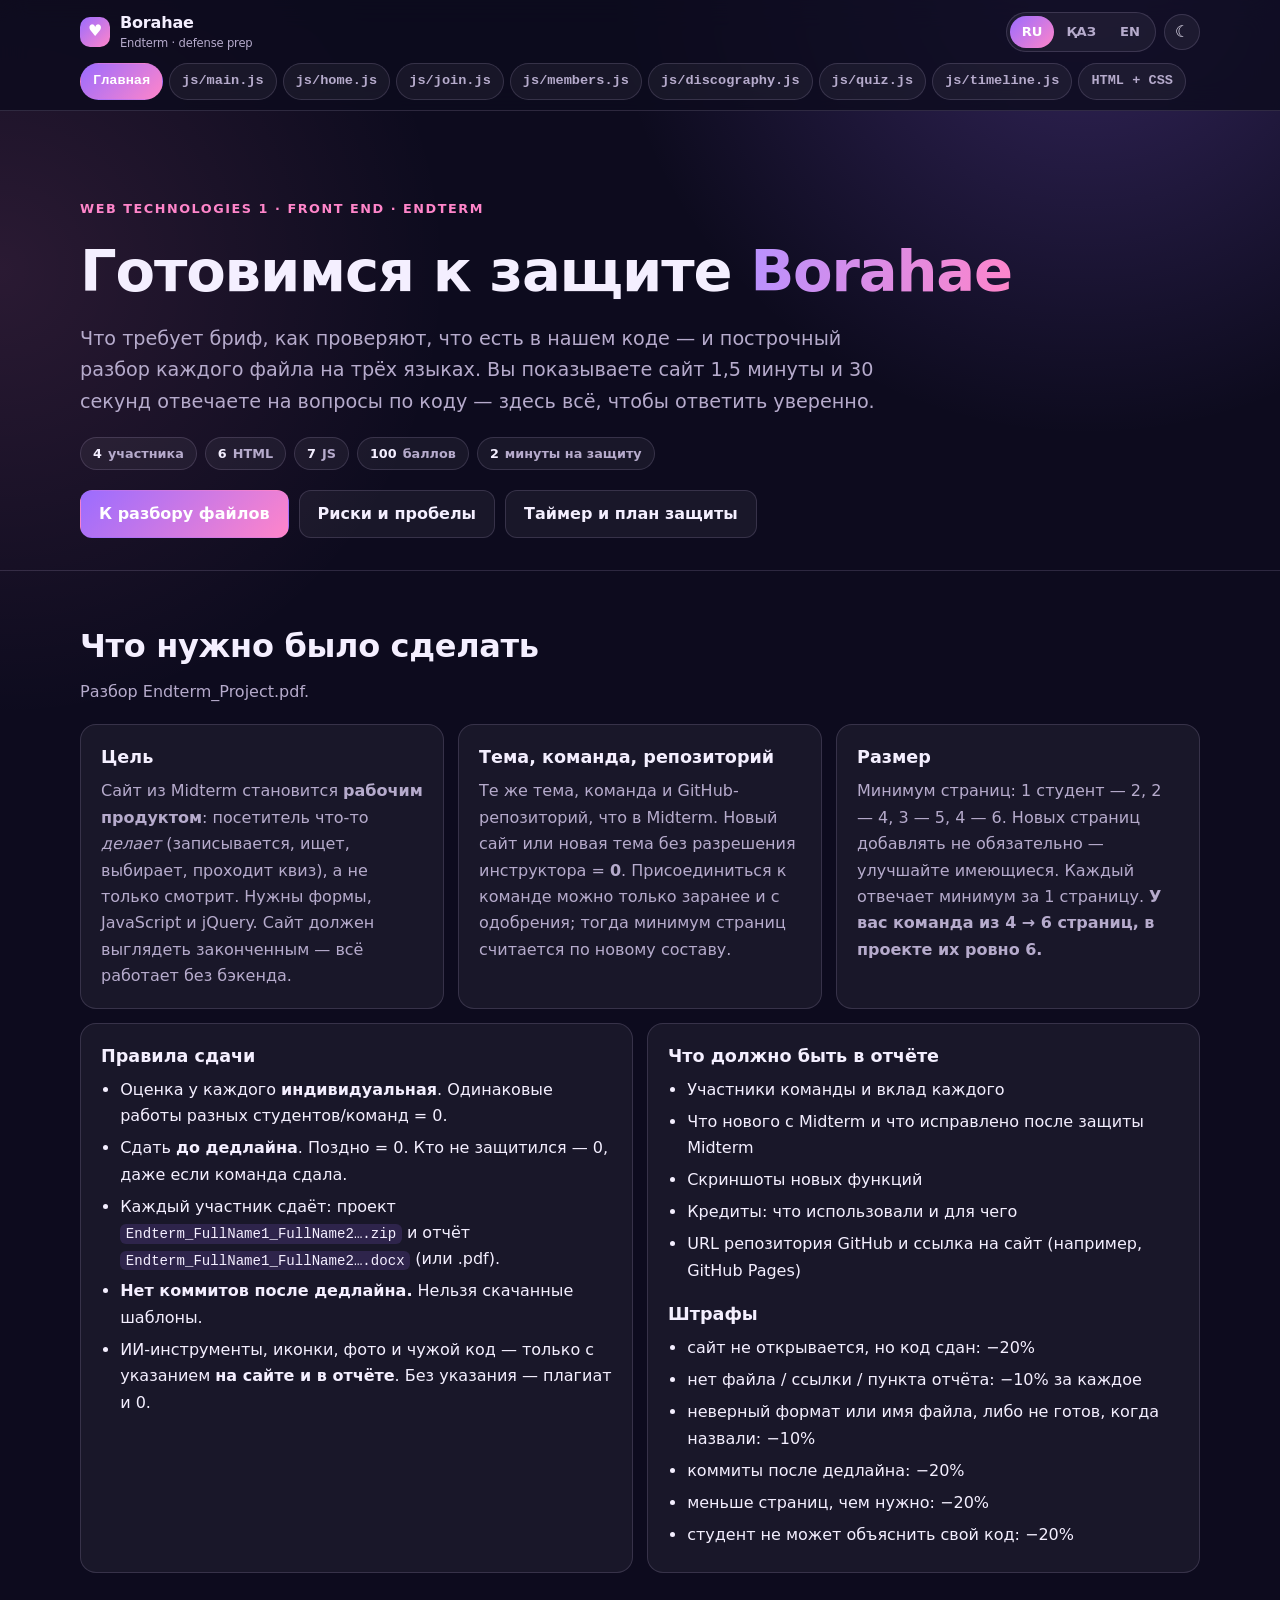
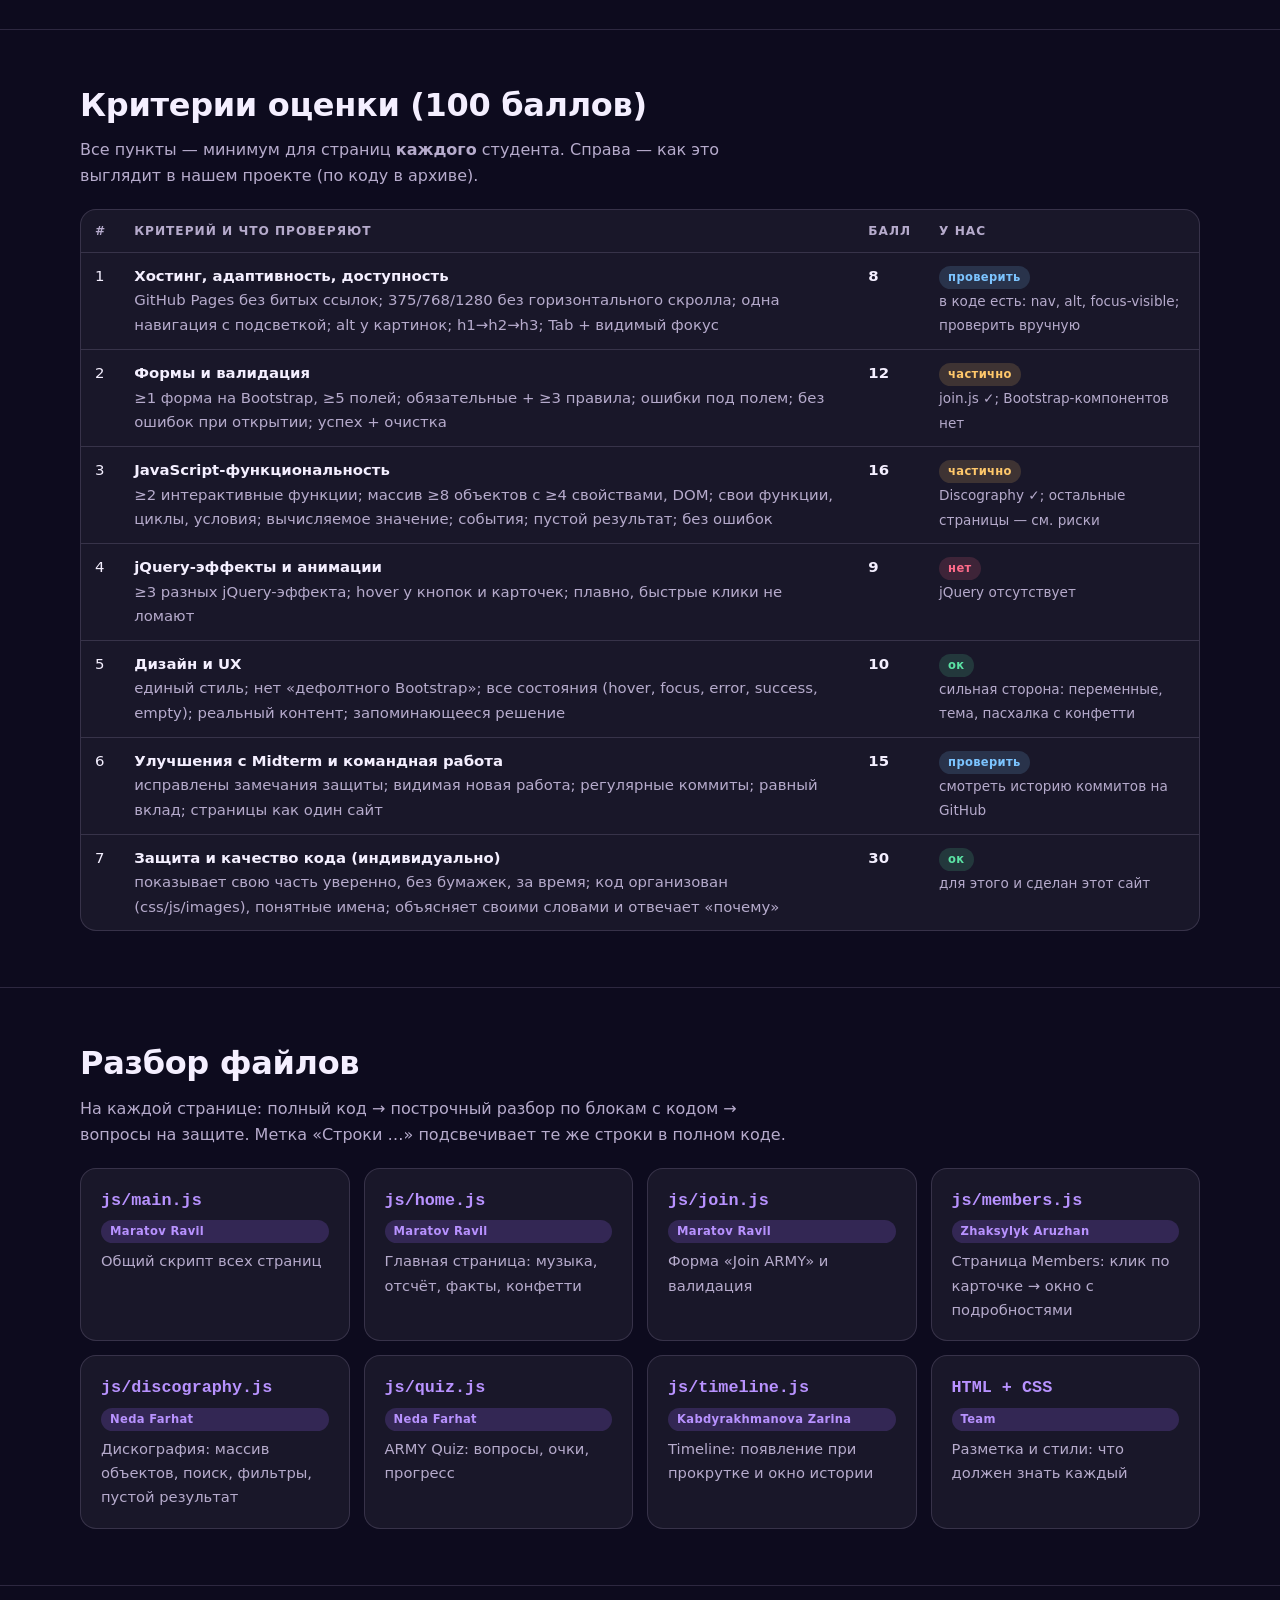
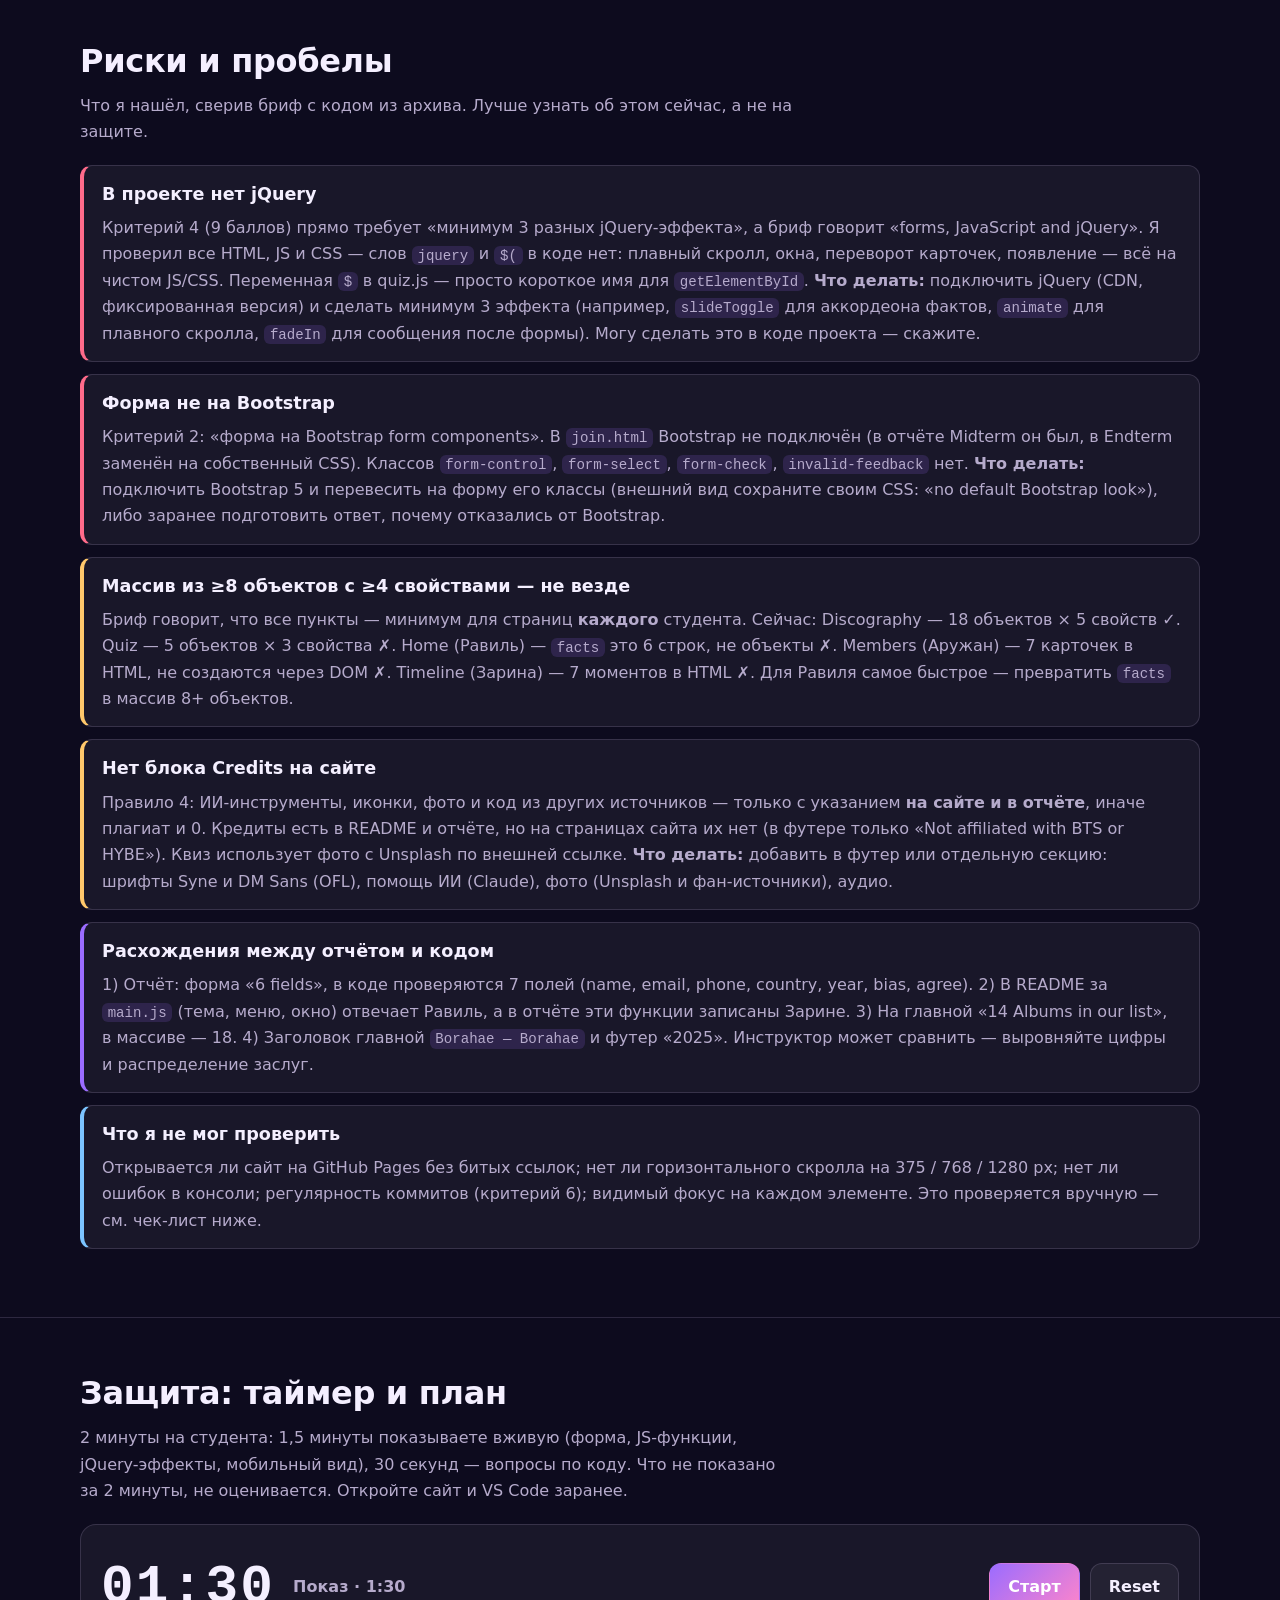
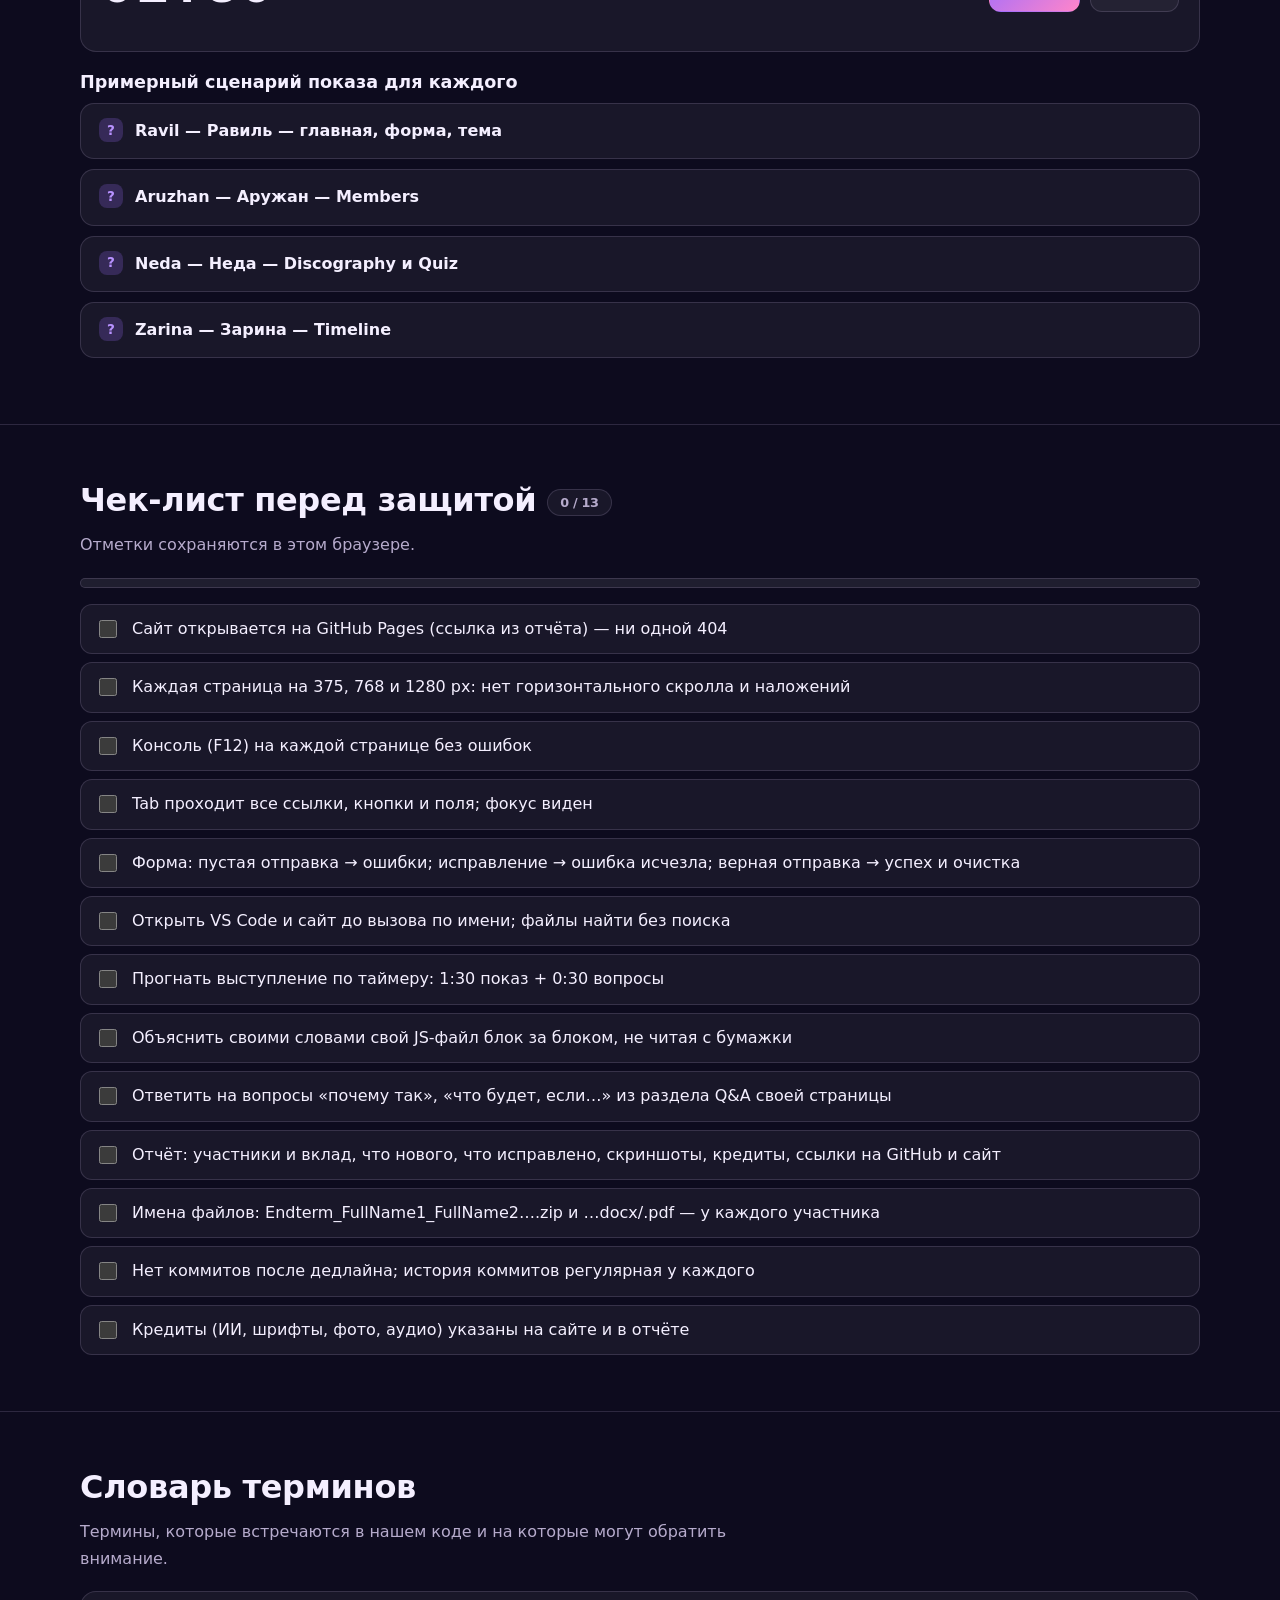
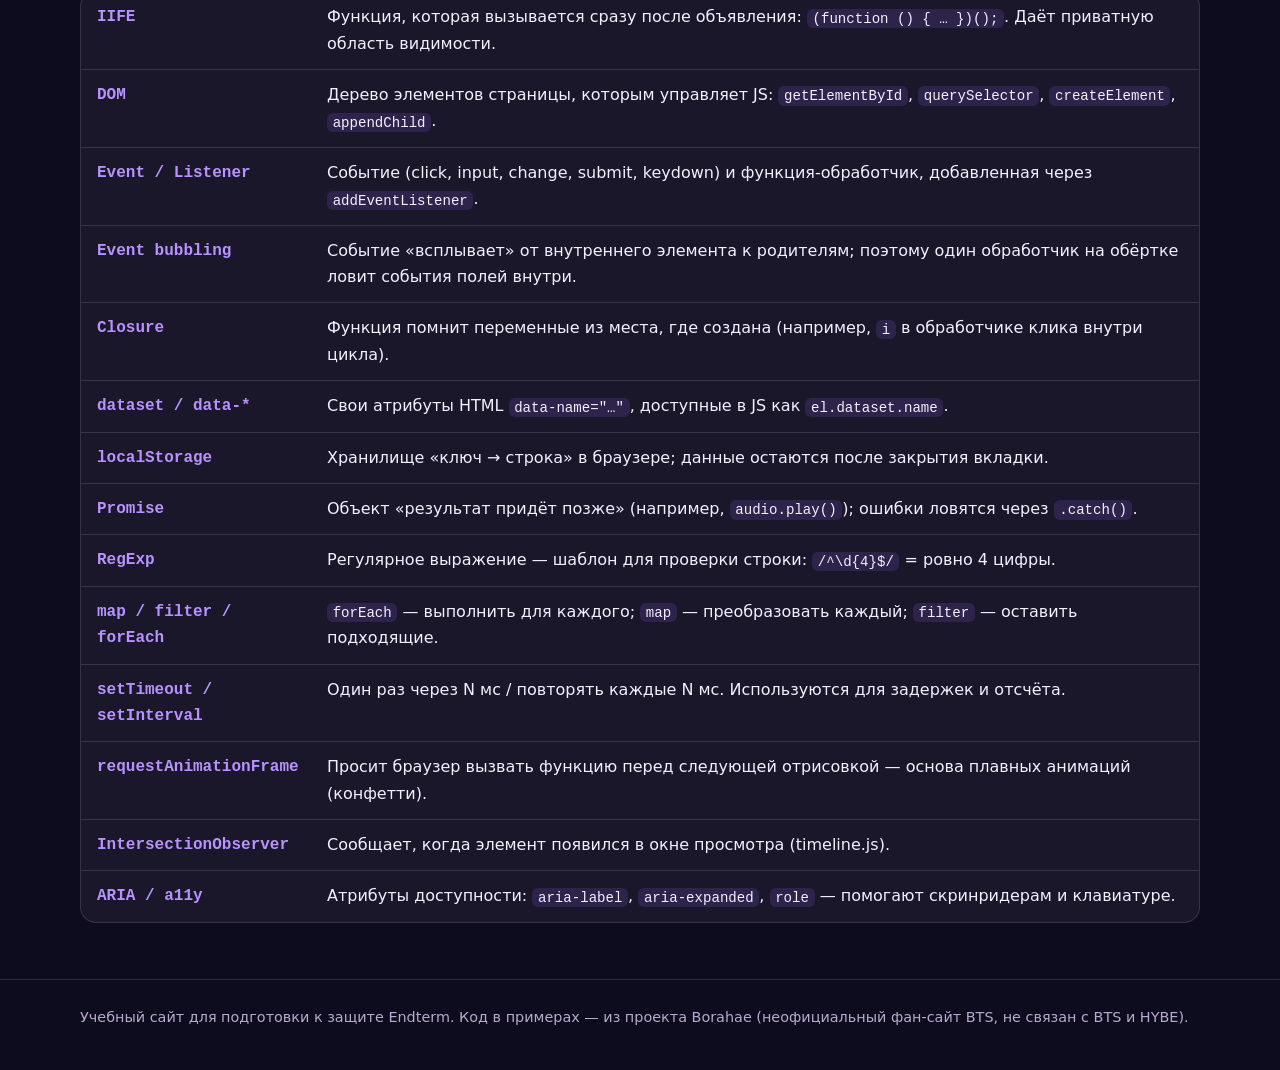
<file: index.html>
<!DOCTYPE html>
<html lang="ru" data-lang="ru" data-theme="dark">
<head>
<meta charset="UTF-8">
<meta name="viewport" content="width=device-width, initial-scale=1">
<title>Главная — Borahae · Endterm prep</title>
<meta name="description" content="Endterm defense prep for the Borahae project">
<link rel="icon" href="data:image/svg+xml,%3Csvg xmlns='http://www.w3.org/2000/svg' viewBox='0 0 32 32'%3E%3Crect width='32' height='32' rx='8' fill='%239b6cff'/%3E%3Ctext x='16' y='22' font-size='18' text-anchor='middle' fill='white'%3E%3C/text%3E%3C/svg%3E">
<script>try{var d=document.documentElement,l=localStorage.getItem('bdp-lang'),t=localStorage.getItem('bdp-theme');if(l){d.setAttribute('data-lang',l);d.setAttribute('lang',l)}if(t)d.setAttribute('data-theme',t)}catch(e){}</script>
<link rel="stylesheet" href="css/site.css">
</head>
<body data-title-ru="Главная — Borahae · Endterm prep" data-title-kk="Басты бет — Borahae · Endterm prep" data-title-en="Home — Borahae · Endterm prep">
<header class="site-header">
<div class="wrap">
<div class="bar">
<a class="brand" href="index.html"><i aria-hidden="true">♥</i><span>Borahae<small>Endterm · defense prep</small></span></a>
<div class="tools">
<div class="seg" role="group" aria-label="Language">
<button type="button" data-set-lang="ru" aria-pressed="true">RU</button><button type="button" data-set-lang="kk" aria-pressed="false">ҚАЗ</button><button type="button" data-set-lang="en" aria-pressed="false">EN</button>
</div>
<button class="icon-btn" id="themeBtn" type="button" aria-label="Theme">☾</button>
</div>
</div>
<nav class="filestrip" aria-label="Pages"><a href="index.html" aria-current="page"><span class="t" lang="ru">Главная</span><span class="t" lang="kk">Басты бет</span><span class="t" lang="en">Home</span></a><a href="main-js.html">js/main.js</a><a href="home-js.html">js/home.js</a><a href="join-js.html">js/join.js</a><a href="members-js.html">js/members.js</a><a href="discography-js.html">js/discography.js</a><a href="quiz-js.html">js/quiz.js</a><a href="timeline-js.html">js/timeline.js</a><a href="html-css.html">HTML + CSS</a></nav>
</div>
</header>
<main>

<section class="hero"><div class="wrap">
<span class="eyebrow">WEB Technologies 1 · Front End · Endterm</span>
<h1><span class="t" lang="ru">Готовимся к защите <em>Borahae</em></span><span class="t" lang="kk">Қорғауға дайындалу: <em>Borahae</em></span><span class="t" lang="en">Preparing the <em>Borahae</em> defense</span></h1>
<p class="lead"><span class="t" lang="ru">Что требует бриф, как проверяют, что есть в нашем коде — и построчный разбор каждого файла на трёх языках. Вы показываете сайт 1,5 минуты и 30 секунд отвечаете на вопросы по коду — здесь всё, чтобы ответить уверенно.</span><span class="t" lang="kk">Бриф не талап етеді, қалай тексереді, біздің кодта не бар — және әр файлдың үш тілдегі жолма-жол талдауы. Сайтты 1,5 минут көрсетіп, 30 секунд код бойынша сұрақтарға жауап бересіз — сенімді жауап беруге қажеттінің бәрі осында.</span><span class="t" lang="en">What the brief demands, how it is graded, what our code has — and a line-by-line breakdown of every file in three languages. You show the site for 1.5 minutes and answer code questions for 30 seconds — everything to answer with confidence is here.</span></p>
<div class="chips"><span class="chip"><b>4</b> <span class="t" lang="ru">участника</span><span class="t" lang="kk">қатысушы</span><span class="t" lang="en">members</span></span><span class="chip"><b>6</b> HTML</span><span class="chip"><b>7</b> JS</span><span class="chip"><b>100</b> <span class="t" lang="ru">баллов</span><span class="t" lang="kk">ұпай</span><span class="t" lang="en">points</span></span><span class="chip"><b>2</b> <span class="t" lang="ru">минуты на защиту</span><span class="t" lang="kk">минут қорғауға</span><span class="t" lang="en">minutes to defend</span></span></div>
<div class="btn-row"><a class="btn primary" href="#files"><span class="t" lang="ru">К разбору файлов</span><span class="t" lang="kk">Файлдар талдауына</span><span class="t" lang="en">To the file walkthroughs</span></a><a class="btn" href="#risks"><span class="t" lang="ru">Риски и пробелы</span><span class="t" lang="kk">Тәуекелдер мен олқылықтар</span><span class="t" lang="en">Risks and gaps</span></a><a class="btn" href="#defense"><span class="t" lang="ru">Таймер и план защиты</span><span class="t" lang="kk">Таймер және қорғау жоспары</span><span class="t" lang="en">Timer and defense plan</span></a></div>
</div></section>

<section class="section" id="task"><div class="wrap">
<h2><span class="t" lang="ru">Что нужно было сделать</span><span class="t" lang="kk">Не істеу керек болды</span><span class="t" lang="en">What had to be done</span></h2>
<p class="sub"><span class="t" lang="ru">Разбор Endterm_Project.pdf.</span><span class="t" lang="kk">Endterm_Project.pdf талдауы.</span><span class="t" lang="en">Breakdown of Endterm_Project.pdf.</span></p>
<div class="grid g3"><div class="card"><h3><span class="t" lang="ru">Цель</span><span class="t" lang="kk">Мақсаты</span><span class="t" lang="en">Goal</span></h3><p style="margin:0;color:var(--muted)"><span class="t" lang="ru">Сайт из Midterm становится <b>рабочим продуктом</b>: посетитель что-то <i>делает</i> (записывается, ищет, выбирает, проходит квиз), а не только смотрит. Нужны формы, JavaScript и jQuery. Сайт должен выглядеть законченным — всё работает без бэкенда.</span><span class="t" lang="kk">Midterm сайты <b>жұмыс істейтін өнімге</b> айналады: келушінің бірдеңені <i>істей</i> алуы (жазылу, іздеу, таңдау, викторина), тек қарап шықпауы керек. Формалар, JavaScript және jQuery қажет. Сайт аяқталған көрінуі тиіс — бәрі бэкендсіз жұмыс істейді.</span><span class="t" lang="en">The Midterm site becomes a <b>working product</b>: a visitor <i>does</i> something (books, searches, chooses, takes a quiz) instead of only looking. You need forms, JavaScript and jQuery. The site must look finished — everything works without a backend.</span></p></div><div class="card"><h3><span class="t" lang="ru">Тема, команда, репозиторий</span><span class="t" lang="kk">Тақырып, команда, репозиторий</span><span class="t" lang="en">Topic, team, repository</span></h3><p style="margin:0;color:var(--muted)"><span class="t" lang="ru">Те же тема, команда и GitHub-репозиторий, что в Midterm. Новый сайт или новая тема без разрешения инструктора = <b>0</b>. Присоединиться к команде можно только заранее и с одобрения; тогда минимум страниц считается по новому составу.</span><span class="t" lang="kk">Midterm-дағыдай тақырып, команда және GitHub-репозиторий. Нұсқаушының рұқсатынсыз жаңа сайт немесе жаңа тақырып = <b>0</b>. Командаға тек алдын ала және рұқсатпен қосылуға болады; сонда беттердің ең аз саны жаңа құрам бойынша есептеледі.</span><span class="t" lang="en">The same topic, team and GitHub repository as in the Midterm. A new website or topic without the instructor’s permission = <b>0</b>. You may join a team only in advance with approval; then the page minimum counts for the new team size.</span></p></div><div class="card"><h3><span class="t" lang="ru">Размер</span><span class="t" lang="kk">Көлемі</span><span class="t" lang="en">Size</span></h3><p style="margin:0;color:var(--muted)"><span class="t" lang="ru">Минимум страниц: 1 студент — 2, 2 — 4, 3 — 5, 4 — 6. Новых страниц добавлять не обязательно — улучшайте имеющиеся. Каждый отвечает минимум за 1 страницу. <b>У вас команда из 4 → 6 страниц, в проекте их ровно 6.</b></span><span class="t" lang="kk">Беттердің ең аз саны: 1 студент — 2, 2 — 4, 3 — 5, 4 — 6. Жаңа бет қосу міндетті емес — барларын жақсартыңыз. Әркім кемінде 1 бет үшін жауап береді. <b>Сіздің команда 4 адам → 6 бет, жобада дәл 6 бар.</b></span><span class="t" lang="en">Minimum pages: 1 student — 2, 2 — 4, 3 — 5, 4 — 6. New pages are not required — improve existing ones. Everyone owns at least 1 page. <b>Your team has 4 → 6 pages, and the project has exactly 6.</b></span></p></div></div>
<div class="grid g2" style="margin-top:14px">
<div class="card"><h3><span class="t" lang="ru">Правила сдачи</span><span class="t" lang="kk">Тапсыру ережелері</span><span class="t" lang="en">Submission rules</span></h3><ul><li><span class="t" lang="ru">Оценка у каждого <b>индивидуальная</b>. Одинаковые работы разных студентов/команд = 0.</span><span class="t" lang="kk">Әр студенттің бағасы <b>жеке</b>. Әртүрлі студенттердің/командалардың бірдей жұмыстары = 0.</span><span class="t" lang="en">Every student gets an <b>individual</b> grade. Identical works of different students/teams = 0.</span></li><li><span class="t" lang="ru">Сдать <b>до дедлайна</b>. Поздно = 0. Кто не защитился — 0, даже если команда сдала.</span><span class="t" lang="kk"><b>Дедлайнға дейін</b> тапсыру. Кеш = 0. Қорғалмаған студент — команда тапсырса да 0.</span><span class="t" lang="en">Submit <b>before the deadline</b>. Late = 0. A student who does not defend gets 0 even if the team submitted.</span></li><li><span class="t" lang="ru">Каждый участник сдаёт: проект <code>Endterm_FullName1_FullName2….zip</code> и отчёт <code>Endterm_FullName1_FullName2….docx</code> (или .pdf).</span><span class="t" lang="kk">Әр қатысушы тапсырады: жоба <code>Endterm_FullName1_FullName2….zip</code> және есеп <code>Endterm_FullName1_FullName2….docx</code> (немесе .pdf).</span><span class="t" lang="en">Every member submits: the project <code>Endterm_FullName1_FullName2….zip</code> and the report <code>Endterm_FullName1_FullName2….docx</code> (or .pdf).</span></li><li><span class="t" lang="ru"><b>Нет коммитов после дедлайна.</b> Нельзя скачанные шаблоны.</span><span class="t" lang="kk">Дедлайннан кейін <b>коммит жоқ.</b> Жүктелген үлгілерге болмайды.</span><span class="t" lang="en"><b>No commits after the deadline.</b> No downloaded templates.</span></li><li><span class="t" lang="ru">ИИ-инструменты, иконки, фото и чужой код — только с указанием <b>на сайте и в отчёте</b>. Без указания — плагиат и 0.</span><span class="t" lang="kk">ЖИ құралдары, белгішелер, фото және бөтен код — тек <b>сайтта және есепте</b> көрсетілсе. Көрсетілмесе — плагиат және 0.</span><span class="t" lang="en">AI tools, icons, photos and code from other sources — only with credit <b>on the website and in the report</b>. Without it: plagiarism and 0.</span></li></ul></div>
<div class="card"><h3><span class="t" lang="ru">Что должно быть в отчёте</span><span class="t" lang="kk">Есепте не болуы керек</span><span class="t" lang="en">What the report must contain</span></h3><ul><li><span class="t" lang="ru">Участники команды и вклад каждого</span><span class="t" lang="kk">Команда мүшелері және әрқайсысының үлесі</span><span class="t" lang="en">Team members and the contribution of each</span></li><li><span class="t" lang="ru">Что нового с Midterm и что исправлено после защиты Midterm</span><span class="t" lang="kk">Midterm-нен кейін не жаңа және Midterm қорғауынан кейін не түзетілді</span><span class="t" lang="en">What is new since the Midterm and what was fixed after the Midterm defense</span></li><li><span class="t" lang="ru">Скриншоты новых функций</span><span class="t" lang="kk">Жаңа функциялардың скриншоттары</span><span class="t" lang="en">Screenshots of the new features</span></li><li><span class="t" lang="ru">Кредиты: что использовали и для чего</span><span class="t" lang="kk">Кредиттер: нені және не үшін қолданғаныңыз</span><span class="t" lang="en">Credits: what you used and for what</span></li><li><span class="t" lang="ru">URL репозитория GitHub и ссылка на сайт (например, GitHub Pages)</span><span class="t" lang="kk">GitHub репозиторийінің URL-ы және сайт сілтемесі (мысалы, GitHub Pages)</span><span class="t" lang="en">The GitHub repository URL and the deployed website link (e.g. GitHub Pages)</span></li></ul><h3 style="margin-top:16px"><span class="t" lang="ru">Штрафы</span><span class="t" lang="kk">Айыппұлдар</span><span class="t" lang="en">Penalties</span></h3><ul><li><span class="t" lang="ru">сайт не открывается, но код сдан: −20%</span><span class="t" lang="kk">сайт ашылмайды, бірақ код тапсырылған: −20%</span><span class="t" lang="en">website does not open but code submitted: −20%</span></li><li><span class="t" lang="ru">нет файла / ссылки / пункта отчёта: −10% за каждое</span><span class="t" lang="kk">файл / сілтеме / есеп тармағы жоқ: әрқайсысына −10%</span><span class="t" lang="en">a missing file / link / report item: −10% each</span></li><li><span class="t" lang="ru">неверный формат или имя файла, либо не готов, когда назвали: −10%</span><span class="t" lang="kk">файл форматы немесе аты қате, не атаған кезде дайын емес: −10%</span><span class="t" lang="en">wrong file format or name, or not ready when your name is called: −10%</span></li><li><span class="t" lang="ru">коммиты после дедлайна: −20%</span><span class="t" lang="kk">дедлайннан кейінгі коммиттер: −20%</span><span class="t" lang="en">commits after the deadline: −20%</span></li><li><span class="t" lang="ru">меньше страниц, чем нужно: −20%</span><span class="t" lang="kk">қажеттіден аз бет: −20%</span><span class="t" lang="en">fewer pages than required: −20%</span></li><li><span class="t" lang="ru">студент не может объяснить свой код: −20%</span><span class="t" lang="kk">студент өз кодын түсіндіре алмайды: −20%</span><span class="t" lang="en">the student cannot explain their own code: −20%</span></li></ul></div>
</div></div></section>

<section class="section" id="grading"><div class="wrap">
<h2><span class="t" lang="ru">Критерии оценки (100 баллов)</span><span class="t" lang="kk">Бағалау критерийлері (100 ұпай)</span><span class="t" lang="en">Grading criteria (100 points)</span></h2>
<p class="sub"><span class="t" lang="ru">Все пункты — минимум для страниц <b>каждого</b> студента. Справа — как это выглядит в нашем проекте (по коду в архиве).</span><span class="t" lang="kk">Барлық тармақ — <b>әр</b> студенттің беттері үшін ең аз талап. Оң жақта — біздің жобада қалай екені (архивтегі код бойынша).</span><span class="t" lang="en">All items are a minimum for <b>each</b> student’s pages. On the right: how it looks in our project (judging by the code in the archive).</span></p>
<div class="tablewrap"><table><thead><tr><th>#</th><th><span class="t" lang="ru">Критерий и что проверяют</span><span class="t" lang="kk">Критерий және не тексеріледі</span><span class="t" lang="en">Criterion and what is checked</span></th><th><span class="t" lang="ru">Балл</span><span class="t" lang="kk">Ұпай</span><span class="t" lang="en">Pts</span></th><th><span class="t" lang="ru">У нас</span><span class="t" lang="kk">Бізде</span><span class="t" lang="en">Ours</span></th></tr></thead><tbody><tr><td>1</td><td><b><span class="t" lang="ru">Хостинг, адаптивность, доступность</span><span class="t" lang="kk">Хостинг, бейімделгіштік, қолжетімділік</span><span class="t" lang="en">Hosting, responsiveness, accessibility</span></b><br><span style="color:var(--muted)"><span class="t" lang="ru">GitHub Pages без битых ссылок; 375/768/1280 без горизонтального скролла; одна навигация с подсветкой; alt у картинок; h1→h2→h3; Tab + видимый фокус</span><span class="t" lang="kk">GitHub Pages сынған сілтемесіз; 375/768/1280 көлденең скроллсыз; белгіленген бір навигация; суреттерде alt; h1→h2→h3; Tab + көрінетін фокус</span><span class="t" lang="en">GitHub Pages with no broken links; 375/768/1280 with no horizontal scroll; one highlighted nav; alt text; h1→h2→h3; Tab + visible focus</span></span></td><td class="pts">8</td><td><span class="badge check"><span class="t" lang="ru">проверить</span><span class="t" lang="kk">тексеру</span><span class="t" lang="en">verify</span></span><br><span style="color:var(--muted);font-size:.85rem"><span class="t" lang="ru">в коде есть: nav, alt, focus-visible; проверить вручную</span><span class="t" lang="kk">кодта бар: nav, alt, focus-visible; қолмен тексеріңіз</span><span class="t" lang="en">in code: nav, alt, focus-visible; verify manually</span></span></td></tr><tr><td>2</td><td><b><span class="t" lang="ru">Формы и валидация</span><span class="t" lang="kk">Формалар және валидация</span><span class="t" lang="en">Forms and validation</span></b><br><span style="color:var(--muted)"><span class="t" lang="ru">≥1 форма на Bootstrap, ≥5 полей; обязательные + ≥3 правила; ошибки под полем; без ошибок при открытии; успех + очистка</span><span class="t" lang="kk">≥1 Bootstrap форма, ≥5 өріс; міндетті + ≥3 ереже; өріс астында қате; ашылғанда қате жоқ; сәттілік + тазалау</span><span class="t" lang="en">≥1 Bootstrap form, ≥5 fields; required + ≥3 rules; errors under fields; none on open; success + clear</span></span></td><td class="pts">12</td><td><span class="badge warn"><span class="t" lang="ru">частично</span><span class="t" lang="kk">ішінара</span><span class="t" lang="en">partial</span></span><br><span style="color:var(--muted);font-size:.85rem"><span class="t" lang="ru">join.js ✓; Bootstrap-компонентов нет</span><span class="t" lang="kk">join.js ✓; Bootstrap компоненттері жоқ</span><span class="t" lang="en">join.js ✓; no Bootstrap components</span></span></td></tr><tr><td>3</td><td><b><span class="t" lang="ru">JavaScript-функциональность</span><span class="t" lang="kk">JavaScript функционалдығы</span><span class="t" lang="en">JavaScript functionality</span></b><br><span style="color:var(--muted)"><span class="t" lang="ru">≥2 интерактивные функции; массив ≥8 объектов с ≥4 свойствами, DOM; свои функции, циклы, условия; вычисляемое значение; события; пустой результат; без ошибок</span><span class="t" lang="kk">≥2 интерактивті функция; ≥4 қасиетті ≥8 нысан массиві, DOM; өз функциялар, циклдар, шарттар; есептелетін мән; оқиғалар; бос нәтиже; қатесіз</span><span class="t" lang="en">≥2 interactive features; array of ≥8 objects with ≥4 properties, DOM; own functions, loops, conditions; calculated value; events; empty result; no errors</span></span></td><td class="pts">16</td><td><span class="badge warn"><span class="t" lang="ru">частично</span><span class="t" lang="kk">ішінара</span><span class="t" lang="en">partial</span></span><br><span style="color:var(--muted);font-size:.85rem"><span class="t" lang="ru">Discography ✓; остальные страницы — см. риски</span><span class="t" lang="kk">Discography ✓; қалған беттер — тәуекелдерді қараңыз</span><span class="t" lang="en">Discography ✓; other pages — see risks</span></span></td></tr><tr><td>4</td><td><b><span class="t" lang="ru">jQuery-эффекты и анимации</span><span class="t" lang="kk">jQuery эффектілері және анимациялар</span><span class="t" lang="en">jQuery effects and animations</span></b><br><span style="color:var(--muted)"><span class="t" lang="ru">≥3 разных jQuery-эффекта; hover у кнопок и карточек; плавно, быстрые клики не ломают</span><span class="t" lang="kk">≥3 түрлі jQuery эффектісі; батырмалар мен карточкаларда hover; тегіс, жылдам шертулер бұзбайды</span><span class="t" lang="en">≥3 different jQuery effects; hover on buttons and cards; smooth, fast clicks do not break</span></span></td><td class="pts">9</td><td><span class="badge bad"><span class="t" lang="ru">нет</span><span class="t" lang="kk">жоқ</span><span class="t" lang="en">missing</span></span><br><span style="color:var(--muted);font-size:.85rem"><span class="t" lang="ru">jQuery отсутствует</span><span class="t" lang="kk">jQuery жоқ</span><span class="t" lang="en">jQuery is missing</span></span></td></tr><tr><td>5</td><td><b><span class="t" lang="ru">Дизайн и UX</span><span class="t" lang="kk">Дизайн және UX</span><span class="t" lang="en">Design and UX</span></b><br><span style="color:var(--muted)"><span class="t" lang="ru">единый стиль; нет «дефолтного Bootstrap»; все состояния (hover, focus, error, success, empty); реальный контент; запоминающееся решение</span><span class="t" lang="kk">бірыңғай стиль; «дефолтты Bootstrap» жоқ; барлық күй (hover, focus, error, success, empty); нақты контент; есте қалатын шешім</span><span class="t" lang="en">one style; no default Bootstrap look; every state (hover, focus, error, success, empty); real content; a memorable feature</span></span></td><td class="pts">10</td><td><span class="badge ok"><span class="t" lang="ru">ок</span><span class="t" lang="kk">жақсы</span><span class="t" lang="en">ok</span></span><br><span style="color:var(--muted);font-size:.85rem"><span class="t" lang="ru">сильная сторона: переменные, тема, пасхалка с конфетти</span><span class="t" lang="kk">күшті жағы: айнымалылар, тақырып, конфетти пасхалкасы</span><span class="t" lang="en">strong side: variables, theme, confetti easter egg</span></span></td></tr><tr><td>6</td><td><b><span class="t" lang="ru">Улучшения с Midterm и командная работа</span><span class="t" lang="kk">Midterm-нен кейінгі жақсартулар және командалық жұмыс</span><span class="t" lang="en">Improvements since the Midterm and teamwork</span></b><br><span style="color:var(--muted)"><span class="t" lang="ru">исправлены замечания защиты; видимая новая работа; регулярные коммиты; равный вклад; страницы как один сайт</span><span class="t" lang="kk">қорғау ескертпелері түзетілген; көрінетін жаңа жұмыс; тұрақты коммиттер; тең үлес; беттер бір сайттай</span><span class="t" lang="en">fixes from the Midterm defense; visible new work; regular commits; equal contribution; pages look like one site</span></span></td><td class="pts">15</td><td><span class="badge check"><span class="t" lang="ru">проверить</span><span class="t" lang="kk">тексеру</span><span class="t" lang="en">verify</span></span><br><span style="color:var(--muted);font-size:.85rem"><span class="t" lang="ru">смотреть историю коммитов на GitHub</span><span class="t" lang="kk">GitHub-тағы коммиттер тарихын қараңыз</span><span class="t" lang="en">check the GitHub commit history</span></span></td></tr><tr><td>7</td><td><b><span class="t" lang="ru">Защита и качество кода (индивидуально)</span><span class="t" lang="kk">Қорғау және код сапасы (жеке)</span><span class="t" lang="en">Defense and code quality (individual)</span></b><br><span style="color:var(--muted)"><span class="t" lang="ru">показывает свою часть уверенно, без бумажек, за время; код организован (css/js/images), понятные имена; объясняет своими словами и отвечает «почему»</span><span class="t" lang="kk">өз бөлігін сенімді көрсетеді, қағазсыз, уақытында; код реттелген (css/js/images), түсінікті аттар; өз сөзімен түсіндіреді және «неге» деп жауап береді</span><span class="t" lang="en">presents own part confidently, no notes, on time; organised code (css/js/images), clear names; explains in own words and answers “why”</span></span></td><td class="pts">30</td><td><span class="badge ok"><span class="t" lang="ru">ок</span><span class="t" lang="kk">жақсы</span><span class="t" lang="en">ok</span></span><br><span style="color:var(--muted);font-size:.85rem"><span class="t" lang="ru">для этого и сделан этот сайт</span><span class="t" lang="kk">осы сайт дәл осы үшін жасалған</span><span class="t" lang="en">this is what this site is for</span></span></td></tr></tbody></table></div>
</div></section>

<section class="section" id="files"><div class="wrap">
<h2><span class="t" lang="ru">Разбор файлов</span><span class="t" lang="kk">Файлдар талдауы</span><span class="t" lang="en">File walkthroughs</span></h2>
<p class="sub"><span class="t" lang="ru">На каждой странице: полный код → построчный разбор по блокам с кодом → вопросы на защите. Метка «Строки …» подсвечивает те же строки в полном коде.</span><span class="t" lang="kk">Әр бетте: толық код → кодты қамтитын блок-блокпен жолма-жол талдау → қорғаудағы сұрақтар. «Жолдар …» белгісі толық кодтағы сол жолдарды түспен көрсетеді.</span><span class="t" lang="en">Each page: full code → line-by-line walkthrough by blocks with code → defense questions. A “Lines …” badge highlights the same lines in the full code.</span></p>
<div class="grid g3"><a class="card filecard" href="main-js.html"><span class="fn">js/main.js</span><span class="badge own">Maratov Ravil</span><p><span class="t" lang="ru">Общий скрипт всех страниц</span><span class="t" lang="kk">Барлық беттің ортақ скрипті</span><span class="t" lang="en">Shared script for every page</span></p></a><a class="card filecard" href="home-js.html"><span class="fn">js/home.js</span><span class="badge own">Maratov Ravil</span><p><span class="t" lang="ru">Главная страница: музыка, отсчёт, факты, конфетти</span><span class="t" lang="kk">Басты бет: музыка, кері санақ, фактілер, конфетти</span><span class="t" lang="en">Home page: music, countdown, facts, confetti</span></p></a><a class="card filecard" href="join-js.html"><span class="fn">js/join.js</span><span class="badge own">Maratov Ravil</span><p><span class="t" lang="ru">Форма «Join ARMY» и валидация</span><span class="t" lang="kk">«Join ARMY» формасы және валидация</span><span class="t" lang="en">“Join ARMY” form and validation</span></p></a><a class="card filecard" href="members-js.html"><span class="fn">js/members.js</span><span class="badge own">Zhaksylyk Aruzhan</span><p><span class="t" lang="ru">Страница Members: клик по карточке → окно с подробностями</span><span class="t" lang="kk">Members беті: карточканы басу → толық мәлімет терезесі</span><span class="t" lang="en">Members page: card click → details modal</span></p></a><a class="card filecard" href="discography-js.html"><span class="fn">js/discography.js</span><span class="badge own">Neda Farhat</span><p><span class="t" lang="ru">Дискография: массив объектов, поиск, фильтры, пустой результат</span><span class="t" lang="kk">Дискография: нысандар массиві, іздеу, сүзгілер, бос нәтиже</span><span class="t" lang="en">Discography: array of objects, search, filters, empty state</span></p></a><a class="card filecard" href="quiz-js.html"><span class="fn">js/quiz.js</span><span class="badge own">Neda Farhat</span><p><span class="t" lang="ru">ARMY Quiz: вопросы, очки, прогресс</span><span class="t" lang="kk">ARMY Quiz: сұрақтар, ұпайлар, прогресс</span><span class="t" lang="en">ARMY Quiz: questions, score, progress</span></p></a><a class="card filecard" href="timeline-js.html"><span class="fn">js/timeline.js</span><span class="badge own">Kabdyrakhmanova Zarina</span><p><span class="t" lang="ru">Timeline: появление при прокрутке и окно истории</span><span class="t" lang="kk">Timeline: айналдырғанда пайда болу және тарих терезесі</span><span class="t" lang="en">Timeline: scroll reveal and story modal</span></p></a><a class="card filecard" href="html-css.html"><span class="fn">HTML + CSS</span><span class="badge own">Team</span><p><span class="t" lang="ru">Разметка и стили: что должен знать каждый</span><span class="t" lang="kk">Белгілеме және стильдер: әрқайсысы білуі тиіс нәрсе</span><span class="t" lang="en">Markup and styles: what everyone should know</span></p></a></div>
</div></section>

<section class="section" id="risks"><div class="wrap">
<h2><span class="t" lang="ru">Риски и пробелы</span><span class="t" lang="kk">Тәуекелдер мен олқылықтар</span><span class="t" lang="en">Risks and gaps</span></h2>
<p class="sub"><span class="t" lang="ru">Что я нашёл, сверив бриф с кодом из архива. Лучше узнать об этом сейчас, а не на защите.</span><span class="t" lang="kk">Брифті архивтегі кодпен салыстырғанда мен тапқан нәрселер. Мұны қорғауда емес, қазір білген жөн.</span><span class="t" lang="en">What I found comparing the brief with the code in the archive. Better to learn it now than at the defense.</span></p>
<div class="risk high"><h3><span class="t" lang="ru">В проекте нет jQuery</span><span class="t" lang="kk">Жобада jQuery жоқ</span><span class="t" lang="en">There is no jQuery in the project</span></h3><p><span class="t" lang="ru">Критерий 4 (9 баллов) прямо требует «минимум 3 разных jQuery-эффекта», а бриф говорит «forms, JavaScript and jQuery». Я проверил все HTML, JS и CSS — слов <code>jquery</code> и <code>$(</code> в коде нет: плавный скролл, окна, переворот карточек, появление — всё на чистом JS/CSS. Переменная <code>$</code> в quiz.js — просто короткое имя для <code>getElementById</code>. <b>Что делать:</b> подключить jQuery (CDN, фиксированная версия) и сделать минимум 3 эффекта (например, <code>slideToggle</code> для аккордеона фактов, <code>animate</code> для плавного скролла, <code>fadeIn</code> для сообщения после формы). Могу сделать это в коде проекта — скажите.</span><span class="t" lang="kk">4-критерий (9 ұпай) «кемінде 3 түрлі jQuery-эффект» дегенді тікелей талап етеді, ал бриф «forms, JavaScript and jQuery» дейді. Мен барлық HTML, JS және CSS тексердім — кодта <code>jquery</code> және <code>$(</code> сөздері жоқ: тегіс скролл, терезелер, карточкаларды аудару, пайда болу — бәрі таза JS/CSS. quiz.js-тегі <code>$</code> айнымалысы — <code>getElementById</code> үшін қысқа ат қана. <b>Не істеу керек:</b> jQuery қосу (CDN, бекітілген нұсқа) және кемінде 3 эффект жасау (мысалы, фактілер аккордеоны үшін <code>slideToggle</code>, тегіс скролл үшін <code>animate</code>, форма кейінгі хабар үшін <code>fadeIn</code>). Мұны жоба кодына өзім қоса аламын — айтыңыз.</span><span class="t" lang="en">Criterion 4 (9 points) explicitly requires “at least 3 different jQuery effects”, and the brief says “forms, JavaScript and jQuery”. I checked every HTML, JS and CSS file — the words <code>jquery</code> and <code>$(</code> do not appear: smooth scroll, modals, card flips, reveal — everything is plain JS/CSS. The <code>$</code> in quiz.js is just a short name for <code>getElementById</code>. <b>What to do:</b> load jQuery (CDN, pinned version) and add at least 3 effects (e.g. <code>slideToggle</code> for a facts accordion, <code>animate</code> for smooth scroll, <code>fadeIn</code> for the post-form message). I can add this to the project code — just say so.</span></p></div><div class="risk high"><h3><span class="t" lang="ru">Форма не на Bootstrap</span><span class="t" lang="kk">Форма Bootstrap-та емес</span><span class="t" lang="en">The form is not built with Bootstrap</span></h3><p><span class="t" lang="ru">Критерий 2: «форма на Bootstrap form components». В <code>join.html</code> Bootstrap не подключён (в отчёте Midterm он был, в Endterm заменён на собственный CSS). Классов <code>form-control</code>, <code>form-select</code>, <code>form-check</code>, <code>invalid-feedback</code> нет. <b>Что делать:</b> подключить Bootstrap 5 и перевесить на форму его классы (внешний вид сохраните своим CSS: «no default Bootstrap look»), либо заранее подготовить ответ, почему отказались от Bootstrap.</span><span class="t" lang="kk">2-критерий: «форма Bootstrap form components негізінде». <code>join.html</code>-де Bootstrap қосылмаған (Midterm есебінде ол болған, Endterm-де өз CSS-ке ауыстырылған). <code>form-control</code>, <code>form-select</code>, <code>form-check</code>, <code>invalid-feedback</code> кластары жоқ. <b>Не істеу керек:</b> Bootstrap 5 қосып, оның кластарын формаға қою (көрінісін өз CSS-пен сақтаңыз: «no default Bootstrap look»), не Bootstrap-тан неге бас тартқаныңызға жауапты алдын ала дайындау.</span><span class="t" lang="en">Criterion 2: “form built with Bootstrap form components”. <code>join.html</code> does not load Bootstrap (the Midterm report had it; the Endterm replaced it with custom CSS). There are no <code>form-control</code>, <code>form-select</code>, <code>form-check</code>, <code>invalid-feedback</code> classes. <b>What to do:</b> load Bootstrap 5 and apply its classes to the form (keep your own look: “no default Bootstrap look”), or prepare an answer for why you dropped Bootstrap.</span></p></div><div class="risk mid"><h3><span class="t" lang="ru">Массив из ≥8 объектов с ≥4 свойствами — не везде</span><span class="t" lang="kk">Кемінде 4 қасиетті ≥8 нысан массиві — бәрінде емес</span><span class="t" lang="en">Array of ≥8 objects with ≥4 properties — not everywhere</span></h3><p><span class="t" lang="ru">Бриф говорит, что все пункты — минимум для страниц <b>каждого</b> студента. Сейчас: Discography — 18 объектов × 5 свойств ✓. Quiz — 5 объектов × 3 свойства ✗. Home (Равиль) — <code>facts</code> это 6 строк, не объекты ✗. Members (Аружан) — 7 карточек в HTML, не создаются через DOM ✗. Timeline (Зарина) — 7 моментов в HTML ✗. Для Равиля самое быстрое — превратить <code>facts</code> в массив 8+ объектов.</span><span class="t" lang="kk">Бриф барлық тармақ <b>әр</b> студенттің беттері үшін ең аз талап дейді. Қазір: Discography — 18 нысан × 5 қасиет ✓. Quiz — 5 нысан × 3 қасиет ✗. Home (Равиль) — <code>facts</code> 6 жол, нысан емес ✗. Members (Аружан) — 7 карточка HTML-де, DOM арқылы жасалмайды ✗. Timeline (Зарина) — 7 сәт HTML-де ✗. Равиль үшін ең жылдамы — <code>facts</code>-ты 8+ нысан массивіне айналдыру.</span><span class="t" lang="en">The brief says every item is a minimum for <b>each</b> student’s pages. Now: Discography — 18 objects × 5 properties ✓. Quiz — 5 objects × 3 properties ✗. Home (Ravil) — <code>facts</code> is 6 strings, not objects ✗. Members (Aruzhan) — 7 cards in HTML, not created via DOM ✗. Timeline (Zarina) — 7 moments in HTML ✗. The quickest fix for Ravil is turning <code>facts</code> into an array of 8+ objects.</span></p></div><div class="risk mid"><h3><span class="t" lang="ru">Нет блока Credits на сайте</span><span class="t" lang="kk">Сайтта Credits блогы жоқ</span><span class="t" lang="en">No Credits block on the website</span></h3><p><span class="t" lang="ru">Правило 4: ИИ-инструменты, иконки, фото и код из других источников — только с указанием <b>на сайте и в отчёте</b>, иначе плагиат и 0. Кредиты есть в README и отчёте, но на страницах сайта их нет (в футере только «Not affiliated with BTS or HYBE»). Квиз использует фото с Unsplash по внешней ссылке. <b>Что делать:</b> добавить в футер или отдельную секцию: шрифты Syne и DM Sans (OFL), помощь ИИ (Claude), фото (Unsplash и фан-источники), аудио.</span><span class="t" lang="kk">4-ереже: ЖИ құралдары, белгішелер, фото және басқа көздерден алынған код — тек <b>сайтта да, есепте де</b> көрсетілсе болады, әйтпесе плагиат және 0. Кредиттер README мен есепте бар, бірақ сайт беттерінде жоқ (футерде тек «Not affiliated with BTS or HYBE»). Викторина Unsplash фотосын сыртқы сілтеме арқылы қолданады. <b>Не істеу керек:</b> футерге немесе бөлек секцияға қосу: Syne және DM Sans қаріптері (OFL), ЖИ көмегі (Claude), фото (Unsplash және фан-көздер), аудио.</span><span class="t" lang="en">Rule 4: AI tools, icons, photos and code from other sources need credit <b>on the website and in the report</b>, otherwise it is plagiarism and 0. Credits exist in the README and report but not on the site pages (the footer only says “Not affiliated with BTS or HYBE”). The quiz uses an Unsplash photo by external link. <b>What to do:</b> add to the footer or a section: fonts Syne and DM Sans (OFL), AI help (Claude), photos (Unsplash and fan sources), audio.</span></p></div><div class="risk low"><h3><span class="t" lang="ru">Расхождения между отчётом и кодом</span><span class="t" lang="kk">Есеп пен код арасындағы алшақтық</span><span class="t" lang="en">Report vs code mismatches</span></h3><p><span class="t" lang="ru">1) Отчёт: форма «6 fields», в коде проверяются 7 полей (name, email, phone, country, year, bias, agree). 2) В README за <code>main.js</code> (тема, меню, окно) отвечает Равиль, а в отчёте эти функции записаны Зарине. 3) На главной «14 Albums in our list», в массиве — 18. 4) Заголовок главной <code>Borahae — Borahae</code> и футер «2025». Инструктор может сравнить — выровняйте цифры и распределение заслуг.</span><span class="t" lang="kk">1) Есеп: форма «6 fields», кодта 7 өріс тексеріледі (name, email, phone, country, year, bias, agree). 2) README-де <code>main.js</code> (тақырып, мәзір, терезе) үшін Равиль жауап береді, ал есепте бұл функциялар Зарина атына жазылған. 3) Басты бетте «14 Albums in our list», массивте — 18. 4) Басты бет тақырыбы <code>Borahae — Borahae</code> және футер «2025». Нұсқаушы салыстыруы мүмкін — сандарды және еңбек бөлінісін теңестіріңіз.</span><span class="t" lang="en">1) Report: form “6 fields”, the code validates 7 (name, email, phone, country, year, bias, agree). 2) The README gives <code>main.js</code> (theme, menu, modal) to Ravil, but the report credits those features to Zarina. 3) Home says “14 Albums in our list”, the array has 18. 4) The home title is <code>Borahae — Borahae</code> and the footer says “2025”. The instructor may compare — align the numbers and who did what.</span></p></div><div class="risk "><h3><span class="t" lang="ru">Что я не мог проверить</span><span class="t" lang="kk">Мен тексере алмағандар</span><span class="t" lang="en">What I could not verify</span></h3><p><span class="t" lang="ru">Открывается ли сайт на GitHub Pages без битых ссылок; нет ли горизонтального скролла на 375 / 768 / 1280 px; нет ли ошибок в консоли; регулярность коммитов (критерий 6); видимый фокус на каждом элементе. Это проверяется вручную — см. чек-лист ниже.</span><span class="t" lang="kk">Сайттың GitHub Pages-те сынған сілтемелерсіз ашылуы; 375 / 768 / 1280 px өлшемдерінде көлденең скролл жоқтығы; консольде қате жоқтығы; коммиттердің жүйелілігі (6-критерий); әр элементте көрінетін фокус. Бұл қолмен тексеріледі — төмендегі чек-тізімді қараңыз.</span><span class="t" lang="en">Whether the site opens on GitHub Pages with no broken links; no horizontal scroll at 375 / 768 / 1280 px; no console errors; commit regularity (criterion 6); visible focus on every element. These are manual checks — see the checklist below.</span></p></div>
</div></section>

<section class="section" id="defense"><div class="wrap">
<h2><span class="t" lang="ru">Защита: таймер и план</span><span class="t" lang="kk">Қорғау: таймер және жоспар</span><span class="t" lang="en">Defense: timer and plan</span></h2>
<p class="sub"><span class="t" lang="ru">2 минуты на студента: 1,5 минуты показываете вживую (форма, JS-функции, jQuery-эффекты, мобильный вид), 30 секунд — вопросы по коду. Что не показано за 2 минуты, не оценивается. Откройте сайт и VS Code заранее.</span><span class="t" lang="kk">Студентке 2 минут: 1,5 минут тікелей көрсетесіз (форма, JS функциялары, jQuery эффектілері, мобильді көрініс), 30 секунд — код бойынша сұрақтар. 2 минутта көрсетілмегені бағаланбайды. Сайт пен VS Code-ты алдын ала ашыңыз.</span><span class="t" lang="en">2 minutes per student: 1.5 minutes live demo (form, JS features, jQuery effects, mobile view), 30 seconds code questions. What is not shown in 2 minutes is not graded. Open the site and VS Code beforehand.</span></p>
<div class="card timer" id="timer" style="margin-bottom:16px"><div class="clock" aria-live="off">02:00</div><div><div class="phase">…</div></div><div class="btn-row" style="margin:0 0 0 auto"><button class="btn primary" id="timerStart" type="button">Start</button><button class="btn" id="timerReset" type="button">Reset</button></div></div>
<h3><span class="t" lang="ru">Примерный сценарий показа для каждого</span><span class="t" lang="kk">Әрқайсысы үшін көрсетудің үлгі сценарийі</span><span class="t" lang="en">Suggested demo script for each member</span></h3>
<details class="qa"><summary><span><b>Ravil</b> — <span class="t" lang="ru">Равиль — главная, форма, тема</span><span class="t" lang="kk">Равиль — басты бет, форма, тақырып</span><span class="t" lang="en">Ravil — home, form, theme</span></span></summary><div class="ans"><div class="t" lang="ru"><ol class="steps"><li>0:00 Главная: музыка, отсчёт, «New fact» и секретное сердечко с конфетти</li><li>0:30 Тема тёмная/светлая — перезагрузить, тема сохранилась (localStorage)</li><li>0:45 Join: отправить пустую форму → ошибки под полями; исправить поле → ошибка исчезла</li><li>1:05 Заполнить верно → карточка ARMY, форма очищена</li><li>1:20 Мобильный вид 375 px (DevTools) и меню-гамбургер. Затем открыть join.js</li></ol></div><div class="t" lang="kk"><ol class="steps"><li>0:00 Басты бет: музыка, санақ, «New fact» және конфетти жасырын жүрегі</li><li>0:30 Қараңғы/жарық тақырып — қайта жүктеу, тақырып сақталды (localStorage)</li><li>0:45 Join: бос форманы жіберу → өрістер астындағы қателер; өрісті түзету → қате жоғалды</li><li>1:05 Дұрыс толтыру → ARMY карточкасы, форма тазаланды</li><li>1:20 375 px мобильді көрініс (DevTools) және гамбургер мәзірі. Сосын join.js ашу</li></ol></div><div class="t" lang="en"><ol class="steps"><li>0:00 Home: music, countdown, “New fact” and the secret heart confetti</li><li>0:30 Dark/light theme — reload, the theme persisted (localStorage)</li><li>0:45 Join: submit empty → errors under fields; fix one field → its error disappears</li><li>1:05 Fill correctly → ARMY card, form cleared</li><li>1:20 Mobile view 375 px (DevTools) and the hamburger. Then open join.js</li></ol></div></div></details><details class="qa"><summary><span><b>Aruzhan</b> — <span class="t" lang="ru">Аружан — Members</span><span class="t" lang="kk">Аружан — Members</span><span class="t" lang="en">Aruzhan — Members</span></span></summary><div class="ans"><div class="t" lang="ru"><ol class="steps"><li>0:00 Страница Members: навести/нажать — карточка переворачивается</li><li>0:30 Клик по карточке — окно с подробностями; закрыть тремя способами: ✕, фон, Esc</li><li>1:00 Tab по карточкам и Enter — всё работает с клавиатуры</li><li>1:15 Мобильный вид 375 px. Затем открыть members.js (17 строк) и показать <code>dataset</code></li></ol></div><div class="t" lang="kk"><ol class="steps"><li>0:00 Members беті: үстіне апару/басу — карточка аударылады</li><li>0:30 Карточканы шерту — мәліметтер терезесі; үш жолмен жабу: ✕, фон, Esc</li><li>1:00 Карточкалар бойынша Tab және Enter — бәрі пернетақтамен жұмыс істейді</li><li>1:15 375 px мобильді көрініс. Сосын members.js (17 жол) ашып, <code>dataset</code> көрсету</li></ol></div><div class="t" lang="en"><ol class="steps"><li>0:00 Members page: hover/tap — the card flips</li><li>0:30 Click a card — details modal; close three ways: ✕, backdrop, Esc</li><li>1:00 Tab through cards and Enter — all works from the keyboard</li><li>1:15 Mobile view 375 px. Then open members.js (17 lines) and show <code>dataset</code></li></ol></div></div></details><details class="qa"><summary><span><b>Neda</b> — <span class="t" lang="ru">Неда — Discography и Quiz</span><span class="t" lang="kk">Неда — Discography және Quiz</span><span class="t" lang="en">Neda — Discography and Quiz</span></span></summary><div class="ans"><div class="t" lang="ru"><ol class="steps"><li>0:00 Discography: ввести «2020» — результаты по году; ввести «zzz» — «No album matches»</li><li>0:25 Фильтры Studio / Mini album / Single; клик по строке — окно</li><li>0:50 Quiz: ответить на вопрос, показать подсветку и прогресс; быстро кликнуть дважды — не засчитывается</li><li>1:10 Финал со счётом и «Play again». Открыть <code>render()</code> в discography.js</li></ol></div><div class="t" lang="kk"><ol class="steps"><li>0:00 Discography: «2020» енгізу — жыл бойынша нәтиже; «zzz» енгізу — «No album matches»</li><li>0:25 Studio / Mini album / Single сүзгілері; жолды шерту — терезе</li><li>0:50 Quiz: сұраққа жауап беріп, түс пен прогресті көрсету; жылдам екі рет басу — есептелмейді</li><li>1:10 Ұпайлы финал және «Play again». discography.js-тегі <code>render()</code> ашу</li></ol></div><div class="t" lang="en"><ol class="steps"><li>0:00 Discography: type “2020” — results by year; type “zzz” — “No album matches”</li><li>0:25 Filters Studio / Mini album / Single; click a row — modal</li><li>0:50 Quiz: answer one question, show highlight and progress; double-click fast — not counted</li><li>1:10 Final with score and “Play again”. Open <code>render()</code> in discography.js</li></ol></div></div></details><details class="qa"><summary><span><b>Zarina</b> — <span class="t" lang="ru">Зарина — Timeline</span><span class="t" lang="kk">Зарина — Timeline</span><span class="t" lang="en">Zarina — Timeline</span></span></summary><div class="ans"><div class="t" lang="ru"><ol class="steps"><li>0:00 Timeline: прокрутить — моменты плавно появляются</li><li>0:30 Клик по моменту — окно с историей, закрыть Esc</li><li>1:00 Tab до карточки и Enter — открывается с клавиатуры</li><li>1:15 Мобильный вид 375 px. Затем открыть timeline.js и объяснить IntersectionObserver</li></ol></div><div class="t" lang="kk"><ol class="steps"><li>0:00 Timeline: айналдыру — сәттер тегіс пайда болады</li><li>0:30 Сәтті шерту — тарих терезесі, Esc-пен жабу</li><li>1:00 Карточкаға Tab және Enter — пернетақтамен ашылады</li><li>1:15 375 px мобильді көрініс. Сосын timeline.js ашып, IntersectionObserver түсіндіру</li></ol></div><div class="t" lang="en"><ol class="steps"><li>0:00 Timeline: scroll — moments fade in</li><li>0:30 Click a moment — story modal, close with Esc</li><li>1:00 Tab to a card and Enter — opens from the keyboard</li><li>1:15 Mobile view 375 px. Then open timeline.js and explain IntersectionObserver</li></ol></div></div></details>
</div></section>

<section class="section" id="checklist"><div class="wrap">
<h2><span class="t" lang="ru">Чек-лист перед защитой</span><span class="t" lang="kk">Қорғау алдындағы чек-тізім</span><span class="t" lang="en">Pre-defense checklist</span> <span id="progTxt" class="chip" style="vertical-align:middle">0 / 0</span></h2>
<p class="sub"><span class="t" lang="ru">Отметки сохраняются в этом браузере.</span><span class="t" lang="kk">Белгілер осы браузерде сақталады.</span><span class="t" lang="en">Ticks are saved in this browser.</span></p>
<div class="progress" aria-hidden="true"><span id="progBar"></span></div>
<ul class="checklist"><li><label><input type="checkbox"><span><span class="t" lang="ru">Сайт открывается на GitHub Pages (ссылка из отчёта) — ни одной 404</span><span class="t" lang="kk">Сайт GitHub Pages-те ашылады (есептегі сілтеме) — бірде-бір 404 жоқ</span><span class="t" lang="en">Site opens on GitHub Pages (link from the report) — no 404s</span></span></label></li><li><label><input type="checkbox"><span><span class="t" lang="ru">Каждая страница на 375, 768 и 1280 px: нет горизонтального скролла и наложений</span><span class="t" lang="kk">Әр бет 375, 768 және 1280 px өлшемінде: көлденең скролл және қабаттасу жоқ</span><span class="t" lang="en">Every page at 375, 768 and 1280 px: no horizontal scroll or overlaps</span></span></label></li><li><label><input type="checkbox"><span><span class="t" lang="ru">Консоль (F12) на каждой странице без ошибок</span><span class="t" lang="kk">Әр беттегі консоль (F12) қатесіз</span><span class="t" lang="en">Console (F12) clean on every page</span></span></label></li><li><label><input type="checkbox"><span><span class="t" lang="ru">Tab проходит все ссылки, кнопки и поля; фокус виден</span><span class="t" lang="kk">Tab барлық сілтеме, батырма және өрістен өтеді; фокус көрінеді</span><span class="t" lang="en">Tab reaches every link, button and field; focus is visible</span></span></label></li><li><label><input type="checkbox"><span><span class="t" lang="ru">Форма: пустая отправка → ошибки; исправление → ошибка исчезла; верная отправка → успех и очистка</span><span class="t" lang="kk">Форма: бос жіберу → қателер; түзету → қате жоғалды; дұрыс жіберу → сәттілік және тазалау</span><span class="t" lang="en">Form: empty submit → errors; fix → error gone; valid submit → success and clear</span></span></label></li><li><label><input type="checkbox"><span><span class="t" lang="ru">Открыть VS Code и сайт до вызова по имени; файлы найти без поиска</span><span class="t" lang="kk">Аты аталғанға дейін VS Code және сайтты ашу; файлдарды іздемей табу</span><span class="t" lang="en">Have VS Code and the site open before your name is called; find files without searching</span></span></label></li><li><label><input type="checkbox"><span><span class="t" lang="ru">Прогнать выступление по таймеру: 1:30 показ + 0:30 вопросы</span><span class="t" lang="kk">Сөзді таймермен жүргізу: 1:30 көрсету + 0:30 сұрақтар</span><span class="t" lang="en">Rehearse with the timer: 1:30 demo + 0:30 questions</span></span></label></li><li><label><input type="checkbox"><span><span class="t" lang="ru">Объяснить своими словами свой JS-файл блок за блоком, не читая с бумажки</span><span class="t" lang="kk">Өз JS файлын блок-блокпен қағаздан оқымай өз сөзімен түсіндіру</span><span class="t" lang="en">Explain your own JS file block by block in your own words, without notes</span></span></label></li><li><label><input type="checkbox"><span><span class="t" lang="ru">Ответить на вопросы «почему так», «что будет, если…» из раздела Q&amp;A своей страницы</span><span class="t" lang="kk">Өз бетіңіздің Q&amp;A бөліміндегі «неге олай», «егер … болса не болады» сұрақтарына жауап беру</span><span class="t" lang="en">Answer the “why this”, “what happens if…” questions from your page’s Q&amp;A</span></span></label></li><li><label><input type="checkbox"><span><span class="t" lang="ru">Отчёт: участники и вклад, что нового, что исправлено, скриншоты, кредиты, ссылки на GitHub и сайт</span><span class="t" lang="kk">Есеп: қатысушылар мен үлес, не жаңа, не түзетілді, скриншоттар, кредиттер, GitHub және сайт сілтемелері</span><span class="t" lang="en">Report: members and contributions, what is new, what was fixed, screenshots, credits, GitHub and site links</span></span></label></li><li><label><input type="checkbox"><span><span class="t" lang="ru">Имена файлов: Endterm_FullName1_FullName2….zip и …docx/.pdf — у каждого участника</span><span class="t" lang="kk">Файл аттары: Endterm_FullName1_FullName2….zip және …docx/.pdf — әр қатысушыда</span><span class="t" lang="en">File names: Endterm_FullName1_FullName2….zip and …docx/.pdf — for every member</span></span></label></li><li><label><input type="checkbox"><span><span class="t" lang="ru">Нет коммитов после дедлайна; история коммитов регулярная у каждого</span><span class="t" lang="kk">Дедлайннан кейін коммит жоқ; әркімде коммиттер тарихы тұрақты</span><span class="t" lang="en">No commits after the deadline; a regular commit history for each member</span></span></label></li><li><label><input type="checkbox"><span><span class="t" lang="ru">Кредиты (ИИ, шрифты, фото, аудио) указаны на сайте и в отчёте</span><span class="t" lang="kk">Кредиттер (ЖИ, қаріптер, фото, аудио) сайтта және есепте көрсетілген</span><span class="t" lang="en">Credits (AI, fonts, photos, audio) shown on the site and in the report</span></span></label></li></ul>
</div></section>

<section class="section" id="glossary"><div class="wrap">
<h2><span class="t" lang="ru">Словарь терминов</span><span class="t" lang="kk">Терминдер сөздігі</span><span class="t" lang="en">Glossary</span></h2>
<p class="sub"><span class="t" lang="ru">Термины, которые встречаются в нашем коде и на которые могут обратить внимание.</span><span class="t" lang="kk">Біздің кодта кездесетін және назар аударылуы мүмкін терминдер.</span><span class="t" lang="en">Terms that appear in our code and that the instructor may pick on.</span></p>
<dl class="gl"><dt>IIFE</dt><dd><span class="t" lang="ru">Функция, которая вызывается сразу после объявления: <code>(function () { … })();</code>. Даёт приватную область видимости.</span><span class="t" lang="kk">Жарияланған бойда шақырылатын функция: <code>(function () { … })();</code>. Жеке көру аймағын береді.</span><span class="t" lang="en">A function called right after being defined: <code>(function () { … })();</code>. Gives a private scope.</span></dd><dt>DOM</dt><dd><span class="t" lang="ru">Дерево элементов страницы, которым управляет JS: <code>getElementById</code>, <code>querySelector</code>, <code>createElement</code>, <code>appendChild</code>.</span><span class="t" lang="kk">JS басқаратын бет элементтерінің ағашы: <code>getElementById</code>, <code>querySelector</code>, <code>createElement</code>, <code>appendChild</code>.</span><span class="t" lang="en">The tree of page elements that JS controls: <code>getElementById</code>, <code>querySelector</code>, <code>createElement</code>, <code>appendChild</code>.</span></dd><dt>Event / Listener</dt><dd><span class="t" lang="ru">Событие (click, input, change, submit, keydown) и функция-обработчик, добавленная через <code>addEventListener</code>.</span><span class="t" lang="kk">Оқиға (click, input, change, submit, keydown) және <code>addEventListener</code> арқылы қосылған өңдеуші функция.</span><span class="t" lang="en">An event (click, input, change, submit, keydown) and a handler function added via <code>addEventListener</code>.</span></dd><dt>Event bubbling</dt><dd><span class="t" lang="ru">Событие «всплывает» от внутреннего элемента к родителям; поэтому один обработчик на обёртке ловит события полей внутри.</span><span class="t" lang="kk">Оқиға ішкі элементтен ата-аналарға «көтеріледі»; сондықтан орауыштағы бір өңдеуші ішкі өрістердің оқиғаларын ұстайды.</span><span class="t" lang="en">An event “bubbles” from the inner element to its parents; so one handler on a wrapper catches events of the fields inside.</span></dd><dt>Closure</dt><dd><span class="t" lang="ru">Функция помнит переменные из места, где создана (например, <code>i</code> в обработчике клика внутри цикла).</span><span class="t" lang="kk">Функция өзі жасалған жердегі айнымалыларды есте сақтайды (мысалы, цикл ішіндегі шерту өңдеушісіндегі <code>i</code>).</span><span class="t" lang="en">A function remembers the variables from where it was created (e.g. <code>i</code> in a click handler inside a loop).</span></dd><dt>dataset / data-*</dt><dd><span class="t" lang="ru">Свои атрибуты HTML <code>data-name="…"</code>, доступные в JS как <code>el.dataset.name</code>.</span><span class="t" lang="kk">Өз HTML атрибуттары <code>data-name="…"</code>, JS-те <code>el.dataset.name</code> ретінде қолжетімді.</span><span class="t" lang="en">Custom HTML attributes <code>data-name="…"</code>, available in JS as <code>el.dataset.name</code>.</span></dd><dt>localStorage</dt><dd><span class="t" lang="ru">Хранилище «ключ → строка» в браузере; данные остаются после закрытия вкладки.</span><span class="t" lang="kk">Браузердегі «кілт → жол» сақтауы; қойынды жапқаннан кейін де деректер қалады.</span><span class="t" lang="en">A “key → string” store in the browser; data stays after the tab is closed.</span></dd><dt>Promise</dt><dd><span class="t" lang="ru">Объект «результат придёт позже» (например, <code>audio.play()</code>); ошибки ловятся через <code>.catch()</code>.</span><span class="t" lang="kk">«Нәтиже кейінірек келеді» нысаны (мысалы, <code>audio.play()</code>); қателер <code>.catch()</code> арқылы ұсталады.</span><span class="t" lang="en">An object meaning “the result arrives later” (e.g. <code>audio.play()</code>); errors are caught with <code>.catch()</code>.</span></dd><dt>RegExp</dt><dd><span class="t" lang="ru">Регулярное выражение — шаблон для проверки строки: <code>/^\d{4}$/</code> = ровно 4 цифры.</span><span class="t" lang="kk">Тұрақты өрнек — жолды тексеру үлгісі: <code>/^\d{4}$/</code> = дәл 4 сан.</span><span class="t" lang="en">A regular expression — a pattern to test a string: <code>/^\d{4}$/</code> = exactly 4 digits.</span></dd><dt>map / filter / forEach</dt><dd><span class="t" lang="ru"><code>forEach</code> — выполнить для каждого; <code>map</code> — преобразовать каждый; <code>filter</code> — оставить подходящие.</span><span class="t" lang="kk"><code>forEach</code> — әрқайсысына орындау; <code>map</code> — әрқайсысын түрлендіру; <code>filter</code> — сәйкестерін қалдыру.</span><span class="t" lang="en"><code>forEach</code> — run for each; <code>map</code> — transform each; <code>filter</code> — keep the matching ones.</span></dd><dt>setTimeout / setInterval</dt><dd><span class="t" lang="ru">Один раз через N мс / повторять каждые N мс. Используются для задержек и отсчёта.</span><span class="t" lang="kk">N мс-тан кейін бір рет / әр N мс сайын қайталау. Кідірістер мен санақ үшін қолданылады.</span><span class="t" lang="en">Once after N ms / repeat every N ms. Used for delays and the countdown.</span></dd><dt>requestAnimationFrame</dt><dd><span class="t" lang="ru">Просит браузер вызвать функцию перед следующей отрисовкой — основа плавных анимаций (конфетти).</span><span class="t" lang="kk">Браузерден келесі салу алдында функцияны шақыруды сұрайды — тегіс анимациялардың негізі (конфетти).</span><span class="t" lang="en">Asks the browser to call a function before the next repaint — the basis of smooth animation (confetti).</span></dd><dt>IntersectionObserver</dt><dd><span class="t" lang="ru">Сообщает, когда элемент появился в окне просмотра (timeline.js).</span><span class="t" lang="kk">Элемент көру терезесінде пайда болған кезде хабарлайды (timeline.js).</span><span class="t" lang="en">Reports when an element enters the viewport (timeline.js).</span></dd><dt>ARIA / a11y</dt><dd><span class="t" lang="ru">Атрибуты доступности: <code>aria-label</code>, <code>aria-expanded</code>, <code>role</code> — помогают скринридерам и клавиатуре.</span><span class="t" lang="kk">Қолжетімділік атрибуттары: <code>aria-label</code>, <code>aria-expanded</code>, <code>role</code> — экран оқу құралдары мен пернетақтаға көмектеседі.</span><span class="t" lang="en">Accessibility attributes: <code>aria-label</code>, <code>aria-expanded</code>, <code>role</code> — help screen readers and the keyboard.</span></dd></dl>
</div></section>
</main>
<footer><div class="wrap"><span class="t" lang="ru">Учебный сайт для подготовки к защите Endterm. Код в примерах — из проекта Borahae (неофициальный фан-сайт BTS, не связан с BTS и HYBE).</span><span class="t" lang="kk">Endterm қорғауына дайындалуға арналған оқу сайты. Мысалдардағы код — Borahae жобасынан (BTS-тің бейресми фан-сайты, BTS және HYBE-мен байланысы жоқ).</span><span class="t" lang="en">A study site for preparing the Endterm defense. Code examples come from the Borahae project (an unofficial BTS fan site, not affiliated with BTS or HYBE).</span></div></footer>
<button class="totop" type="button" aria-label="Back to top">↑</button>
<script src="js/site.js"></script>
</body>
</html>
</file>
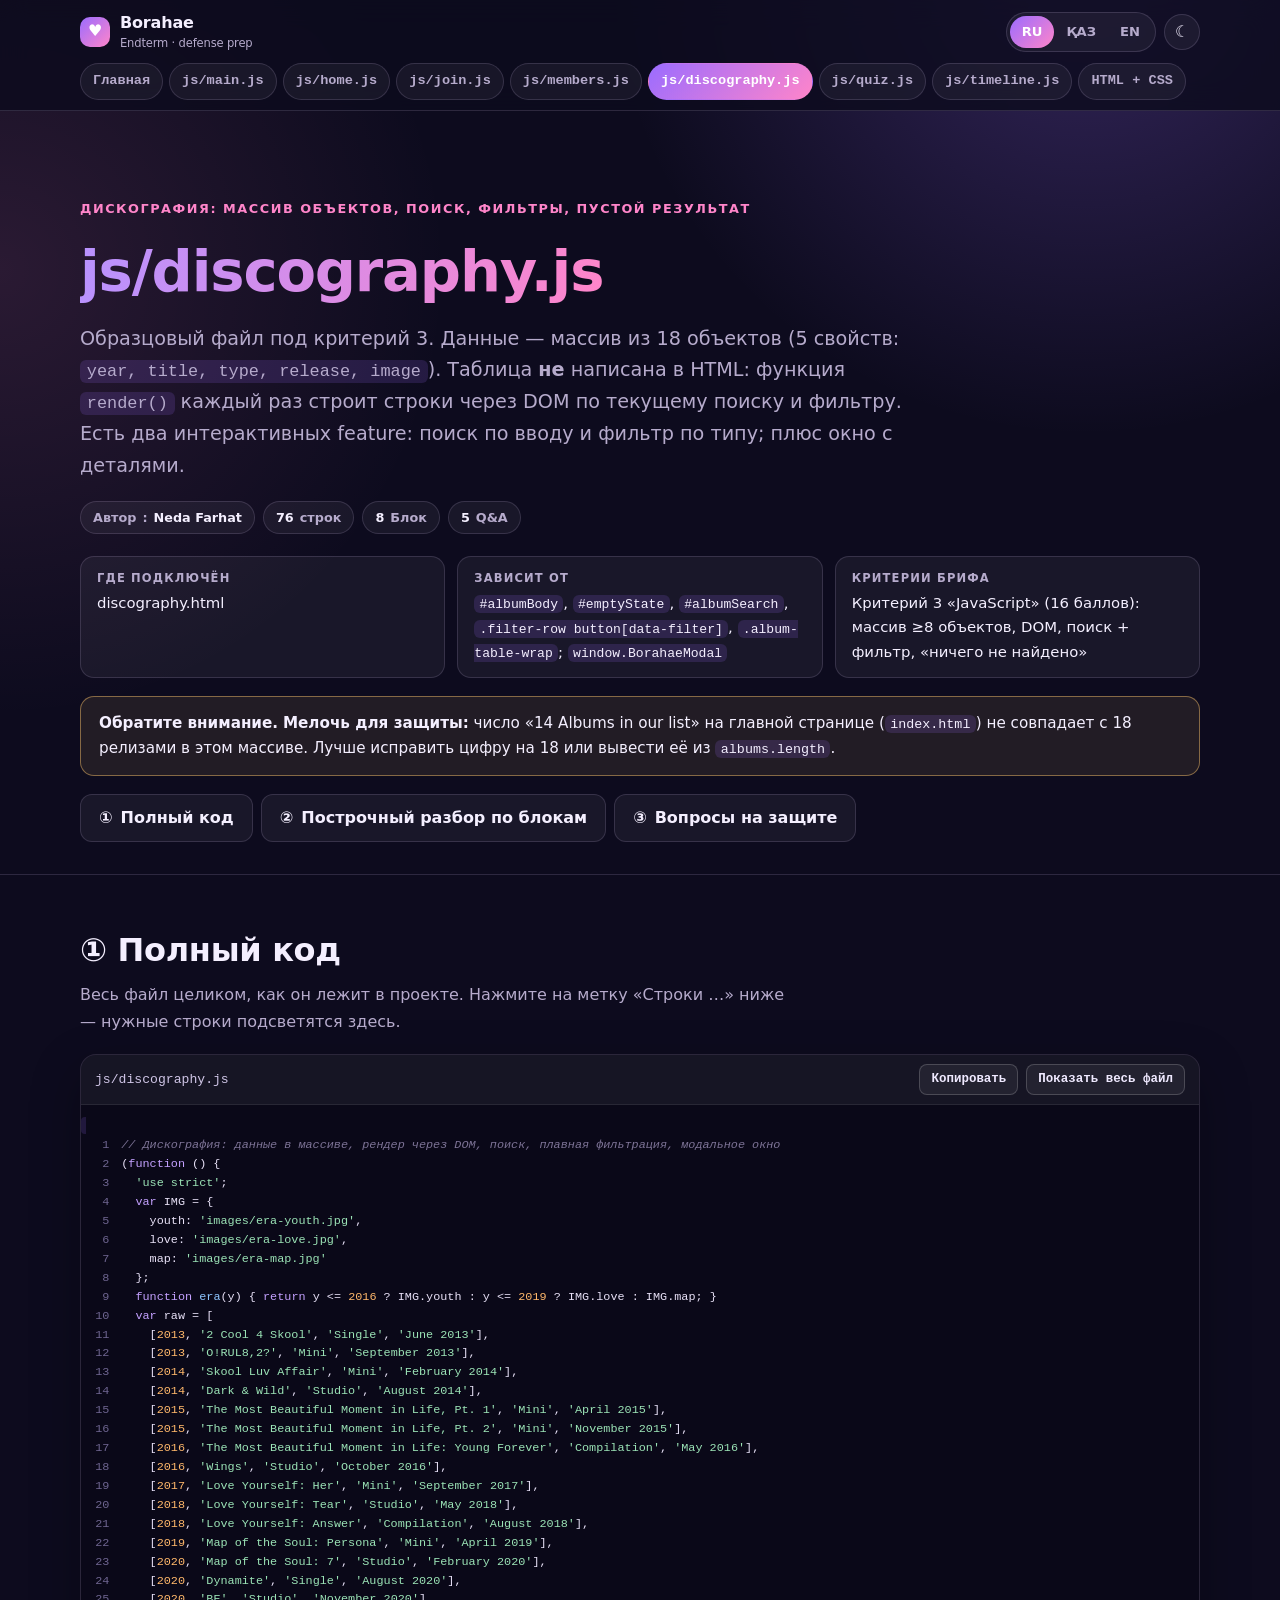
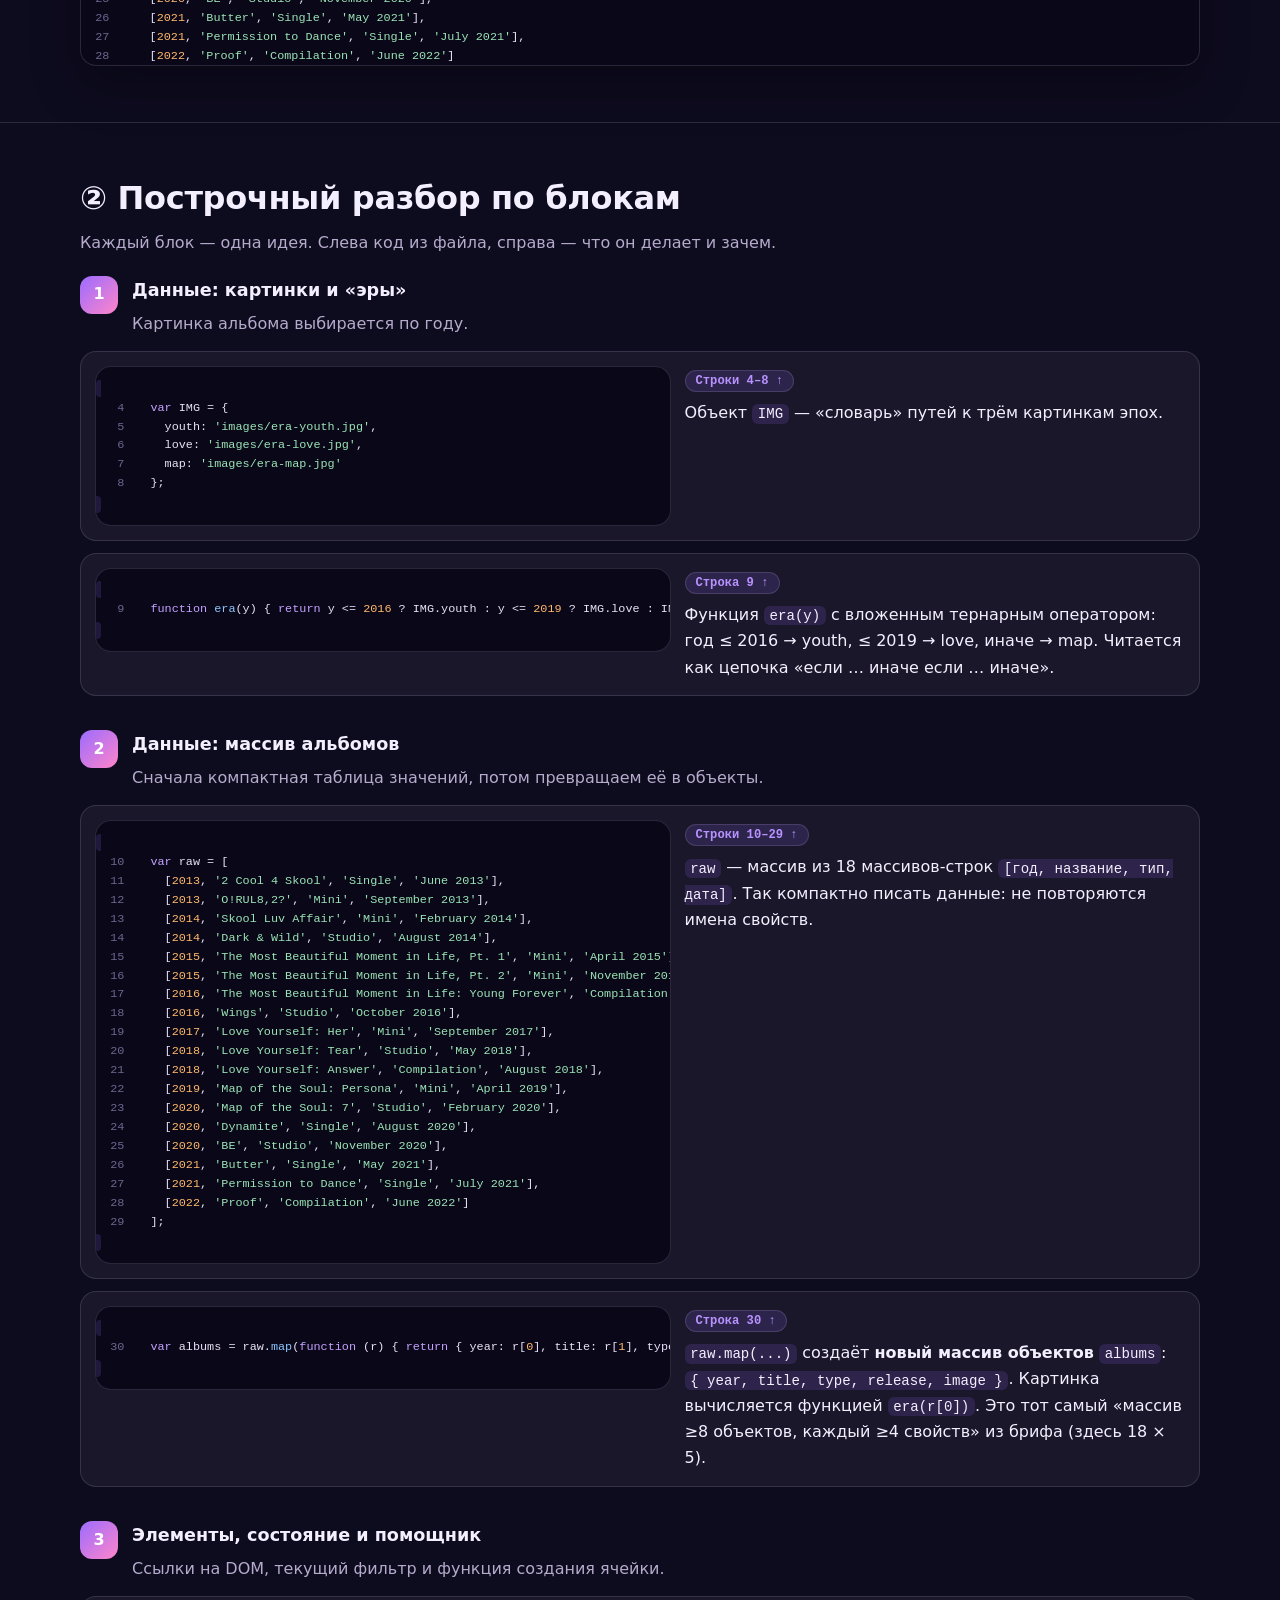
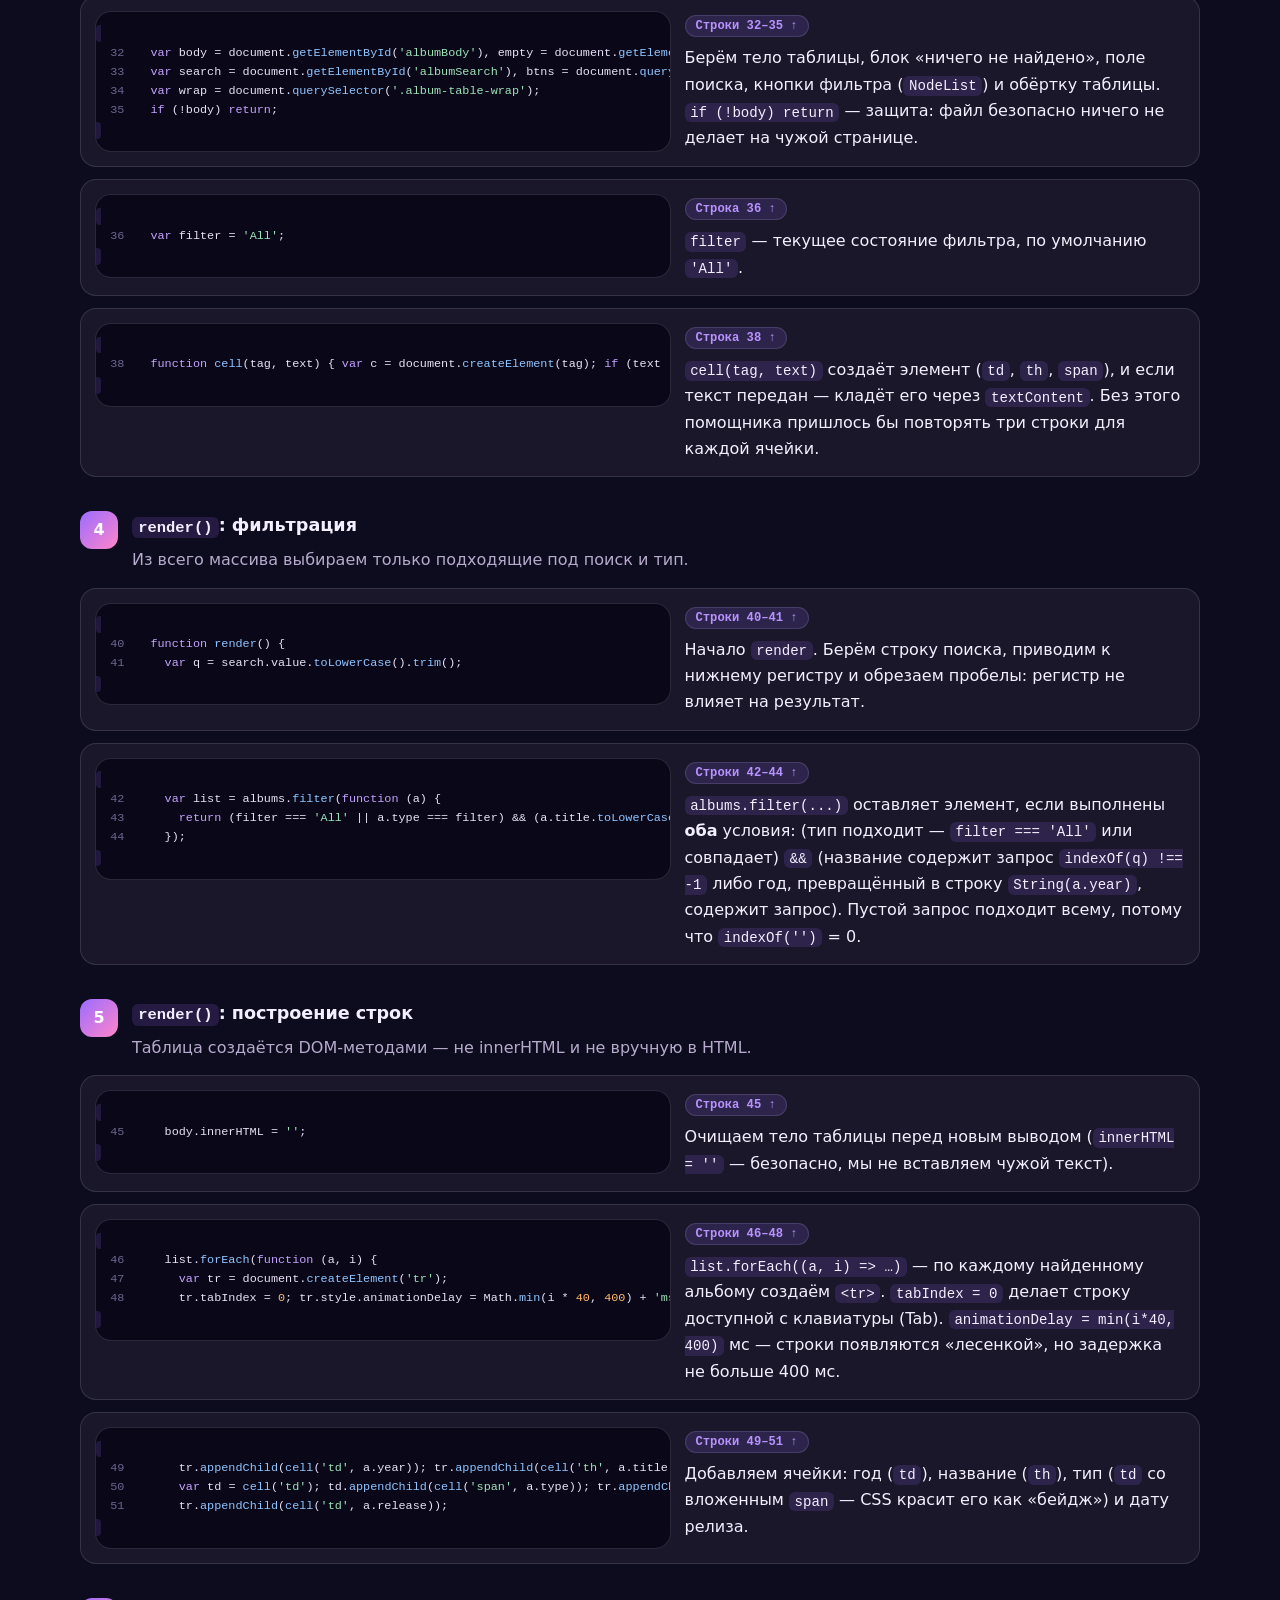
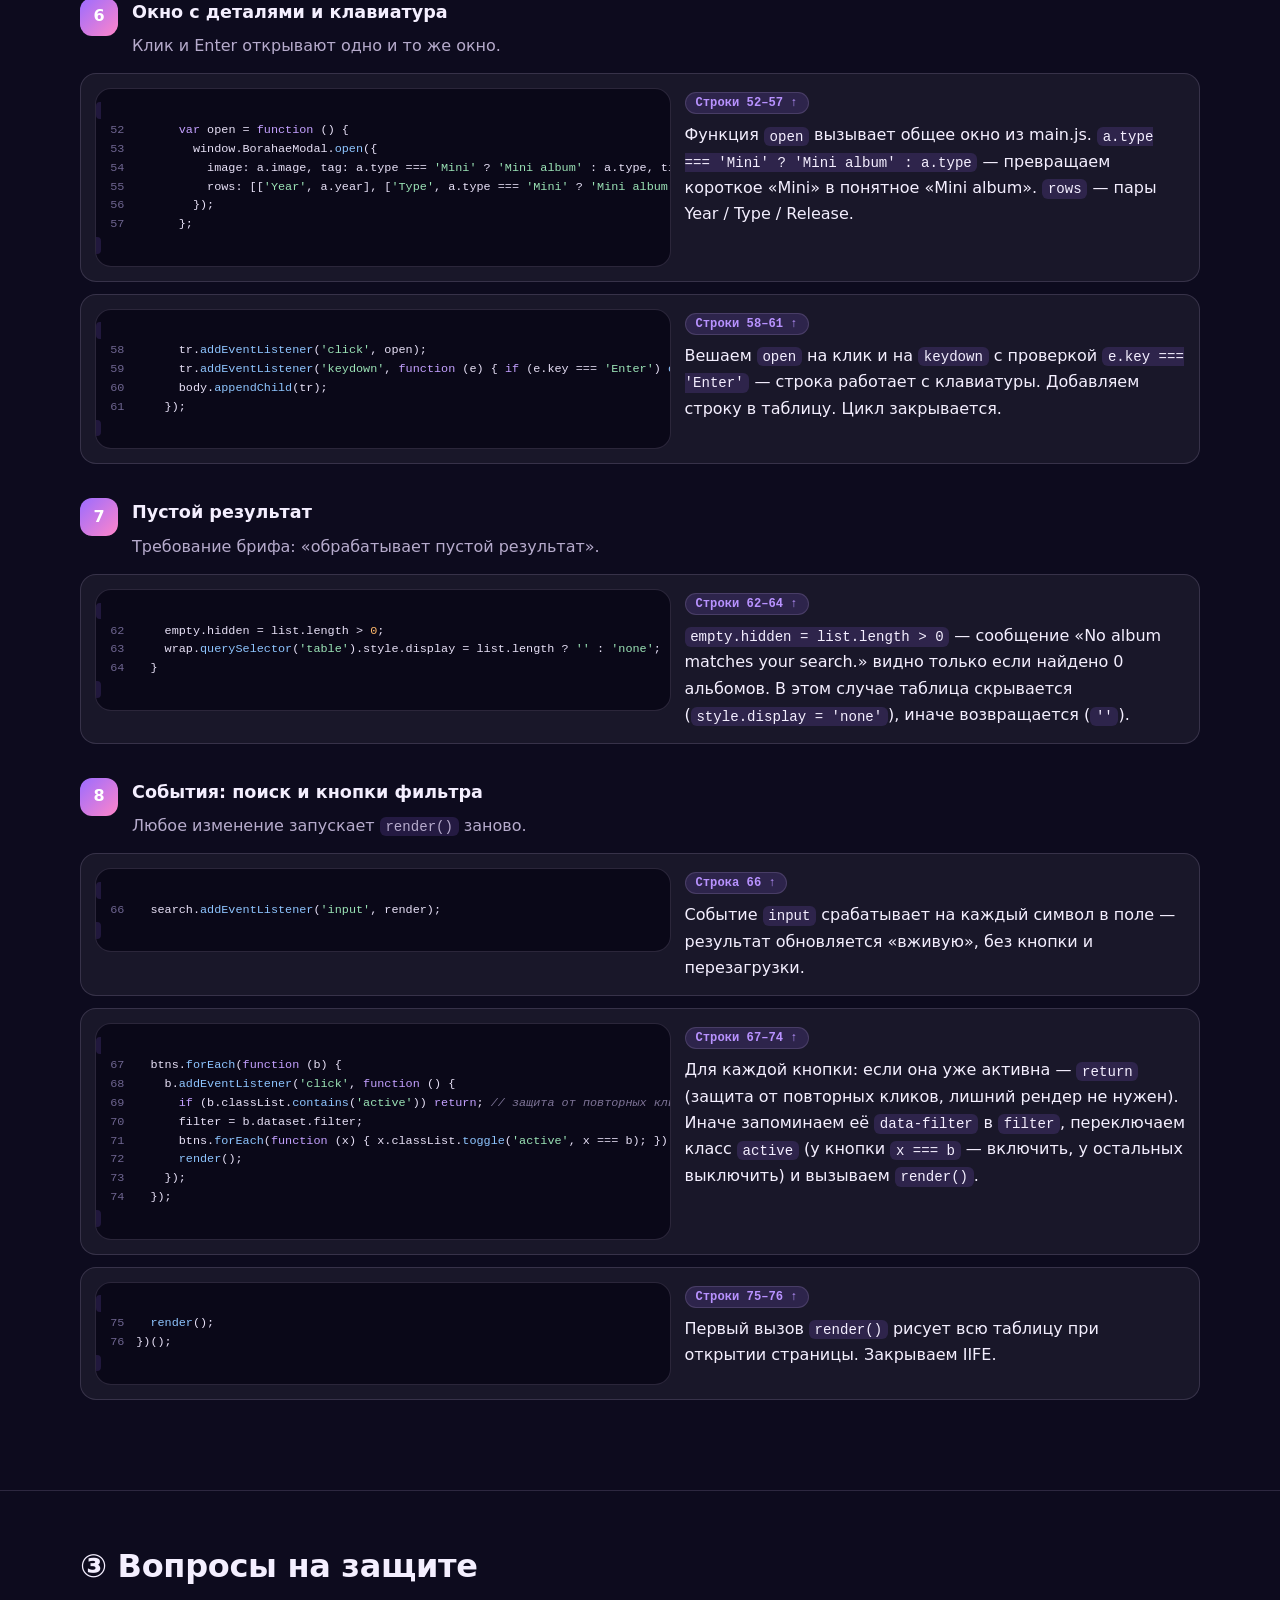
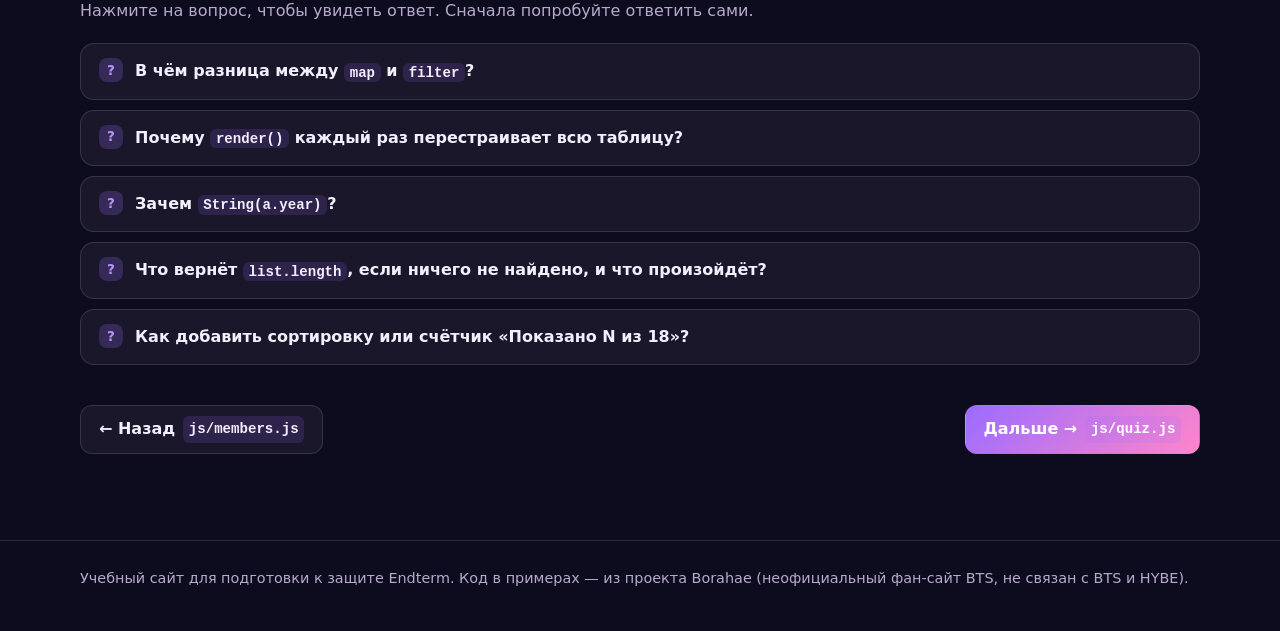
<file: discography-js.html>
<!DOCTYPE html>
<html lang="ru" data-lang="ru" data-theme="dark">
<head>
<meta charset="UTF-8">
<meta name="viewport" content="width=device-width, initial-scale=1">
<title>js/discography.js — Borahae · Endterm prep</title>
<meta name="description" content="Code walkthrough of js/discography.js">
<link rel="icon" href="data:image/svg+xml,%3Csvg xmlns='http://www.w3.org/2000/svg' viewBox='0 0 32 32'%3E%3Crect width='32' height='32' rx='8' fill='%239b6cff'/%3E%3Ctext x='16' y='22' font-size='18' text-anchor='middle' fill='white'%3E%3C/text%3E%3C/svg%3E">
<script>try{var d=document.documentElement,l=localStorage.getItem('bdp-lang'),t=localStorage.getItem('bdp-theme');if(l){d.setAttribute('data-lang',l);d.setAttribute('lang',l)}if(t)d.setAttribute('data-theme',t)}catch(e){}</script>
<link rel="stylesheet" href="css/site.css">
</head>
<body data-title-ru="js/discography.js — Borahae · Endterm prep" data-title-kk="js/discography.js — Borahae · Endterm prep" data-title-en="js/discography.js — Borahae · Endterm prep">
<header class="site-header">
<div class="wrap">
<div class="bar">
<a class="brand" href="index.html"><i aria-hidden="true">♥</i><span>Borahae<small>Endterm · defense prep</small></span></a>
<div class="tools">
<div class="seg" role="group" aria-label="Language">
<button type="button" data-set-lang="ru" aria-pressed="true">RU</button><button type="button" data-set-lang="kk" aria-pressed="false">ҚАЗ</button><button type="button" data-set-lang="en" aria-pressed="false">EN</button>
</div>
<button class="icon-btn" id="themeBtn" type="button" aria-label="Theme">☾</button>
</div>
</div>
<nav class="filestrip" aria-label="Pages"><a href="index.html"><span class="t" lang="ru">Главная</span><span class="t" lang="kk">Басты бет</span><span class="t" lang="en">Home</span></a><a href="main-js.html">js/main.js</a><a href="home-js.html">js/home.js</a><a href="join-js.html">js/join.js</a><a href="members-js.html">js/members.js</a><a href="discography-js.html" aria-current="page">js/discography.js</a><a href="quiz-js.html">js/quiz.js</a><a href="timeline-js.html">js/timeline.js</a><a href="html-css.html">HTML + CSS</a></nav>
</div>
</header>
<main>

<section class="hero"><div class="wrap">
<span class="eyebrow"><span class="t" lang="ru">Дискография: массив объектов, поиск, фильтры, пустой результат</span><span class="t" lang="kk">Дискография: нысандар массиві, іздеу, сүзгілер, бос нәтиже</span><span class="t" lang="en">Discography: array of objects, search, filters, empty state</span></span>
<h1><em>js/discography.js</em></h1>
<p class="lead"><span class="t" lang="ru">Образцовый файл под критерий 3. Данные — массив из 18 объектов (5 свойств: <code>year, title, type, release, image</code>). Таблица <b>не</b> написана в HTML: функция <code>render()</code> каждый раз строит строки через DOM по текущему поиску и фильтру. Есть два интерактивных feature: поиск по вводу и фильтр по типу; плюс окно с деталями.</span><span class="t" lang="kk">3-критерийге үлгілі файл. Деректер — 18 нысаннан тұратын массив (5 қасиет: <code>year, title, type, release, image</code>). Кесте HTML-де <b>жазылмаған</b>: <code>render()</code> функциясы жолдарды ағымдағы іздеу мен сүзгі бойынша DOM арқылы әр рет қайта құрады. Екі интерактивті мүмкіндік бар: енгізу бойынша іздеу және түрі бойынша сүзгі; сонымен қатар мәліметтер терезесі.</span><span class="t" lang="en">The model file for criterion 3. Data is an array of 18 objects (5 properties: <code>year, title, type, release, image</code>). The table is <b>not</b> written in HTML: <code>render()</code> rebuilds the rows via the DOM each time from the current search and filter. Two interactive features: search-as-you-type and a type filter; plus a details modal.</span></p>
<div class="chips"><span class="chip"><span class="t" lang="ru">Автор</span><span class="t" lang="kk">Авторы</span><span class="t" lang="en">Author</span>: <b>Neda Farhat</b></span><span class="chip"><b>76</b> <span class="t" lang="ru">строк</span><span class="t" lang="kk">жол</span><span class="t" lang="en">lines</span></span><span class="chip"><b>8</b> <span class="t" lang="ru">Блок</span><span class="t" lang="kk">Блок</span><span class="t" lang="en">Block</span></span><span class="chip"><b>5</b> Q&amp;A</span></div>
<dl class="meta"><div><dt><span class="t" lang="ru">Где подключён</span><span class="t" lang="kk">Қай жерде қосылған</span><span class="t" lang="en">Loaded on</span></dt><dd><span class="t" lang="ru">discography.html</span><span class="t" lang="kk">discography.html</span><span class="t" lang="en">discography.html</span></dd></div><div><dt><span class="t" lang="ru">Зависит от</span><span class="t" lang="kk">Тәуелді</span><span class="t" lang="en">Depends on</span></dt><dd><span class="t" lang="ru"><code>#albumBody</code>, <code>#emptyState</code>, <code>#albumSearch</code>, <code>.filter-row button[data-filter]</code>, <code>.album-table-wrap</code>; <code>window.BorahaeModal</code></span><span class="t" lang="kk"><code>#albumBody</code>, <code>#emptyState</code>, <code>#albumSearch</code>, <code>.filter-row button[data-filter]</code>, <code>.album-table-wrap</code>; <code>window.BorahaeModal</code></span><span class="t" lang="en"><code>#albumBody</code>, <code>#emptyState</code>, <code>#albumSearch</code>, <code>.filter-row button[data-filter]</code>, <code>.album-table-wrap</code>; <code>window.BorahaeModal</code></span></dd></div><div><dt><span class="t" lang="ru">Критерии брифа</span><span class="t" lang="kk">Бриф критерийлері</span><span class="t" lang="en">Brief criteria</span></dt><dd><span class="t" lang="ru">Критерий 3 «JavaScript» (16 баллов): массив ≥8 объектов, DOM, поиск + фильтр, «ничего не найдено»</span><span class="t" lang="kk">3 «JavaScript» (16 ұпай): ≥8 нысан массиві, DOM, іздеу + сүзгі, «ештеңе табылмады»</span><span class="t" lang="en">Criterion 3 “JavaScript” (16 points): array of ≥8 objects, DOM, search + filter, “nothing found”</span></dd></div></dl>
<div class="note"><b><span class="t" lang="ru">Обратите внимание</span><span class="t" lang="kk">Назар аударыңыз</span><span class="t" lang="en">Heads-up</span>.</b> <span class="t" lang="ru"><b>Мелочь для защиты:</b> число «14 Albums in our list» на главной странице (<code>index.html</code>) не совпадает с 18 релизами в этом массиве. Лучше исправить цифру на 18 или вывести её из <code>albums.length</code>.</span><span class="t" lang="kk"><b>Қорғауға арналған ұсақтық:</b> басты беттегі (<code>index.html</code>) «14 Albums in our list» саны осы массивтегі 18 релизге сәйкес келмейді. Санды 18 деп түзеткен немесе <code>albums.length</code>-тен шығарған дұрыс.</span><span class="t" lang="en"><b>Small thing for the defense:</b> the number “14 Albums in our list” on the home page (<code>index.html</code>) does not match the 18 releases in this array. Better to fix it to 18 or derive it from <code>albums.length</code>.</span></div>
<div class="toc"><a class="btn" href="#full">① <span class="t" lang="ru">Полный код</span><span class="t" lang="kk">Толық код</span><span class="t" lang="en">Full code</span></a><a class="btn" href="#walkthrough">② <span class="t" lang="ru">Построчный разбор по блокам</span><span class="t" lang="kk">Блок-блокпен жолма-жол талдау</span><span class="t" lang="en">Line-by-line walkthrough by blocks</span></a><a class="btn" href="#qa">③ <span class="t" lang="ru">Вопросы на защите</span><span class="t" lang="kk">Қорғаудағы сұрақтар</span><span class="t" lang="en">Defense questions</span></a></div>
</div></section>
<section class="section" id="full"><div class="wrap">
<h2>① <span class="t" lang="ru">Полный код</span><span class="t" lang="kk">Толық код</span><span class="t" lang="en">Full code</span></h2><p class="sub"><span class="t" lang="ru">Весь файл целиком, как он лежит в проекте. Нажмите на метку «Строки …» ниже — нужные строки подсветятся здесь.</span><span class="t" lang="kk">Файл жобадағыдай толық. Төмендегі «Жолдар …» белгісін басыңыз — қажетті жолдар осы жерде түспен көрсетіледі.</span><span class="t" lang="en">The whole file exactly as it is in the project. Click a “Lines …” badge below and those lines are highlighted here.</span></p>
<div class="codebox"><div class="codebar"><span>js/discography.js</span><span class="sp"><button type="button" data-copy="fullcode"><span class="t" lang="ru">Копировать</span><span class="t" lang="kk">Көшіру</span><span class="t" lang="en">Copy</span></button><button type="button" data-expand="fullcode" aria-expanded="false"><span class="when-closed"><span class="t" lang="ru">Показать весь файл</span><span class="t" lang="kk">Бүкіл файлды көрсету</span><span class="t" lang="en">Show whole file</span></span><span class="when-open" style="display:none"><span class="t" lang="ru">Свернуть</span><span class="t" lang="kk">Жинау</span><span class="t" lang="en">Collapse</span></span></button></span></div>
<pre class="code full" id="fullcode"><code><span class="l" data-n="1"><i>1</i><span class="c"><span class="tok-c">// Дискография: данные в массиве, рендер через DOM, поиск, плавная фильтрация, модальное окно</span></span></span><span class="l" data-n="2"><i>2</i><span class="c">(<span class="tok-k">function</span> () {</span></span><span class="l" data-n="3"><i>3</i><span class="c">  <span class="tok-s">'use strict'</span>;</span></span><span class="l" data-n="4"><i>4</i><span class="c">  <span class="tok-k">var</span> IMG = {</span></span><span class="l" data-n="5"><i>5</i><span class="c">    youth: <span class="tok-s">'images/era-youth.jpg'</span>,</span></span><span class="l" data-n="6"><i>6</i><span class="c">    love: <span class="tok-s">'images/era-love.jpg'</span>,</span></span><span class="l" data-n="7"><i>7</i><span class="c">    map: <span class="tok-s">'images/era-map.jpg'</span></span></span><span class="l" data-n="8"><i>8</i><span class="c">  };</span></span><span class="l" data-n="9"><i>9</i><span class="c">  <span class="tok-k">function</span> <span class="tok-f">era</span>(y) { <span class="tok-k">return</span> y &lt;= <span class="tok-n">2016</span> ? IMG.youth : y &lt;= <span class="tok-n">2019</span> ? IMG.love : IMG.map; }</span></span><span class="l" data-n="10"><i>10</i><span class="c">  <span class="tok-k">var</span> raw = [</span></span><span class="l" data-n="11"><i>11</i><span class="c">    [<span class="tok-n">2013</span>, <span class="tok-s">'2 Cool 4 Skool'</span>, <span class="tok-s">'Single'</span>, <span class="tok-s">'June 2013'</span>],</span></span><span class="l" data-n="12"><i>12</i><span class="c">    [<span class="tok-n">2013</span>, <span class="tok-s">'O!RUL8,2?'</span>, <span class="tok-s">'Mini'</span>, <span class="tok-s">'September 2013'</span>],</span></span><span class="l" data-n="13"><i>13</i><span class="c">    [<span class="tok-n">2014</span>, <span class="tok-s">'Skool Luv Affair'</span>, <span class="tok-s">'Mini'</span>, <span class="tok-s">'February 2014'</span>],</span></span><span class="l" data-n="14"><i>14</i><span class="c">    [<span class="tok-n">2014</span>, <span class="tok-s">'Dark &amp; Wild'</span>, <span class="tok-s">'Studio'</span>, <span class="tok-s">'August 2014'</span>],</span></span><span class="l" data-n="15"><i>15</i><span class="c">    [<span class="tok-n">2015</span>, <span class="tok-s">'The Most Beautiful Moment in Life, Pt. 1'</span>, <span class="tok-s">'Mini'</span>, <span class="tok-s">'April 2015'</span>],</span></span><span class="l" data-n="16"><i>16</i><span class="c">    [<span class="tok-n">2015</span>, <span class="tok-s">'The Most Beautiful Moment in Life, Pt. 2'</span>, <span class="tok-s">'Mini'</span>, <span class="tok-s">'November 2015'</span>],</span></span><span class="l" data-n="17"><i>17</i><span class="c">    [<span class="tok-n">2016</span>, <span class="tok-s">'The Most Beautiful Moment in Life: Young Forever'</span>, <span class="tok-s">'Compilation'</span>, <span class="tok-s">'May 2016'</span>],</span></span><span class="l" data-n="18"><i>18</i><span class="c">    [<span class="tok-n">2016</span>, <span class="tok-s">'Wings'</span>, <span class="tok-s">'Studio'</span>, <span class="tok-s">'October 2016'</span>],</span></span><span class="l" data-n="19"><i>19</i><span class="c">    [<span class="tok-n">2017</span>, <span class="tok-s">'Love Yourself: Her'</span>, <span class="tok-s">'Mini'</span>, <span class="tok-s">'September 2017'</span>],</span></span><span class="l" data-n="20"><i>20</i><span class="c">    [<span class="tok-n">2018</span>, <span class="tok-s">'Love Yourself: Tear'</span>, <span class="tok-s">'Studio'</span>, <span class="tok-s">'May 2018'</span>],</span></span><span class="l" data-n="21"><i>21</i><span class="c">    [<span class="tok-n">2018</span>, <span class="tok-s">'Love Yourself: Answer'</span>, <span class="tok-s">'Compilation'</span>, <span class="tok-s">'August 2018'</span>],</span></span><span class="l" data-n="22"><i>22</i><span class="c">    [<span class="tok-n">2019</span>, <span class="tok-s">'Map of the Soul: Persona'</span>, <span class="tok-s">'Mini'</span>, <span class="tok-s">'April 2019'</span>],</span></span><span class="l" data-n="23"><i>23</i><span class="c">    [<span class="tok-n">2020</span>, <span class="tok-s">'Map of the Soul: 7'</span>, <span class="tok-s">'Studio'</span>, <span class="tok-s">'February 2020'</span>],</span></span><span class="l" data-n="24"><i>24</i><span class="c">    [<span class="tok-n">2020</span>, <span class="tok-s">'Dynamite'</span>, <span class="tok-s">'Single'</span>, <span class="tok-s">'August 2020'</span>],</span></span><span class="l" data-n="25"><i>25</i><span class="c">    [<span class="tok-n">2020</span>, <span class="tok-s">'BE'</span>, <span class="tok-s">'Studio'</span>, <span class="tok-s">'November 2020'</span>],</span></span><span class="l" data-n="26"><i>26</i><span class="c">    [<span class="tok-n">2021</span>, <span class="tok-s">'Butter'</span>, <span class="tok-s">'Single'</span>, <span class="tok-s">'May 2021'</span>],</span></span><span class="l" data-n="27"><i>27</i><span class="c">    [<span class="tok-n">2021</span>, <span class="tok-s">'Permission to Dance'</span>, <span class="tok-s">'Single'</span>, <span class="tok-s">'July 2021'</span>],</span></span><span class="l" data-n="28"><i>28</i><span class="c">    [<span class="tok-n">2022</span>, <span class="tok-s">'Proof'</span>, <span class="tok-s">'Compilation'</span>, <span class="tok-s">'June 2022'</span>]</span></span><span class="l" data-n="29"><i>29</i><span class="c">  ];</span></span><span class="l" data-n="30"><i>30</i><span class="c">  <span class="tok-k">var</span> albums = raw.<span class="tok-f">map</span>(<span class="tok-k">function</span> (r) { <span class="tok-k">return</span> { year: r[<span class="tok-n">0</span>], title: r[<span class="tok-n">1</span>], type: r[<span class="tok-n">2</span>], release: r[<span class="tok-n">3</span>], image: <span class="tok-f">era</span>(r[<span class="tok-n">0</span>]) }; });</span></span><span class="l" data-n="31"><i>31</i><span class="c"> </span></span><span class="l" data-n="32"><i>32</i><span class="c">  <span class="tok-k">var</span> body = document.<span class="tok-f">getElementById</span>(<span class="tok-s">'albumBody'</span>), empty = document.<span class="tok-f">getElementById</span>(<span class="tok-s">'emptyState'</span>);</span></span><span class="l" data-n="33"><i>33</i><span class="c">  <span class="tok-k">var</span> search = document.<span class="tok-f">getElementById</span>(<span class="tok-s">'albumSearch'</span>), btns = document.<span class="tok-f">querySelectorAll</span>(<span class="tok-s">'.filter-row button'</span>);</span></span><span class="l" data-n="34"><i>34</i><span class="c">  <span class="tok-k">var</span> wrap = document.<span class="tok-f">querySelector</span>(<span class="tok-s">'.album-table-wrap'</span>);</span></span><span class="l" data-n="35"><i>35</i><span class="c">  <span class="tok-k">if</span> (!body) <span class="tok-k">return</span>;</span></span><span class="l" data-n="36"><i>36</i><span class="c">  <span class="tok-k">var</span> filter = <span class="tok-s">'All'</span>;</span></span><span class="l" data-n="37"><i>37</i><span class="c"> </span></span><span class="l" data-n="38"><i>38</i><span class="c">  <span class="tok-k">function</span> <span class="tok-f">cell</span>(tag, text) { <span class="tok-k">var</span> c = document.<span class="tok-f">createElement</span>(tag); <span class="tok-k">if</span> (text !== <span class="tok-k">undefined</span>) c.textContent = text; <span class="tok-k">return</span> c; }</span></span><span class="l" data-n="39"><i>39</i><span class="c"> </span></span><span class="l" data-n="40"><i>40</i><span class="c">  <span class="tok-k">function</span> <span class="tok-f">render</span>() {</span></span><span class="l" data-n="41"><i>41</i><span class="c">    <span class="tok-k">var</span> q = search.value.<span class="tok-f">toLowerCase</span>().<span class="tok-f">trim</span>();</span></span><span class="l" data-n="42"><i>42</i><span class="c">    <span class="tok-k">var</span> list = albums.<span class="tok-f">filter</span>(<span class="tok-k">function</span> (a) {</span></span><span class="l" data-n="43"><i>43</i><span class="c">      <span class="tok-k">return</span> (filter === <span class="tok-s">'All'</span> || a.type === filter) &amp;&amp; (a.title.<span class="tok-f">toLowerCase</span>().<span class="tok-f">indexOf</span>(q) !== -<span class="tok-n">1</span> || <span class="tok-f">String</span>(a.year).<span class="tok-f">indexOf</span>(q) !== -<span class="tok-n">1</span>);</span></span><span class="l" data-n="44"><i>44</i><span class="c">    });</span></span><span class="l" data-n="45"><i>45</i><span class="c">    body.innerHTML = <span class="tok-s">''</span>;</span></span><span class="l" data-n="46"><i>46</i><span class="c">    list.<span class="tok-f">forEach</span>(<span class="tok-k">function</span> (a, i) {</span></span><span class="l" data-n="47"><i>47</i><span class="c">      <span class="tok-k">var</span> tr = document.<span class="tok-f">createElement</span>(<span class="tok-s">'tr'</span>);</span></span><span class="l" data-n="48"><i>48</i><span class="c">      tr.tabIndex = <span class="tok-n">0</span>; tr.style.animationDelay = Math.<span class="tok-f">min</span>(i * <span class="tok-n">40</span>, <span class="tok-n">400</span>) + <span class="tok-s">'ms'</span>;</span></span><span class="l" data-n="49"><i>49</i><span class="c">      tr.<span class="tok-f">appendChild</span>(<span class="tok-f">cell</span>(<span class="tok-s">'td'</span>, a.year)); tr.<span class="tok-f">appendChild</span>(<span class="tok-f">cell</span>(<span class="tok-s">'th'</span>, a.title));</span></span><span class="l" data-n="50"><i>50</i><span class="c">      <span class="tok-k">var</span> td = <span class="tok-f">cell</span>(<span class="tok-s">'td'</span>); td.<span class="tok-f">appendChild</span>(<span class="tok-f">cell</span>(<span class="tok-s">'span'</span>, a.type)); tr.<span class="tok-f">appendChild</span>(td);</span></span><span class="l" data-n="51"><i>51</i><span class="c">      tr.<span class="tok-f">appendChild</span>(<span class="tok-f">cell</span>(<span class="tok-s">'td'</span>, a.release));</span></span><span class="l" data-n="52"><i>52</i><span class="c">      <span class="tok-k">var</span> open = <span class="tok-k">function</span> () {</span></span><span class="l" data-n="53"><i>53</i><span class="c">        window.BorahaeModal.<span class="tok-f">open</span>({</span></span><span class="l" data-n="54"><i>54</i><span class="c">          image: a.image, tag: a.type === <span class="tok-s">'Mini'</span> ? <span class="tok-s">'Mini album'</span> : a.type, title: a.title,</span></span><span class="l" data-n="55"><i>55</i><span class="c">          rows: [[<span class="tok-s">'Year'</span>, a.year], [<span class="tok-s">'Type'</span>, a.type === <span class="tok-s">'Mini'</span> ? <span class="tok-s">'Mini album'</span> : a.type], [<span class="tok-s">'Release'</span>, a.release]]</span></span><span class="l" data-n="56"><i>56</i><span class="c">        });</span></span><span class="l" data-n="57"><i>57</i><span class="c">      };</span></span><span class="l" data-n="58"><i>58</i><span class="c">      tr.<span class="tok-f">addEventListener</span>(<span class="tok-s">'click'</span>, open);</span></span><span class="l" data-n="59"><i>59</i><span class="c">      tr.<span class="tok-f">addEventListener</span>(<span class="tok-s">'keydown'</span>, <span class="tok-k">function</span> (e) { <span class="tok-k">if</span> (e.key === <span class="tok-s">'Enter'</span>) <span class="tok-f">open</span>(); });</span></span><span class="l" data-n="60"><i>60</i><span class="c">      body.<span class="tok-f">appendChild</span>(tr);</span></span><span class="l" data-n="61"><i>61</i><span class="c">    });</span></span><span class="l" data-n="62"><i>62</i><span class="c">    empty.hidden = list.length &gt; <span class="tok-n">0</span>;</span></span><span class="l" data-n="63"><i>63</i><span class="c">    wrap.<span class="tok-f">querySelector</span>(<span class="tok-s">'table'</span>).style.display = list.length ? <span class="tok-s">''</span> : <span class="tok-s">'none'</span>;</span></span><span class="l" data-n="64"><i>64</i><span class="c">  }</span></span><span class="l" data-n="65"><i>65</i><span class="c"> </span></span><span class="l" data-n="66"><i>66</i><span class="c">  search.<span class="tok-f">addEventListener</span>(<span class="tok-s">'input'</span>, render);</span></span><span class="l" data-n="67"><i>67</i><span class="c">  btns.<span class="tok-f">forEach</span>(<span class="tok-k">function</span> (b) {</span></span><span class="l" data-n="68"><i>68</i><span class="c">    b.<span class="tok-f">addEventListener</span>(<span class="tok-s">'click'</span>, <span class="tok-k">function</span> () {</span></span><span class="l" data-n="69"><i>69</i><span class="c">      <span class="tok-k">if</span> (b.classList.<span class="tok-f">contains</span>(<span class="tok-s">'active'</span>)) <span class="tok-k">return</span>; <span class="tok-c">// защита от повторных кликов</span></span></span><span class="l" data-n="70"><i>70</i><span class="c">      filter = b.dataset.filter;</span></span><span class="l" data-n="71"><i>71</i><span class="c">      btns.<span class="tok-f">forEach</span>(<span class="tok-k">function</span> (x) { x.classList.<span class="tok-f">toggle</span>(<span class="tok-s">'active'</span>, x === b); });</span></span><span class="l" data-n="72"><i>72</i><span class="c">      <span class="tok-f">render</span>();</span></span><span class="l" data-n="73"><i>73</i><span class="c">    });</span></span><span class="l" data-n="74"><i>74</i><span class="c">  });</span></span><span class="l" data-n="75"><i>75</i><span class="c">  <span class="tok-f">render</span>();</span></span><span class="l" data-n="76"><i>76</i><span class="c">})();</span></span></code></pre></div>
</div></section>
<section class="section" id="walkthrough"><div class="wrap">
<h2>② <span class="t" lang="ru">Построчный разбор по блокам</span><span class="t" lang="kk">Блок-блокпен жолма-жол талдау</span><span class="t" lang="en">Line-by-line walkthrough by blocks</span></h2><p class="sub"><span class="t" lang="ru">Каждый блок — одна идея. Слева код из файла, справа — что он делает и зачем.</span><span class="t" lang="kk">Әр блок — бір идея. Сол жақта файлдағы код, оң жақта — ол не істейді және неге.</span><span class="t" lang="en">Each block is one idea. Code from the file on the left, what it does and why on the right.</span></p>
<div class="block"><div class="blockhead"><span class="no">1</span><div><h3><span class="t" lang="ru">Данные: картинки и «эры»</span><span class="t" lang="kk">Деректер: суреттер және «дәуірлер»</span><span class="t" lang="en">Data: images and “eras”</span></h3><p><span class="t" lang="ru">Картинка альбома выбирается по году.</span><span class="t" lang="kk">Альбом суреті жыл бойынша таңдалады.</span><span class="t" lang="en">The album picture is chosen by year.</span></p></div></div><div class="item"><div class="codebox"><pre class="code "><code><span class="l" data-n="4"><i>4</i><span class="c">  <span class="tok-k">var</span> IMG = {</span></span><span class="l" data-n="5"><i>5</i><span class="c">    youth: <span class="tok-s">'images/era-youth.jpg'</span>,</span></span><span class="l" data-n="6"><i>6</i><span class="c">    love: <span class="tok-s">'images/era-love.jpg'</span>,</span></span><span class="l" data-n="7"><i>7</i><span class="c">    map: <span class="tok-s">'images/era-map.jpg'</span></span></span><span class="l" data-n="8"><i>8</i><span class="c">  };</span></span></code></pre></div><div class="why"><button type="button" class="linebtn" data-from="4" data-to="8" title="↑"><span class="t" lang="ru">Строки 4–8</span><span class="t" lang="kk">Жолдар 4–8</span><span class="t" lang="en">Lines 4–8</span> ↑</button><p><span class="t" lang="ru">Объект <code>IMG</code> — «словарь» путей к трём картинкам эпох.</span><span class="t" lang="kk"><code>IMG</code> нысаны — үш дәуір суретінің жолдарының «сөздігі».</span><span class="t" lang="en">Object <code>IMG</code> is a “dictionary” of paths to three era pictures.</span></p></div></div><div class="item"><div class="codebox"><pre class="code "><code><span class="l" data-n="9"><i>9</i><span class="c">  <span class="tok-k">function</span> <span class="tok-f">era</span>(y) { <span class="tok-k">return</span> y &lt;= <span class="tok-n">2016</span> ? IMG.youth : y &lt;= <span class="tok-n">2019</span> ? IMG.love : IMG.map; }</span></span></code></pre></div><div class="why"><button type="button" class="linebtn" data-from="9" data-to="9" title="↑"><span class="t" lang="ru">Строка 9</span><span class="t" lang="kk">Жол 9</span><span class="t" lang="en">Line 9</span> ↑</button><p><span class="t" lang="ru">Функция <code>era(y)</code> с вложенным тернарным оператором: год ≤ 2016 → youth, ≤ 2019 → love, иначе → map. Читается как цепочка «если … иначе если … иначе».</span><span class="t" lang="kk"><code>era(y)</code> функциясы кіріктірілген тернарлы операторлы: жыл ≤ 2016 → youth, ≤ 2019 → love, әйтпесе → map. «егер … әйтпесе егер … әйтпесе» тізбегі ретінде оқылады.</span><span class="t" lang="en">Function <code>era(y)</code> with a nested ternary: year ≤ 2016 → youth, ≤ 2019 → love, otherwise → map. Reads as “if … else if … else”.</span></p></div></div></div><div class="block"><div class="blockhead"><span class="no">2</span><div><h3><span class="t" lang="ru">Данные: массив альбомов</span><span class="t" lang="kk">Деректер: альбомдар массиві</span><span class="t" lang="en">Data: the albums array</span></h3><p><span class="t" lang="ru">Сначала компактная таблица значений, потом превращаем её в объекты.</span><span class="t" lang="kk">Алдымен ықшам мәндер кестесі, содан кейін оны нысандарға айналдырамыз.</span><span class="t" lang="en">First a compact table of values, then we turn it into objects.</span></p></div></div><div class="item"><div class="codebox"><pre class="code "><code><span class="l" data-n="10"><i>10</i><span class="c">  <span class="tok-k">var</span> raw = [</span></span><span class="l" data-n="11"><i>11</i><span class="c">    [<span class="tok-n">2013</span>, <span class="tok-s">'2 Cool 4 Skool'</span>, <span class="tok-s">'Single'</span>, <span class="tok-s">'June 2013'</span>],</span></span><span class="l" data-n="12"><i>12</i><span class="c">    [<span class="tok-n">2013</span>, <span class="tok-s">'O!RUL8,2?'</span>, <span class="tok-s">'Mini'</span>, <span class="tok-s">'September 2013'</span>],</span></span><span class="l" data-n="13"><i>13</i><span class="c">    [<span class="tok-n">2014</span>, <span class="tok-s">'Skool Luv Affair'</span>, <span class="tok-s">'Mini'</span>, <span class="tok-s">'February 2014'</span>],</span></span><span class="l" data-n="14"><i>14</i><span class="c">    [<span class="tok-n">2014</span>, <span class="tok-s">'Dark &amp; Wild'</span>, <span class="tok-s">'Studio'</span>, <span class="tok-s">'August 2014'</span>],</span></span><span class="l" data-n="15"><i>15</i><span class="c">    [<span class="tok-n">2015</span>, <span class="tok-s">'The Most Beautiful Moment in Life, Pt. 1'</span>, <span class="tok-s">'Mini'</span>, <span class="tok-s">'April 2015'</span>],</span></span><span class="l" data-n="16"><i>16</i><span class="c">    [<span class="tok-n">2015</span>, <span class="tok-s">'The Most Beautiful Moment in Life, Pt. 2'</span>, <span class="tok-s">'Mini'</span>, <span class="tok-s">'November 2015'</span>],</span></span><span class="l" data-n="17"><i>17</i><span class="c">    [<span class="tok-n">2016</span>, <span class="tok-s">'The Most Beautiful Moment in Life: Young Forever'</span>, <span class="tok-s">'Compilation'</span>, <span class="tok-s">'May 2016'</span>],</span></span><span class="l" data-n="18"><i>18</i><span class="c">    [<span class="tok-n">2016</span>, <span class="tok-s">'Wings'</span>, <span class="tok-s">'Studio'</span>, <span class="tok-s">'October 2016'</span>],</span></span><span class="l" data-n="19"><i>19</i><span class="c">    [<span class="tok-n">2017</span>, <span class="tok-s">'Love Yourself: Her'</span>, <span class="tok-s">'Mini'</span>, <span class="tok-s">'September 2017'</span>],</span></span><span class="l" data-n="20"><i>20</i><span class="c">    [<span class="tok-n">2018</span>, <span class="tok-s">'Love Yourself: Tear'</span>, <span class="tok-s">'Studio'</span>, <span class="tok-s">'May 2018'</span>],</span></span><span class="l" data-n="21"><i>21</i><span class="c">    [<span class="tok-n">2018</span>, <span class="tok-s">'Love Yourself: Answer'</span>, <span class="tok-s">'Compilation'</span>, <span class="tok-s">'August 2018'</span>],</span></span><span class="l" data-n="22"><i>22</i><span class="c">    [<span class="tok-n">2019</span>, <span class="tok-s">'Map of the Soul: Persona'</span>, <span class="tok-s">'Mini'</span>, <span class="tok-s">'April 2019'</span>],</span></span><span class="l" data-n="23"><i>23</i><span class="c">    [<span class="tok-n">2020</span>, <span class="tok-s">'Map of the Soul: 7'</span>, <span class="tok-s">'Studio'</span>, <span class="tok-s">'February 2020'</span>],</span></span><span class="l" data-n="24"><i>24</i><span class="c">    [<span class="tok-n">2020</span>, <span class="tok-s">'Dynamite'</span>, <span class="tok-s">'Single'</span>, <span class="tok-s">'August 2020'</span>],</span></span><span class="l" data-n="25"><i>25</i><span class="c">    [<span class="tok-n">2020</span>, <span class="tok-s">'BE'</span>, <span class="tok-s">'Studio'</span>, <span class="tok-s">'November 2020'</span>],</span></span><span class="l" data-n="26"><i>26</i><span class="c">    [<span class="tok-n">2021</span>, <span class="tok-s">'Butter'</span>, <span class="tok-s">'Single'</span>, <span class="tok-s">'May 2021'</span>],</span></span><span class="l" data-n="27"><i>27</i><span class="c">    [<span class="tok-n">2021</span>, <span class="tok-s">'Permission to Dance'</span>, <span class="tok-s">'Single'</span>, <span class="tok-s">'July 2021'</span>],</span></span><span class="l" data-n="28"><i>28</i><span class="c">    [<span class="tok-n">2022</span>, <span class="tok-s">'Proof'</span>, <span class="tok-s">'Compilation'</span>, <span class="tok-s">'June 2022'</span>]</span></span><span class="l" data-n="29"><i>29</i><span class="c">  ];</span></span></code></pre></div><div class="why"><button type="button" class="linebtn" data-from="10" data-to="29" title="↑"><span class="t" lang="ru">Строки 10–29</span><span class="t" lang="kk">Жолдар 10–29</span><span class="t" lang="en">Lines 10–29</span> ↑</button><p><span class="t" lang="ru"><code>raw</code> — массив из 18 массивов-строк <code>[год, название, тип, дата]</code>. Так компактно писать данные: не повторяются имена свойств.</span><span class="t" lang="kk"><code>raw</code> — <code>[жыл, атау, түрі, күні]</code> түріндегі 18 жол-массивтен тұратын массив. Деректі осылай ықшам жазады: қасиет аттары қайталанбайды.</span><span class="t" lang="en"><code>raw</code> is an array of 18 row-arrays <code>[year, title, type, date]</code>. A compact way to write data: property names are not repeated.</span></p></div></div><div class="item"><div class="codebox"><pre class="code "><code><span class="l" data-n="30"><i>30</i><span class="c">  <span class="tok-k">var</span> albums = raw.<span class="tok-f">map</span>(<span class="tok-k">function</span> (r) { <span class="tok-k">return</span> { year: r[<span class="tok-n">0</span>], title: r[<span class="tok-n">1</span>], type: r[<span class="tok-n">2</span>], release: r[<span class="tok-n">3</span>], image: <span class="tok-f">era</span>(r[<span class="tok-n">0</span>]) }; });</span></span></code></pre></div><div class="why"><button type="button" class="linebtn" data-from="30" data-to="30" title="↑"><span class="t" lang="ru">Строка 30</span><span class="t" lang="kk">Жол 30</span><span class="t" lang="en">Line 30</span> ↑</button><p><span class="t" lang="ru"><code>raw.map(...)</code> создаёт <b>новый массив объектов</b> <code>albums</code>: <code>{ year, title, type, release, image }</code>. Картинка вычисляется функцией <code>era(r[0])</code>. Это тот самый «массив ≥8 объектов, каждый ≥4 свойств» из брифа (здесь 18 × 5).</span><span class="t" lang="kk"><code>raw.map(...)</code> <code>albums</code> атты <b>нысандардың жаңа массивін</b> жасайды: <code>{ year, title, type, release, image }</code>. Сурет <code>era(r[0])</code> функциясымен есептеледі. Бұл брифтегі «≥8 нысан, әрқайсысы ≥4 қасиет» массиві (мұнда 18 × 5).</span><span class="t" lang="en"><code>raw.map(...)</code> builds a <b>new array of objects</b> <code>albums</code>: <code>{ year, title, type, release, image }</code>. The picture comes from <code>era(r[0])</code>. This is the brief’s “array of ≥8 objects with ≥4 properties” (here 18 × 5).</span></p></div></div></div><div class="block"><div class="blockhead"><span class="no">3</span><div><h3><span class="t" lang="ru">Элементы, состояние и помощник</span><span class="t" lang="kk">Элементтер, күй және көмекші</span><span class="t" lang="en">Elements, state and helper</span></h3><p><span class="t" lang="ru">Ссылки на DOM, текущий фильтр и функция создания ячейки.</span><span class="t" lang="kk">DOM сілтемелері, ағымдағы сүзгі және ұяшық жасау функциясы.</span><span class="t" lang="en">DOM references, the current filter and a cell-creating function.</span></p></div></div><div class="item"><div class="codebox"><pre class="code "><code><span class="l" data-n="32"><i>32</i><span class="c">  <span class="tok-k">var</span> body = document.<span class="tok-f">getElementById</span>(<span class="tok-s">'albumBody'</span>), empty = document.<span class="tok-f">getElementById</span>(<span class="tok-s">'emptyState'</span>);</span></span><span class="l" data-n="33"><i>33</i><span class="c">  <span class="tok-k">var</span> search = document.<span class="tok-f">getElementById</span>(<span class="tok-s">'albumSearch'</span>), btns = document.<span class="tok-f">querySelectorAll</span>(<span class="tok-s">'.filter-row button'</span>);</span></span><span class="l" data-n="34"><i>34</i><span class="c">  <span class="tok-k">var</span> wrap = document.<span class="tok-f">querySelector</span>(<span class="tok-s">'.album-table-wrap'</span>);</span></span><span class="l" data-n="35"><i>35</i><span class="c">  <span class="tok-k">if</span> (!body) <span class="tok-k">return</span>;</span></span></code></pre></div><div class="why"><button type="button" class="linebtn" data-from="32" data-to="35" title="↑"><span class="t" lang="ru">Строки 32–35</span><span class="t" lang="kk">Жолдар 32–35</span><span class="t" lang="en">Lines 32–35</span> ↑</button><p><span class="t" lang="ru">Берём тело таблицы, блок «ничего не найдено», поле поиска, кнопки фильтра (<code>NodeList</code>) и обёртку таблицы. <code>if (!body) return</code> — защита: файл безопасно ничего не делает на чужой странице.</span><span class="t" lang="kk">Кесте денесін, «ештеңе табылмады» блогын, іздеу өрісін, сүзгі батырмаларын (<code>NodeList</code>) және кесте орауышын аламыз. <code>if (!body) return</code> — қорғаныс: файл бөтен бетте қауіпсіз түрде ештеңе істемейді.</span><span class="t" lang="en">Get the table body, the “nothing found” block, the search field, the filter buttons (<code>NodeList</code>) and the table wrapper. <code>if (!body) return</code> is a guard: on a foreign page the file safely does nothing.</span></p></div></div><div class="item"><div class="codebox"><pre class="code "><code><span class="l" data-n="36"><i>36</i><span class="c">  <span class="tok-k">var</span> filter = <span class="tok-s">'All'</span>;</span></span></code></pre></div><div class="why"><button type="button" class="linebtn" data-from="36" data-to="36" title="↑"><span class="t" lang="ru">Строка 36</span><span class="t" lang="kk">Жол 36</span><span class="t" lang="en">Line 36</span> ↑</button><p><span class="t" lang="ru"><code>filter</code> — текущее состояние фильтра, по умолчанию <code>'All'</code>.</span><span class="t" lang="kk"><code>filter</code> — сүзгінің ағымдағы күйі, әдепкіде <code>'All'</code>.</span><span class="t" lang="en"><code>filter</code> is the current filter state, <code>'All'</code> by default.</span></p></div></div><div class="item"><div class="codebox"><pre class="code "><code><span class="l" data-n="38"><i>38</i><span class="c">  <span class="tok-k">function</span> <span class="tok-f">cell</span>(tag, text) { <span class="tok-k">var</span> c = document.<span class="tok-f">createElement</span>(tag); <span class="tok-k">if</span> (text !== <span class="tok-k">undefined</span>) c.textContent = text; <span class="tok-k">return</span> c; }</span></span></code></pre></div><div class="why"><button type="button" class="linebtn" data-from="38" data-to="38" title="↑"><span class="t" lang="ru">Строка 38</span><span class="t" lang="kk">Жол 38</span><span class="t" lang="en">Line 38</span> ↑</button><p><span class="t" lang="ru"><code>cell(tag, text)</code> создаёт элемент (<code>td</code>, <code>th</code>, <code>span</code>), и если текст передан — кладёт его через <code>textContent</code>. Без этого помощника пришлось бы повторять три строки для каждой ячейки.</span><span class="t" lang="kk"><code>cell(tag, text)</code> элемент (<code>td</code>, <code>th</code>, <code>span</code>) жасайды және мәтін берілсе — оны <code>textContent</code> арқылы салады. Бұл көмекшісіз әр ұяшыққа үш жолды қайталауға тура келер еді.</span><span class="t" lang="en"><code>cell(tag, text)</code> creates an element (<code>td</code>, <code>th</code>, <code>span</code>) and, if text is passed, sets it via <code>textContent</code>. Without the helper we would repeat three lines per cell.</span></p></div></div></div><div class="block"><div class="blockhead"><span class="no">4</span><div><h3><span class="t" lang="ru"><code>render()</code>: фильтрация</span><span class="t" lang="kk"><code>render()</code>: сүзгілеу</span><span class="t" lang="en"><code>render()</code>: filtering</span></h3><p><span class="t" lang="ru">Из всего массива выбираем только подходящие под поиск и тип.</span><span class="t" lang="kk">Бүкіл массивтен іздеу мен түріне сәйкестерін ғана таңдаймыз.</span><span class="t" lang="en">From the whole array pick only items matching search and type.</span></p></div></div><div class="item"><div class="codebox"><pre class="code "><code><span class="l" data-n="40"><i>40</i><span class="c">  <span class="tok-k">function</span> <span class="tok-f">render</span>() {</span></span><span class="l" data-n="41"><i>41</i><span class="c">    <span class="tok-k">var</span> q = search.value.<span class="tok-f">toLowerCase</span>().<span class="tok-f">trim</span>();</span></span></code></pre></div><div class="why"><button type="button" class="linebtn" data-from="40" data-to="41" title="↑"><span class="t" lang="ru">Строки 40–41</span><span class="t" lang="kk">Жолдар 40–41</span><span class="t" lang="en">Lines 40–41</span> ↑</button><p><span class="t" lang="ru">Начало <code>render</code>. Берём строку поиска, приводим к нижнему регистру и обрезаем пробелы: регистр не влияет на результат.</span><span class="t" lang="kk"><code>render</code> басы. Іздеу жолын алып, кіші әріпке келтіріп, бос орындарды қиамыз: регистр нәтижеге әсер етпейді.</span><span class="t" lang="en">Start of <code>render</code>. Take the search string, lowercase it and trim spaces: case does not affect the result.</span></p></div></div><div class="item"><div class="codebox"><pre class="code "><code><span class="l" data-n="42"><i>42</i><span class="c">    <span class="tok-k">var</span> list = albums.<span class="tok-f">filter</span>(<span class="tok-k">function</span> (a) {</span></span><span class="l" data-n="43"><i>43</i><span class="c">      <span class="tok-k">return</span> (filter === <span class="tok-s">'All'</span> || a.type === filter) &amp;&amp; (a.title.<span class="tok-f">toLowerCase</span>().<span class="tok-f">indexOf</span>(q) !== -<span class="tok-n">1</span> || <span class="tok-f">String</span>(a.year).<span class="tok-f">indexOf</span>(q) !== -<span class="tok-n">1</span>);</span></span><span class="l" data-n="44"><i>44</i><span class="c">    });</span></span></code></pre></div><div class="why"><button type="button" class="linebtn" data-from="42" data-to="44" title="↑"><span class="t" lang="ru">Строки 42–44</span><span class="t" lang="kk">Жолдар 42–44</span><span class="t" lang="en">Lines 42–44</span> ↑</button><p><span class="t" lang="ru"><code>albums.filter(...)</code> оставляет элемент, если выполнены <b>оба</b> условия: (тип подходит — <code>filter === 'All'</code> или совпадает) <code>&amp;&amp;</code> (название содержит запрос <code>indexOf(q) !== -1</code> либо год, превращённый в строку <code>String(a.year)</code>, содержит запрос). Пустой запрос подходит всему, потому что <code>indexOf('')</code> = 0.</span><span class="t" lang="kk"><code>albums.filter(...)</code> <b>екі</b> шарт та орындалса элементті қалдырады: (түрі сәйкес — <code>filter === 'All'</code> немесе сәйкес келеді) <code>&amp;&amp;</code> (атауында сұраныс бар <code>indexOf(q) !== -1</code> немесе жолға айналдырылған жыл <code>String(a.year)</code> сұранысты қамтиды). Бос сұраныс бәріне сәйкес, өйткені <code>indexOf('')</code> = 0.</span><span class="t" lang="en"><code>albums.filter(...)</code> keeps an item when <b>both</b> conditions hold: (the type matches — <code>filter === 'All'</code> or equal) <code>&amp;&amp;</code> (the title contains the query <code>indexOf(q) !== -1</code> or the year converted to a string <code>String(a.year)</code> contains it). An empty query matches everything because <code>indexOf('')</code> = 0.</span></p></div></div></div><div class="block"><div class="blockhead"><span class="no">5</span><div><h3><span class="t" lang="ru"><code>render()</code>: построение строк</span><span class="t" lang="kk"><code>render()</code>: жолдарды құру</span><span class="t" lang="en"><code>render()</code>: building the rows</span></h3><p><span class="t" lang="ru">Таблица создаётся DOM-методами — не innerHTML и не вручную в HTML.</span><span class="t" lang="kk">Кесте DOM әдістерімен жасалады — innerHTML емес және HTML-де қолмен емес.</span><span class="t" lang="en">The table is built with DOM methods — not innerHTML and not by hand in HTML.</span></p></div></div><div class="item"><div class="codebox"><pre class="code "><code><span class="l" data-n="45"><i>45</i><span class="c">    body.innerHTML = <span class="tok-s">''</span>;</span></span></code></pre></div><div class="why"><button type="button" class="linebtn" data-from="45" data-to="45" title="↑"><span class="t" lang="ru">Строка 45</span><span class="t" lang="kk">Жол 45</span><span class="t" lang="en">Line 45</span> ↑</button><p><span class="t" lang="ru">Очищаем тело таблицы перед новым выводом (<code>innerHTML = ''</code> — безопасно, мы не вставляем чужой текст).</span><span class="t" lang="kk">Жаңа шығарудан бұрын кесте денесін тазалаймыз (<code>innerHTML = ''</code> — қауіпсіз, біз бөтен мәтін қоспаймыз).</span><span class="t" lang="en">Clear the table body before new output (<code>innerHTML = ''</code> is safe, we are not inserting foreign text).</span></p></div></div><div class="item"><div class="codebox"><pre class="code "><code><span class="l" data-n="46"><i>46</i><span class="c">    list.<span class="tok-f">forEach</span>(<span class="tok-k">function</span> (a, i) {</span></span><span class="l" data-n="47"><i>47</i><span class="c">      <span class="tok-k">var</span> tr = document.<span class="tok-f">createElement</span>(<span class="tok-s">'tr'</span>);</span></span><span class="l" data-n="48"><i>48</i><span class="c">      tr.tabIndex = <span class="tok-n">0</span>; tr.style.animationDelay = Math.<span class="tok-f">min</span>(i * <span class="tok-n">40</span>, <span class="tok-n">400</span>) + <span class="tok-s">'ms'</span>;</span></span></code></pre></div><div class="why"><button type="button" class="linebtn" data-from="46" data-to="48" title="↑"><span class="t" lang="ru">Строки 46–48</span><span class="t" lang="kk">Жолдар 46–48</span><span class="t" lang="en">Lines 46–48</span> ↑</button><p><span class="t" lang="ru"><code>list.forEach((a, i) =&gt; …)</code> — по каждому найденному альбому создаём <code>&lt;tr&gt;</code>. <code>tabIndex = 0</code> делает строку доступной с клавиатуры (Tab). <code>animationDelay = min(i*40, 400)</code> мс — строки появляются «лесенкой», но задержка не больше 400 мс.</span><span class="t" lang="kk"><code>list.forEach((a, i) =&gt; …)</code> — табылған әр альбом үшін <code>&lt;tr&gt;</code> жасаймыз. <code>tabIndex = 0</code> жолды пернетақтамен (Tab) қолжетімді етеді. <code>animationDelay = min(i*40, 400)</code> мс — жолдар «баспалдақпен» шығады, бірақ кідіріс 400 мс-тан аспайды.</span><span class="t" lang="en"><code>list.forEach((a, i) =&gt; …)</code> — create a <code>&lt;tr&gt;</code> for every found album. <code>tabIndex = 0</code> makes the row keyboard-reachable (Tab). <code>animationDelay = min(i*40, 400)</code> ms makes rows appear in a staggered way, capped at 400 ms.</span></p></div></div><div class="item"><div class="codebox"><pre class="code "><code><span class="l" data-n="49"><i>49</i><span class="c">      tr.<span class="tok-f">appendChild</span>(<span class="tok-f">cell</span>(<span class="tok-s">'td'</span>, a.year)); tr.<span class="tok-f">appendChild</span>(<span class="tok-f">cell</span>(<span class="tok-s">'th'</span>, a.title));</span></span><span class="l" data-n="50"><i>50</i><span class="c">      <span class="tok-k">var</span> td = <span class="tok-f">cell</span>(<span class="tok-s">'td'</span>); td.<span class="tok-f">appendChild</span>(<span class="tok-f">cell</span>(<span class="tok-s">'span'</span>, a.type)); tr.<span class="tok-f">appendChild</span>(td);</span></span><span class="l" data-n="51"><i>51</i><span class="c">      tr.<span class="tok-f">appendChild</span>(<span class="tok-f">cell</span>(<span class="tok-s">'td'</span>, a.release));</span></span></code></pre></div><div class="why"><button type="button" class="linebtn" data-from="49" data-to="51" title="↑"><span class="t" lang="ru">Строки 49–51</span><span class="t" lang="kk">Жолдар 49–51</span><span class="t" lang="en">Lines 49–51</span> ↑</button><p><span class="t" lang="ru">Добавляем ячейки: год (<code>td</code>), название (<code>th</code>), тип (<code>td</code> со вложенным <code>span</code> — CSS красит его как «бейдж») и дату релиза.</span><span class="t" lang="kk">Ұяшықтарды қосамыз: жыл (<code>td</code>), атау (<code>th</code>), түрі (<code>td</code> ішінде <code>span</code> — CSS оны «бейдж» етіп бояйды) және шығу күні.</span><span class="t" lang="en">Add the cells: year (<code>td</code>), title (<code>th</code>), type (<code>td</code> with a nested <code>span</code> — CSS styles it as a “badge”) and release date.</span></p></div></div></div><div class="block"><div class="blockhead"><span class="no">6</span><div><h3><span class="t" lang="ru">Окно с деталями и клавиатура</span><span class="t" lang="kk">Мәліметтер терезесі және пернетақта</span><span class="t" lang="en">Details modal and keyboard</span></h3><p><span class="t" lang="ru">Клик и Enter открывают одно и то же окно.</span><span class="t" lang="kk">Шерту және Enter бір терезені ашады.</span><span class="t" lang="en">Click and Enter open the same modal.</span></p></div></div><div class="item"><div class="codebox"><pre class="code "><code><span class="l" data-n="52"><i>52</i><span class="c">      <span class="tok-k">var</span> open = <span class="tok-k">function</span> () {</span></span><span class="l" data-n="53"><i>53</i><span class="c">        window.BorahaeModal.<span class="tok-f">open</span>({</span></span><span class="l" data-n="54"><i>54</i><span class="c">          image: a.image, tag: a.type === <span class="tok-s">'Mini'</span> ? <span class="tok-s">'Mini album'</span> : a.type, title: a.title,</span></span><span class="l" data-n="55"><i>55</i><span class="c">          rows: [[<span class="tok-s">'Year'</span>, a.year], [<span class="tok-s">'Type'</span>, a.type === <span class="tok-s">'Mini'</span> ? <span class="tok-s">'Mini album'</span> : a.type], [<span class="tok-s">'Release'</span>, a.release]]</span></span><span class="l" data-n="56"><i>56</i><span class="c">        });</span></span><span class="l" data-n="57"><i>57</i><span class="c">      };</span></span></code></pre></div><div class="why"><button type="button" class="linebtn" data-from="52" data-to="57" title="↑"><span class="t" lang="ru">Строки 52–57</span><span class="t" lang="kk">Жолдар 52–57</span><span class="t" lang="en">Lines 52–57</span> ↑</button><p><span class="t" lang="ru">Функция <code>open</code> вызывает общее окно из main.js. <code>a.type === 'Mini' ? 'Mini album' : a.type</code> — превращаем короткое «Mini» в понятное «Mini album». <code>rows</code> — пары Year / Type / Release.</span><span class="t" lang="kk"><code>open</code> функциясы main.js-тегі ортақ терезені шақырады. <code>a.type === 'Mini' ? 'Mini album' : a.type</code> — қысқа «Mini»-ді түсінікті «Mini album»-ге айналдырамыз. <code>rows</code> — Year / Type / Release жұптары.</span><span class="t" lang="en">Function <code>open</code> calls the shared modal from main.js. <code>a.type === 'Mini' ? 'Mini album' : a.type</code> turns the short “Mini” into the clear “Mini album”. <code>rows</code> are Year / Type / Release pairs.</span></p></div></div><div class="item"><div class="codebox"><pre class="code "><code><span class="l" data-n="58"><i>58</i><span class="c">      tr.<span class="tok-f">addEventListener</span>(<span class="tok-s">'click'</span>, open);</span></span><span class="l" data-n="59"><i>59</i><span class="c">      tr.<span class="tok-f">addEventListener</span>(<span class="tok-s">'keydown'</span>, <span class="tok-k">function</span> (e) { <span class="tok-k">if</span> (e.key === <span class="tok-s">'Enter'</span>) <span class="tok-f">open</span>(); });</span></span><span class="l" data-n="60"><i>60</i><span class="c">      body.<span class="tok-f">appendChild</span>(tr);</span></span><span class="l" data-n="61"><i>61</i><span class="c">    });</span></span></code></pre></div><div class="why"><button type="button" class="linebtn" data-from="58" data-to="61" title="↑"><span class="t" lang="ru">Строки 58–61</span><span class="t" lang="kk">Жолдар 58–61</span><span class="t" lang="en">Lines 58–61</span> ↑</button><p><span class="t" lang="ru">Вешаем <code>open</code> на клик и на <code>keydown</code> с проверкой <code>e.key === 'Enter'</code> — строка работает с клавиатуры. Добавляем строку в таблицу. Цикл закрывается.</span><span class="t" lang="kk"><code>open</code> функциясын шертуге және <code>e.key === 'Enter'</code> тексерісі бар <code>keydown</code>-ға іліп қоямыз — жол пернетақтамен жұмыс істейді. Жолды кестеге қосамыз. Цикл жабылады.</span><span class="t" lang="en">Attach <code>open</code> to click and to <code>keydown</code> with a check <code>e.key === 'Enter'</code> — the row works from the keyboard. Append the row to the table. The loop closes.</span></p></div></div></div><div class="block"><div class="blockhead"><span class="no">7</span><div><h3><span class="t" lang="ru">Пустой результат</span><span class="t" lang="kk">Бос нәтиже</span><span class="t" lang="en">Empty state</span></h3><p><span class="t" lang="ru">Требование брифа: «обрабатывает пустой результат».</span><span class="t" lang="kk">Брифтің талабы: «бос нәтижені өңдейді».</span><span class="t" lang="en">Brief requirement: “handles an empty result”.</span></p></div></div><div class="item"><div class="codebox"><pre class="code "><code><span class="l" data-n="62"><i>62</i><span class="c">    empty.hidden = list.length &gt; <span class="tok-n">0</span>;</span></span><span class="l" data-n="63"><i>63</i><span class="c">    wrap.<span class="tok-f">querySelector</span>(<span class="tok-s">'table'</span>).style.display = list.length ? <span class="tok-s">''</span> : <span class="tok-s">'none'</span>;</span></span><span class="l" data-n="64"><i>64</i><span class="c">  }</span></span></code></pre></div><div class="why"><button type="button" class="linebtn" data-from="62" data-to="64" title="↑"><span class="t" lang="ru">Строки 62–64</span><span class="t" lang="kk">Жолдар 62–64</span><span class="t" lang="en">Lines 62–64</span> ↑</button><p><span class="t" lang="ru"><code>empty.hidden = list.length &gt; 0</code> — сообщение «No album matches your search.» видно только если найдено 0 альбомов. В этом случае таблица скрывается (<code>style.display = 'none'</code>), иначе возвращается (<code>''</code>).</span><span class="t" lang="kk"><code>empty.hidden = list.length &gt; 0</code> — «No album matches your search.» хабары 0 альбом табылғанда ғана көрінеді. Бұл жағдайда кесте жасырылады (<code>style.display = 'none'</code>), әйтпесе қайтарылады (<code>''</code>).</span><span class="t" lang="en"><code>empty.hidden = list.length &gt; 0</code> — the message “No album matches your search.” shows only when 0 albums are found. Then the table is hidden (<code>style.display = 'none'</code>), otherwise restored (<code>''</code>).</span></p></div></div></div><div class="block"><div class="blockhead"><span class="no">8</span><div><h3><span class="t" lang="ru">События: поиск и кнопки фильтра</span><span class="t" lang="kk">Оқиғалар: іздеу және сүзгі батырмалары</span><span class="t" lang="en">Events: search and filter buttons</span></h3><p><span class="t" lang="ru">Любое изменение запускает <code>render()</code> заново.</span><span class="t" lang="kk">Кез келген өзгеріс <code>render()</code> функциясын қайта іске қосады.</span><span class="t" lang="en">Any change runs <code>render()</code> again.</span></p></div></div><div class="item"><div class="codebox"><pre class="code "><code><span class="l" data-n="66"><i>66</i><span class="c">  search.<span class="tok-f">addEventListener</span>(<span class="tok-s">'input'</span>, render);</span></span></code></pre></div><div class="why"><button type="button" class="linebtn" data-from="66" data-to="66" title="↑"><span class="t" lang="ru">Строка 66</span><span class="t" lang="kk">Жол 66</span><span class="t" lang="en">Line 66</span> ↑</button><p><span class="t" lang="ru">Событие <code>input</code> срабатывает на каждый символ в поле — результат обновляется «вживую», без кнопки и перезагрузки.</span><span class="t" lang="kk"><code>input</code> оқиғасы өрістегі әр символда іске қосылады — нәтиже «тікелей», батырмасыз және қайта жүктеусіз жаңарады.</span><span class="t" lang="en">The <code>input</code> event fires on every character in the field — results update “live”, without a button or reload.</span></p></div></div><div class="item"><div class="codebox"><pre class="code "><code><span class="l" data-n="67"><i>67</i><span class="c">  btns.<span class="tok-f">forEach</span>(<span class="tok-k">function</span> (b) {</span></span><span class="l" data-n="68"><i>68</i><span class="c">    b.<span class="tok-f">addEventListener</span>(<span class="tok-s">'click'</span>, <span class="tok-k">function</span> () {</span></span><span class="l" data-n="69"><i>69</i><span class="c">      <span class="tok-k">if</span> (b.classList.<span class="tok-f">contains</span>(<span class="tok-s">'active'</span>)) <span class="tok-k">return</span>; <span class="tok-c">// защита от повторных кликов</span></span></span><span class="l" data-n="70"><i>70</i><span class="c">      filter = b.dataset.filter;</span></span><span class="l" data-n="71"><i>71</i><span class="c">      btns.<span class="tok-f">forEach</span>(<span class="tok-k">function</span> (x) { x.classList.<span class="tok-f">toggle</span>(<span class="tok-s">'active'</span>, x === b); });</span></span><span class="l" data-n="72"><i>72</i><span class="c">      <span class="tok-f">render</span>();</span></span><span class="l" data-n="73"><i>73</i><span class="c">    });</span></span><span class="l" data-n="74"><i>74</i><span class="c">  });</span></span></code></pre></div><div class="why"><button type="button" class="linebtn" data-from="67" data-to="74" title="↑"><span class="t" lang="ru">Строки 67–74</span><span class="t" lang="kk">Жолдар 67–74</span><span class="t" lang="en">Lines 67–74</span> ↑</button><p><span class="t" lang="ru">Для каждой кнопки: если она уже активна — <code>return</code> (защита от повторных кликов, лишний рендер не нужен). Иначе запоминаем её <code>data-filter</code> в <code>filter</code>, переключаем класс <code>active</code> (у кнопки <code>x === b</code> — включить, у остальных выключить) и вызываем <code>render()</code>.</span><span class="t" lang="kk">Әр батырма үшін: ол белсенді болса — <code>return</code> (қайталанған басудан қорғаныс, артық рендер керек емес). Әйтпесе оның <code>data-filter</code> мәнін <code>filter</code>-ге есте сақтап, <code>active</code> класын ауыстырамыз (<code>x === b</code> батырмада қосу, қалғанында өшіру) және <code>render()</code> шақырамыз.</span><span class="t" lang="en">For each button: if it is already active — <code>return</code> (repeat-click guard, no extra render). Otherwise store its <code>data-filter</code> in <code>filter</code>, switch class <code>active</code> (on for the button where <code>x === b</code>, off for the rest) and call <code>render()</code>.</span></p></div></div><div class="item"><div class="codebox"><pre class="code "><code><span class="l" data-n="75"><i>75</i><span class="c">  <span class="tok-f">render</span>();</span></span><span class="l" data-n="76"><i>76</i><span class="c">})();</span></span></code></pre></div><div class="why"><button type="button" class="linebtn" data-from="75" data-to="76" title="↑"><span class="t" lang="ru">Строки 75–76</span><span class="t" lang="kk">Жолдар 75–76</span><span class="t" lang="en">Lines 75–76</span> ↑</button><p><span class="t" lang="ru">Первый вызов <code>render()</code> рисует всю таблицу при открытии страницы. Закрываем IIFE.</span><span class="t" lang="kk">Бірінші <code>render()</code> шақыруы бет ашылғанда бүкіл кестені салады. IIFE-ні жабамыз.</span><span class="t" lang="en">The first <code>render()</code> call draws the whole table on page open. Close the IIFE.</span></p></div></div></div>
</div></section>
<section class="section" id="qa"><div class="wrap">
<h2>③ <span class="t" lang="ru">Вопросы на защите</span><span class="t" lang="kk">Қорғаудағы сұрақтар</span><span class="t" lang="en">Defense questions</span></h2><p class="sub"><span class="t" lang="ru">Нажмите на вопрос, чтобы увидеть ответ. Сначала попробуйте ответить сами.</span><span class="t" lang="kk">Жауапты көру үшін сұрақты басыңыз. Алдымен өзіңіз жауап беріп көріңіз.</span><span class="t" lang="en">Click a question to see the answer. Try answering it yourself first.</span></p>
<details class="qa"><summary><span><span class="t" lang="ru">В чём разница между <code>map</code> и <code>filter</code>?</span><span class="t" lang="kk"><code>map</code> мен <code>filter</code> айырмасы неде?</span><span class="t" lang="en">What is the difference between <code>map</code> and <code>filter</code>?</span></span></summary><div class="ans"><div class="t" lang="ru"><code>map</code> преобразует каждый элемент и возвращает массив <b>той же длины</b> (у нас — из массивов в объекты). <code>filter</code> возвращает только элементы, для которых функция вернула true — массив может быть короче.</div><div class="t" lang="kk"><code>map</code> әр элементті түрлендіріп, <b>сондай ұзындықтағы</b> массив қайтарады (бізде — массивтерден нысандарға). <code>filter</code> функция true қайтарған элементтерді ғана қайтарады — массив қысқа болуы мүмкін.</div><div class="t" lang="en"><code>map</code> transforms each element and returns an array of the <b>same length</b> (here: arrays → objects). <code>filter</code> returns only elements for which the function returned true — the array can be shorter.</div></div></details><details class="qa"><summary><span><span class="t" lang="ru">Почему <code>render()</code> каждый раз перестраивает всю таблицу?</span><span class="t" lang="kk"><code>render()</code> неге кестені әр рет толық қайта құрады?</span><span class="t" lang="en">Why does <code>render()</code> rebuild the whole table every time?</span></span></summary><div class="ans"><div class="t" lang="ru">Для 18 строк это мгновенно и проще: одно место, где собирается вид из состояния (<code>filter</code> + текст поиска). Для тысяч строк лучше обновлять только изменившиеся.</div><div class="t" lang="kk">18 жол үшін бұл лезде әрі қарапайым: күйден (<code>filter</code> + іздеу мәтіні) көрініс жиналатын бір ғана орын. Мыңдаған жол үшін тек өзгергенін жаңартқан дұрыс.</div><div class="t" lang="en">For 18 rows it is instant and simpler: one place that builds the view from the state (<code>filter</code> + search text). For thousands of rows update only what changed.</div></div></details><details class="qa"><summary><span><span class="t" lang="ru">Зачем <code>String(a.year)</code>?</span><span class="t" lang="kk"><code>String(a.year)</code> неге керек?</span><span class="t" lang="en">Why <code>String(a.year)</code>?</span></span></summary><div class="ans"><div class="t" lang="ru"><code>year</code> — число, а у чисел нет метода <code>indexOf</code>. Превращаем в строку, чтобы искать по году («2020» найдёт Dynamite, BE, Map of the Soul: 7).</div><div class="t" lang="kk"><code>year</code> — сан, ал сандарда <code>indexOf</code> әдісі жоқ. Жыл бойынша іздеу үшін жолға айналдырамыз («2020» Dynamite, BE, Map of the Soul: 7 табады).</div><div class="t" lang="en"><code>year</code> is a number and numbers have no <code>indexOf</code>. Convert to a string to search by year (“2020” finds Dynamite, BE, Map of the Soul: 7).</div></div></details><details class="qa"><summary><span><span class="t" lang="ru">Что вернёт <code>list.length</code>, если ничего не найдено, и что произойдёт?</span><span class="t" lang="kk">Ештеңе табылмаса <code>list.length</code> не қайтарады және не болады?</span><span class="t" lang="en">What is <code>list.length</code> when nothing matches, and what happens?</span></span></summary><div class="ans"><div class="t" lang="ru">0. Тогда <code>empty.hidden = false</code> (сообщение видно), а таблица скрыта через <code>display: none</code>.</div><div class="t" lang="kk">0. Сонда <code>empty.hidden = false</code> (хабар көрінеді), ал кесте <code>display: none</code> арқылы жасырылады.</div><div class="t" lang="en">0. Then <code>empty.hidden = false</code> (message visible) and the table is hidden with <code>display: none</code>.</div></div></details><details class="qa"><summary><span><span class="t" lang="ru">Как добавить сортировку или счётчик «Показано N из 18»?</span><span class="t" lang="kk">Сұрыптауды немесе «18-ден N көрсетілді» санағышын қалай қосуға болады?</span><span class="t" lang="en">How would you add sorting or a “Showing N of 18” counter?</span></span></summary><div class="ans"><div class="t" lang="ru">Счётчик: после <code>filter</code> записать <code>list.length</code> и <code>albums.length</code> в новый элемент (это и есть вычисляемое значение). Сортировка: <code>list.sort(function (a, b) { return a.year - b.year; })</code> перед циклом.</div><div class="t" lang="kk">Санағыш: <code>filter</code>-ден кейін <code>list.length</code> және <code>albums.length</code> мәндерін жаңа элементке жазу (бұл есептелетін мән). Сұрыптау: циклден бұрын <code>list.sort(function (a, b) { return a.year - b.year; })</code>.</div><div class="t" lang="en">Counter: after <code>filter</code> write <code>list.length</code> and <code>albums.length</code> into a new element (that is your calculated value). Sorting: <code>list.sort(function (a, b) { return a.year - b.year; })</code> before the loop.</div></div></details>
<div class="pager"><a class="btn" href="members-js.html"><span class="t" lang="ru">← Назад</span><span class="t" lang="kk">← Артқа</span><span class="t" lang="en">← Previous</span> <code>js/members.js</code></a><a class="btn primary" href="quiz-js.html"><span class="t" lang="ru">Дальше →</span><span class="t" lang="kk">Әрі қарай →</span><span class="t" lang="en">Next →</span> <code>js/quiz.js</code></a></div>
</div></section>
</main>
<footer><div class="wrap"><span class="t" lang="ru">Учебный сайт для подготовки к защите Endterm. Код в примерах — из проекта Borahae (неофициальный фан-сайт BTS, не связан с BTS и HYBE).</span><span class="t" lang="kk">Endterm қорғауына дайындалуға арналған оқу сайты. Мысалдардағы код — Borahae жобасынан (BTS-тің бейресми фан-сайты, BTS және HYBE-мен байланысы жоқ).</span><span class="t" lang="en">A study site for preparing the Endterm defense. Code examples come from the Borahae project (an unofficial BTS fan site, not affiliated with BTS or HYBE).</span></div></footer>
<button class="totop" type="button" aria-label="Back to top">↑</button>
<script src="js/site.js"></script>
</body>
</html>
</file>
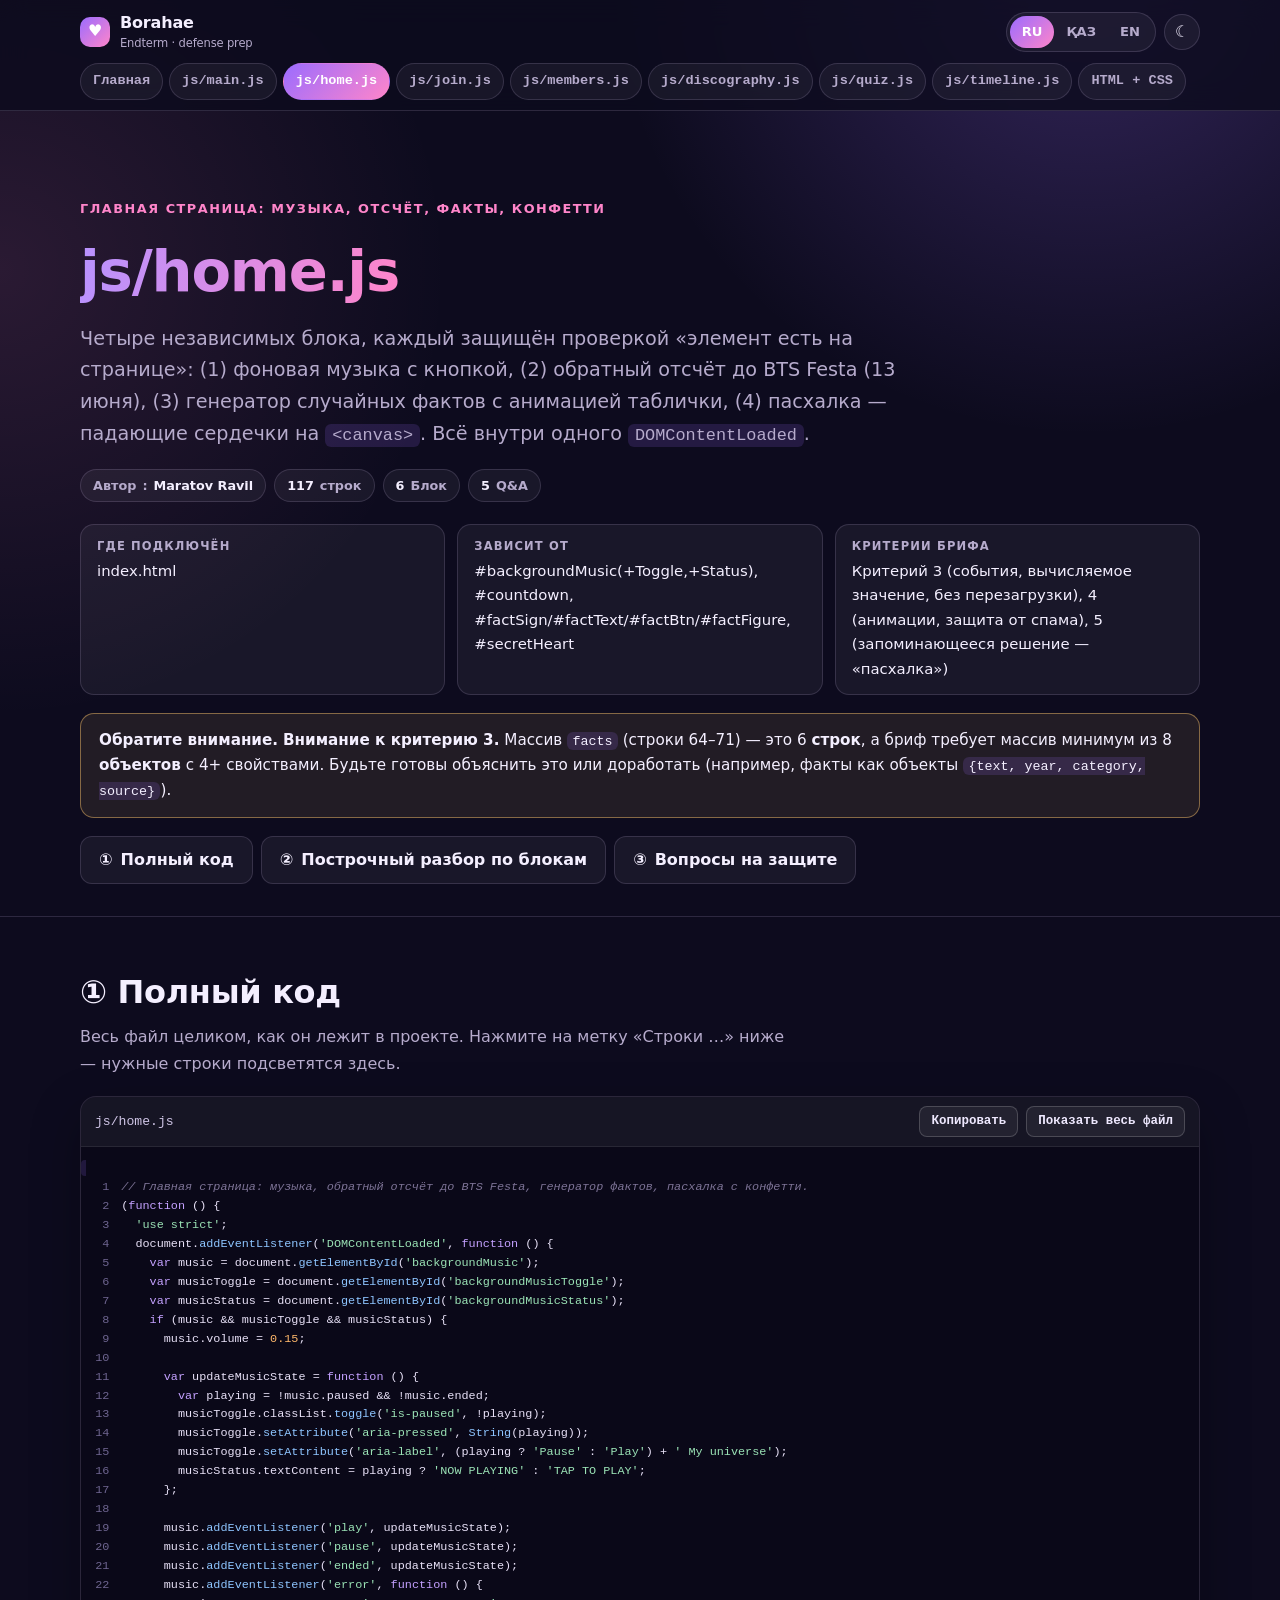
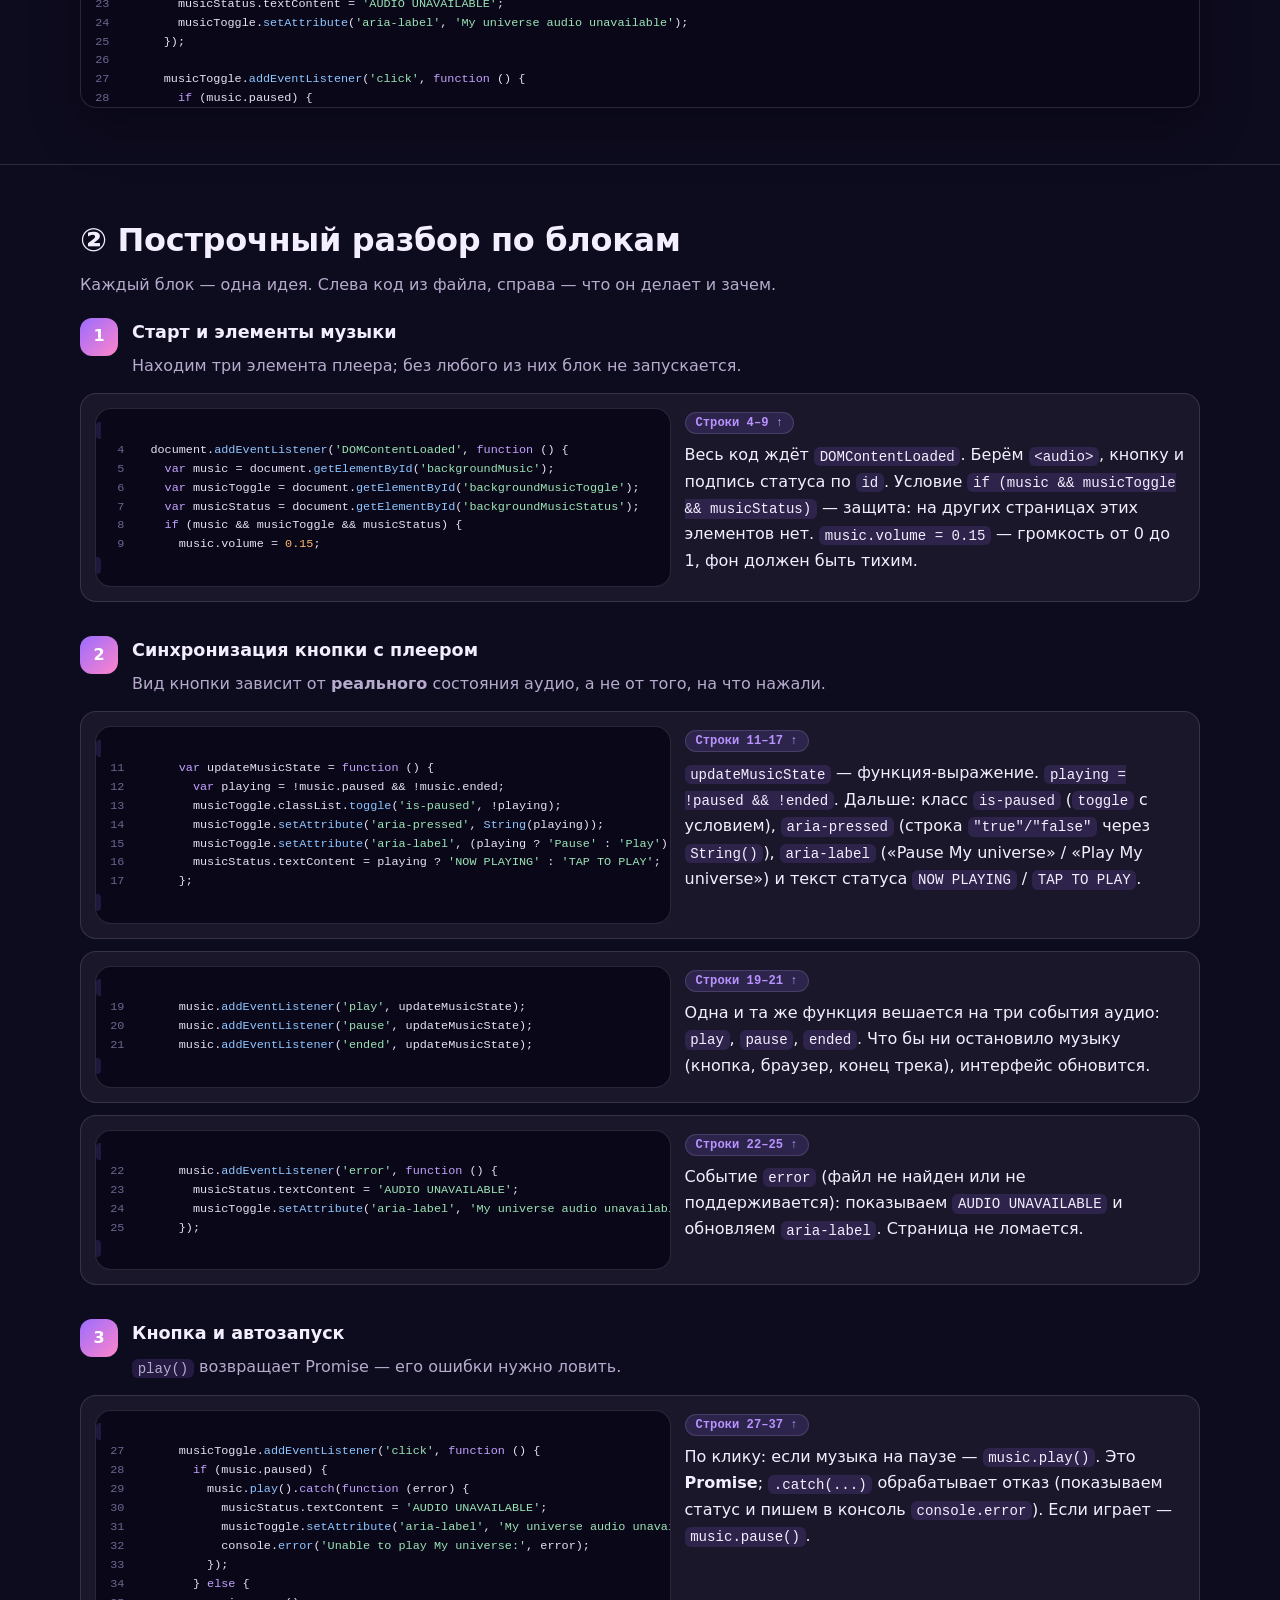
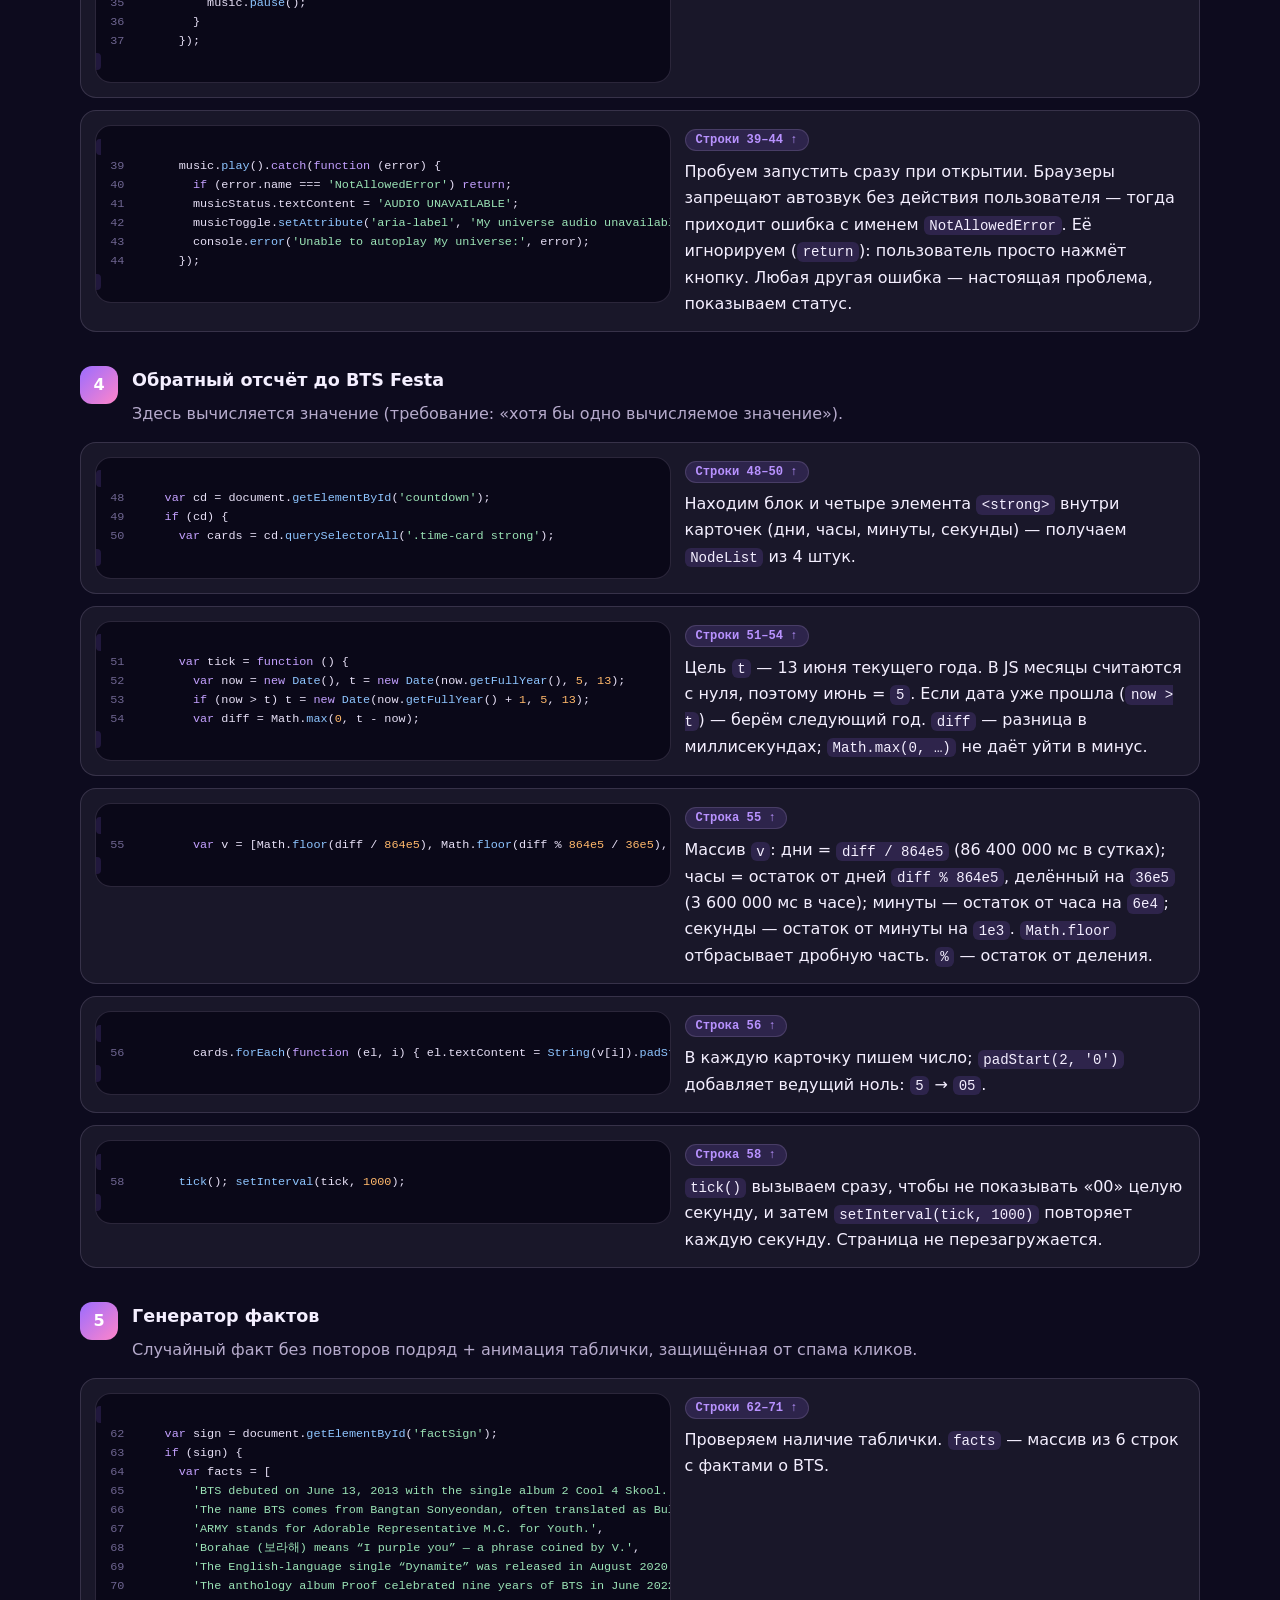
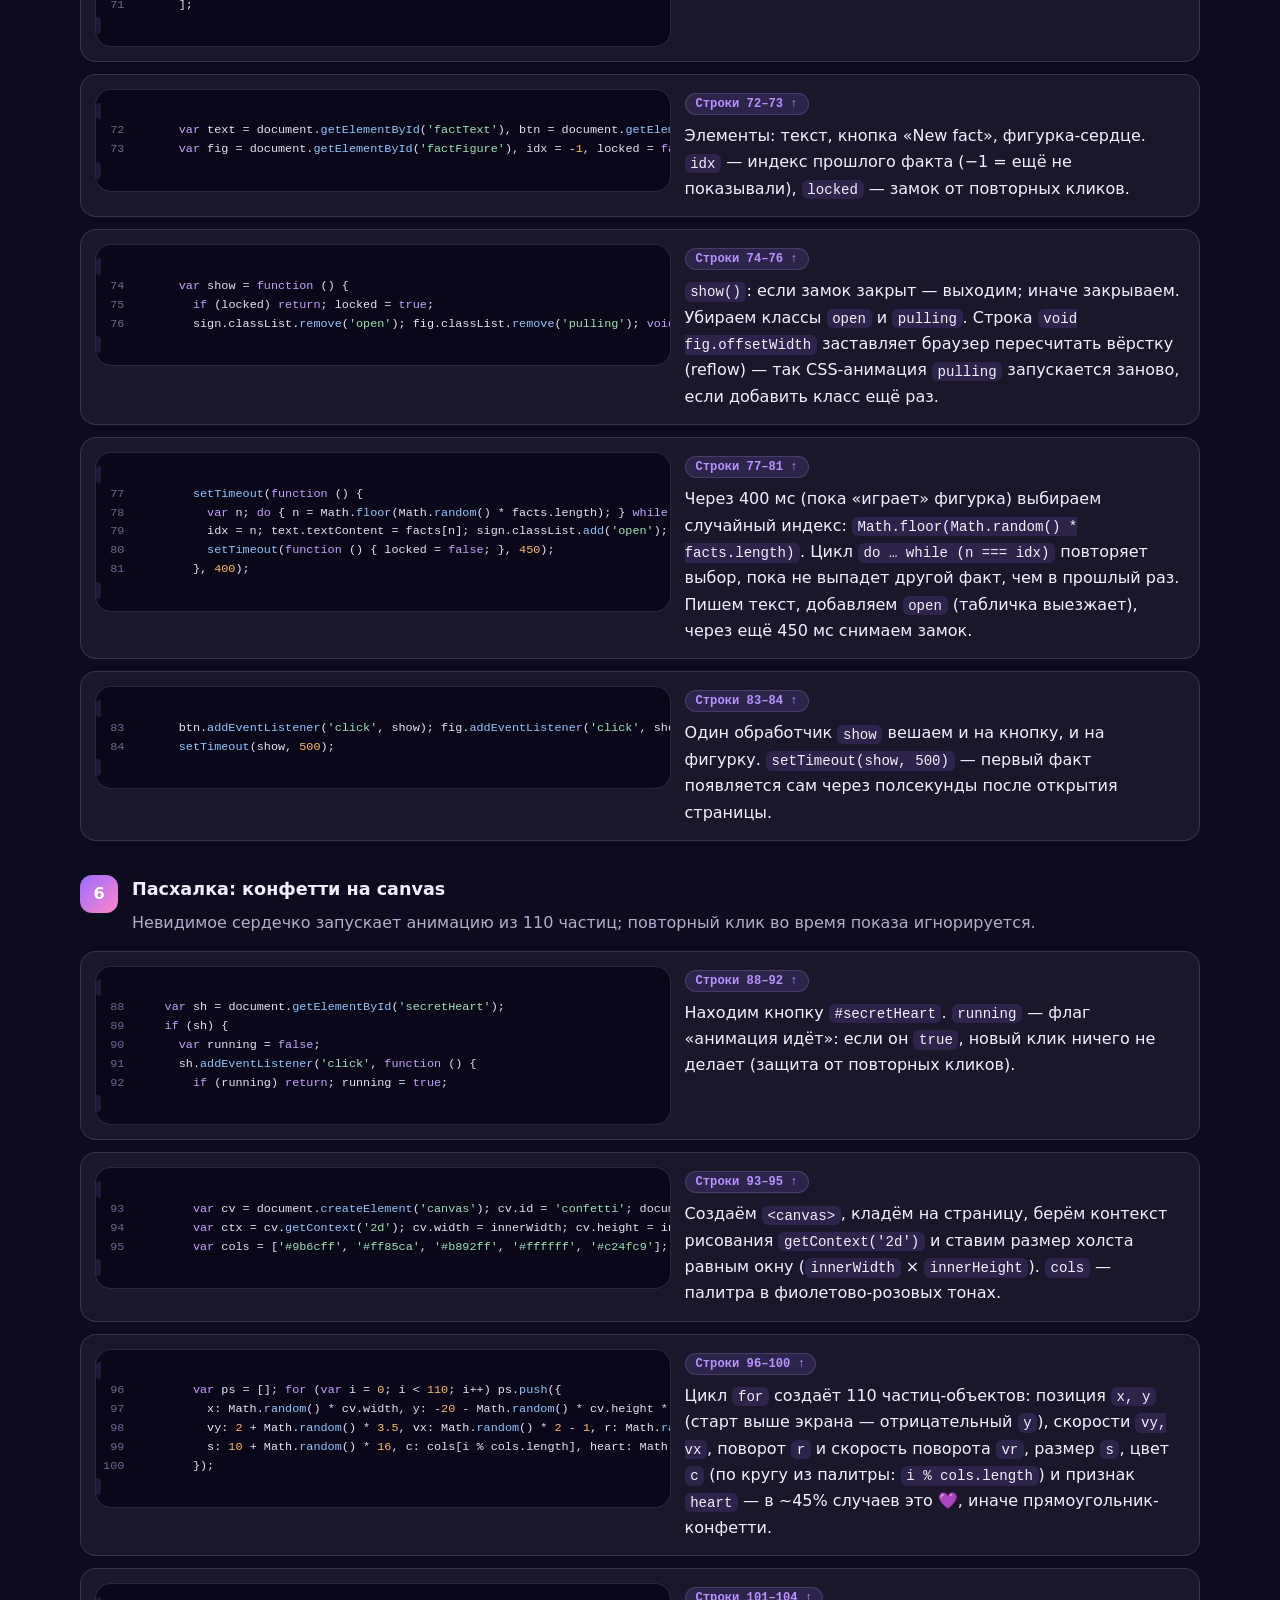
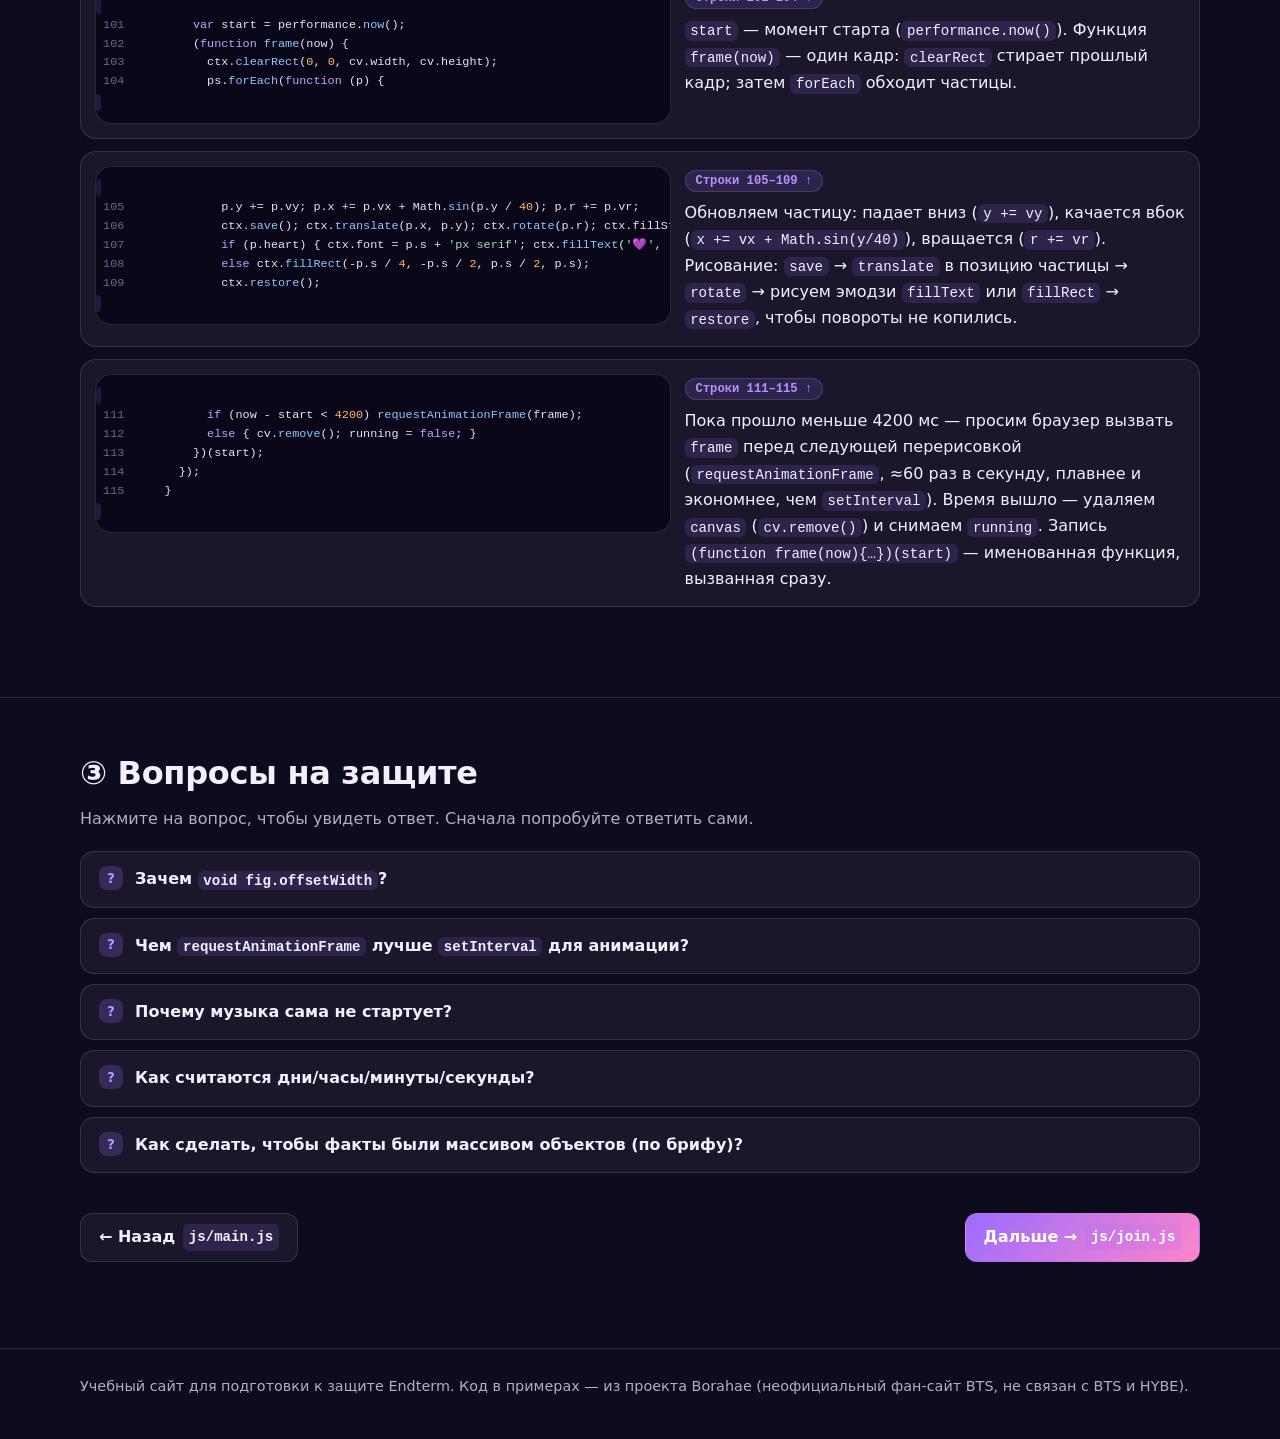
<file: home-js.html>
<!DOCTYPE html>
<html lang="ru" data-lang="ru" data-theme="dark">
<head>
<meta charset="UTF-8">
<meta name="viewport" content="width=device-width, initial-scale=1">
<title>js/home.js — Borahae · Endterm prep</title>
<meta name="description" content="Code walkthrough of js/home.js">
<link rel="icon" href="data:image/svg+xml,%3Csvg xmlns='http://www.w3.org/2000/svg' viewBox='0 0 32 32'%3E%3Crect width='32' height='32' rx='8' fill='%239b6cff'/%3E%3Ctext x='16' y='22' font-size='18' text-anchor='middle' fill='white'%3E%3C/text%3E%3C/svg%3E">
<script>try{var d=document.documentElement,l=localStorage.getItem('bdp-lang'),t=localStorage.getItem('bdp-theme');if(l){d.setAttribute('data-lang',l);d.setAttribute('lang',l)}if(t)d.setAttribute('data-theme',t)}catch(e){}</script>
<link rel="stylesheet" href="css/site.css">
</head>
<body data-title-ru="js/home.js — Borahae · Endterm prep" data-title-kk="js/home.js — Borahae · Endterm prep" data-title-en="js/home.js — Borahae · Endterm prep">
<header class="site-header">
<div class="wrap">
<div class="bar">
<a class="brand" href="index.html"><i aria-hidden="true">♥</i><span>Borahae<small>Endterm · defense prep</small></span></a>
<div class="tools">
<div class="seg" role="group" aria-label="Language">
<button type="button" data-set-lang="ru" aria-pressed="true">RU</button><button type="button" data-set-lang="kk" aria-pressed="false">ҚАЗ</button><button type="button" data-set-lang="en" aria-pressed="false">EN</button>
</div>
<button class="icon-btn" id="themeBtn" type="button" aria-label="Theme">☾</button>
</div>
</div>
<nav class="filestrip" aria-label="Pages"><a href="index.html"><span class="t" lang="ru">Главная</span><span class="t" lang="kk">Басты бет</span><span class="t" lang="en">Home</span></a><a href="main-js.html">js/main.js</a><a href="home-js.html" aria-current="page">js/home.js</a><a href="join-js.html">js/join.js</a><a href="members-js.html">js/members.js</a><a href="discography-js.html">js/discography.js</a><a href="quiz-js.html">js/quiz.js</a><a href="timeline-js.html">js/timeline.js</a><a href="html-css.html">HTML + CSS</a></nav>
</div>
</header>
<main>

<section class="hero"><div class="wrap">
<span class="eyebrow"><span class="t" lang="ru">Главная страница: музыка, отсчёт, факты, конфетти</span><span class="t" lang="kk">Басты бет: музыка, кері санақ, фактілер, конфетти</span><span class="t" lang="en">Home page: music, countdown, facts, confetti</span></span>
<h1><em>js/home.js</em></h1>
<p class="lead"><span class="t" lang="ru">Четыре независимых блока, каждый защищён проверкой «элемент есть на странице»: (1) фоновая музыка с кнопкой, (2) обратный отсчёт до BTS Festa (13 июня), (3) генератор случайных фактов с анимацией таблички, (4) пасхалка — падающие сердечки на <code>&lt;canvas&gt;</code>. Всё внутри одного <code>DOMContentLoaded</code>.</span><span class="t" lang="kk">Төрт тәуелсіз блок, әрқайсысы «элемент бетте бар ма» тексеруімен қорғалған: (1) батырмасы бар фондық музыка, (2) BTS Festa-ға (13 маусым) дейінгі кері санақ, (3) табличка анимациясы бар кездейсоқ фактілер генераторы, (4) пасхалка — <code>&lt;canvas&gt;</code>-тағы құлайтын жүрекшелер. Бәрі бір <code>DOMContentLoaded</code> ішінде.</span><span class="t" lang="en">Four independent blocks, each guarded by an “element exists on this page” check: (1) background music with a button, (2) countdown to BTS Festa (June 13), (3) random fact generator with an animated sign, (4) easter egg — falling hearts on a <code>&lt;canvas&gt;</code>. All inside one <code>DOMContentLoaded</code>.</span></p>
<div class="chips"><span class="chip"><span class="t" lang="ru">Автор</span><span class="t" lang="kk">Авторы</span><span class="t" lang="en">Author</span>: <b>Maratov Ravil</b></span><span class="chip"><b>117</b> <span class="t" lang="ru">строк</span><span class="t" lang="kk">жол</span><span class="t" lang="en">lines</span></span><span class="chip"><b>6</b> <span class="t" lang="ru">Блок</span><span class="t" lang="kk">Блок</span><span class="t" lang="en">Block</span></span><span class="chip"><b>5</b> Q&amp;A</span></div>
<dl class="meta"><div><dt><span class="t" lang="ru">Где подключён</span><span class="t" lang="kk">Қай жерде қосылған</span><span class="t" lang="en">Loaded on</span></dt><dd><span class="t" lang="ru">index.html</span><span class="t" lang="kk">index.html</span><span class="t" lang="en">index.html</span></dd></div><div><dt><span class="t" lang="ru">Зависит от</span><span class="t" lang="kk">Тәуелді</span><span class="t" lang="en">Depends on</span></dt><dd><span class="t" lang="ru">#backgroundMusic(+Toggle,+Status), #countdown, #factSign/#factText/#factBtn/#factFigure, #secretHeart</span><span class="t" lang="kk">#backgroundMusic(+Toggle,+Status), #countdown, #factSign/#factText/#factBtn/#factFigure, #secretHeart</span><span class="t" lang="en">#backgroundMusic(+Toggle,+Status), #countdown, #factSign/#factText/#factBtn/#factFigure, #secretHeart</span></dd></div><div><dt><span class="t" lang="ru">Критерии брифа</span><span class="t" lang="kk">Бриф критерийлері</span><span class="t" lang="en">Brief criteria</span></dt><dd><span class="t" lang="ru">Критерий 3 (события, вычисляемое значение, без перезагрузки), 4 (анимации, защита от спама), 5 (запоминающееся решение — «пасхалка»)</span><span class="t" lang="kk">3 (оқиғалар, есептелетін мән, қайта жүктеусіз), 4 (анимация, спамнан қорғау), 5 (есте қалатын шешім — «пасхалка») критерийлері</span><span class="t" lang="en">Criteria 3 (events, calculated value, no reload), 4 (animations, spam guard), 5 (memorable feature — the easter egg)</span></dd></div></dl>
<div class="note"><b><span class="t" lang="ru">Обратите внимание</span><span class="t" lang="kk">Назар аударыңыз</span><span class="t" lang="en">Heads-up</span>.</b> <span class="t" lang="ru"><b>Внимание к критерию 3.</b> Массив <code>facts</code> (строки 64–71) — это 6 <b>строк</b>, а бриф требует массив минимум из 8 <b>объектов</b> с 4+ свойствами. Будьте готовы объяснить это или доработать (например, факты как объекты <code>{text, year, category, source}</code>).</span><span class="t" lang="kk"><b>3-критерийге назар аударыңыз.</b> <code>facts</code> массиві (64–71 жолдар) — 6 <b>жол</b>, ал бриф кемінде 4+ қасиеті бар 8 <b>нысаннан</b> тұратын массивті талап етеді. Мұны түсіндіруге дайын болыңыз немесе жетілдіріңіз (мысалы, фактілерді <code>{text, year, category, source}</code> нысандары ретінде).</span><span class="t" lang="en"><b>Watch criterion 3.</b> The <code>facts</code> array (lines 64–71) holds 6 <b>strings</b>, while the brief asks for an array of at least 8 <b>objects</b> with 4+ properties. Be ready to explain it or improve it (e.g. facts as objects <code>{text, year, category, source}</code>).</span></div>
<div class="toc"><a class="btn" href="#full">① <span class="t" lang="ru">Полный код</span><span class="t" lang="kk">Толық код</span><span class="t" lang="en">Full code</span></a><a class="btn" href="#walkthrough">② <span class="t" lang="ru">Построчный разбор по блокам</span><span class="t" lang="kk">Блок-блокпен жолма-жол талдау</span><span class="t" lang="en">Line-by-line walkthrough by blocks</span></a><a class="btn" href="#qa">③ <span class="t" lang="ru">Вопросы на защите</span><span class="t" lang="kk">Қорғаудағы сұрақтар</span><span class="t" lang="en">Defense questions</span></a></div>
</div></section>
<section class="section" id="full"><div class="wrap">
<h2>① <span class="t" lang="ru">Полный код</span><span class="t" lang="kk">Толық код</span><span class="t" lang="en">Full code</span></h2><p class="sub"><span class="t" lang="ru">Весь файл целиком, как он лежит в проекте. Нажмите на метку «Строки …» ниже — нужные строки подсветятся здесь.</span><span class="t" lang="kk">Файл жобадағыдай толық. Төмендегі «Жолдар …» белгісін басыңыз — қажетті жолдар осы жерде түспен көрсетіледі.</span><span class="t" lang="en">The whole file exactly as it is in the project. Click a “Lines …” badge below and those lines are highlighted here.</span></p>
<div class="codebox"><div class="codebar"><span>js/home.js</span><span class="sp"><button type="button" data-copy="fullcode"><span class="t" lang="ru">Копировать</span><span class="t" lang="kk">Көшіру</span><span class="t" lang="en">Copy</span></button><button type="button" data-expand="fullcode" aria-expanded="false"><span class="when-closed"><span class="t" lang="ru">Показать весь файл</span><span class="t" lang="kk">Бүкіл файлды көрсету</span><span class="t" lang="en">Show whole file</span></span><span class="when-open" style="display:none"><span class="t" lang="ru">Свернуть</span><span class="t" lang="kk">Жинау</span><span class="t" lang="en">Collapse</span></span></button></span></div>
<pre class="code full" id="fullcode"><code><span class="l" data-n="1"><i>1</i><span class="c"><span class="tok-c">// Главная страница: музыка, обратный отсчёт до BTS Festa, генератор фактов, пасхалка с конфетти.</span></span></span><span class="l" data-n="2"><i>2</i><span class="c">(<span class="tok-k">function</span> () {</span></span><span class="l" data-n="3"><i>3</i><span class="c">  <span class="tok-s">'use strict'</span>;</span></span><span class="l" data-n="4"><i>4</i><span class="c">  document.<span class="tok-f">addEventListener</span>(<span class="tok-s">'DOMContentLoaded'</span>, <span class="tok-k">function</span> () {</span></span><span class="l" data-n="5"><i>5</i><span class="c">    <span class="tok-k">var</span> music = document.<span class="tok-f">getElementById</span>(<span class="tok-s">'backgroundMusic'</span>);</span></span><span class="l" data-n="6"><i>6</i><span class="c">    <span class="tok-k">var</span> musicToggle = document.<span class="tok-f">getElementById</span>(<span class="tok-s">'backgroundMusicToggle'</span>);</span></span><span class="l" data-n="7"><i>7</i><span class="c">    <span class="tok-k">var</span> musicStatus = document.<span class="tok-f">getElementById</span>(<span class="tok-s">'backgroundMusicStatus'</span>);</span></span><span class="l" data-n="8"><i>8</i><span class="c">    <span class="tok-k">if</span> (music &amp;&amp; musicToggle &amp;&amp; musicStatus) {</span></span><span class="l" data-n="9"><i>9</i><span class="c">      music.volume = <span class="tok-n">0.15</span>;</span></span><span class="l" data-n="10"><i>10</i><span class="c"> </span></span><span class="l" data-n="11"><i>11</i><span class="c">      <span class="tok-k">var</span> updateMusicState = <span class="tok-k">function</span> () {</span></span><span class="l" data-n="12"><i>12</i><span class="c">        <span class="tok-k">var</span> playing = !music.paused &amp;&amp; !music.ended;</span></span><span class="l" data-n="13"><i>13</i><span class="c">        musicToggle.classList.<span class="tok-f">toggle</span>(<span class="tok-s">'is-paused'</span>, !playing);</span></span><span class="l" data-n="14"><i>14</i><span class="c">        musicToggle.<span class="tok-f">setAttribute</span>(<span class="tok-s">'aria-pressed'</span>, <span class="tok-f">String</span>(playing));</span></span><span class="l" data-n="15"><i>15</i><span class="c">        musicToggle.<span class="tok-f">setAttribute</span>(<span class="tok-s">'aria-label'</span>, (playing ? <span class="tok-s">'Pause'</span> : <span class="tok-s">'Play'</span>) + <span class="tok-s">' My universe'</span>);</span></span><span class="l" data-n="16"><i>16</i><span class="c">        musicStatus.textContent = playing ? <span class="tok-s">'NOW PLAYING'</span> : <span class="tok-s">'TAP TO PLAY'</span>;</span></span><span class="l" data-n="17"><i>17</i><span class="c">      };</span></span><span class="l" data-n="18"><i>18</i><span class="c"> </span></span><span class="l" data-n="19"><i>19</i><span class="c">      music.<span class="tok-f">addEventListener</span>(<span class="tok-s">'play'</span>, updateMusicState);</span></span><span class="l" data-n="20"><i>20</i><span class="c">      music.<span class="tok-f">addEventListener</span>(<span class="tok-s">'pause'</span>, updateMusicState);</span></span><span class="l" data-n="21"><i>21</i><span class="c">      music.<span class="tok-f">addEventListener</span>(<span class="tok-s">'ended'</span>, updateMusicState);</span></span><span class="l" data-n="22"><i>22</i><span class="c">      music.<span class="tok-f">addEventListener</span>(<span class="tok-s">'error'</span>, <span class="tok-k">function</span> () {</span></span><span class="l" data-n="23"><i>23</i><span class="c">        musicStatus.textContent = <span class="tok-s">'AUDIO UNAVAILABLE'</span>;</span></span><span class="l" data-n="24"><i>24</i><span class="c">        musicToggle.<span class="tok-f">setAttribute</span>(<span class="tok-s">'aria-label'</span>, <span class="tok-s">'My universe audio unavailable'</span>);</span></span><span class="l" data-n="25"><i>25</i><span class="c">      });</span></span><span class="l" data-n="26"><i>26</i><span class="c"> </span></span><span class="l" data-n="27"><i>27</i><span class="c">      musicToggle.<span class="tok-f">addEventListener</span>(<span class="tok-s">'click'</span>, <span class="tok-k">function</span> () {</span></span><span class="l" data-n="28"><i>28</i><span class="c">        <span class="tok-k">if</span> (music.paused) {</span></span><span class="l" data-n="29"><i>29</i><span class="c">          music.<span class="tok-f">play</span>().<span class="tok-k">catch</span>(<span class="tok-k">function</span> (error) {</span></span><span class="l" data-n="30"><i>30</i><span class="c">            musicStatus.textContent = <span class="tok-s">'AUDIO UNAVAILABLE'</span>;</span></span><span class="l" data-n="31"><i>31</i><span class="c">            musicToggle.<span class="tok-f">setAttribute</span>(<span class="tok-s">'aria-label'</span>, <span class="tok-s">'My universe audio unavailable'</span>);</span></span><span class="l" data-n="32"><i>32</i><span class="c">            console.<span class="tok-f">error</span>(<span class="tok-s">'Unable to play My universe:'</span>, error);</span></span><span class="l" data-n="33"><i>33</i><span class="c">          });</span></span><span class="l" data-n="34"><i>34</i><span class="c">        } <span class="tok-k">else</span> {</span></span><span class="l" data-n="35"><i>35</i><span class="c">          music.<span class="tok-f">pause</span>();</span></span><span class="l" data-n="36"><i>36</i><span class="c">        }</span></span><span class="l" data-n="37"><i>37</i><span class="c">      });</span></span><span class="l" data-n="38"><i>38</i><span class="c"> </span></span><span class="l" data-n="39"><i>39</i><span class="c">      music.<span class="tok-f">play</span>().<span class="tok-k">catch</span>(<span class="tok-k">function</span> (error) {</span></span><span class="l" data-n="40"><i>40</i><span class="c">        <span class="tok-k">if</span> (error.name === <span class="tok-s">'NotAllowedError'</span>) <span class="tok-k">return</span>;</span></span><span class="l" data-n="41"><i>41</i><span class="c">        musicStatus.textContent = <span class="tok-s">'AUDIO UNAVAILABLE'</span>;</span></span><span class="l" data-n="42"><i>42</i><span class="c">        musicToggle.<span class="tok-f">setAttribute</span>(<span class="tok-s">'aria-label'</span>, <span class="tok-s">'My universe audio unavailable'</span>);</span></span><span class="l" data-n="43"><i>43</i><span class="c">        console.<span class="tok-f">error</span>(<span class="tok-s">'Unable to autoplay My universe:'</span>, error);</span></span><span class="l" data-n="44"><i>44</i><span class="c">      });</span></span><span class="l" data-n="45"><i>45</i><span class="c">    }</span></span><span class="l" data-n="46"><i>46</i><span class="c"> </span></span><span class="l" data-n="47"><i>47</i><span class="c">    <span class="tok-c">/* Обратный отсчёт до BTS Festa */</span></span></span><span class="l" data-n="48"><i>48</i><span class="c">    <span class="tok-k">var</span> cd = document.<span class="tok-f">getElementById</span>(<span class="tok-s">'countdown'</span>);</span></span><span class="l" data-n="49"><i>49</i><span class="c">    <span class="tok-k">if</span> (cd) {</span></span><span class="l" data-n="50"><i>50</i><span class="c">      <span class="tok-k">var</span> cards = cd.<span class="tok-f">querySelectorAll</span>(<span class="tok-s">'.time-card strong'</span>);</span></span><span class="l" data-n="51"><i>51</i><span class="c">      <span class="tok-k">var</span> tick = <span class="tok-k">function</span> () {</span></span><span class="l" data-n="52"><i>52</i><span class="c">        <span class="tok-k">var</span> now = <span class="tok-k">new</span> <span class="tok-f">Date</span>(), t = <span class="tok-k">new</span> <span class="tok-f">Date</span>(now.<span class="tok-f">getFullYear</span>(), <span class="tok-n">5</span>, <span class="tok-n">13</span>);</span></span><span class="l" data-n="53"><i>53</i><span class="c">        <span class="tok-k">if</span> (now &gt; t) t = <span class="tok-k">new</span> <span class="tok-f">Date</span>(now.<span class="tok-f">getFullYear</span>() + <span class="tok-n">1</span>, <span class="tok-n">5</span>, <span class="tok-n">13</span>);</span></span><span class="l" data-n="54"><i>54</i><span class="c">        <span class="tok-k">var</span> diff = Math.<span class="tok-f">max</span>(<span class="tok-n">0</span>, t - now);</span></span><span class="l" data-n="55"><i>55</i><span class="c">        <span class="tok-k">var</span> v = [Math.<span class="tok-f">floor</span>(diff / <span class="tok-n">864e5</span>), Math.<span class="tok-f">floor</span>(diff % <span class="tok-n">864e5</span> / <span class="tok-n">36e5</span>), Math.<span class="tok-f">floor</span>(diff % <span class="tok-n">36e5</span> / <span class="tok-n">6e4</span>), Math.<span class="tok-f">floor</span>(diff % <span class="tok-n">6e4</span> / <span class="tok-n">1e3</span>)];</span></span><span class="l" data-n="56"><i>56</i><span class="c">        cards.<span class="tok-f">forEach</span>(<span class="tok-k">function</span> (el, i) { el.textContent = <span class="tok-f">String</span>(v[i]).<span class="tok-f">padStart</span>(<span class="tok-n">2</span>, <span class="tok-s">'0'</span>); });</span></span><span class="l" data-n="57"><i>57</i><span class="c">      };</span></span><span class="l" data-n="58"><i>58</i><span class="c">      <span class="tok-f">tick</span>(); <span class="tok-f">setInterval</span>(tick, <span class="tok-n">1000</span>);</span></span><span class="l" data-n="59"><i>59</i><span class="c">    }</span></span><span class="l" data-n="60"><i>60</i><span class="c"> </span></span><span class="l" data-n="61"><i>61</i><span class="c">    <span class="tok-c">/* Генератор фактов: табличка «выезжает» из фигурки */</span></span></span><span class="l" data-n="62"><i>62</i><span class="c">    <span class="tok-k">var</span> sign = document.<span class="tok-f">getElementById</span>(<span class="tok-s">'factSign'</span>);</span></span><span class="l" data-n="63"><i>63</i><span class="c">    <span class="tok-k">if</span> (sign) {</span></span><span class="l" data-n="64"><i>64</i><span class="c">      <span class="tok-k">var</span> facts = [</span></span><span class="l" data-n="65"><i>65</i><span class="c">        <span class="tok-s">'BTS debuted on June 13, 2013 with the single album 2 Cool 4 Skool.'</span>,</span></span><span class="l" data-n="66"><i>66</i><span class="c">        <span class="tok-s">'The name BTS comes from Bangtan Sonyeondan, often translated as Bulletproof Boy Scouts.'</span>,</span></span><span class="l" data-n="67"><i>67</i><span class="c">        <span class="tok-s">'ARMY stands for Adorable Representative M.C. for Youth.'</span>,</span></span><span class="l" data-n="68"><i>68</i><span class="c">        <span class="tok-s">'Borahae (보라해) means “I purple you” — a phrase coined by V.'</span>,</span></span><span class="l" data-n="69"><i>69</i><span class="c">        <span class="tok-s">'The English-language single “Dynamite” was released in August 2020.'</span>,</span></span><span class="l" data-n="70"><i>70</i><span class="c">        <span class="tok-s">'The anthology album Proof celebrated nine years of BTS in June 2022.'</span></span></span><span class="l" data-n="71"><i>71</i><span class="c">      ];</span></span><span class="l" data-n="72"><i>72</i><span class="c">      <span class="tok-k">var</span> text = document.<span class="tok-f">getElementById</span>(<span class="tok-s">'factText'</span>), btn = document.<span class="tok-f">getElementById</span>(<span class="tok-s">'factBtn'</span>);</span></span><span class="l" data-n="73"><i>73</i><span class="c">      <span class="tok-k">var</span> fig = document.<span class="tok-f">getElementById</span>(<span class="tok-s">'factFigure'</span>), idx = -<span class="tok-n">1</span>, locked = <span class="tok-k">false</span>;</span></span><span class="l" data-n="74"><i>74</i><span class="c">      <span class="tok-k">var</span> show = <span class="tok-k">function</span> () {</span></span><span class="l" data-n="75"><i>75</i><span class="c">        <span class="tok-k">if</span> (locked) <span class="tok-k">return</span>; locked = <span class="tok-k">true</span>;</span></span><span class="l" data-n="76"><i>76</i><span class="c">        sign.classList.<span class="tok-f">remove</span>(<span class="tok-s">'open'</span>); fig.classList.<span class="tok-f">remove</span>(<span class="tok-s">'pulling'</span>); <span class="tok-k">void</span> fig.offsetWidth; fig.classList.<span class="tok-f">add</span>(<span class="tok-s">'pulling'</span>);</span></span><span class="l" data-n="77"><i>77</i><span class="c">        <span class="tok-f">setTimeout</span>(<span class="tok-k">function</span> () {</span></span><span class="l" data-n="78"><i>78</i><span class="c">          <span class="tok-k">var</span> n; <span class="tok-k">do</span> { n = Math.<span class="tok-f">floor</span>(Math.<span class="tok-f">random</span>() * facts.length); } <span class="tok-k">while</span> (n === idx);</span></span><span class="l" data-n="79"><i>79</i><span class="c">          idx = n; text.textContent = facts[n]; sign.classList.<span class="tok-f">add</span>(<span class="tok-s">'open'</span>);</span></span><span class="l" data-n="80"><i>80</i><span class="c">          <span class="tok-f">setTimeout</span>(<span class="tok-k">function</span> () { locked = <span class="tok-k">false</span>; }, <span class="tok-n">450</span>);</span></span><span class="l" data-n="81"><i>81</i><span class="c">        }, <span class="tok-n">400</span>);</span></span><span class="l" data-n="82"><i>82</i><span class="c">      };</span></span><span class="l" data-n="83"><i>83</i><span class="c">      btn.<span class="tok-f">addEventListener</span>(<span class="tok-s">'click'</span>, show); fig.<span class="tok-f">addEventListener</span>(<span class="tok-s">'click'</span>, show);</span></span><span class="l" data-n="84"><i>84</i><span class="c">      <span class="tok-f">setTimeout</span>(show, <span class="tok-n">500</span>);</span></span><span class="l" data-n="85"><i>85</i><span class="c">    }</span></span><span class="l" data-n="86"><i>86</i><span class="c"> </span></span><span class="l" data-n="87"><i>87</i><span class="c">    <span class="tok-c">/* Пасхалка: падающие сердечки и конфетти (чистый JS) */</span></span></span><span class="l" data-n="88"><i>88</i><span class="c">    <span class="tok-k">var</span> sh = document.<span class="tok-f">getElementById</span>(<span class="tok-s">'secretHeart'</span>);</span></span><span class="l" data-n="89"><i>89</i><span class="c">    <span class="tok-k">if</span> (sh) {</span></span><span class="l" data-n="90"><i>90</i><span class="c">      <span class="tok-k">var</span> running = <span class="tok-k">false</span>;</span></span><span class="l" data-n="91"><i>91</i><span class="c">      sh.<span class="tok-f">addEventListener</span>(<span class="tok-s">'click'</span>, <span class="tok-k">function</span> () {</span></span><span class="l" data-n="92"><i>92</i><span class="c">        <span class="tok-k">if</span> (running) <span class="tok-k">return</span>; running = <span class="tok-k">true</span>;</span></span><span class="l" data-n="93"><i>93</i><span class="c">        <span class="tok-k">var</span> cv = document.<span class="tok-f">createElement</span>(<span class="tok-s">'canvas'</span>); cv.id = <span class="tok-s">'confetti'</span>; document.body.<span class="tok-f">appendChild</span>(cv);</span></span><span class="l" data-n="94"><i>94</i><span class="c">        <span class="tok-k">var</span> ctx = cv.<span class="tok-f">getContext</span>(<span class="tok-s">'2d'</span>); cv.width = innerWidth; cv.height = innerHeight;</span></span><span class="l" data-n="95"><i>95</i><span class="c">        <span class="tok-k">var</span> cols = [<span class="tok-s">'#9b6cff'</span>, <span class="tok-s">'#ff85ca'</span>, <span class="tok-s">'#b892ff'</span>, <span class="tok-s">'#ffffff'</span>, <span class="tok-s">'#c24fc9'</span>];</span></span><span class="l" data-n="96"><i>96</i><span class="c">        <span class="tok-k">var</span> ps = []; <span class="tok-k">for</span> (<span class="tok-k">var</span> i = <span class="tok-n">0</span>; i &lt; <span class="tok-n">110</span>; i++) ps.<span class="tok-f">push</span>({</span></span><span class="l" data-n="97"><i>97</i><span class="c">          x: Math.<span class="tok-f">random</span>() * cv.width, y: -<span class="tok-n">20</span> - Math.<span class="tok-f">random</span>() * cv.height * .<span class="tok-n">6</span>,</span></span><span class="l" data-n="98"><i>98</i><span class="c">          vy: <span class="tok-n">2</span> + Math.<span class="tok-f">random</span>() * <span class="tok-n">3.5</span>, vx: Math.<span class="tok-f">random</span>() * <span class="tok-n">2</span> - <span class="tok-n">1</span>, r: Math.<span class="tok-f">random</span>() * <span class="tok-n">6.28</span>, vr: Math.<span class="tok-f">random</span>() * .<span class="tok-n">2</span> - .<span class="tok-n">1</span>,</span></span><span class="l" data-n="99"><i>99</i><span class="c">          s: <span class="tok-n">10</span> + Math.<span class="tok-f">random</span>() * <span class="tok-n">16</span>, c: cols[i % cols.length], heart: Math.<span class="tok-f">random</span>() &lt; .<span class="tok-n">45</span></span></span><span class="l" data-n="100"><i>100</i><span class="c">        });</span></span><span class="l" data-n="101"><i>101</i><span class="c">        <span class="tok-k">var</span> start = performance.<span class="tok-f">now</span>();</span></span><span class="l" data-n="102"><i>102</i><span class="c">        (<span class="tok-k">function</span> <span class="tok-f">frame</span>(now) {</span></span><span class="l" data-n="103"><i>103</i><span class="c">          ctx.<span class="tok-f">clearRect</span>(<span class="tok-n">0</span>, <span class="tok-n">0</span>, cv.width, cv.height);</span></span><span class="l" data-n="104"><i>104</i><span class="c">          ps.<span class="tok-f">forEach</span>(<span class="tok-k">function</span> (p) {</span></span><span class="l" data-n="105"><i>105</i><span class="c">            p.y += p.vy; p.x += p.vx + Math.<span class="tok-f">sin</span>(p.y / <span class="tok-n">40</span>); p.r += p.vr;</span></span><span class="l" data-n="106"><i>106</i><span class="c">            ctx.<span class="tok-f">save</span>(); ctx.<span class="tok-f">translate</span>(p.x, p.y); ctx.<span class="tok-f">rotate</span>(p.r); ctx.fillStyle = p.c;</span></span><span class="l" data-n="107"><i>107</i><span class="c">            <span class="tok-k">if</span> (p.heart) { ctx.font = p.s + <span class="tok-s">'px serif'</span>; ctx.<span class="tok-f">fillText</span>(<span class="tok-s">'💜'</span>, -p.s / <span class="tok-n">2</span>, p.s / <span class="tok-n">2</span>); }</span></span><span class="l" data-n="108"><i>108</i><span class="c">            <span class="tok-k">else</span> ctx.<span class="tok-f">fillRect</span>(-p.s / <span class="tok-n">4</span>, -p.s / <span class="tok-n">2</span>, p.s / <span class="tok-n">2</span>, p.s);</span></span><span class="l" data-n="109"><i>109</i><span class="c">            ctx.<span class="tok-f">restore</span>();</span></span><span class="l" data-n="110"><i>110</i><span class="c">          });</span></span><span class="l" data-n="111"><i>111</i><span class="c">          <span class="tok-k">if</span> (now - start &lt; <span class="tok-n">4200</span>) <span class="tok-f">requestAnimationFrame</span>(frame);</span></span><span class="l" data-n="112"><i>112</i><span class="c">          <span class="tok-k">else</span> { cv.<span class="tok-f">remove</span>(); running = <span class="tok-k">false</span>; }</span></span><span class="l" data-n="113"><i>113</i><span class="c">        })(start);</span></span><span class="l" data-n="114"><i>114</i><span class="c">      });</span></span><span class="l" data-n="115"><i>115</i><span class="c">    }</span></span><span class="l" data-n="116"><i>116</i><span class="c">  });</span></span><span class="l" data-n="117"><i>117</i><span class="c">})();</span></span></code></pre></div>
</div></section>
<section class="section" id="walkthrough"><div class="wrap">
<h2>② <span class="t" lang="ru">Построчный разбор по блокам</span><span class="t" lang="kk">Блок-блокпен жолма-жол талдау</span><span class="t" lang="en">Line-by-line walkthrough by blocks</span></h2><p class="sub"><span class="t" lang="ru">Каждый блок — одна идея. Слева код из файла, справа — что он делает и зачем.</span><span class="t" lang="kk">Әр блок — бір идея. Сол жақта файлдағы код, оң жақта — ол не істейді және неге.</span><span class="t" lang="en">Each block is one idea. Code from the file on the left, what it does and why on the right.</span></p>
<div class="block"><div class="blockhead"><span class="no">1</span><div><h3><span class="t" lang="ru">Старт и элементы музыки</span><span class="t" lang="kk">Бастау және музыка элементтері</span><span class="t" lang="en">Start-up and music elements</span></h3><p><span class="t" lang="ru">Находим три элемента плеера; без любого из них блок не запускается.</span><span class="t" lang="kk">Плеердің үш элементін табамыз; олардың бірі болмаса блок іске қосылмайды.</span><span class="t" lang="en">Find the three player elements; the block does not run if any is missing.</span></p></div></div><div class="item"><div class="codebox"><pre class="code "><code><span class="l" data-n="4"><i>4</i><span class="c">  document.<span class="tok-f">addEventListener</span>(<span class="tok-s">'DOMContentLoaded'</span>, <span class="tok-k">function</span> () {</span></span><span class="l" data-n="5"><i>5</i><span class="c">    <span class="tok-k">var</span> music = document.<span class="tok-f">getElementById</span>(<span class="tok-s">'backgroundMusic'</span>);</span></span><span class="l" data-n="6"><i>6</i><span class="c">    <span class="tok-k">var</span> musicToggle = document.<span class="tok-f">getElementById</span>(<span class="tok-s">'backgroundMusicToggle'</span>);</span></span><span class="l" data-n="7"><i>7</i><span class="c">    <span class="tok-k">var</span> musicStatus = document.<span class="tok-f">getElementById</span>(<span class="tok-s">'backgroundMusicStatus'</span>);</span></span><span class="l" data-n="8"><i>8</i><span class="c">    <span class="tok-k">if</span> (music &amp;&amp; musicToggle &amp;&amp; musicStatus) {</span></span><span class="l" data-n="9"><i>9</i><span class="c">      music.volume = <span class="tok-n">0.15</span>;</span></span></code></pre></div><div class="why"><button type="button" class="linebtn" data-from="4" data-to="9" title="↑"><span class="t" lang="ru">Строки 4–9</span><span class="t" lang="kk">Жолдар 4–9</span><span class="t" lang="en">Lines 4–9</span> ↑</button><p><span class="t" lang="ru">Весь код ждёт <code>DOMContentLoaded</code>. Берём <code>&lt;audio&gt;</code>, кнопку и подпись статуса по <code>id</code>. Условие <code>if (music &amp;&amp; musicToggle &amp;&amp; musicStatus)</code> — защита: на других страницах этих элементов нет. <code>music.volume = 0.15</code> — громкость от 0 до 1, фон должен быть тихим.</span><span class="t" lang="kk">Бүкіл код <code>DOMContentLoaded</code> күтеді. <code>&lt;audio&gt;</code>, батырма және мәртебе жазуын <code>id</code> бойынша аламыз. <code>if (music &amp;&amp; musicToggle &amp;&amp; musicStatus)</code> шарты — қорғаныс: басқа беттерде бұл элементтер жоқ. <code>music.volume = 0.15</code> — дыбыс деңгейі 0-ден 1-ге дейін, фон тыныш болуы керек.</span><span class="t" lang="en">All code waits for <code>DOMContentLoaded</code>. Get the <code>&lt;audio&gt;</code>, the button and the status label by <code>id</code>. <code>if (music &amp;&amp; musicToggle &amp;&amp; musicStatus)</code> is a guard — other pages lack these elements. <code>music.volume = 0.15</code> — volume from 0 to 1; background should be quiet.</span></p></div></div></div><div class="block"><div class="blockhead"><span class="no">2</span><div><h3><span class="t" lang="ru">Синхронизация кнопки с плеером</span><span class="t" lang="kk">Батырманы плеермен синхрондау</span><span class="t" lang="en">Keeping the button in sync with the player</span></h3><p><span class="t" lang="ru">Вид кнопки зависит от <b>реального</b> состояния аудио, а не от того, на что нажали.</span><span class="t" lang="kk">Батырманың түрі басқан әрекетке емес, аудионың <b>нақты</b> күйіне байланысты.</span><span class="t" lang="en">The button reflects the <b>real</b> audio state, not what was clicked.</span></p></div></div><div class="item"><div class="codebox"><pre class="code "><code><span class="l" data-n="11"><i>11</i><span class="c">      <span class="tok-k">var</span> updateMusicState = <span class="tok-k">function</span> () {</span></span><span class="l" data-n="12"><i>12</i><span class="c">        <span class="tok-k">var</span> playing = !music.paused &amp;&amp; !music.ended;</span></span><span class="l" data-n="13"><i>13</i><span class="c">        musicToggle.classList.<span class="tok-f">toggle</span>(<span class="tok-s">'is-paused'</span>, !playing);</span></span><span class="l" data-n="14"><i>14</i><span class="c">        musicToggle.<span class="tok-f">setAttribute</span>(<span class="tok-s">'aria-pressed'</span>, <span class="tok-f">String</span>(playing));</span></span><span class="l" data-n="15"><i>15</i><span class="c">        musicToggle.<span class="tok-f">setAttribute</span>(<span class="tok-s">'aria-label'</span>, (playing ? <span class="tok-s">'Pause'</span> : <span class="tok-s">'Play'</span>) + <span class="tok-s">' My universe'</span>);</span></span><span class="l" data-n="16"><i>16</i><span class="c">        musicStatus.textContent = playing ? <span class="tok-s">'NOW PLAYING'</span> : <span class="tok-s">'TAP TO PLAY'</span>;</span></span><span class="l" data-n="17"><i>17</i><span class="c">      };</span></span></code></pre></div><div class="why"><button type="button" class="linebtn" data-from="11" data-to="17" title="↑"><span class="t" lang="ru">Строки 11–17</span><span class="t" lang="kk">Жолдар 11–17</span><span class="t" lang="en">Lines 11–17</span> ↑</button><p><span class="t" lang="ru"><code>updateMusicState</code> — функция-выражение. <code>playing = !paused &amp;&amp; !ended</code>. Дальше: класс <code>is-paused</code> (<code>toggle</code> с условием), <code>aria-pressed</code> (строка <code>"true"/"false"</code> через <code>String()</code>), <code>aria-label</code> («Pause My universe» / «Play My universe») и текст статуса <code>NOW PLAYING</code> / <code>TAP TO PLAY</code>.</span><span class="t" lang="kk"><code>updateMusicState</code> — функция-өрнек. <code>playing = !paused &amp;&amp; !ended</code>. Одан әрі: <code>is-paused</code> класы (шартты <code>toggle</code>), <code>aria-pressed</code> (<code>String()</code> арқылы <code>"true"/"false"</code> жолы), <code>aria-label</code> («Pause My universe» / «Play My universe») және <code>NOW PLAYING</code> / <code>TAP TO PLAY</code> мәртебе мәтіні.</span><span class="t" lang="en"><code>updateMusicState</code> is a function expression. <code>playing = !paused &amp;&amp; !ended</code>. Then: class <code>is-paused</code> (conditional <code>toggle</code>), <code>aria-pressed</code> (string <code>"true"/"false"</code> via <code>String()</code>), <code>aria-label</code> (“Pause My universe” / “Play My universe”) and the status text <code>NOW PLAYING</code> / <code>TAP TO PLAY</code>.</span></p></div></div><div class="item"><div class="codebox"><pre class="code "><code><span class="l" data-n="19"><i>19</i><span class="c">      music.<span class="tok-f">addEventListener</span>(<span class="tok-s">'play'</span>, updateMusicState);</span></span><span class="l" data-n="20"><i>20</i><span class="c">      music.<span class="tok-f">addEventListener</span>(<span class="tok-s">'pause'</span>, updateMusicState);</span></span><span class="l" data-n="21"><i>21</i><span class="c">      music.<span class="tok-f">addEventListener</span>(<span class="tok-s">'ended'</span>, updateMusicState);</span></span></code></pre></div><div class="why"><button type="button" class="linebtn" data-from="19" data-to="21" title="↑"><span class="t" lang="ru">Строки 19–21</span><span class="t" lang="kk">Жолдар 19–21</span><span class="t" lang="en">Lines 19–21</span> ↑</button><p><span class="t" lang="ru">Одна и та же функция вешается на три события аудио: <code>play</code>, <code>pause</code>, <code>ended</code>. Что бы ни остановило музыку (кнопка, браузер, конец трека), интерфейс обновится.</span><span class="t" lang="kk">Бір функция аудионың үш оқиғасына ілінеді: <code>play</code>, <code>pause</code>, <code>ended</code>. Музыканы не тоқтатса да (батырма, браузер, трек соңы), интерфейс жаңарады.</span><span class="t" lang="en">The same function is attached to three audio events: <code>play</code>, <code>pause</code>, <code>ended</code>. Whatever stops the music (button, browser, end of track), the UI updates.</span></p></div></div><div class="item"><div class="codebox"><pre class="code "><code><span class="l" data-n="22"><i>22</i><span class="c">      music.<span class="tok-f">addEventListener</span>(<span class="tok-s">'error'</span>, <span class="tok-k">function</span> () {</span></span><span class="l" data-n="23"><i>23</i><span class="c">        musicStatus.textContent = <span class="tok-s">'AUDIO UNAVAILABLE'</span>;</span></span><span class="l" data-n="24"><i>24</i><span class="c">        musicToggle.<span class="tok-f">setAttribute</span>(<span class="tok-s">'aria-label'</span>, <span class="tok-s">'My universe audio unavailable'</span>);</span></span><span class="l" data-n="25"><i>25</i><span class="c">      });</span></span></code></pre></div><div class="why"><button type="button" class="linebtn" data-from="22" data-to="25" title="↑"><span class="t" lang="ru">Строки 22–25</span><span class="t" lang="kk">Жолдар 22–25</span><span class="t" lang="en">Lines 22–25</span> ↑</button><p><span class="t" lang="ru">Событие <code>error</code> (файл не найден или не поддерживается): показываем <code>AUDIO UNAVAILABLE</code> и обновляем <code>aria-label</code>. Страница не ломается.</span><span class="t" lang="kk"><code>error</code> оқиғасы (файл табылмады немесе қолдау жоқ): <code>AUDIO UNAVAILABLE</code> көрсетіп, <code>aria-label</code> жаңартамыз. Бет бұзылмайды.</span><span class="t" lang="en">The <code>error</code> event (file missing or unsupported): show <code>AUDIO UNAVAILABLE</code> and update <code>aria-label</code>. The page does not break.</span></p></div></div></div><div class="block"><div class="blockhead"><span class="no">3</span><div><h3><span class="t" lang="ru">Кнопка и автозапуск</span><span class="t" lang="kk">Батырма және автоқосу</span><span class="t" lang="en">Button and autoplay</span></h3><p><span class="t" lang="ru"><code>play()</code> возвращает Promise — его ошибки нужно ловить.</span><span class="t" lang="kk"><code>play()</code> Promise қайтарады — оның қателерін ұстау керек.</span><span class="t" lang="en"><code>play()</code> returns a Promise — its errors must be caught.</span></p></div></div><div class="item"><div class="codebox"><pre class="code "><code><span class="l" data-n="27"><i>27</i><span class="c">      musicToggle.<span class="tok-f">addEventListener</span>(<span class="tok-s">'click'</span>, <span class="tok-k">function</span> () {</span></span><span class="l" data-n="28"><i>28</i><span class="c">        <span class="tok-k">if</span> (music.paused) {</span></span><span class="l" data-n="29"><i>29</i><span class="c">          music.<span class="tok-f">play</span>().<span class="tok-k">catch</span>(<span class="tok-k">function</span> (error) {</span></span><span class="l" data-n="30"><i>30</i><span class="c">            musicStatus.textContent = <span class="tok-s">'AUDIO UNAVAILABLE'</span>;</span></span><span class="l" data-n="31"><i>31</i><span class="c">            musicToggle.<span class="tok-f">setAttribute</span>(<span class="tok-s">'aria-label'</span>, <span class="tok-s">'My universe audio unavailable'</span>);</span></span><span class="l" data-n="32"><i>32</i><span class="c">            console.<span class="tok-f">error</span>(<span class="tok-s">'Unable to play My universe:'</span>, error);</span></span><span class="l" data-n="33"><i>33</i><span class="c">          });</span></span><span class="l" data-n="34"><i>34</i><span class="c">        } <span class="tok-k">else</span> {</span></span><span class="l" data-n="35"><i>35</i><span class="c">          music.<span class="tok-f">pause</span>();</span></span><span class="l" data-n="36"><i>36</i><span class="c">        }</span></span><span class="l" data-n="37"><i>37</i><span class="c">      });</span></span></code></pre></div><div class="why"><button type="button" class="linebtn" data-from="27" data-to="37" title="↑"><span class="t" lang="ru">Строки 27–37</span><span class="t" lang="kk">Жолдар 27–37</span><span class="t" lang="en">Lines 27–37</span> ↑</button><p><span class="t" lang="ru">По клику: если музыка на паузе — <code>music.play()</code>. Это <b>Promise</b>; <code>.catch(...)</code> обрабатывает отказ (показываем статус и пишем в консоль <code>console.error</code>). Если играет — <code>music.pause()</code>.</span><span class="t" lang="kk">Басқанда: музыка паузада болса — <code>music.play()</code>. Бұл <b>Promise</b>; <code>.catch(...)</code> бас тартуды өңдейді (мәртебені көрсетіп, консольға <code>console.error</code> жазамыз). Ойнап тұрса — <code>music.pause()</code>.</span><span class="t" lang="en">On click: if paused — <code>music.play()</code>. It is a <b>Promise</b>; <code>.catch(...)</code> handles rejection (show status and log with <code>console.error</code>). If playing — <code>music.pause()</code>.</span></p></div></div><div class="item"><div class="codebox"><pre class="code "><code><span class="l" data-n="39"><i>39</i><span class="c">      music.<span class="tok-f">play</span>().<span class="tok-k">catch</span>(<span class="tok-k">function</span> (error) {</span></span><span class="l" data-n="40"><i>40</i><span class="c">        <span class="tok-k">if</span> (error.name === <span class="tok-s">'NotAllowedError'</span>) <span class="tok-k">return</span>;</span></span><span class="l" data-n="41"><i>41</i><span class="c">        musicStatus.textContent = <span class="tok-s">'AUDIO UNAVAILABLE'</span>;</span></span><span class="l" data-n="42"><i>42</i><span class="c">        musicToggle.<span class="tok-f">setAttribute</span>(<span class="tok-s">'aria-label'</span>, <span class="tok-s">'My universe audio unavailable'</span>);</span></span><span class="l" data-n="43"><i>43</i><span class="c">        console.<span class="tok-f">error</span>(<span class="tok-s">'Unable to autoplay My universe:'</span>, error);</span></span><span class="l" data-n="44"><i>44</i><span class="c">      });</span></span></code></pre></div><div class="why"><button type="button" class="linebtn" data-from="39" data-to="44" title="↑"><span class="t" lang="ru">Строки 39–44</span><span class="t" lang="kk">Жолдар 39–44</span><span class="t" lang="en">Lines 39–44</span> ↑</button><p><span class="t" lang="ru">Пробуем запустить сразу при открытии. Браузеры запрещают автозвук без действия пользователя — тогда приходит ошибка с именем <code>NotAllowedError</code>. Её игнорируем (<code>return</code>): пользователь просто нажмёт кнопку. Любая другая ошибка — настоящая проблема, показываем статус.</span><span class="t" lang="kk">Ашылғанда бірден қосып көреміз. Браузерлер пайдаланушы әрекетінсіз автодыбысқа тыйым салады — онда <code>NotAllowedError</code> атты қате келеді. Оны елемейміз (<code>return</code>): пайдаланушы жай ғана батырманы басады. Кез келген басқа қате — нақты мәселе, мәртебені көрсетеміз.</span><span class="t" lang="en">Try to start right on load. Browsers block autoplay without a user gesture — the error is named <code>NotAllowedError</code>. We ignore it (<code>return</code>): the user will just press the button. Any other error is a real problem, so we show the status.</span></p></div></div></div><div class="block"><div class="blockhead"><span class="no">4</span><div><h3><span class="t" lang="ru">Обратный отсчёт до BTS Festa</span><span class="t" lang="kk">BTS Festa-ға дейінгі кері санақ</span><span class="t" lang="en">Countdown to BTS Festa</span></h3><p><span class="t" lang="ru">Здесь вычисляется значение (требование: «хотя бы одно вычисляемое значение»).</span><span class="t" lang="kk">Мұнда мән есептеледі (талап: «кемінде бір есептелетін мән»).</span><span class="t" lang="en">This is the calculated value (requirement: “at least one calculated value”).</span></p></div></div><div class="item"><div class="codebox"><pre class="code "><code><span class="l" data-n="48"><i>48</i><span class="c">    <span class="tok-k">var</span> cd = document.<span class="tok-f">getElementById</span>(<span class="tok-s">'countdown'</span>);</span></span><span class="l" data-n="49"><i>49</i><span class="c">    <span class="tok-k">if</span> (cd) {</span></span><span class="l" data-n="50"><i>50</i><span class="c">      <span class="tok-k">var</span> cards = cd.<span class="tok-f">querySelectorAll</span>(<span class="tok-s">'.time-card strong'</span>);</span></span></code></pre></div><div class="why"><button type="button" class="linebtn" data-from="48" data-to="50" title="↑"><span class="t" lang="ru">Строки 48–50</span><span class="t" lang="kk">Жолдар 48–50</span><span class="t" lang="en">Lines 48–50</span> ↑</button><p><span class="t" lang="ru">Находим блок и четыре элемента <code>&lt;strong&gt;</code> внутри карточек (дни, часы, минуты, секунды) — получаем <code>NodeList</code> из 4 штук.</span><span class="t" lang="kk">Блокты және карточкалардағы төрт <code>&lt;strong&gt;</code> элементін (күн, сағат, минут, секунд) табамыз — 4 элементтен тұратын <code>NodeList</code> аламыз.</span><span class="t" lang="en">Find the block and the four <code>&lt;strong&gt;</code> elements inside the cards (days, hours, minutes, seconds) — a <code>NodeList</code> of 4.</span></p></div></div><div class="item"><div class="codebox"><pre class="code "><code><span class="l" data-n="51"><i>51</i><span class="c">      <span class="tok-k">var</span> tick = <span class="tok-k">function</span> () {</span></span><span class="l" data-n="52"><i>52</i><span class="c">        <span class="tok-k">var</span> now = <span class="tok-k">new</span> <span class="tok-f">Date</span>(), t = <span class="tok-k">new</span> <span class="tok-f">Date</span>(now.<span class="tok-f">getFullYear</span>(), <span class="tok-n">5</span>, <span class="tok-n">13</span>);</span></span><span class="l" data-n="53"><i>53</i><span class="c">        <span class="tok-k">if</span> (now &gt; t) t = <span class="tok-k">new</span> <span class="tok-f">Date</span>(now.<span class="tok-f">getFullYear</span>() + <span class="tok-n">1</span>, <span class="tok-n">5</span>, <span class="tok-n">13</span>);</span></span><span class="l" data-n="54"><i>54</i><span class="c">        <span class="tok-k">var</span> diff = Math.<span class="tok-f">max</span>(<span class="tok-n">0</span>, t - now);</span></span></code></pre></div><div class="why"><button type="button" class="linebtn" data-from="51" data-to="54" title="↑"><span class="t" lang="ru">Строки 51–54</span><span class="t" lang="kk">Жолдар 51–54</span><span class="t" lang="en">Lines 51–54</span> ↑</button><p><span class="t" lang="ru">Цель <code>t</code> — 13 июня текущего года. В JS месяцы считаются с нуля, поэтому июнь = <code>5</code>. Если дата уже прошла (<code>now &gt; t</code>) — берём следующий год. <code>diff</code> — разница в миллисекундах; <code>Math.max(0, …)</code> не даёт уйти в минус.</span><span class="t" lang="kk"><code>t</code> мақсаты — ағымдағы жылдың 13 маусымы. JS-те айлар нөлден басталады, сондықтан маусым = <code>5</code>. Күн өтіп кетсе (<code>now &gt; t</code>) — келесі жылды аламыз. <code>diff</code> — миллисекундтағы айырма; <code>Math.max(0, …)</code> минусқа кетуге жол бермейді.</span><span class="t" lang="en">Target <code>t</code> is June 13 of this year. JS months start at zero, so June = <code>5</code>. If the date has passed (<code>now &gt; t</code>) use next year. <code>diff</code> is the difference in milliseconds; <code>Math.max(0, …)</code> prevents negatives.</span></p></div></div><div class="item"><div class="codebox"><pre class="code "><code><span class="l" data-n="55"><i>55</i><span class="c">        <span class="tok-k">var</span> v = [Math.<span class="tok-f">floor</span>(diff / <span class="tok-n">864e5</span>), Math.<span class="tok-f">floor</span>(diff % <span class="tok-n">864e5</span> / <span class="tok-n">36e5</span>), Math.<span class="tok-f">floor</span>(diff % <span class="tok-n">36e5</span> / <span class="tok-n">6e4</span>), Math.<span class="tok-f">floor</span>(diff % <span class="tok-n">6e4</span> / <span class="tok-n">1e3</span>)];</span></span></code></pre></div><div class="why"><button type="button" class="linebtn" data-from="55" data-to="55" title="↑"><span class="t" lang="ru">Строка 55</span><span class="t" lang="kk">Жол 55</span><span class="t" lang="en">Line 55</span> ↑</button><p><span class="t" lang="ru">Массив <code>v</code>: дни = <code>diff / 864e5</code> (86 400 000 мс в сутках); часы = остаток от дней <code>diff % 864e5</code>, делённый на <code>36e5</code> (3 600 000 мс в часе); минуты — остаток от часа на <code>6e4</code>; секунды — остаток от минуты на <code>1e3</code>. <code>Math.floor</code> отбрасывает дробную часть. <code>%</code> — остаток от деления.</span><span class="t" lang="kk"><code>v</code> массиві: күндер = <code>diff / 864e5</code> (тәулікте 86 400 000 мс); сағаттар = күннен қалған <code>diff % 864e5</code> қалдығын <code>36e5</code>-ке бөлу (сағатта 3 600 000 мс); минуттар — сағаттан қалғанды <code>6e4</code>-ке; секундтар — минуттан қалғанды <code>1e3</code>-ке бөлу. <code>Math.floor</code> бөлшек бөлігін кеседі. <code>%</code> — бөлудің қалдығы.</span><span class="t" lang="en">Array <code>v</code>: days = <code>diff / 864e5</code> (86 400 000 ms per day); hours = the remainder <code>diff % 864e5</code> divided by <code>36e5</code> (3 600 000 ms per hour); minutes — the remainder of an hour by <code>6e4</code>; seconds — the remainder of a minute by <code>1e3</code>. <code>Math.floor</code> drops the fraction. <code>%</code> is the remainder.</span></p></div></div><div class="item"><div class="codebox"><pre class="code "><code><span class="l" data-n="56"><i>56</i><span class="c">        cards.<span class="tok-f">forEach</span>(<span class="tok-k">function</span> (el, i) { el.textContent = <span class="tok-f">String</span>(v[i]).<span class="tok-f">padStart</span>(<span class="tok-n">2</span>, <span class="tok-s">'0'</span>); });</span></span></code></pre></div><div class="why"><button type="button" class="linebtn" data-from="56" data-to="56" title="↑"><span class="t" lang="ru">Строка 56</span><span class="t" lang="kk">Жол 56</span><span class="t" lang="en">Line 56</span> ↑</button><p><span class="t" lang="ru">В каждую карточку пишем число; <code>padStart(2, '0')</code> добавляет ведущий ноль: <code>5</code> → <code>05</code>.</span><span class="t" lang="kk">Әр карточкаға сан жазамыз; <code>padStart(2, '0')</code> алдына нөл қосады: <code>5</code> → <code>05</code>.</span><span class="t" lang="en">Write the number into each card; <code>padStart(2, '0')</code> adds a leading zero: <code>5</code> → <code>05</code>.</span></p></div></div><div class="item"><div class="codebox"><pre class="code "><code><span class="l" data-n="58"><i>58</i><span class="c">      <span class="tok-f">tick</span>(); <span class="tok-f">setInterval</span>(tick, <span class="tok-n">1000</span>);</span></span></code></pre></div><div class="why"><button type="button" class="linebtn" data-from="58" data-to="58" title="↑"><span class="t" lang="ru">Строка 58</span><span class="t" lang="kk">Жол 58</span><span class="t" lang="en">Line 58</span> ↑</button><p><span class="t" lang="ru"><code>tick()</code> вызываем сразу, чтобы не показывать «00» целую секунду, и затем <code>setInterval(tick, 1000)</code> повторяет каждую секунду. Страница не перезагружается.</span><span class="t" lang="kk"><code>tick()</code> «00» бір секунд көрінбеуі үшін бірден шақырамыз, содан кейін <code>setInterval(tick, 1000)</code> әр секунд сайын қайталайды. Бет қайта жүктелмейді.</span><span class="t" lang="en">Call <code>tick()</code> immediately so “00” is not shown for a whole second, then <code>setInterval(tick, 1000)</code> repeats every second. No page reload.</span></p></div></div></div><div class="block"><div class="blockhead"><span class="no">5</span><div><h3><span class="t" lang="ru">Генератор фактов</span><span class="t" lang="kk">Фактілер генераторы</span><span class="t" lang="en">Fact generator</span></h3><p><span class="t" lang="ru">Случайный факт без повторов подряд + анимация таблички, защищённая от спама кликов.</span><span class="t" lang="kk">Қатарынан қайталанбайтын кездейсоқ факт + спам басудан қорғалған табличка анимациясы.</span><span class="t" lang="en">A random fact with no immediate repeats + a sign animation protected from click spam.</span></p></div></div><div class="item"><div class="codebox"><pre class="code "><code><span class="l" data-n="62"><i>62</i><span class="c">    <span class="tok-k">var</span> sign = document.<span class="tok-f">getElementById</span>(<span class="tok-s">'factSign'</span>);</span></span><span class="l" data-n="63"><i>63</i><span class="c">    <span class="tok-k">if</span> (sign) {</span></span><span class="l" data-n="64"><i>64</i><span class="c">      <span class="tok-k">var</span> facts = [</span></span><span class="l" data-n="65"><i>65</i><span class="c">        <span class="tok-s">'BTS debuted on June 13, 2013 with the single album 2 Cool 4 Skool.'</span>,</span></span><span class="l" data-n="66"><i>66</i><span class="c">        <span class="tok-s">'The name BTS comes from Bangtan Sonyeondan, often translated as Bulletproof Boy Scouts.'</span>,</span></span><span class="l" data-n="67"><i>67</i><span class="c">        <span class="tok-s">'ARMY stands for Adorable Representative M.C. for Youth.'</span>,</span></span><span class="l" data-n="68"><i>68</i><span class="c">        <span class="tok-s">'Borahae (보라해) means “I purple you” — a phrase coined by V.'</span>,</span></span><span class="l" data-n="69"><i>69</i><span class="c">        <span class="tok-s">'The English-language single “Dynamite” was released in August 2020.'</span>,</span></span><span class="l" data-n="70"><i>70</i><span class="c">        <span class="tok-s">'The anthology album Proof celebrated nine years of BTS in June 2022.'</span></span></span><span class="l" data-n="71"><i>71</i><span class="c">      ];</span></span></code></pre></div><div class="why"><button type="button" class="linebtn" data-from="62" data-to="71" title="↑"><span class="t" lang="ru">Строки 62–71</span><span class="t" lang="kk">Жолдар 62–71</span><span class="t" lang="en">Lines 62–71</span> ↑</button><p><span class="t" lang="ru">Проверяем наличие таблички. <code>facts</code> — массив из 6 строк с фактами о BTS.</span><span class="t" lang="kk">Таблична бар-жоғын тексереміз. <code>facts</code> — BTS туралы 6 жолдан тұратын массив.</span><span class="t" lang="en">Check the sign exists. <code>facts</code> is an array of 6 strings with facts about BTS.</span></p></div></div><div class="item"><div class="codebox"><pre class="code "><code><span class="l" data-n="72"><i>72</i><span class="c">      <span class="tok-k">var</span> text = document.<span class="tok-f">getElementById</span>(<span class="tok-s">'factText'</span>), btn = document.<span class="tok-f">getElementById</span>(<span class="tok-s">'factBtn'</span>);</span></span><span class="l" data-n="73"><i>73</i><span class="c">      <span class="tok-k">var</span> fig = document.<span class="tok-f">getElementById</span>(<span class="tok-s">'factFigure'</span>), idx = -<span class="tok-n">1</span>, locked = <span class="tok-k">false</span>;</span></span></code></pre></div><div class="why"><button type="button" class="linebtn" data-from="72" data-to="73" title="↑"><span class="t" lang="ru">Строки 72–73</span><span class="t" lang="kk">Жолдар 72–73</span><span class="t" lang="en">Lines 72–73</span> ↑</button><p><span class="t" lang="ru">Элементы: текст, кнопка «New fact», фигурка-сердце. <code>idx</code> — индекс прошлого факта (−1 = ещё не показывали), <code>locked</code> — замок от повторных кликов.</span><span class="t" lang="kk">Элементтер: мәтін, «New fact» батырмасы, жүрек-мүсіншік. <code>idx</code> — өткен фактінің индексі (−1 = әлі көрсетпеген), <code>locked</code> — қайталанған басудан құлып.</span><span class="t" lang="en">Elements: text, the “New fact” button, the heart figure. <code>idx</code> is the previous fact index (−1 = none yet), <code>locked</code> is the repeated-click lock.</span></p></div></div><div class="item"><div class="codebox"><pre class="code "><code><span class="l" data-n="74"><i>74</i><span class="c">      <span class="tok-k">var</span> show = <span class="tok-k">function</span> () {</span></span><span class="l" data-n="75"><i>75</i><span class="c">        <span class="tok-k">if</span> (locked) <span class="tok-k">return</span>; locked = <span class="tok-k">true</span>;</span></span><span class="l" data-n="76"><i>76</i><span class="c">        sign.classList.<span class="tok-f">remove</span>(<span class="tok-s">'open'</span>); fig.classList.<span class="tok-f">remove</span>(<span class="tok-s">'pulling'</span>); <span class="tok-k">void</span> fig.offsetWidth; fig.classList.<span class="tok-f">add</span>(<span class="tok-s">'pulling'</span>);</span></span></code></pre></div><div class="why"><button type="button" class="linebtn" data-from="74" data-to="76" title="↑"><span class="t" lang="ru">Строки 74–76</span><span class="t" lang="kk">Жолдар 74–76</span><span class="t" lang="en">Lines 74–76</span> ↑</button><p><span class="t" lang="ru"><code>show()</code>: если замок закрыт — выходим; иначе закрываем. Убираем классы <code>open</code> и <code>pulling</code>. Строка <code>void fig.offsetWidth</code> заставляет браузер пересчитать вёрстку (reflow) — так CSS-анимация <code>pulling</code> запускается заново, если добавить класс ещё раз.</span><span class="t" lang="kk"><code>show()</code>: құлып жабық болса — шығамыз; әйтпесе жабамыз. <code>open</code> және <code>pulling</code> кластарын алып тастаймыз. <code>void fig.offsetWidth</code> жолы браузерді өлшемдерді қайта есептеуге мәжбүрлейді (reflow) — сондықтан класты қайта қосқанда CSS-анимация <code>pulling</code> қайтадан басталады.</span><span class="t" lang="en"><code>show()</code>: if locked — return; otherwise lock. Remove classes <code>open</code> and <code>pulling</code>. The line <code>void fig.offsetWidth</code> forces the browser to recalculate layout (reflow) so the CSS animation <code>pulling</code> restarts when the class is added again.</span></p></div></div><div class="item"><div class="codebox"><pre class="code "><code><span class="l" data-n="77"><i>77</i><span class="c">        <span class="tok-f">setTimeout</span>(<span class="tok-k">function</span> () {</span></span><span class="l" data-n="78"><i>78</i><span class="c">          <span class="tok-k">var</span> n; <span class="tok-k">do</span> { n = Math.<span class="tok-f">floor</span>(Math.<span class="tok-f">random</span>() * facts.length); } <span class="tok-k">while</span> (n === idx);</span></span><span class="l" data-n="79"><i>79</i><span class="c">          idx = n; text.textContent = facts[n]; sign.classList.<span class="tok-f">add</span>(<span class="tok-s">'open'</span>);</span></span><span class="l" data-n="80"><i>80</i><span class="c">          <span class="tok-f">setTimeout</span>(<span class="tok-k">function</span> () { locked = <span class="tok-k">false</span>; }, <span class="tok-n">450</span>);</span></span><span class="l" data-n="81"><i>81</i><span class="c">        }, <span class="tok-n">400</span>);</span></span></code></pre></div><div class="why"><button type="button" class="linebtn" data-from="77" data-to="81" title="↑"><span class="t" lang="ru">Строки 77–81</span><span class="t" lang="kk">Жолдар 77–81</span><span class="t" lang="en">Lines 77–81</span> ↑</button><p><span class="t" lang="ru">Через 400 мс (пока «играет» фигурка) выбираем случайный индекс: <code>Math.floor(Math.random() * facts.length)</code>. Цикл <code>do … while (n === idx)</code> повторяет выбор, пока не выпадет другой факт, чем в прошлый раз. Пишем текст, добавляем <code>open</code> (табличка выезжает), через ещё 450 мс снимаем замок.</span><span class="t" lang="kk">400 мс-тан кейін (мүсіншік «ойнап» жатқанда) кездейсоқ индекс таңдаймыз: <code>Math.floor(Math.random() * facts.length)</code>. <code>do … while (n === idx)</code> циклі өткен жолғыдан басқа факт шыққанша таңдауды қайталайды. Мәтінді жазып, <code>open</code> қосамыз (табличка шығады), тағы 450 мс-тан кейін құлыпты ашамыз.</span><span class="t" lang="en">After 400 ms (while the figure “plays”) choose a random index: <code>Math.floor(Math.random() * facts.length)</code>. The <code>do … while (n === idx)</code> loop re-rolls until the fact differs from the last one. Write the text, add <code>open</code> (the sign slides out), and after another 450 ms release the lock.</span></p></div></div><div class="item"><div class="codebox"><pre class="code "><code><span class="l" data-n="83"><i>83</i><span class="c">      btn.<span class="tok-f">addEventListener</span>(<span class="tok-s">'click'</span>, show); fig.<span class="tok-f">addEventListener</span>(<span class="tok-s">'click'</span>, show);</span></span><span class="l" data-n="84"><i>84</i><span class="c">      <span class="tok-f">setTimeout</span>(show, <span class="tok-n">500</span>);</span></span></code></pre></div><div class="why"><button type="button" class="linebtn" data-from="83" data-to="84" title="↑"><span class="t" lang="ru">Строки 83–84</span><span class="t" lang="kk">Жолдар 83–84</span><span class="t" lang="en">Lines 83–84</span> ↑</button><p><span class="t" lang="ru">Один обработчик <code>show</code> вешаем и на кнопку, и на фигурку. <code>setTimeout(show, 500)</code> — первый факт появляется сам через полсекунды после открытия страницы.</span><span class="t" lang="kk">Бір <code>show</code> өңдеушісін батырмаға да, мүсіншікке де іліп қоямыз. <code>setTimeout(show, 500)</code> — бірінші факт бет ашылғаннан жарты секундтан кейін өзі шығады.</span><span class="t" lang="en">One <code>show</code> handler is attached to both the button and the figure. <code>setTimeout(show, 500)</code> — the first fact appears on its own half a second after the page opens.</span></p></div></div></div><div class="block"><div class="blockhead"><span class="no">6</span><div><h3><span class="t" lang="ru">Пасхалка: конфетти на canvas</span><span class="t" lang="kk">Пасхалка: canvas-тағы конфетти</span><span class="t" lang="en">Easter egg: confetti on a canvas</span></h3><p><span class="t" lang="ru">Невидимое сердечко запускает анимацию из 110 частиц; повторный клик во время показа игнорируется.</span><span class="t" lang="kk">Көрінбейтін жүрек 110 бөлшектен тұратын анимацияны іске қосады; көрсету кезінде қайталанған басу елеусіз қалады.</span><span class="t" lang="en">A hidden heart launches an animation of 110 particles; repeated clicks during playback are ignored.</span></p></div></div><div class="item"><div class="codebox"><pre class="code "><code><span class="l" data-n="88"><i>88</i><span class="c">    <span class="tok-k">var</span> sh = document.<span class="tok-f">getElementById</span>(<span class="tok-s">'secretHeart'</span>);</span></span><span class="l" data-n="89"><i>89</i><span class="c">    <span class="tok-k">if</span> (sh) {</span></span><span class="l" data-n="90"><i>90</i><span class="c">      <span class="tok-k">var</span> running = <span class="tok-k">false</span>;</span></span><span class="l" data-n="91"><i>91</i><span class="c">      sh.<span class="tok-f">addEventListener</span>(<span class="tok-s">'click'</span>, <span class="tok-k">function</span> () {</span></span><span class="l" data-n="92"><i>92</i><span class="c">        <span class="tok-k">if</span> (running) <span class="tok-k">return</span>; running = <span class="tok-k">true</span>;</span></span></code></pre></div><div class="why"><button type="button" class="linebtn" data-from="88" data-to="92" title="↑"><span class="t" lang="ru">Строки 88–92</span><span class="t" lang="kk">Жолдар 88–92</span><span class="t" lang="en">Lines 88–92</span> ↑</button><p><span class="t" lang="ru">Находим кнопку <code>#secretHeart</code>. <code>running</code> — флаг «анимация идёт»: если он <code>true</code>, новый клик ничего не делает (защита от повторных кликов).</span><span class="t" lang="kk"><code>#secretHeart</code> батырмасын табамыз. <code>running</code> — «анимация жүріп жатыр» жалаушасы: ол <code>true</code> болса, жаңа басу ештеңе істемейді (қайталанған басудан қорғаныс).</span><span class="t" lang="en">Find the <code>#secretHeart</code> button. <code>running</code> is the “animation in progress” flag: if <code>true</code>, a new click does nothing (repeat-click guard).</span></p></div></div><div class="item"><div class="codebox"><pre class="code "><code><span class="l" data-n="93"><i>93</i><span class="c">        <span class="tok-k">var</span> cv = document.<span class="tok-f">createElement</span>(<span class="tok-s">'canvas'</span>); cv.id = <span class="tok-s">'confetti'</span>; document.body.<span class="tok-f">appendChild</span>(cv);</span></span><span class="l" data-n="94"><i>94</i><span class="c">        <span class="tok-k">var</span> ctx = cv.<span class="tok-f">getContext</span>(<span class="tok-s">'2d'</span>); cv.width = innerWidth; cv.height = innerHeight;</span></span><span class="l" data-n="95"><i>95</i><span class="c">        <span class="tok-k">var</span> cols = [<span class="tok-s">'#9b6cff'</span>, <span class="tok-s">'#ff85ca'</span>, <span class="tok-s">'#b892ff'</span>, <span class="tok-s">'#ffffff'</span>, <span class="tok-s">'#c24fc9'</span>];</span></span></code></pre></div><div class="why"><button type="button" class="linebtn" data-from="93" data-to="95" title="↑"><span class="t" lang="ru">Строки 93–95</span><span class="t" lang="kk">Жолдар 93–95</span><span class="t" lang="en">Lines 93–95</span> ↑</button><p><span class="t" lang="ru">Создаём <code>&lt;canvas&gt;</code>, кладём на страницу, берём контекст рисования <code>getContext('2d')</code> и ставим размер холста равным окну (<code>innerWidth</code> × <code>innerHeight</code>). <code>cols</code> — палитра в фиолетово-розовых тонах.</span><span class="t" lang="kk"><code>&lt;canvas&gt;</code> жасап, бетке қоямыз, сурет салу контексін <code>getContext('2d')</code> аламыз және кенеп өлшемін терезеге тең қоямыз (<code>innerWidth</code> × <code>innerHeight</code>). <code>cols</code> — күлгін-қызғылт палитра.</span><span class="t" lang="en">Create a <code>&lt;canvas&gt;</code>, put it on the page, get the drawing context <code>getContext('2d')</code> and make the canvas as large as the window (<code>innerWidth</code> × <code>innerHeight</code>). <code>cols</code> is a purple-pink palette.</span></p></div></div><div class="item"><div class="codebox"><pre class="code "><code><span class="l" data-n="96"><i>96</i><span class="c">        <span class="tok-k">var</span> ps = []; <span class="tok-k">for</span> (<span class="tok-k">var</span> i = <span class="tok-n">0</span>; i &lt; <span class="tok-n">110</span>; i++) ps.<span class="tok-f">push</span>({</span></span><span class="l" data-n="97"><i>97</i><span class="c">          x: Math.<span class="tok-f">random</span>() * cv.width, y: -<span class="tok-n">20</span> - Math.<span class="tok-f">random</span>() * cv.height * .<span class="tok-n">6</span>,</span></span><span class="l" data-n="98"><i>98</i><span class="c">          vy: <span class="tok-n">2</span> + Math.<span class="tok-f">random</span>() * <span class="tok-n">3.5</span>, vx: Math.<span class="tok-f">random</span>() * <span class="tok-n">2</span> - <span class="tok-n">1</span>, r: Math.<span class="tok-f">random</span>() * <span class="tok-n">6.28</span>, vr: Math.<span class="tok-f">random</span>() * .<span class="tok-n">2</span> - .<span class="tok-n">1</span>,</span></span><span class="l" data-n="99"><i>99</i><span class="c">          s: <span class="tok-n">10</span> + Math.<span class="tok-f">random</span>() * <span class="tok-n">16</span>, c: cols[i % cols.length], heart: Math.<span class="tok-f">random</span>() &lt; .<span class="tok-n">45</span></span></span><span class="l" data-n="100"><i>100</i><span class="c">        });</span></span></code></pre></div><div class="why"><button type="button" class="linebtn" data-from="96" data-to="100" title="↑"><span class="t" lang="ru">Строки 96–100</span><span class="t" lang="kk">Жолдар 96–100</span><span class="t" lang="en">Lines 96–100</span> ↑</button><p><span class="t" lang="ru">Цикл <code>for</code> создаёт 110 частиц-объектов: позиция <code>x, y</code> (старт выше экрана — отрицательный <code>y</code>), скорости <code>vy, vx</code>, поворот <code>r</code> и скорость поворота <code>vr</code>, размер <code>s</code>, цвет <code>c</code> (по кругу из палитры: <code>i % cols.length</code>) и признак <code>heart</code> — в ~45% случаев это 💜, иначе прямоугольник-конфетти.</span><span class="t" lang="kk"><code>for</code> циклі 110 бөлшек-нысан жасайды: <code>x, y</code> орны (экраннан жоғарыдан бастау — теріс <code>y</code>), <code>vy, vx</code> жылдамдықтары, бұрылу <code>r</code> және бұрылу жылдамдығы <code>vr</code>, <code>s</code> өлшемі, <code>c</code> түсі (палитрадан айналмалы: <code>i % cols.length</code>) және <code>heart</code> белгісі — ~45% жағдайда бұл 💜, әйтпесе төртбұрышты конфетти.</span><span class="t" lang="en">The <code>for</code> loop creates 110 particle objects: position <code>x, y</code> (start above the screen — negative <code>y</code>), speeds <code>vy, vx</code>, rotation <code>r</code> and rotation speed <code>vr</code>, size <code>s</code>, colour <code>c</code> (cycling through the palette: <code>i % cols.length</code>) and a <code>heart</code> flag — about 45% are 💜, the rest rectangle confetti.</span></p></div></div><div class="item"><div class="codebox"><pre class="code "><code><span class="l" data-n="101"><i>101</i><span class="c">        <span class="tok-k">var</span> start = performance.<span class="tok-f">now</span>();</span></span><span class="l" data-n="102"><i>102</i><span class="c">        (<span class="tok-k">function</span> <span class="tok-f">frame</span>(now) {</span></span><span class="l" data-n="103"><i>103</i><span class="c">          ctx.<span class="tok-f">clearRect</span>(<span class="tok-n">0</span>, <span class="tok-n">0</span>, cv.width, cv.height);</span></span><span class="l" data-n="104"><i>104</i><span class="c">          ps.<span class="tok-f">forEach</span>(<span class="tok-k">function</span> (p) {</span></span></code></pre></div><div class="why"><button type="button" class="linebtn" data-from="101" data-to="104" title="↑"><span class="t" lang="ru">Строки 101–104</span><span class="t" lang="kk">Жолдар 101–104</span><span class="t" lang="en">Lines 101–104</span> ↑</button><p><span class="t" lang="ru"><code>start</code> — момент старта (<code>performance.now()</code>). Функция <code>frame(now)</code> — один кадр: <code>clearRect</code> стирает прошлый кадр; затем <code>forEach</code> обходит частицы.</span><span class="t" lang="kk"><code>start</code> — бастау сәті (<code>performance.now()</code>). <code>frame(now)</code> функциясы — бір кадр: <code>clearRect</code> өткен кадрды өшіреді; содан кейін <code>forEach</code> бөлшектерді аралайды.</span><span class="t" lang="en"><code>start</code> is the start time (<code>performance.now()</code>). Function <code>frame(now)</code> is one frame: <code>clearRect</code> wipes the previous frame; then <code>forEach</code> walks the particles.</span></p></div></div><div class="item"><div class="codebox"><pre class="code "><code><span class="l" data-n="105"><i>105</i><span class="c">            p.y += p.vy; p.x += p.vx + Math.<span class="tok-f">sin</span>(p.y / <span class="tok-n">40</span>); p.r += p.vr;</span></span><span class="l" data-n="106"><i>106</i><span class="c">            ctx.<span class="tok-f">save</span>(); ctx.<span class="tok-f">translate</span>(p.x, p.y); ctx.<span class="tok-f">rotate</span>(p.r); ctx.fillStyle = p.c;</span></span><span class="l" data-n="107"><i>107</i><span class="c">            <span class="tok-k">if</span> (p.heart) { ctx.font = p.s + <span class="tok-s">'px serif'</span>; ctx.<span class="tok-f">fillText</span>(<span class="tok-s">'💜'</span>, -p.s / <span class="tok-n">2</span>, p.s / <span class="tok-n">2</span>); }</span></span><span class="l" data-n="108"><i>108</i><span class="c">            <span class="tok-k">else</span> ctx.<span class="tok-f">fillRect</span>(-p.s / <span class="tok-n">4</span>, -p.s / <span class="tok-n">2</span>, p.s / <span class="tok-n">2</span>, p.s);</span></span><span class="l" data-n="109"><i>109</i><span class="c">            ctx.<span class="tok-f">restore</span>();</span></span></code></pre></div><div class="why"><button type="button" class="linebtn" data-from="105" data-to="109" title="↑"><span class="t" lang="ru">Строки 105–109</span><span class="t" lang="kk">Жолдар 105–109</span><span class="t" lang="en">Lines 105–109</span> ↑</button><p><span class="t" lang="ru">Обновляем частицу: падает вниз (<code>y += vy</code>), качается вбок (<code>x += vx + Math.sin(y/40)</code>), вращается (<code>r += vr</code>). Рисование: <code>save</code> → <code>translate</code> в позицию частицы → <code>rotate</code> → рисуем эмодзи <code>fillText</code> или <code>fillRect</code> → <code>restore</code>, чтобы повороты не копились.</span><span class="t" lang="kk">Бөлшекті жаңартамыз: төмен түседі (<code>y += vy</code>), жанына тербеледі (<code>x += vx + Math.sin(y/40)</code>), айналады (<code>r += vr</code>). Салу: <code>save</code> → бөлшек орнына <code>translate</code> → <code>rotate</code> → <code>fillText</code> эмодзиін немесе <code>fillRect</code> саламыз → бұрылыстар жиналмауы үшін <code>restore</code>.</span><span class="t" lang="en">Update the particle: falls (<code>y += vy</code>), sways (<code>x += vx + Math.sin(y/40)</code>), rotates (<code>r += vr</code>). Drawing: <code>save</code> → <code>translate</code> to the particle → <code>rotate</code> → draw emoji with <code>fillText</code> or <code>fillRect</code> → <code>restore</code> so rotations do not accumulate.</span></p></div></div><div class="item"><div class="codebox"><pre class="code "><code><span class="l" data-n="111"><i>111</i><span class="c">          <span class="tok-k">if</span> (now - start &lt; <span class="tok-n">4200</span>) <span class="tok-f">requestAnimationFrame</span>(frame);</span></span><span class="l" data-n="112"><i>112</i><span class="c">          <span class="tok-k">else</span> { cv.<span class="tok-f">remove</span>(); running = <span class="tok-k">false</span>; }</span></span><span class="l" data-n="113"><i>113</i><span class="c">        })(start);</span></span><span class="l" data-n="114"><i>114</i><span class="c">      });</span></span><span class="l" data-n="115"><i>115</i><span class="c">    }</span></span></code></pre></div><div class="why"><button type="button" class="linebtn" data-from="111" data-to="115" title="↑"><span class="t" lang="ru">Строки 111–115</span><span class="t" lang="kk">Жолдар 111–115</span><span class="t" lang="en">Lines 111–115</span> ↑</button><p><span class="t" lang="ru">Пока прошло меньше 4200 мс — просим браузер вызвать <code>frame</code> перед следующей перерисовкой (<code>requestAnimationFrame</code>, ≈60 раз в секунду, плавнее и экономнее, чем <code>setInterval</code>). Время вышло — удаляем <code>canvas</code> (<code>cv.remove()</code>) и снимаем <code>running</code>. Запись <code>(function frame(now){…})(start)</code> — именованная функция, вызванная сразу.</span><span class="t" lang="kk">4200 мс-тан аз өтсе — браузерден келесі қайта салу алдында <code>frame</code> шақыруды сұраймыз (<code>requestAnimationFrame</code>, ≈ секундына 60 рет, <code>setInterval</code>-дан тегіс әрі үнемді). Уақыт біткенде — <code>canvas</code> жойып (<code>cv.remove()</code>), <code>running</code> өшіреміз. <code>(function frame(now){…})(start)</code> жазбасы — бірден шақырылатын аталған функция.</span><span class="t" lang="en">While under 4200 ms, ask the browser to call <code>frame</code> before the next repaint (<code>requestAnimationFrame</code>, ≈60 times per second, smoother and cheaper than <code>setInterval</code>). When time is up — remove the <code>canvas</code> (<code>cv.remove()</code>) and clear <code>running</code>. <code>(function frame(now){…})(start)</code> is a named function invoked at once.</span></p></div></div></div>
</div></section>
<section class="section" id="qa"><div class="wrap">
<h2>③ <span class="t" lang="ru">Вопросы на защите</span><span class="t" lang="kk">Қорғаудағы сұрақтар</span><span class="t" lang="en">Defense questions</span></h2><p class="sub"><span class="t" lang="ru">Нажмите на вопрос, чтобы увидеть ответ. Сначала попробуйте ответить сами.</span><span class="t" lang="kk">Жауапты көру үшін сұрақты басыңыз. Алдымен өзіңіз жауап беріп көріңіз.</span><span class="t" lang="en">Click a question to see the answer. Try answering it yourself first.</span></p>
<details class="qa"><summary><span><span class="t" lang="ru">Зачем <code>void fig.offsetWidth</code>?</span><span class="t" lang="kk"><code>void fig.offsetWidth</code> неге керек?</span><span class="t" lang="en">Why <code>void fig.offsetWidth</code>?</span></span></summary><div class="ans"><div class="t" lang="ru">Чтобы перезапустить CSS-анимацию: сначала убираем класс, потом читаем <code>offsetWidth</code> (браузер вынужден применить изменения — reflow), потом снова добавляем класс. Без этого браузер «склеит» два изменения и анимация не повторится.</div><div class="t" lang="kk">CSS-анимацияны қайта іске қосу үшін: алдымен класты алып тастаймыз, сосын <code>offsetWidth</code> оқимыз (браузер өзгерістерді қолдануға мәжбүр — reflow), сосын класты қайта қосамыз. Онсыз браузер екі өзгерісті «біріктіріп» жібереді де, анимация қайталанбайды.</div><div class="t" lang="en">To restart a CSS animation: remove the class, read <code>offsetWidth</code> (forces the browser to apply changes — reflow), then add the class again. Without it the browser merges both changes and the animation does not replay.</div></div></details><details class="qa"><summary><span><span class="t" lang="ru">Чем <code>requestAnimationFrame</code> лучше <code>setInterval</code> для анимации?</span><span class="t" lang="kk">Анимация үшін <code>requestAnimationFrame</code> неге <code>setInterval</code>-дан жақсы?</span><span class="t" lang="en">Why is <code>requestAnimationFrame</code> better than <code>setInterval</code> for animation?</span></span></summary><div class="ans"><div class="t" lang="ru">Он синхронизирован с частотой обновления экрана, ставится на паузу в неактивной вкладке и не рисует лишних кадров — плавнее и экономит батарею.</div><div class="t" lang="kk">Ол экранның жаңарту жиілігімен синхрондалған, белсенді емес қойындыда тоқтап тұрады және артық кадр салмайды — тегіс әрі батареяны үнемдейді.</div><div class="t" lang="en">It is synced with the screen refresh rate, pauses in a hidden tab and draws no extra frames — smoother and saves battery.</div></div></details><details class="qa"><summary><span><span class="t" lang="ru">Почему музыка сама не стартует?</span><span class="t" lang="kk">Музыка неге өзі басталмайды?</span><span class="t" lang="en">Why does the music not start by itself?</span></span></summary><div class="ans"><div class="t" lang="ru">Браузеры блокируют автовоспроизведение со звуком без действия пользователя. <code>play()</code> отклоняет Promise с <code>NotAllowedError</code>; мы его ловим и ждём клика на кнопку.</div><div class="t" lang="kk">Браузерлер пайдаланушы әрекетінсіз дыбысты автоойнатуды бұғаттайды. <code>play()</code> Promise-ты <code>NotAllowedError</code> қатесімен қабылдамайды; біз оны ұстап, батырманы басуды күтеміз.</div><div class="t" lang="en">Browsers block autoplay with sound without a user gesture. <code>play()</code> rejects its Promise with <code>NotAllowedError</code>; we catch it and wait for a button click.</div></div></details><details class="qa"><summary><span><span class="t" lang="ru">Как считаются дни/часы/минуты/секунды?</span><span class="t" lang="kk">Күн/сағат/минут/секунд қалай есептеледі?</span><span class="t" lang="en">How are days/hours/minutes/seconds calculated?</span></span></summary><div class="ans"><div class="t" lang="ru">Разница дат в миллисекундах делится на размер единицы; для меньших единиц сначала берём остаток (<code>%</code>) от большей. Пример: часы = <code>(diff % 86400000) / 3600000</code>.</div><div class="t" lang="kk">Күндер айырмасы миллисекундпен бірлік өлшеміне бөлінеді; кіші бірліктер үшін алдымен үлкенінен қалдық (<code>%</code>) аламыз. Мысалы: сағат = <code>(diff % 86400000) / 3600000</code>.</div><div class="t" lang="en">The date difference in milliseconds is divided by the unit size; for smaller units take the remainder (<code>%</code>) of the larger first. Example: hours = <code>(diff % 86400000) / 3600000</code>.</div></div></details><details class="qa"><summary><span><span class="t" lang="ru">Как сделать, чтобы факты были массивом объектов (по брифу)?</span><span class="t" lang="kk">Фактілерді (бриф бойынша) нысандар массиві қалай жасауға болады?</span><span class="t" lang="en">How would you turn facts into an array of objects (as the brief wants)?</span></span></summary><div class="ans"><div class="t" lang="ru">Заменить строки на <code>{ text, year, category, source }</code>, добавить ещё 2 факта (минимум 8) и выводить <code>facts[n].text</code>. Можно добавить счётчик «Факт 3 из 8» — это и будет вычисляемое значение.</div><div class="t" lang="kk">Жолдарды <code>{ text, year, category, source }</code> нысандарына ауыстыру, тағы 2 факт қосу (кемінде 8) және <code>facts[n].text</code> шығару. «8-ден 3-ші факт» санағышын қосуға болады — бұл есептелетін мән болады.</div><div class="t" lang="en">Replace strings with <code>{ text, year, category, source }</code>, add 2 more facts (minimum 8) and print <code>facts[n].text</code>. A “Fact 3 of 8” counter would also be your calculated value.</div></div></details>
<div class="pager"><a class="btn" href="main-js.html"><span class="t" lang="ru">← Назад</span><span class="t" lang="kk">← Артқа</span><span class="t" lang="en">← Previous</span> <code>js/main.js</code></a><a class="btn primary" href="join-js.html"><span class="t" lang="ru">Дальше →</span><span class="t" lang="kk">Әрі қарай →</span><span class="t" lang="en">Next →</span> <code>js/join.js</code></a></div>
</div></section>
</main>
<footer><div class="wrap"><span class="t" lang="ru">Учебный сайт для подготовки к защите Endterm. Код в примерах — из проекта Borahae (неофициальный фан-сайт BTS, не связан с BTS и HYBE).</span><span class="t" lang="kk">Endterm қорғауына дайындалуға арналған оқу сайты. Мысалдардағы код — Borahae жобасынан (BTS-тің бейресми фан-сайты, BTS және HYBE-мен байланысы жоқ).</span><span class="t" lang="en">A study site for preparing the Endterm defense. Code examples come from the Borahae project (an unofficial BTS fan site, not affiliated with BTS or HYBE).</span></div></footer>
<button class="totop" type="button" aria-label="Back to top">↑</button>
<script src="js/site.js"></script>
</body>
</html>
</file>
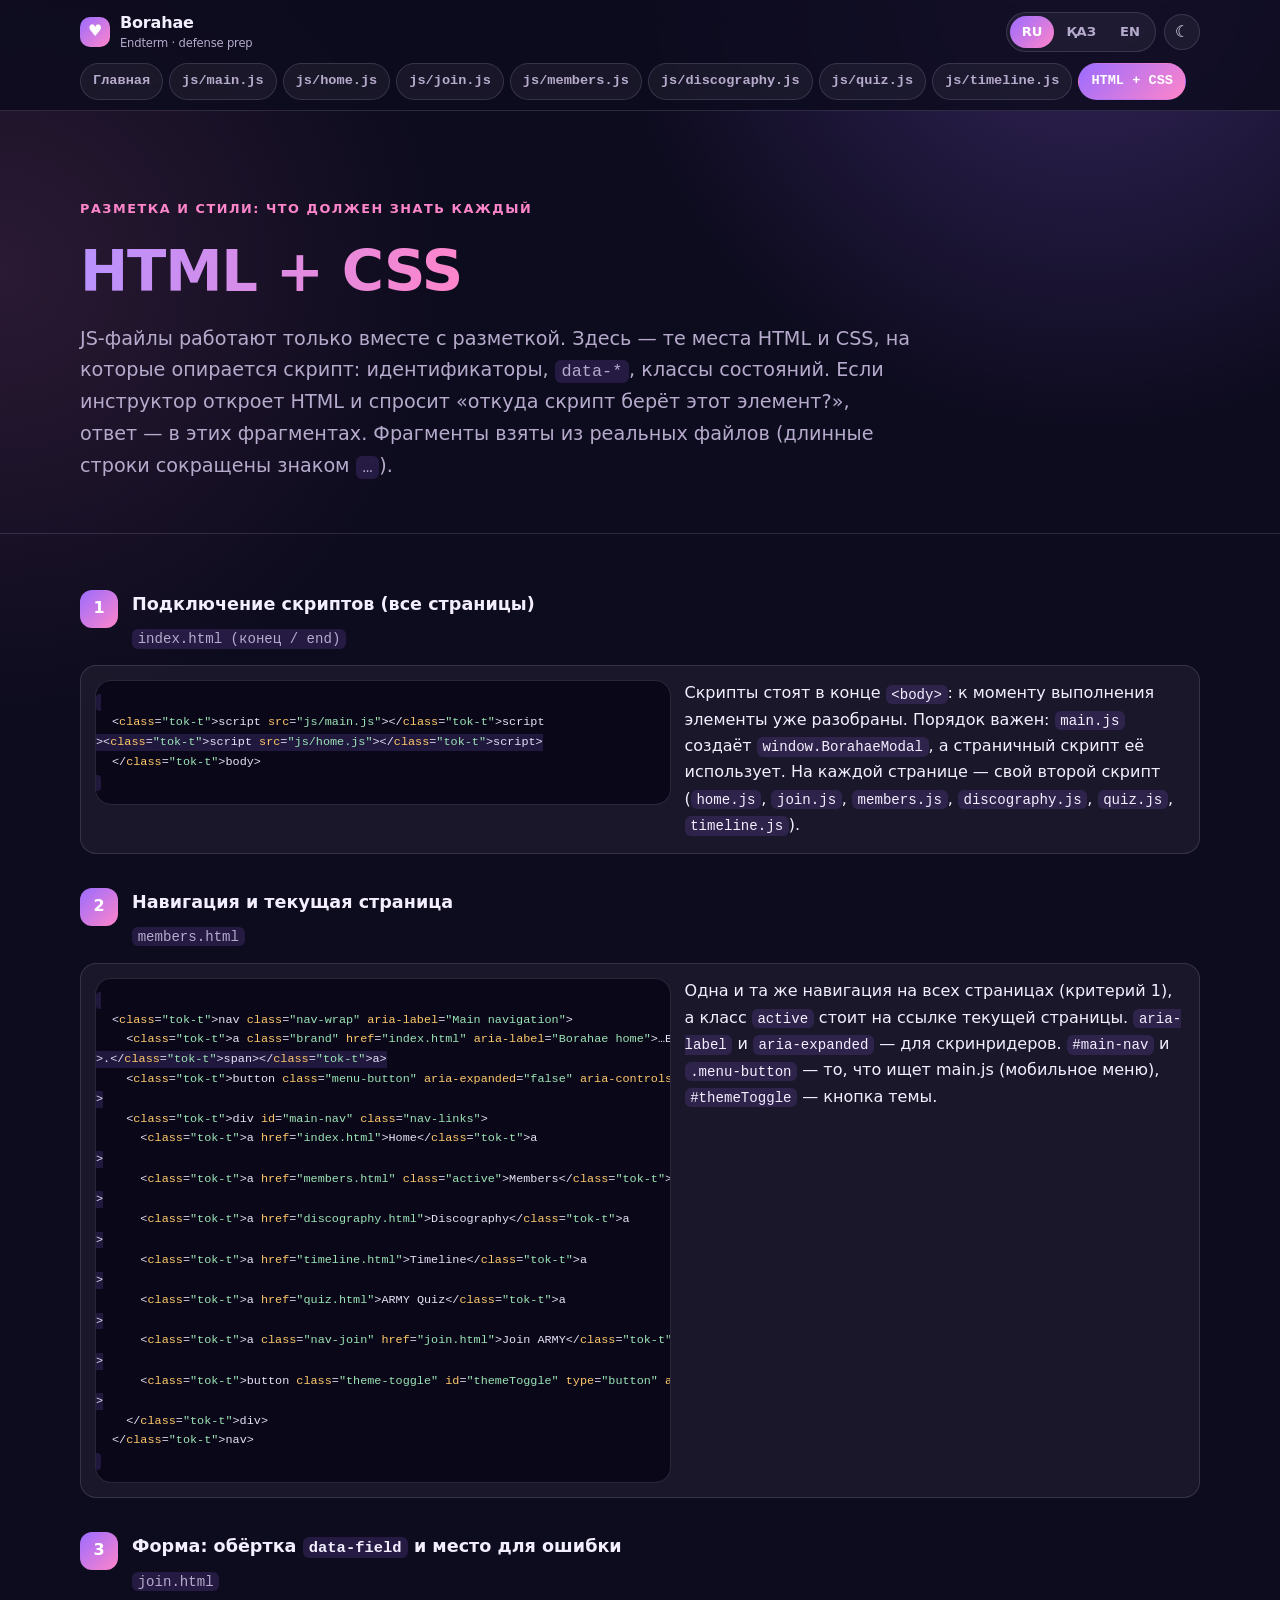
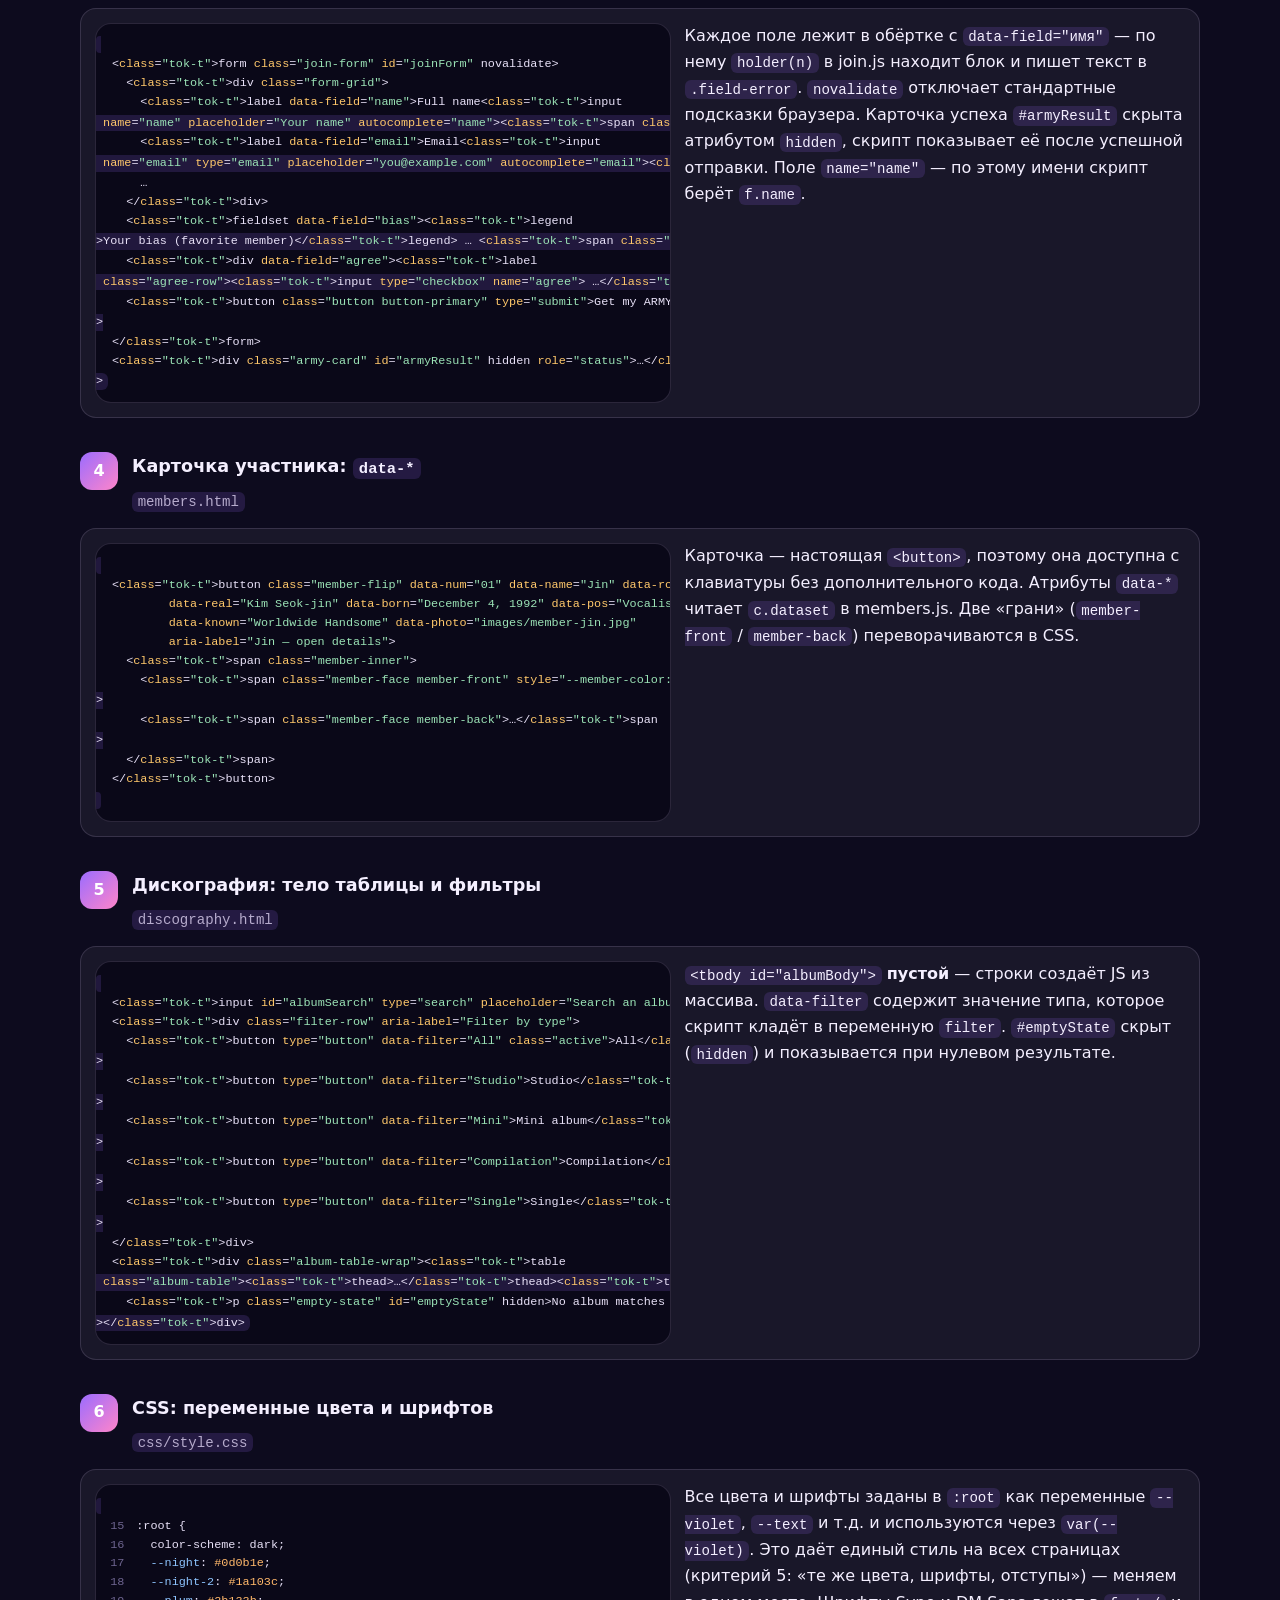
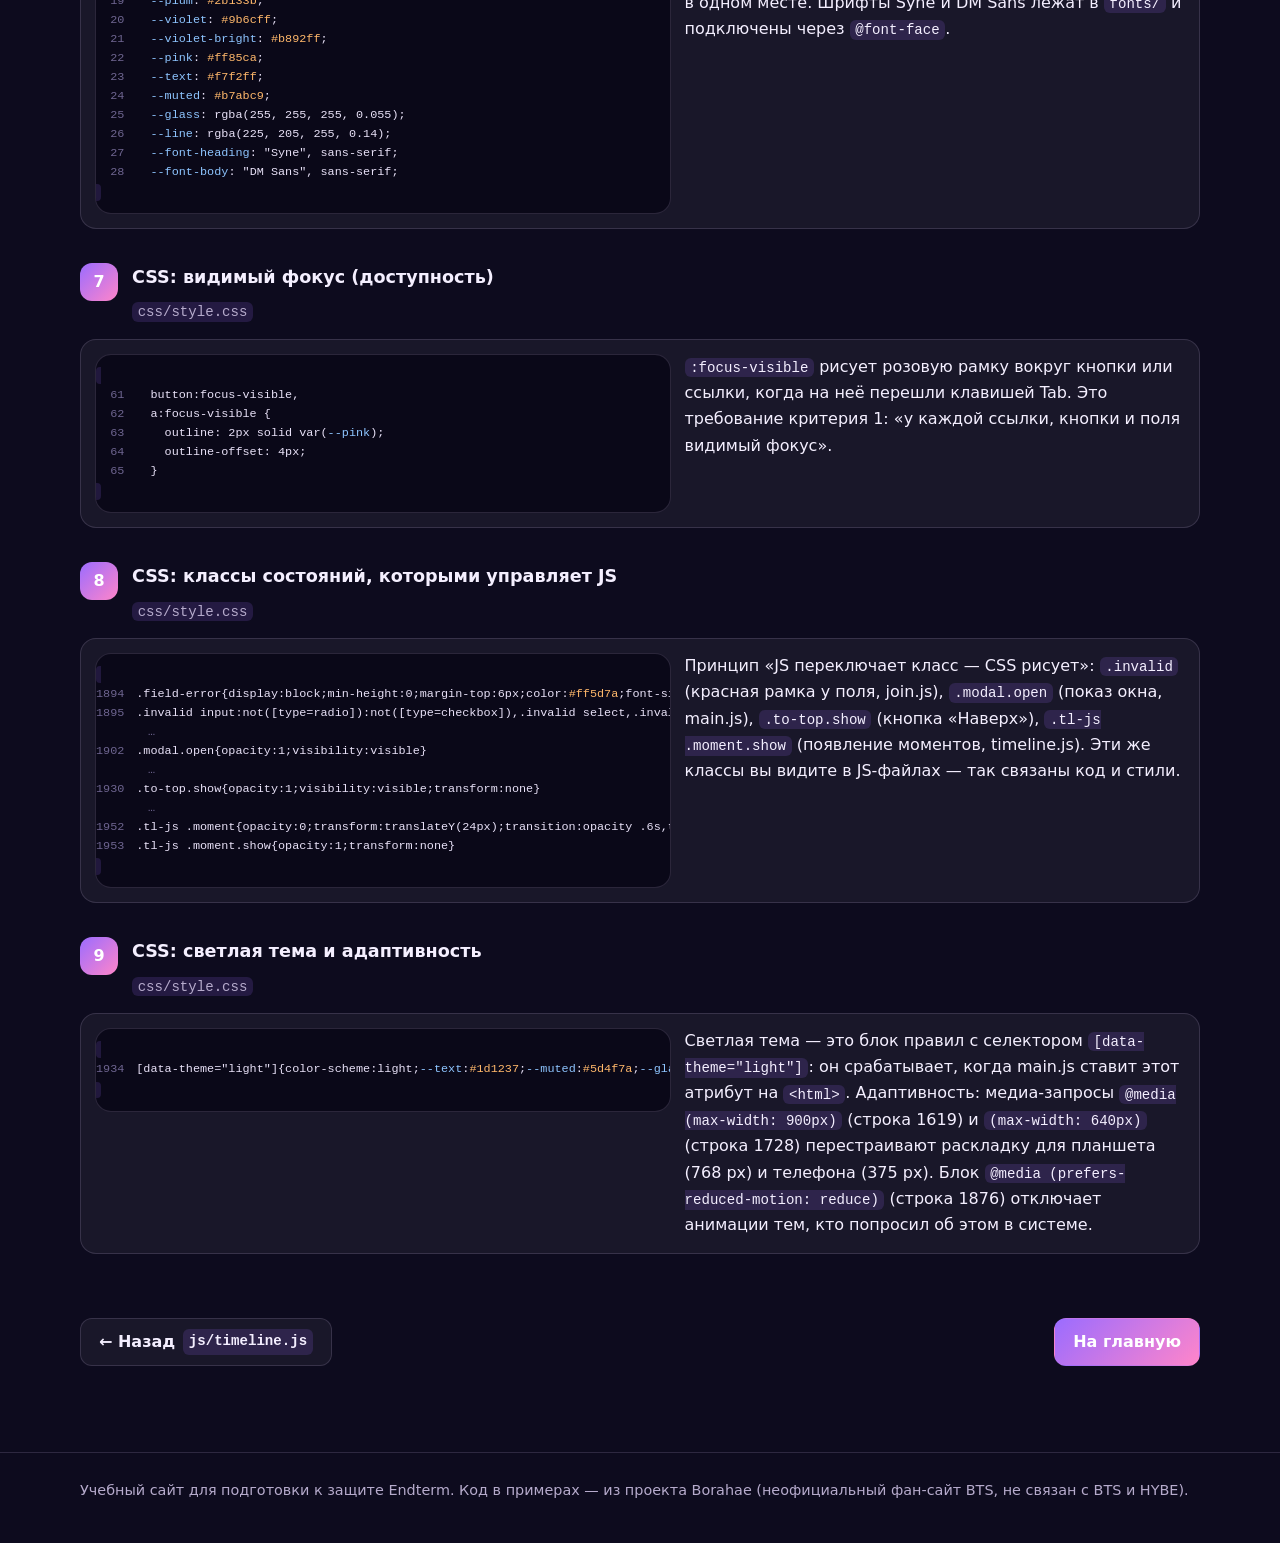
<file: html-css.html>
<!DOCTYPE html>
<html lang="ru" data-lang="ru" data-theme="dark">
<head>
<meta charset="UTF-8">
<meta name="viewport" content="width=device-width, initial-scale=1">
<title>HTML + CSS — Borahae · Endterm prep</title>
<meta name="description" content="HTML and CSS parts the scripts rely on">
<link rel="icon" href="data:image/svg+xml,%3Csvg xmlns='http://www.w3.org/2000/svg' viewBox='0 0 32 32'%3E%3Crect width='32' height='32' rx='8' fill='%239b6cff'/%3E%3Ctext x='16' y='22' font-size='18' text-anchor='middle' fill='white'%3E%3C/text%3E%3C/svg%3E">
<script>try{var d=document.documentElement,l=localStorage.getItem('bdp-lang'),t=localStorage.getItem('bdp-theme');if(l){d.setAttribute('data-lang',l);d.setAttribute('lang',l)}if(t)d.setAttribute('data-theme',t)}catch(e){}</script>
<link rel="stylesheet" href="css/site.css">
</head>
<body data-title-ru="HTML + CSS — Borahae · Endterm prep" data-title-kk="HTML + CSS — Borahae · Endterm prep" data-title-en="HTML + CSS — Borahae · Endterm prep">
<header class="site-header">
<div class="wrap">
<div class="bar">
<a class="brand" href="index.html"><i aria-hidden="true">♥</i><span>Borahae<small>Endterm · defense prep</small></span></a>
<div class="tools">
<div class="seg" role="group" aria-label="Language">
<button type="button" data-set-lang="ru" aria-pressed="true">RU</button><button type="button" data-set-lang="kk" aria-pressed="false">ҚАЗ</button><button type="button" data-set-lang="en" aria-pressed="false">EN</button>
</div>
<button class="icon-btn" id="themeBtn" type="button" aria-label="Theme">☾</button>
</div>
</div>
<nav class="filestrip" aria-label="Pages"><a href="index.html"><span class="t" lang="ru">Главная</span><span class="t" lang="kk">Басты бет</span><span class="t" lang="en">Home</span></a><a href="main-js.html">js/main.js</a><a href="home-js.html">js/home.js</a><a href="join-js.html">js/join.js</a><a href="members-js.html">js/members.js</a><a href="discography-js.html">js/discography.js</a><a href="quiz-js.html">js/quiz.js</a><a href="timeline-js.html">js/timeline.js</a><a href="html-css.html" aria-current="page">HTML + CSS</a></nav>
</div>
</header>
<main>

<section class="hero"><div class="wrap"><span class="eyebrow"><span class="t" lang="ru">Разметка и стили: что должен знать каждый</span><span class="t" lang="kk">Белгілеме және стильдер: әрқайсысы білуі тиіс нәрсе</span><span class="t" lang="en">Markup and styles: what everyone should know</span></span><h1><em>HTML + CSS</em></h1><p class="lead"><span class="t" lang="ru">JS-файлы работают только вместе с разметкой. Здесь — те места HTML и CSS, на которые опирается скрипт: идентификаторы, <code>data-*</code>, классы состояний. Если инструктор откроет HTML и спросит «откуда скрипт берёт этот элемент?», ответ — в этих фрагментах. Фрагменты взяты из реальных файлов (длинные строки сокращены знаком <code>…</code>).</span><span class="t" lang="kk">JS файлдары тек белгілемемен бірге жұмыс істейді. Мұнда — скрипт сүйенетін HTML және CSS орындары: идентификаторлар, <code>data-*</code>, күй кластары. Нұсқаушы HTML ашып, «скрипт бұл элементті қайдан алады?» деп сұраса — жауап осы үзінділерде. Үзінділер нақты файлдардан алынған (ұзын жолдар <code>…</code> белгісімен қысқартылған).</span><span class="t" lang="en">The JS files only work together with the markup. Here are the HTML and CSS places the scripts rely on: ids, <code>data-*</code>, state classes. If the instructor opens the HTML and asks “where does the script get this element?”, the answer is in these fragments. Fragments come from the real files (long lines shortened with <code>…</code>).</span></p></div></section>
<section class="section"><div class="wrap"><div class="block"><div class="blockhead"><span class="no">1</span><div><h3><span class="t" lang="ru">Подключение скриптов (все страницы)</span><span class="t" lang="kk">Скрипттерді қосу (барлық беттер)</span><span class="t" lang="en">Script loading (all pages)</span></h3><p><code>index.html (конец / end)</code></p></div></div><div class="item"><div class="codebox"><pre class="code  nonum"><code><span class="l" data-n="1"><span class="c">&lt;<span <span class="tok-a">class</span>=<span class="tok-s">"tok-t"</span>>script</span> <span class="tok-a">src</span>=<span class="tok-s">"js/main.js"</span>&gt;&lt;/<span <span class="tok-a">class</span>=<span class="tok-s">"tok-t"</span>>script</span>&gt;&lt;<span <span class="tok-a">class</span>=<span class="tok-s">"tok-t"</span>>script</span> <span class="tok-a">src</span>=<span class="tok-s">"js/home.js"</span>&gt;&lt;/<span <span class="tok-a">class</span>=<span class="tok-s">"tok-t"</span>>script</span>&gt;</span></span><span class="l" data-n="2"><span class="c">&lt;/<span <span class="tok-a">class</span>=<span class="tok-s">"tok-t"</span>>body</span>&gt;</span></span></code></pre></div><div class="why"><p><span class="t" lang="ru">Скрипты стоят в конце <code>&lt;body&gt;</code>: к моменту выполнения элементы уже разобраны. Порядок важен: <code>main.js</code> создаёт <code>window.BorahaeModal</code>, а страничный скрипт её использует. На каждой странице — свой второй скрипт (<code>home.js</code>, <code>join.js</code>, <code>members.js</code>, <code>discography.js</code>, <code>quiz.js</code>, <code>timeline.js</code>).</span><span class="t" lang="kk">Скрипттер <code>&lt;body&gt;</code> соңында тұр: орындалған сәтте элементтер талданып қойған. Реті маңызды: <code>main.js</code> <code>window.BorahaeModal</code> жасайды, ал бет скрипті оны қолданады. Әр бетте — өз екінші скрипті (<code>home.js</code>, <code>join.js</code>, <code>members.js</code>, <code>discography.js</code>, <code>quiz.js</code>, <code>timeline.js</code>).</span><span class="t" lang="en">Scripts are at the end of <code>&lt;body&gt;</code>: elements are already parsed when they run. Order matters: <code>main.js</code> creates <code>window.BorahaeModal</code> and the page script uses it. Every page has its own second script (<code>home.js</code>, <code>join.js</code>, <code>members.js</code>, <code>discography.js</code>, <code>quiz.js</code>, <code>timeline.js</code>).</span></p></div></div></div><div class="block"><div class="blockhead"><span class="no">2</span><div><h3><span class="t" lang="ru">Навигация и текущая страница</span><span class="t" lang="kk">Навигация және ағымдағы бет</span><span class="t" lang="en">Navigation and the current page</span></h3><p><code>members.html</code></p></div></div><div class="item"><div class="codebox"><pre class="code  nonum"><code><span class="l" data-n="1"><span class="c">&lt;<span <span class="tok-a">class</span>=<span class="tok-s">"tok-t"</span>>nav</span> <span class="tok-a">class</span>=<span class="tok-s">"nav-wrap"</span> <span class="tok-a">aria-label</span>=<span class="tok-s">"Main navigation"</span>&gt;</span></span><span class="l" data-n="2"><span class="c">  &lt;<span <span class="tok-a">class</span>=<span class="tok-s">"tok-t"</span>>a</span> <span class="tok-a">class</span>=<span class="tok-s">"brand"</span> <span class="tok-a">href</span>=<span class="tok-s">"index.html"</span> <span class="tok-a">aria-label</span>=<span class="tok-s">"Borahae home"</span>&gt;…Borahae&lt;<span <span class="tok-a">class</span>=<span class="tok-s">"tok-t"</span>>span</span>&gt;.&lt;/<span <span class="tok-a">class</span>=<span class="tok-s">"tok-t"</span>>span</span>&gt;&lt;/<span <span class="tok-a">class</span>=<span class="tok-s">"tok-t"</span>>a</span>&gt;</span></span><span class="l" data-n="3"><span class="c">  &lt;<span <span class="tok-a">class</span>=<span class="tok-s">"tok-t"</span>>button</span> <span class="tok-a">class</span>=<span class="tok-s">"menu-button"</span> <span class="tok-a">aria-expanded</span>=<span class="tok-s">"false"</span> <span class="tok-a">aria-controls</span>=<span class="tok-s">"main-nav"</span>&gt;…&lt;/<span <span class="tok-a">class</span>=<span class="tok-s">"tok-t"</span>>button</span>&gt;</span></span><span class="l" data-n="4"><span class="c">  &lt;<span <span class="tok-a">class</span>=<span class="tok-s">"tok-t"</span>>div</span> <span class="tok-a">id</span>=<span class="tok-s">"main-nav"</span> <span class="tok-a">class</span>=<span class="tok-s">"nav-links"</span>&gt;</span></span><span class="l" data-n="5"><span class="c">    &lt;<span <span class="tok-a">class</span>=<span class="tok-s">"tok-t"</span>>a</span> <span class="tok-a">href</span>=<span class="tok-s">"index.html"</span>&gt;Home&lt;/<span <span class="tok-a">class</span>=<span class="tok-s">"tok-t"</span>>a</span>&gt;</span></span><span class="l" data-n="6"><span class="c">    &lt;<span <span class="tok-a">class</span>=<span class="tok-s">"tok-t"</span>>a</span> <span class="tok-a">href</span>=<span class="tok-s">"members.html"</span> <span class="tok-a">class</span>=<span class="tok-s">"active"</span>&gt;Members&lt;/<span <span class="tok-a">class</span>=<span class="tok-s">"tok-t"</span>>a</span>&gt;</span></span><span class="l" data-n="7"><span class="c">    &lt;<span <span class="tok-a">class</span>=<span class="tok-s">"tok-t"</span>>a</span> <span class="tok-a">href</span>=<span class="tok-s">"discography.html"</span>&gt;Discography&lt;/<span <span class="tok-a">class</span>=<span class="tok-s">"tok-t"</span>>a</span>&gt;</span></span><span class="l" data-n="8"><span class="c">    &lt;<span <span class="tok-a">class</span>=<span class="tok-s">"tok-t"</span>>a</span> <span class="tok-a">href</span>=<span class="tok-s">"timeline.html"</span>&gt;Timeline&lt;/<span <span class="tok-a">class</span>=<span class="tok-s">"tok-t"</span>>a</span>&gt;</span></span><span class="l" data-n="9"><span class="c">    &lt;<span <span class="tok-a">class</span>=<span class="tok-s">"tok-t"</span>>a</span> <span class="tok-a">href</span>=<span class="tok-s">"quiz.html"</span>&gt;ARMY Quiz&lt;/<span <span class="tok-a">class</span>=<span class="tok-s">"tok-t"</span>>a</span>&gt;</span></span><span class="l" data-n="10"><span class="c">    &lt;<span <span class="tok-a">class</span>=<span class="tok-s">"tok-t"</span>>a</span> <span class="tok-a">class</span>=<span class="tok-s">"nav-join"</span> <span class="tok-a">href</span>=<span class="tok-s">"join.html"</span>&gt;Join ARMY&lt;/<span <span class="tok-a">class</span>=<span class="tok-s">"tok-t"</span>>a</span>&gt;</span></span><span class="l" data-n="11"><span class="c">    &lt;<span <span class="tok-a">class</span>=<span class="tok-s">"tok-t"</span>>button</span> <span class="tok-a">class</span>=<span class="tok-s">"theme-toggle"</span> <span class="tok-a">id</span>=<span class="tok-s">"themeToggle"</span> <span class="tok-a">type</span>=<span class="tok-s">"button"</span> <span class="tok-a">aria-label</span>=<span class="tok-s">"Switch theme"</span>&gt;☾&lt;/<span <span class="tok-a">class</span>=<span class="tok-s">"tok-t"</span>>button</span>&gt;</span></span><span class="l" data-n="12"><span class="c">  &lt;/<span <span class="tok-a">class</span>=<span class="tok-s">"tok-t"</span>>div</span>&gt;</span></span><span class="l" data-n="13"><span class="c">&lt;/<span <span class="tok-a">class</span>=<span class="tok-s">"tok-t"</span>>nav</span>&gt;</span></span></code></pre></div><div class="why"><p><span class="t" lang="ru">Одна и та же навигация на всех страницах (критерий 1), а класс <code>active</code> стоит на ссылке текущей страницы. <code>aria-label</code> и <code>aria-expanded</code> — для скринридеров. <code>#main-nav</code> и <code>.menu-button</code> — то, что ищет main.js (мобильное меню), <code>#themeToggle</code> — кнопка темы.</span><span class="t" lang="kk">Барлық беттерде бірдей навигация (1-критерий), ал <code>active</code> класы ағымдағы бет сілтемесінде тұр. <code>aria-label</code> және <code>aria-expanded</code> — экран оқу құралдары үшін. <code>#main-nav</code> және <code>.menu-button</code> — main.js іздейтіні (мобильді мәзір), <code>#themeToggle</code> — тақырып батырмасы.</span><span class="t" lang="en">The same navigation on every page (criterion 1) and class <code>active</code> on the current page link. <code>aria-label</code> and <code>aria-expanded</code> are for screen readers. <code>#main-nav</code> and <code>.menu-button</code> are what main.js looks for (mobile menu), <code>#themeToggle</code> is the theme button.</span></p></div></div></div><div class="block"><div class="blockhead"><span class="no">3</span><div><h3><span class="t" lang="ru">Форма: обёртка <code>data-field</code> и место для ошибки</span><span class="t" lang="kk">Форма: <code>data-field</code> орауышы және қате орны</span><span class="t" lang="en">Form: <code>data-field</code> wrapper and the error slot</span></h3><p><code>join.html</code></p></div></div><div class="item"><div class="codebox"><pre class="code  nonum"><code><span class="l" data-n="1"><span class="c">&lt;<span <span class="tok-a">class</span>=<span class="tok-s">"tok-t"</span>>form</span> <span class="tok-a">class</span>=<span class="tok-s">"join-form"</span> <span class="tok-a">id</span>=<span class="tok-s">"joinForm"</span> novalidate&gt;</span></span><span class="l" data-n="2"><span class="c">  &lt;<span <span class="tok-a">class</span>=<span class="tok-s">"tok-t"</span>>div</span> <span class="tok-a">class</span>=<span class="tok-s">"form-grid"</span>&gt;</span></span><span class="l" data-n="3"><span class="c">    &lt;<span <span class="tok-a">class</span>=<span class="tok-s">"tok-t"</span>>label</span> <span class="tok-a">data-field</span>=<span class="tok-s">"name"</span>&gt;Full name&lt;<span <span class="tok-a">class</span>=<span class="tok-s">"tok-t"</span>>input</span> <span class="tok-a">name</span>=<span class="tok-s">"name"</span> <span class="tok-a">placeholder</span>=<span class="tok-s">"Your name"</span> <span class="tok-a">autocomplete</span>=<span class="tok-s">"name"</span>&gt;&lt;<span <span class="tok-a">class</span>=<span class="tok-s">"tok-t"</span>>span</span> <span class="tok-a">class</span>=<span class="tok-s">"field-error"</span>&gt;&lt;/<span <span class="tok-a">class</span>=<span class="tok-s">"tok-t"</span>>span</span>&gt;&lt;/<span <span class="tok-a">class</span>=<span class="tok-s">"tok-t"</span>>label</span>&gt;</span></span><span class="l" data-n="4"><span class="c">    &lt;<span <span class="tok-a">class</span>=<span class="tok-s">"tok-t"</span>>label</span> <span class="tok-a">data-field</span>=<span class="tok-s">"email"</span>&gt;Email&lt;<span <span class="tok-a">class</span>=<span class="tok-s">"tok-t"</span>>input</span> <span class="tok-a">name</span>=<span class="tok-s">"email"</span> <span class="tok-a">type</span>=<span class="tok-s">"email"</span> <span class="tok-a">placeholder</span>=<span class="tok-s">"you@example.com"</span> <span class="tok-a">autocomplete</span>=<span class="tok-s">"email"</span>&gt;&lt;<span <span class="tok-a">class</span>=<span class="tok-s">"tok-t"</span>>span</span> <span class="tok-a">class</span>=<span class="tok-s">"field-error"</span>&gt;&lt;/<span <span class="tok-a">class</span>=<span class="tok-s">"tok-t"</span>>span</span>&gt;&lt;/<span <span class="tok-a">class</span>=<span class="tok-s">"tok-t"</span>>label</span>&gt;</span></span><span class="l" data-n="5"><span class="c">    …</span></span><span class="l" data-n="6"><span class="c">  &lt;/<span <span class="tok-a">class</span>=<span class="tok-s">"tok-t"</span>>div</span>&gt;</span></span><span class="l" data-n="7"><span class="c">  &lt;<span <span class="tok-a">class</span>=<span class="tok-s">"tok-t"</span>>fieldset</span> <span class="tok-a">data-field</span>=<span class="tok-s">"bias"</span>&gt;&lt;<span <span class="tok-a">class</span>=<span class="tok-s">"tok-t"</span>>legend</span>&gt;Your bias (favorite member)&lt;/<span <span class="tok-a">class</span>=<span class="tok-s">"tok-t"</span>>legend</span>&gt; … &lt;<span <span class="tok-a">class</span>=<span class="tok-s">"tok-t"</span>>span</span> <span class="tok-a">class</span>=<span class="tok-s">"field-error"</span>&gt;&lt;/<span <span class="tok-a">class</span>=<span class="tok-s">"tok-t"</span>>span</span>&gt;&lt;/<span <span class="tok-a">class</span>=<span class="tok-s">"tok-t"</span>>fieldset</span>&gt;</span></span><span class="l" data-n="8"><span class="c">  &lt;<span <span class="tok-a">class</span>=<span class="tok-s">"tok-t"</span>>div</span> <span class="tok-a">data-field</span>=<span class="tok-s">"agree"</span>&gt;&lt;<span <span class="tok-a">class</span>=<span class="tok-s">"tok-t"</span>>label</span> <span class="tok-a">class</span>=<span class="tok-s">"agree-row"</span>&gt;&lt;<span <span class="tok-a">class</span>=<span class="tok-s">"tok-t"</span>>input</span> <span class="tok-a">type</span>=<span class="tok-s">"checkbox"</span> <span class="tok-a">name</span>=<span class="tok-s">"agree"</span>&gt; …&lt;/<span <span class="tok-a">class</span>=<span class="tok-s">"tok-t"</span>>label</span>&gt;&lt;<span <span class="tok-a">class</span>=<span class="tok-s">"tok-t"</span>>span</span> <span class="tok-a">class</span>=<span class="tok-s">"field-error"</span>&gt;&lt;/<span <span class="tok-a">class</span>=<span class="tok-s">"tok-t"</span>>span</span>&gt;&lt;/<span <span class="tok-a">class</span>=<span class="tok-s">"tok-t"</span>>div</span>&gt;</span></span><span class="l" data-n="9"><span class="c">  &lt;<span <span class="tok-a">class</span>=<span class="tok-s">"tok-t"</span>>button</span> <span class="tok-a">class</span>=<span class="tok-s">"button button-primary"</span> <span class="tok-a">type</span>=<span class="tok-s">"submit"</span>&gt;Get my ARMY card …&lt;/<span <span class="tok-a">class</span>=<span class="tok-s">"tok-t"</span>>button</span>&gt;</span></span><span class="l" data-n="10"><span class="c">&lt;/<span <span class="tok-a">class</span>=<span class="tok-s">"tok-t"</span>>form</span>&gt;</span></span><span class="l" data-n="11"><span class="c">&lt;<span <span class="tok-a">class</span>=<span class="tok-s">"tok-t"</span>>div</span> <span class="tok-a">class</span>=<span class="tok-s">"army-card"</span> <span class="tok-a">id</span>=<span class="tok-s">"armyResult"</span> hidden <span class="tok-a">role</span>=<span class="tok-s">"status"</span>&gt;…&lt;/<span <span class="tok-a">class</span>=<span class="tok-s">"tok-t"</span>>div</span>&gt;</span></span></code></pre></div><div class="why"><p><span class="t" lang="ru">Каждое поле лежит в обёртке с <code>data-field="имя"</code> — по нему <code>holder(n)</code> в join.js находит блок и пишет текст в <code>.field-error</code>. <code>novalidate</code> отключает стандартные подсказки браузера. Карточка успеха <code>#armyResult</code> скрыта атрибутом <code>hidden</code>, скрипт показывает её после успешной отправки. Поле <code>name="name"</code> — по этому имени скрипт берёт <code>f.name</code>.</span><span class="t" lang="kk">Әр өріс <code>data-field="аты"</code> бар орауышта жатыр — join.js-тегі <code>holder(n)</code> блокты соның арқылы тауып, <code>.field-error</code>-ға мәтін жазады. <code>novalidate</code> браузердің стандартты ескертулерін өшіреді. <code>#armyResult</code> сәттілік карточкасы <code>hidden</code> атрибутымен жасырылған, скрипт оны сәтті жібергеннен кейін көрсетеді. <code>name="name"</code> өрісі — скрипт <code>f.name</code> мәнін осы ат бойынша алады.</span><span class="t" lang="en">Every field sits in a wrapper with <code>data-field="name"</code> — join.js’s <code>holder(n)</code> finds the block by it and writes into <code>.field-error</code>. <code>novalidate</code> turns off the browser’s own hints. The success card <code>#armyResult</code> is hidden with <code>hidden</code>; the script shows it after a successful submit. The field <code>name="name"</code> is how the script reads <code>f.name</code>.</span></p></div></div></div><div class="block"><div class="blockhead"><span class="no">4</span><div><h3><span class="t" lang="ru">Карточка участника: <code>data-*</code></span><span class="t" lang="kk">Қатысушы карточкасы: <code>data-*</code></span><span class="t" lang="en">Member card: <code>data-*</code></span></h3><p><code>members.html</code></p></div></div><div class="item"><div class="codebox"><pre class="code  nonum"><code><span class="l" data-n="1"><span class="c">&lt;<span <span class="tok-a">class</span>=<span class="tok-s">"tok-t"</span>>button</span> <span class="tok-a">class</span>=<span class="tok-s">"member-flip"</span> <span class="tok-a">data-num</span>=<span class="tok-s">"01"</span> <span class="tok-a">data-name</span>=<span class="tok-s">"Jin"</span> <span class="tok-a">data-role</span>=<span class="tok-s">"Vocalist"</span></span></span><span class="l" data-n="2"><span class="c">        <span class="tok-a">data-real</span>=<span class="tok-s">"Kim Seok-jin"</span> <span class="tok-a">data-born</span>=<span class="tok-s">"December 4, 1992"</span> <span class="tok-a">data-pos</span>=<span class="tok-s">"Vocalist"</span></span></span><span class="l" data-n="3"><span class="c">        <span class="tok-a">data-known</span>=<span class="tok-s">"Worldwide Handsome"</span> <span class="tok-a">data-photo</span>=<span class="tok-s">"images/member-jin.jpg"</span></span></span><span class="l" data-n="4"><span class="c">        <span class="tok-a">aria-label</span>=<span class="tok-s">"Jin — open details"</span>&gt;</span></span><span class="l" data-n="5"><span class="c">  &lt;<span <span class="tok-a">class</span>=<span class="tok-s">"tok-t"</span>>span</span> <span class="tok-a">class</span>=<span class="tok-s">"member-inner"</span>&gt;</span></span><span class="l" data-n="6"><span class="c">    &lt;<span <span class="tok-a">class</span>=<span class="tok-s">"tok-t"</span>>span</span> <span class="tok-a">class</span>=<span class="tok-s">"member-face member-front"</span> <span class="tok-a">style</span>=<span class="tok-s">"--member-color:#c0568f"</span>&gt;…&lt;/<span <span class="tok-a">class</span>=<span class="tok-s">"tok-t"</span>>span</span>&gt;</span></span><span class="l" data-n="7"><span class="c">    &lt;<span <span class="tok-a">class</span>=<span class="tok-s">"tok-t"</span>>span</span> <span class="tok-a">class</span>=<span class="tok-s">"member-face member-back"</span>&gt;…&lt;/<span <span class="tok-a">class</span>=<span class="tok-s">"tok-t"</span>>span</span>&gt;</span></span><span class="l" data-n="8"><span class="c">  &lt;/<span <span class="tok-a">class</span>=<span class="tok-s">"tok-t"</span>>span</span>&gt;</span></span><span class="l" data-n="9"><span class="c">&lt;/<span <span class="tok-a">class</span>=<span class="tok-s">"tok-t"</span>>button</span>&gt;</span></span></code></pre></div><div class="why"><p><span class="t" lang="ru">Карточка — настоящая <code>&lt;button&gt;</code>, поэтому она доступна с клавиатуры без дополнительного кода. Атрибуты <code>data-*</code> читает <code>c.dataset</code> в members.js. Две «грани» (<code>member-front</code> / <code>member-back</code>) переворачиваются в CSS.</span><span class="t" lang="kk">Карточка — нағыз <code>&lt;button&gt;</code>, сондықтан қосымша кодсыз пернетақтамен қолжетімді. <code>data-*</code> атрибуттарын members.js-тегі <code>c.dataset</code> оқиды. Екі «жақ» (<code>member-front</code> / <code>member-back</code>) CSS-те аударылады.</span><span class="t" lang="en">The card is a real <code>&lt;button&gt;</code>, so it is keyboard-accessible with no extra code. The <code>data-*</code> attributes are read by <code>c.dataset</code> in members.js. The two “faces” (<code>member-front</code> / <code>member-back</code>) flip in CSS.</span></p></div></div></div><div class="block"><div class="blockhead"><span class="no">5</span><div><h3><span class="t" lang="ru">Дискография: тело таблицы и фильтры</span><span class="t" lang="kk">Дискография: кесте денесі және сүзгілер</span><span class="t" lang="en">Discography: table body and filters</span></h3><p><code>discography.html</code></p></div></div><div class="item"><div class="codebox"><pre class="code  nonum"><code><span class="l" data-n="1"><span class="c">&lt;<span <span class="tok-a">class</span>=<span class="tok-s">"tok-t"</span>>input</span> <span class="tok-a">id</span>=<span class="tok-s">"albumSearch"</span> <span class="tok-a">type</span>=<span class="tok-s">"search"</span> <span class="tok-a">placeholder</span>=<span class="tok-s">"Search an album title…"</span>&gt;</span></span><span class="l" data-n="2"><span class="c">&lt;<span <span class="tok-a">class</span>=<span class="tok-s">"tok-t"</span>>div</span> <span class="tok-a">class</span>=<span class="tok-s">"filter-row"</span> <span class="tok-a">aria-label</span>=<span class="tok-s">"Filter by type"</span>&gt;</span></span><span class="l" data-n="3"><span class="c">  &lt;<span <span class="tok-a">class</span>=<span class="tok-s">"tok-t"</span>>button</span> <span class="tok-a">type</span>=<span class="tok-s">"button"</span> <span class="tok-a">data-filter</span>=<span class="tok-s">"All"</span> <span class="tok-a">class</span>=<span class="tok-s">"active"</span>&gt;All&lt;/<span <span class="tok-a">class</span>=<span class="tok-s">"tok-t"</span>>button</span>&gt;</span></span><span class="l" data-n="4"><span class="c">  &lt;<span <span class="tok-a">class</span>=<span class="tok-s">"tok-t"</span>>button</span> <span class="tok-a">type</span>=<span class="tok-s">"button"</span> <span class="tok-a">data-filter</span>=<span class="tok-s">"Studio"</span>&gt;Studio&lt;/<span <span class="tok-a">class</span>=<span class="tok-s">"tok-t"</span>>button</span>&gt;</span></span><span class="l" data-n="5"><span class="c">  &lt;<span <span class="tok-a">class</span>=<span class="tok-s">"tok-t"</span>>button</span> <span class="tok-a">type</span>=<span class="tok-s">"button"</span> <span class="tok-a">data-filter</span>=<span class="tok-s">"Mini"</span>&gt;Mini album&lt;/<span <span class="tok-a">class</span>=<span class="tok-s">"tok-t"</span>>button</span>&gt;</span></span><span class="l" data-n="6"><span class="c">  &lt;<span <span class="tok-a">class</span>=<span class="tok-s">"tok-t"</span>>button</span> <span class="tok-a">type</span>=<span class="tok-s">"button"</span> <span class="tok-a">data-filter</span>=<span class="tok-s">"Compilation"</span>&gt;Compilation&lt;/<span <span class="tok-a">class</span>=<span class="tok-s">"tok-t"</span>>button</span>&gt;</span></span><span class="l" data-n="7"><span class="c">  &lt;<span <span class="tok-a">class</span>=<span class="tok-s">"tok-t"</span>>button</span> <span class="tok-a">type</span>=<span class="tok-s">"button"</span> <span class="tok-a">data-filter</span>=<span class="tok-s">"Single"</span>&gt;Single&lt;/<span <span class="tok-a">class</span>=<span class="tok-s">"tok-t"</span>>button</span>&gt;</span></span><span class="l" data-n="8"><span class="c">&lt;/<span <span class="tok-a">class</span>=<span class="tok-s">"tok-t"</span>>div</span>&gt;</span></span><span class="l" data-n="9"><span class="c">&lt;<span <span class="tok-a">class</span>=<span class="tok-s">"tok-t"</span>>div</span> <span class="tok-a">class</span>=<span class="tok-s">"album-table-wrap"</span>&gt;&lt;<span <span class="tok-a">class</span>=<span class="tok-s">"tok-t"</span>>table</span> <span class="tok-a">class</span>=<span class="tok-s">"album-table"</span>&gt;&lt;<span <span class="tok-a">class</span>=<span class="tok-s">"tok-t"</span>>thead</span>&gt;…&lt;/<span <span class="tok-a">class</span>=<span class="tok-s">"tok-t"</span>>thead</span>&gt;&lt;<span <span class="tok-a">class</span>=<span class="tok-s">"tok-t"</span>>tbody</span> <span class="tok-a">id</span>=<span class="tok-s">"albumBody"</span>&gt;&lt;/<span <span class="tok-a">class</span>=<span class="tok-s">"tok-t"</span>>tbody</span>&gt;&lt;/<span <span class="tok-a">class</span>=<span class="tok-s">"tok-t"</span>>table</span>&gt;</span></span><span class="l" data-n="10"><span class="c">  &lt;<span <span class="tok-a">class</span>=<span class="tok-s">"tok-t"</span>>p</span> <span class="tok-a">class</span>=<span class="tok-s">"empty-state"</span> <span class="tok-a">id</span>=<span class="tok-s">"emptyState"</span> hidden&gt;No album matches your search.&lt;/<span <span class="tok-a">class</span>=<span class="tok-s">"tok-t"</span>>p</span>&gt;&lt;/<span <span class="tok-a">class</span>=<span class="tok-s">"tok-t"</span>>div</span>&gt;</span></span></code></pre></div><div class="why"><p><span class="t" lang="ru"><code>&lt;tbody id="albumBody"&gt;</code> <b>пустой</b> — строки создаёт JS из массива. <code>data-filter</code> содержит значение типа, которое скрипт кладёт в переменную <code>filter</code>. <code>#emptyState</code> скрыт (<code>hidden</code>) и показывается при нулевом результате.</span><span class="t" lang="kk"><code>&lt;tbody id="albumBody"&gt;</code> <b>бос</b> — жолдарды JS массивтен жасайды. <code>data-filter</code> түр мәнін сақтайды, оны скрипт <code>filter</code> айнымалысына салады. <code>#emptyState</code> жасырулы (<code>hidden</code>) және нәтиже нөл болғанда көрсетіледі.</span><span class="t" lang="en"><code>&lt;tbody id="albumBody"&gt;</code> is <b>empty</b> — JS creates rows from the array. <code>data-filter</code> holds the type value the script puts in <code>filter</code>. <code>#emptyState</code> is <code>hidden</code> and shows on zero results.</span></p></div></div></div><div class="block"><div class="blockhead"><span class="no">6</span><div><h3><span class="t" lang="ru">CSS: переменные цвета и шрифтов</span><span class="t" lang="kk">CSS: түс және қаріп айнымалылары</span><span class="t" lang="en">CSS: colour and font variables</span></h3><p><code>css/style.css</code></p></div></div><div class="item"><div class="codebox"><pre class="code "><code><span class="l" data-n="15"><i>15</i><span class="c">:root {</span></span><span class="l" data-n="16"><i>16</i><span class="c">  color-scheme: dark;</span></span><span class="l" data-n="17"><i>17</i><span class="c">  <span class="tok-v">--night</span>: <span class="tok-n">#0d0b1e</span>;</span></span><span class="l" data-n="18"><i>18</i><span class="c">  <span class="tok-v">--night-2</span>: <span class="tok-n">#1a103c</span>;</span></span><span class="l" data-n="19"><i>19</i><span class="c">  <span class="tok-v">--plum</span>: <span class="tok-n">#2b133b</span>;</span></span><span class="l" data-n="20"><i>20</i><span class="c">  <span class="tok-v">--violet</span>: <span class="tok-n">#9b6cff</span>;</span></span><span class="l" data-n="21"><i>21</i><span class="c">  <span class="tok-v">--violet-bright</span>: <span class="tok-n">#b892ff</span>;</span></span><span class="l" data-n="22"><i>22</i><span class="c">  <span class="tok-v">--pink</span>: <span class="tok-n">#ff85ca</span>;</span></span><span class="l" data-n="23"><i>23</i><span class="c">  <span class="tok-v">--text</span>: <span class="tok-n">#f7f2ff</span>;</span></span><span class="l" data-n="24"><i>24</i><span class="c">  <span class="tok-v">--muted</span>: <span class="tok-n">#b7abc9</span>;</span></span><span class="l" data-n="25"><i>25</i><span class="c">  <span class="tok-v">--glass</span>: rgba(255, 255, 255, 0.055);</span></span><span class="l" data-n="26"><i>26</i><span class="c">  <span class="tok-v">--line</span>: rgba(225, 205, 255, 0.14);</span></span><span class="l" data-n="27"><i>27</i><span class="c">  <span class="tok-v">--font-heading</span>: "Syne", sans-serif;</span></span><span class="l" data-n="28"><i>28</i><span class="c">  <span class="tok-v">--font-body</span>: "DM Sans", sans-serif;</span></span></code></pre></div><div class="why"><p><span class="t" lang="ru">Все цвета и шрифты заданы в <code>:root</code> как переменные <code>--violet</code>, <code>--text</code> и т.д. и используются через <code>var(--violet)</code>. Это даёт единый стиль на всех страницах (критерий 5: «те же цвета, шрифты, отступы») — меняем в одном месте. Шрифты Syne и DM Sans лежат в <code>fonts/</code> и подключены через <code>@font-face</code>.</span><span class="t" lang="kk">Барлық түс пен қаріп <code>:root</code>-та <code>--violet</code>, <code>--text</code> т.б. айнымалылар ретінде берілген және <code>var(--violet)</code> арқылы қолданылады. Бұл барлық беттерде бірыңғай стиль береді (5-критерий: «бірдей түстер, қаріптер, шегіністер») — бір жерде өзгертеміз. Syne және DM Sans қаріптері <code>fonts/</code> ішінде жатыр және <code>@font-face</code> арқылы қосылған.</span><span class="t" lang="en">All colours and fonts are defined in <code>:root</code> as variables <code>--violet</code>, <code>--text</code> etc. and used via <code>var(--violet)</code>. This gives one style across pages (criterion 5: “same colours, fonts, spacing”) — change in one place. Fonts Syne and DM Sans live in <code>fonts/</code> and are loaded with <code>@font-face</code>.</span></p></div></div></div><div class="block"><div class="blockhead"><span class="no">7</span><div><h3><span class="t" lang="ru">CSS: видимый фокус (доступность)</span><span class="t" lang="kk">CSS: көрінетін фокус (қолжетімділік)</span><span class="t" lang="en">CSS: visible focus (accessibility)</span></h3><p><code>css/style.css</code></p></div></div><div class="item"><div class="codebox"><pre class="code "><code><span class="l" data-n="61"><i>61</i><span class="c">  button:focus-visible,</span></span><span class="l" data-n="62"><i>62</i><span class="c">  a:focus-visible {</span></span><span class="l" data-n="63"><i>63</i><span class="c">    outline: 2px solid var(<span class="tok-v">--pink</span>);</span></span><span class="l" data-n="64"><i>64</i><span class="c">    outline-offset: 4px;</span></span><span class="l" data-n="65"><i>65</i><span class="c">  }</span></span></code></pre></div><div class="why"><p><span class="t" lang="ru"><code>:focus-visible</code> рисует розовую рамку вокруг кнопки или ссылки, когда на неё перешли клавишей Tab. Это требование критерия 1: «у каждой ссылки, кнопки и поля видимый фокус».</span><span class="t" lang="kk"><code>:focus-visible</code> батырмаға немесе сілтемеге Tab пернесімен өткенде қызғылт жиек салады. Бұл 1-критерийдің талабы: «әр сілтеме, батырма және өрістің көрінетін фокусы бар».</span><span class="t" lang="en"><code>:focus-visible</code> draws a pink outline around a button or link when reached with Tab. This is criterion 1: “every link, button and field has a visible focus”.</span></p></div></div></div><div class="block"><div class="blockhead"><span class="no">8</span><div><h3><span class="t" lang="ru">CSS: классы состояний, которыми управляет JS</span><span class="t" lang="kk">CSS: JS басқаратын күй кластары</span><span class="t" lang="en">CSS: state classes controlled by JS</span></h3><p><code>css/style.css</code></p></div></div><div class="item"><div class="codebox"><pre class="code "><code><span class="l" data-n="1894"><i>1894</i><span class="c">.field-error{display:block;min-height:0;margin-top:6px;color:<span class="tok-n">#ff5d7a</span>;font-size:.8rem;font-weight:500}</span></span><span class="l" data-n="1895"><i>1895</i><span class="c">.invalid input:not([type=radio]):not([type=checkbox]),.invalid select,.invalid textarea{border-color:<span class="tok-n">#ff5d7a</span>!important}</span></span><span class="gap">…</span><span class="l" data-n="1902"><i>1902</i><span class="c">.modal.open{opacity:1;visibility:visible}</span></span><span class="gap">…</span><span class="l" data-n="1930"><i>1930</i><span class="c">.to-top.show{opacity:1;visibility:visible;transform:none}</span></span><span class="gap">…</span><span class="l" data-n="1952"><i>1952</i><span class="c">.tl-js .moment{opacity:0;transform:translateY(24px);transition:opacity .6s,transform .6s}</span></span><span class="l" data-n="1953"><i>1953</i><span class="c">.tl-js .moment.show{opacity:1;transform:none}</span></span></code></pre></div><div class="why"><p><span class="t" lang="ru">Принцип «JS переключает класс — CSS рисует»: <code>.invalid</code> (красная рамка у поля, join.js), <code>.modal.open</code> (показ окна, main.js), <code>.to-top.show</code> (кнопка «Наверх»), <code>.tl-js .moment.show</code> (появление моментов, timeline.js). Эти же классы вы видите в JS-файлах — так связаны код и стили.</span><span class="t" lang="kk">«JS класты ауыстырады — CSS салады» қағидасы: <code>.invalid</code> (өрістің қызыл жиегі, join.js), <code>.modal.open</code> (терезені көрсету, main.js), <code>.to-top.show</code> («Жоғары» батырмасы), <code>.tl-js .moment.show</code> (сәттердің пайда болуы, timeline.js). Дәл осы кластарды JS файлдарынан көресіз — код пен стиль осылай байланысқан.</span><span class="t" lang="en">The principle “JS toggles a class — CSS draws”: <code>.invalid</code> (red border on a field, join.js), <code>.modal.open</code> (show the window, main.js), <code>.to-top.show</code> (“Back to top” button), <code>.tl-js .moment.show</code> (moments appearing, timeline.js). You see the same classes in the JS files — that is how code and styles connect.</span></p></div></div></div><div class="block"><div class="blockhead"><span class="no">9</span><div><h3><span class="t" lang="ru">CSS: светлая тема и адаптивность</span><span class="t" lang="kk">CSS: жарық тақырып және бейімделгіштік</span><span class="t" lang="en">CSS: light theme and responsiveness</span></h3><p><code>css/style.css</code></p></div></div><div class="item"><div class="codebox"><pre class="code "><code><span class="l" data-n="1934"><i>1934</i><span class="c">[data-theme="light"]{color-scheme:light;<span class="tok-v">--text</span>:<span class="tok-n">#1d1237</span>;<span class="tok-v">--muted</span>:<span class="tok-n">#5d4f7a</span>;<span class="tok-v">--glass</span>:rgba(255,255,255,.72);<span class="tok-v">--line</span>:rgba(90,50,160,.2)}</span></span></code></pre></div><div class="why"><p><span class="t" lang="ru">Светлая тема — это блок правил с селектором <code>[data-theme="light"]</code>: он срабатывает, когда main.js ставит этот атрибут на <code>&lt;html&gt;</code>. Адаптивность: медиа-запросы <code>@media (max-width: 900px)</code> (строка 1619) и <code>(max-width: 640px)</code> (строка 1728) перестраивают раскладку для планшета (768 px) и телефона (375 px). Блок <code>@media (prefers-reduced-motion: reduce)</code> (строка 1876) отключает анимации тем, кто попросил об этом в системе.</span><span class="t" lang="kk">Жарық тақырып — <code>[data-theme="light"]</code> селекторлы ережелер блогы: main.js бұл атрибутты <code>&lt;html&gt;</code>-ге қойғанда іске қосылады. Бейімделгіштік: <code>@media (max-width: 900px)</code> (1619-жол) және <code>(max-width: 640px)</code> (1728-жол) медиа-сұраныстары планшет (768 px) және телефон (375 px) үшін орналасуды өзгертеді. <code>@media (prefers-reduced-motion: reduce)</code> блогы (1876-жол) жүйеде сұраған адамдар үшін анимацияны өшіреді.</span><span class="t" lang="en">The light theme is a block of rules with selector <code>[data-theme="light"]</code>: it applies when main.js sets that attribute on <code>&lt;html&gt;</code>. Responsiveness: media queries <code>@media (max-width: 900px)</code> (line 1619) and <code>(max-width: 640px)</code> (line 1728) rearrange the layout for tablet (768 px) and phone (375 px). The <code>@media (prefers-reduced-motion: reduce)</code> block (line 1876) disables animations for people who asked for that in their system.</span></p></div></div></div><div class="pager"><a class="btn" href="timeline-js.html"><span class="t" lang="ru">← Назад</span><span class="t" lang="kk">← Артқа</span><span class="t" lang="en">← Previous</span> <code>js/timeline.js</code></a><a class="btn primary" href="index.html"><span class="t" lang="ru">На главную</span><span class="t" lang="kk">Басты бетке</span><span class="t" lang="en">Home</span></a></div></div></section>
</main>
<footer><div class="wrap"><span class="t" lang="ru">Учебный сайт для подготовки к защите Endterm. Код в примерах — из проекта Borahae (неофициальный фан-сайт BTS, не связан с BTS и HYBE).</span><span class="t" lang="kk">Endterm қорғауына дайындалуға арналған оқу сайты. Мысалдардағы код — Borahae жобасынан (BTS-тің бейресми фан-сайты, BTS және HYBE-мен байланысы жоқ).</span><span class="t" lang="en">A study site for preparing the Endterm defense. Code examples come from the Borahae project (an unofficial BTS fan site, not affiliated with BTS or HYBE).</span></div></footer>
<button class="totop" type="button" aria-label="Back to top">↑</button>
<script src="js/site.js"></script>
</body>
</html>
</file>
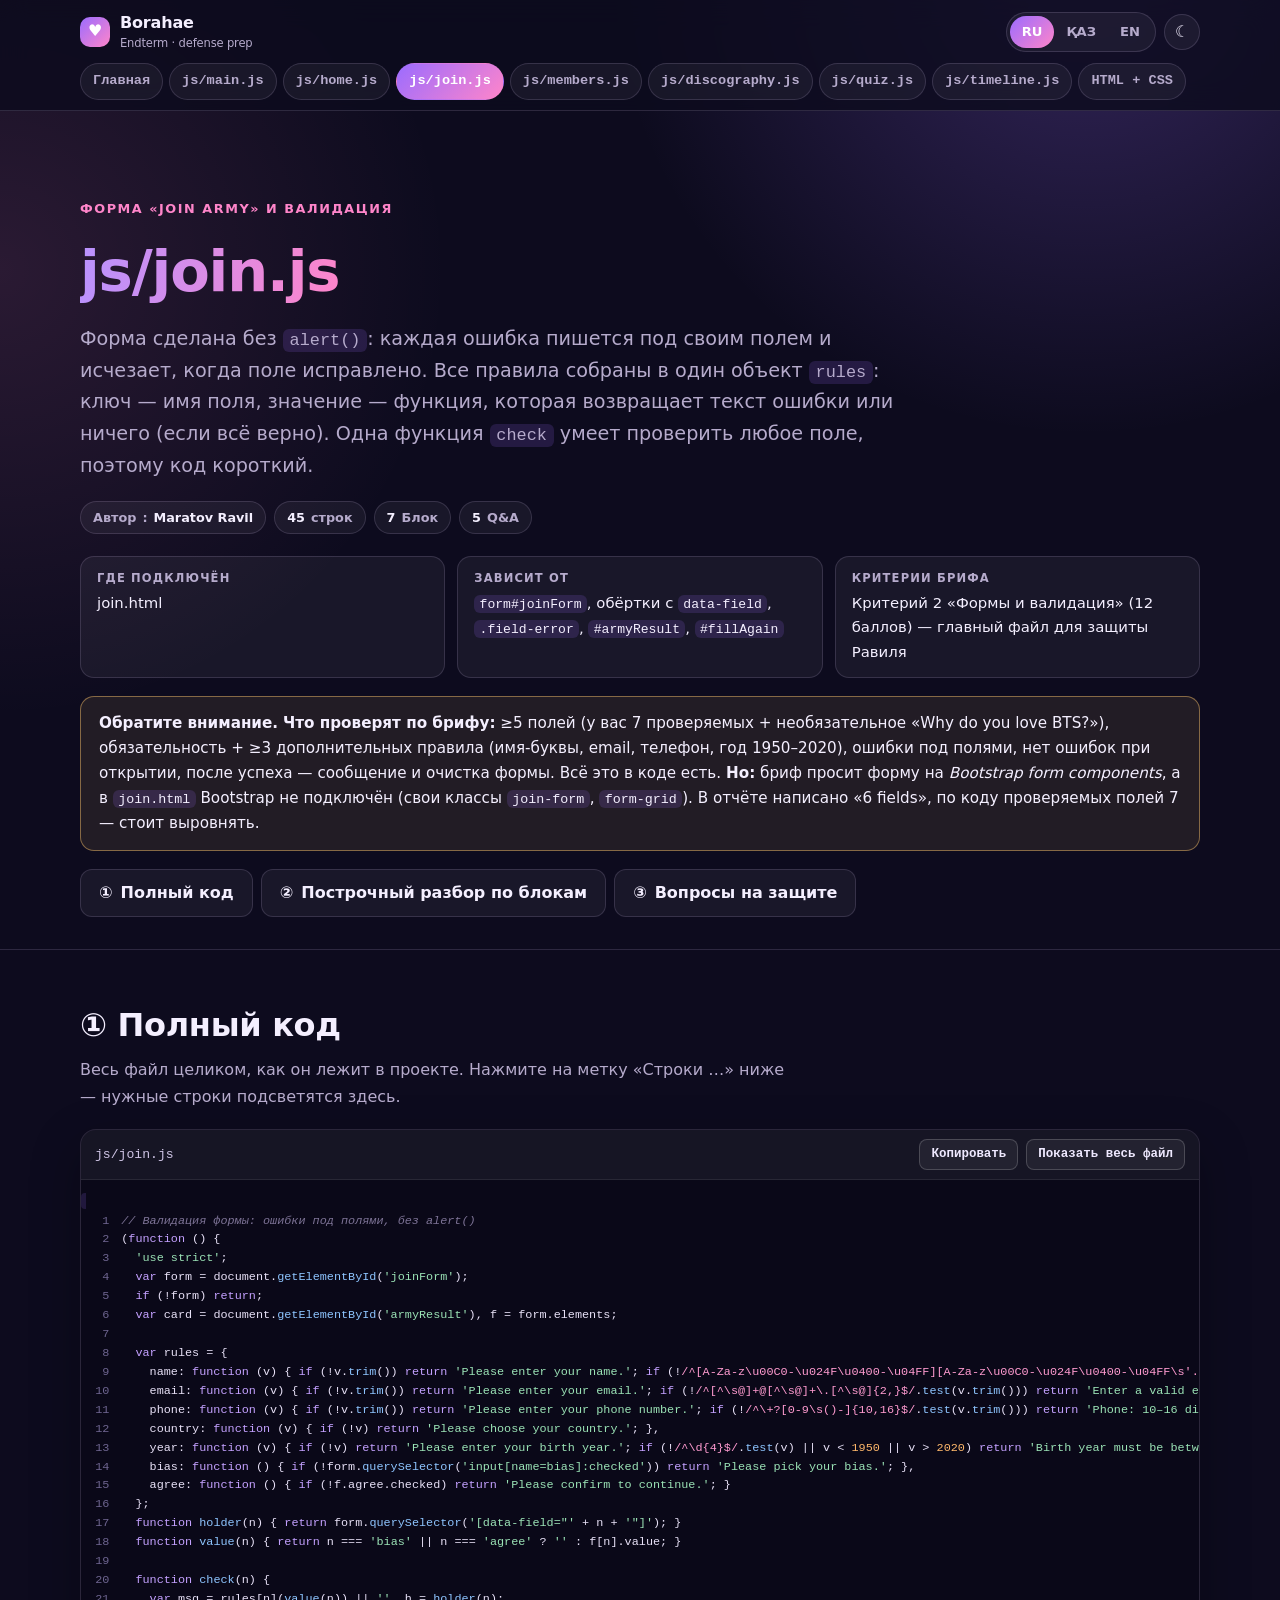
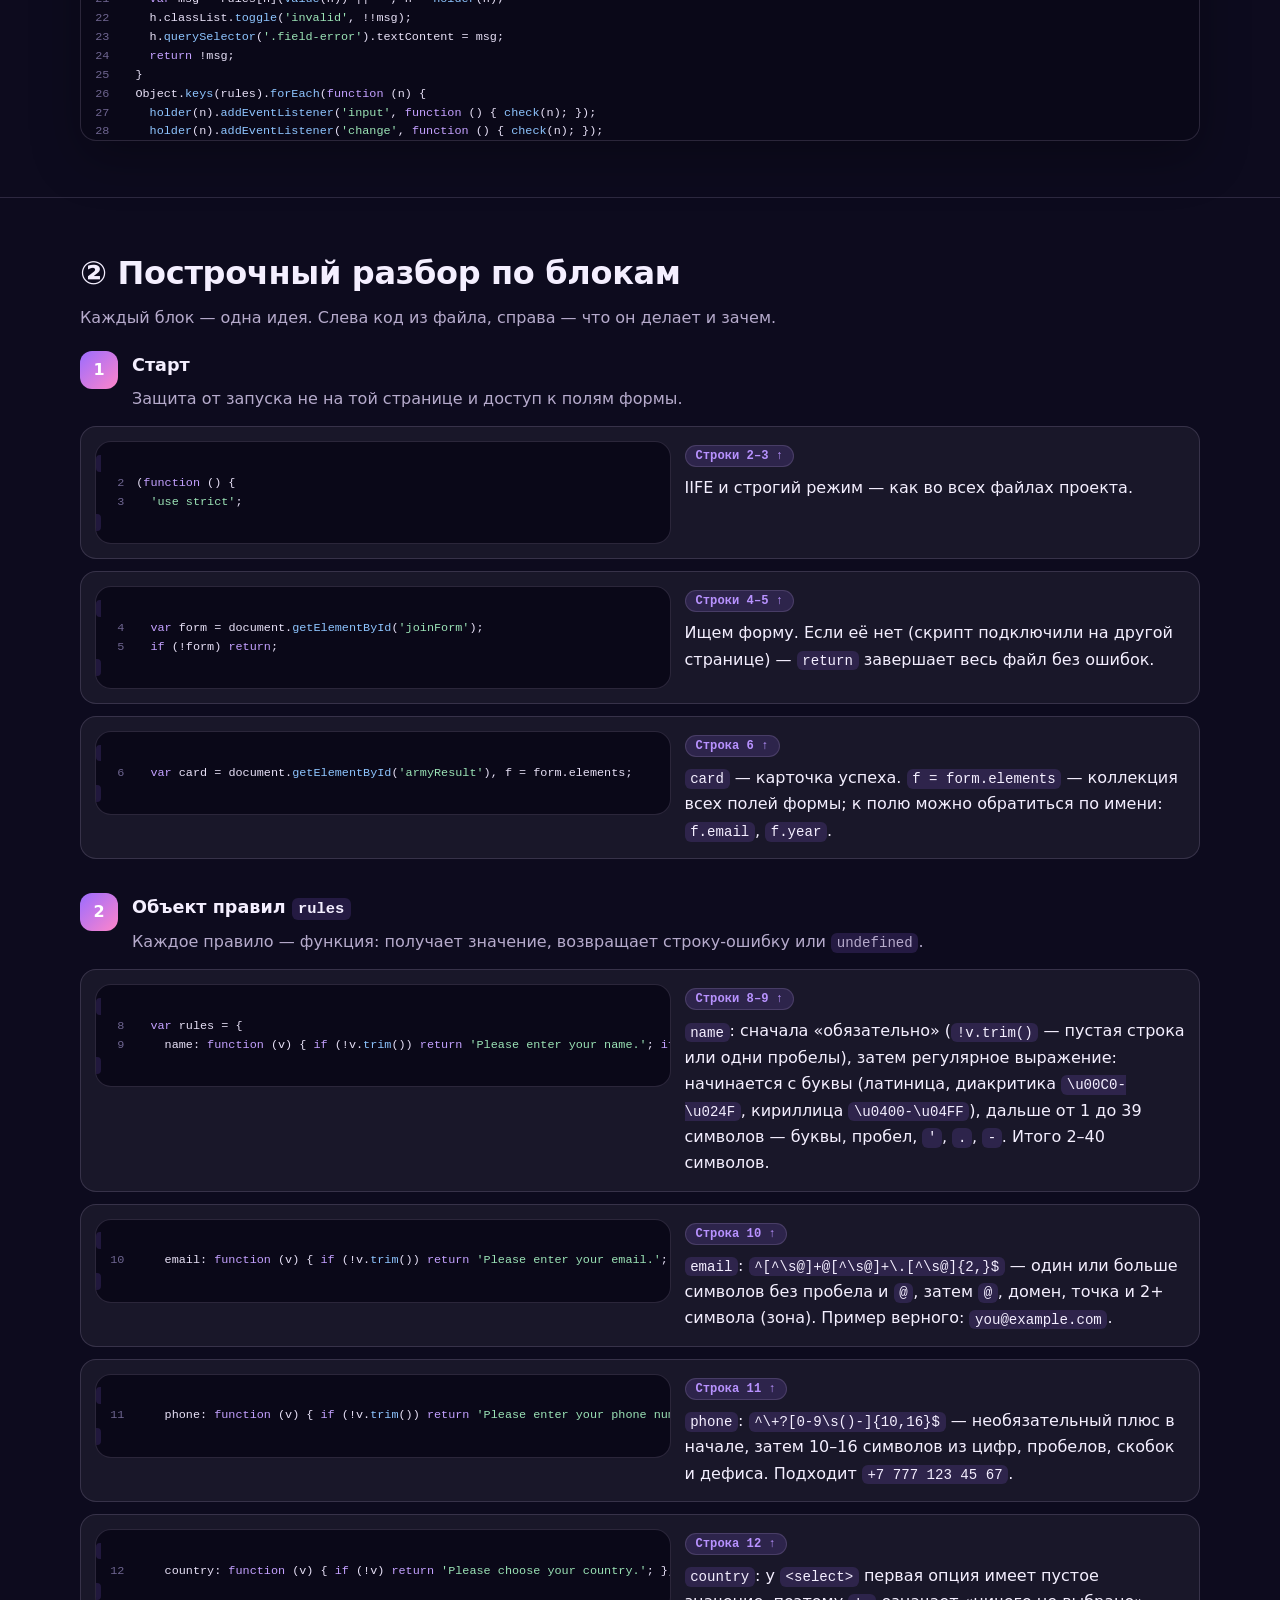
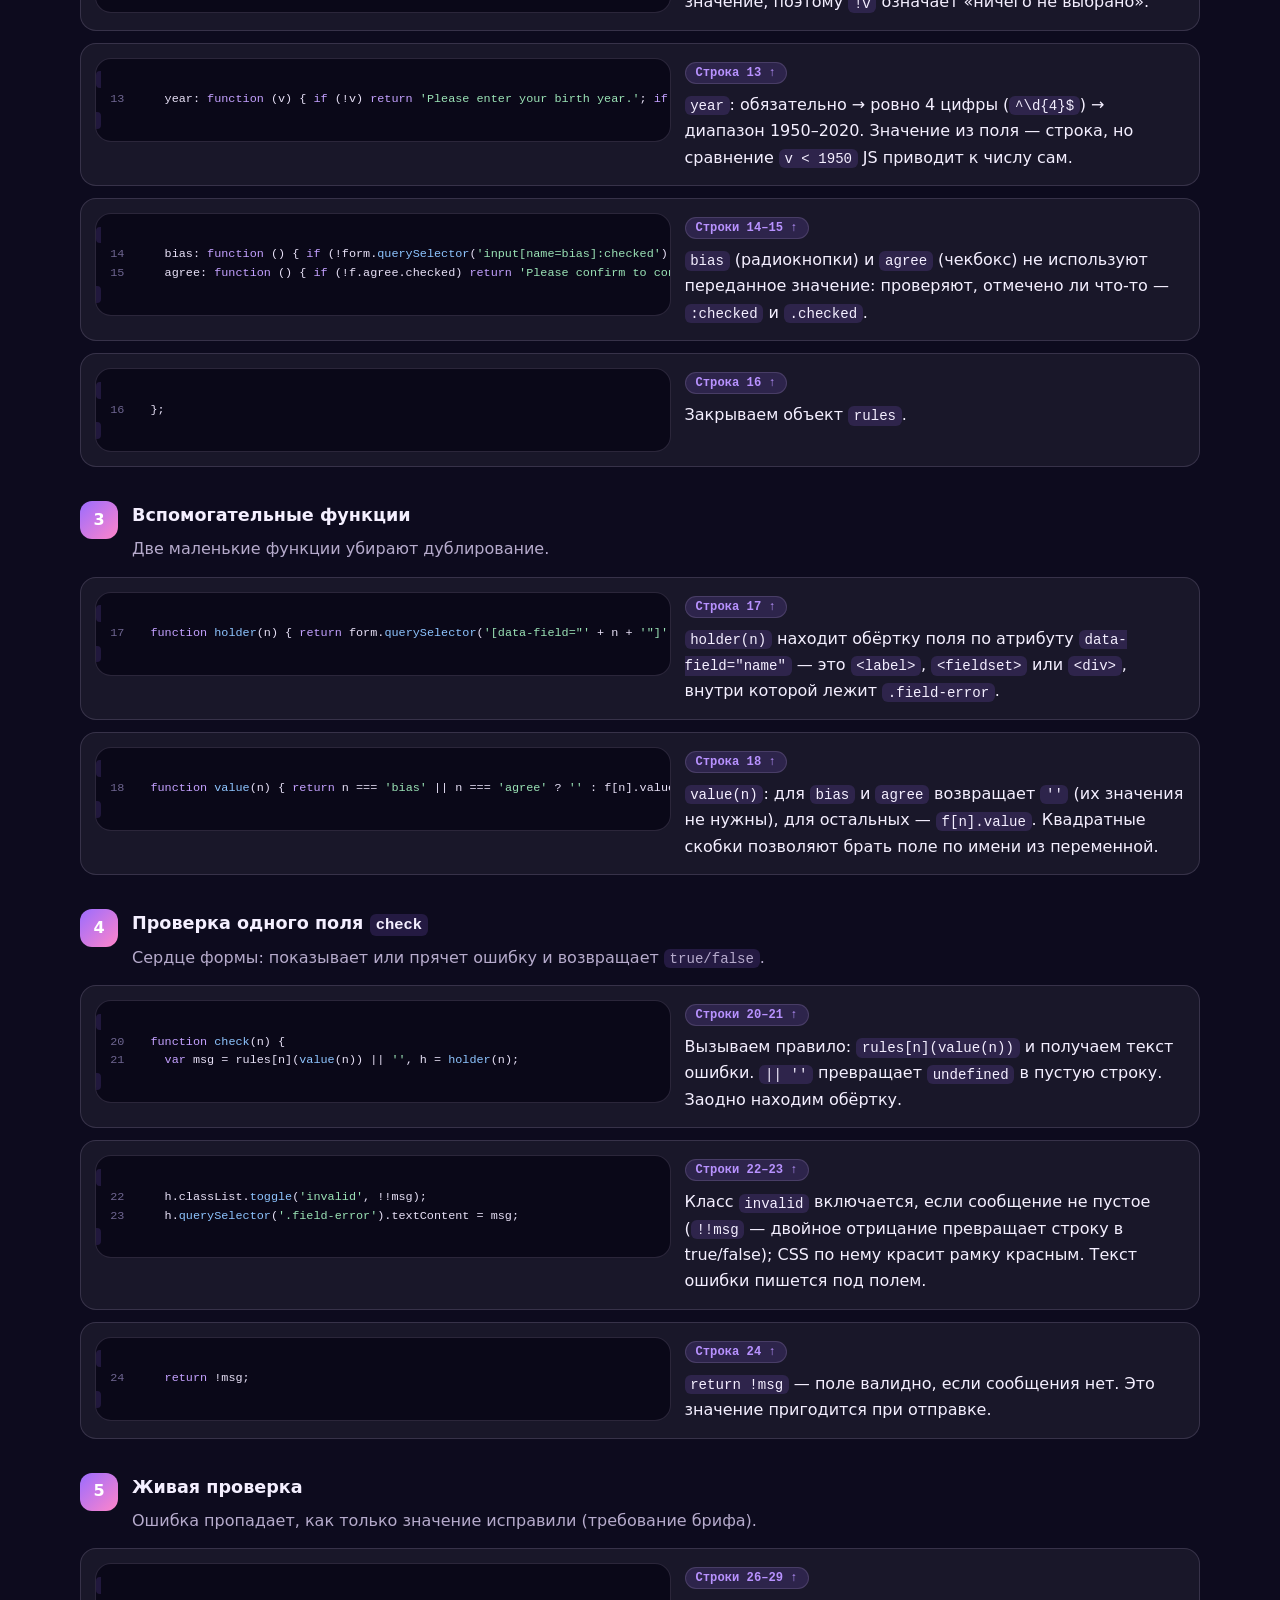
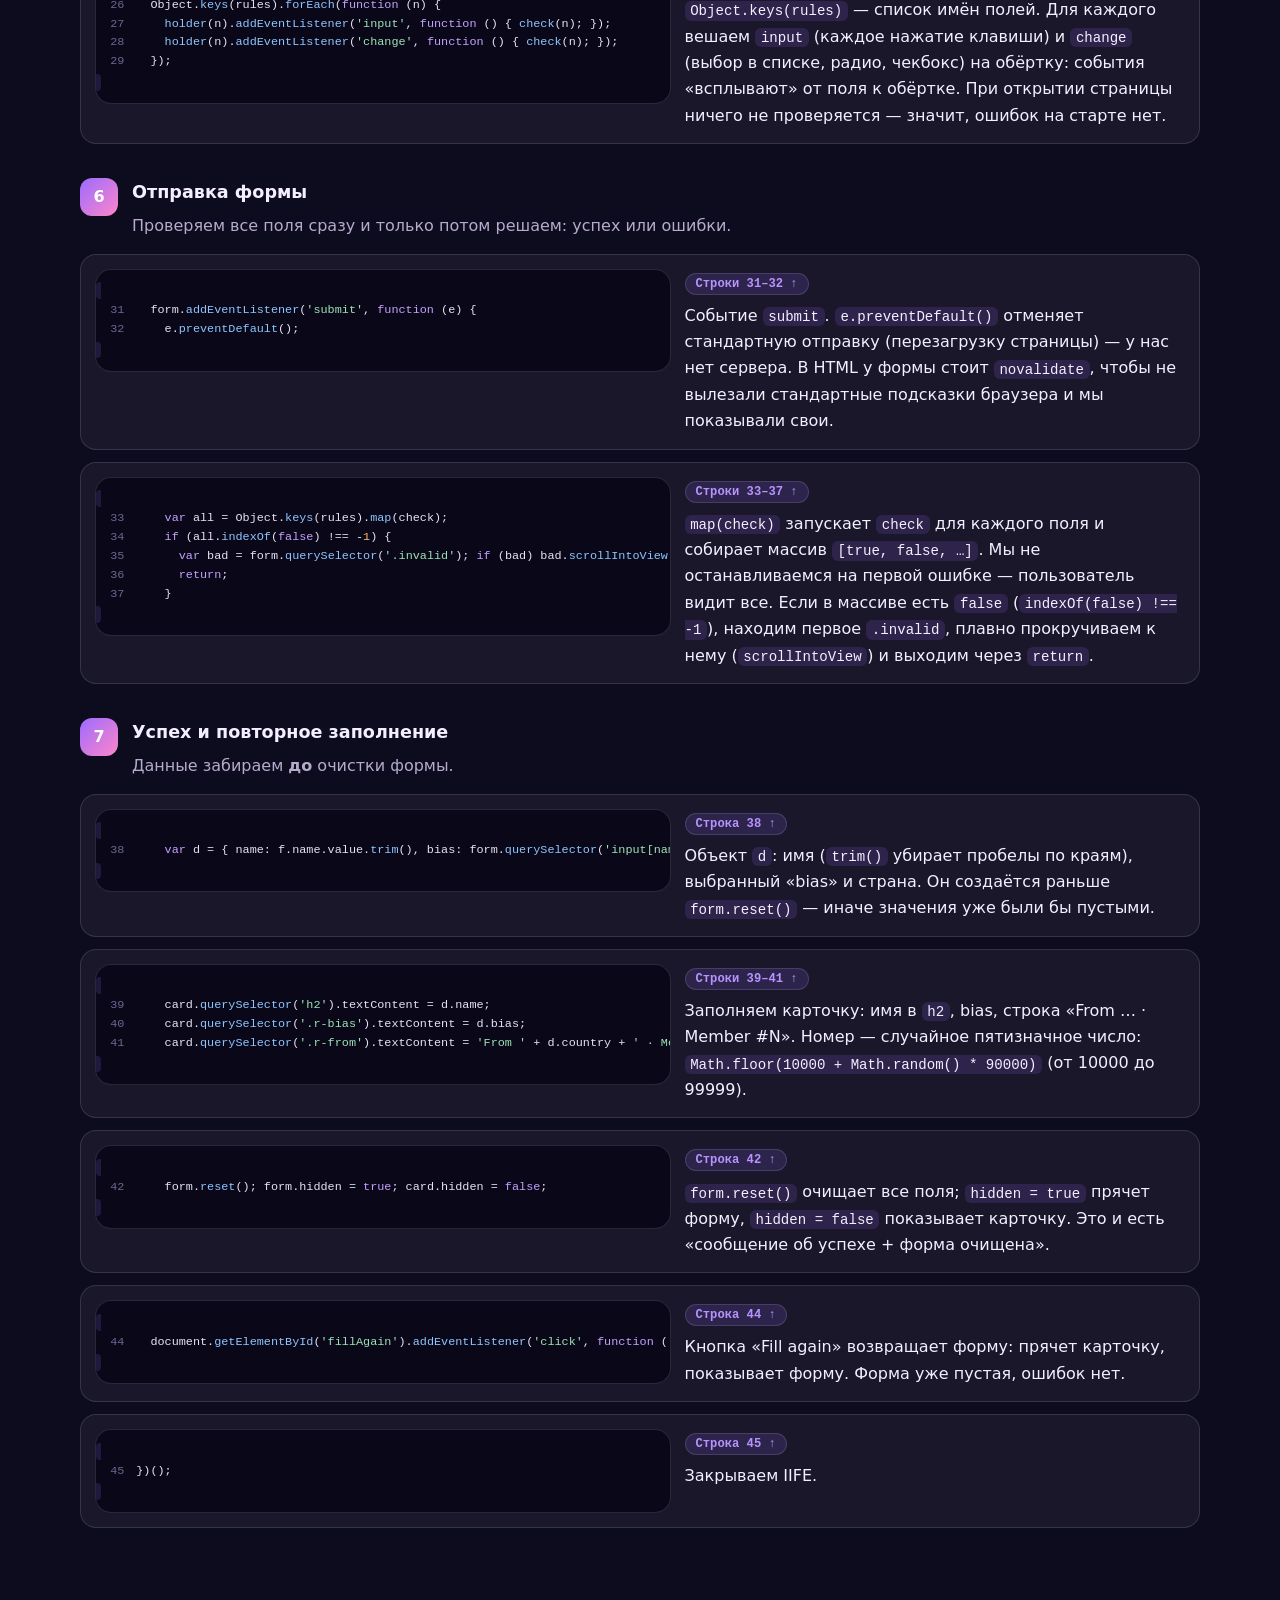
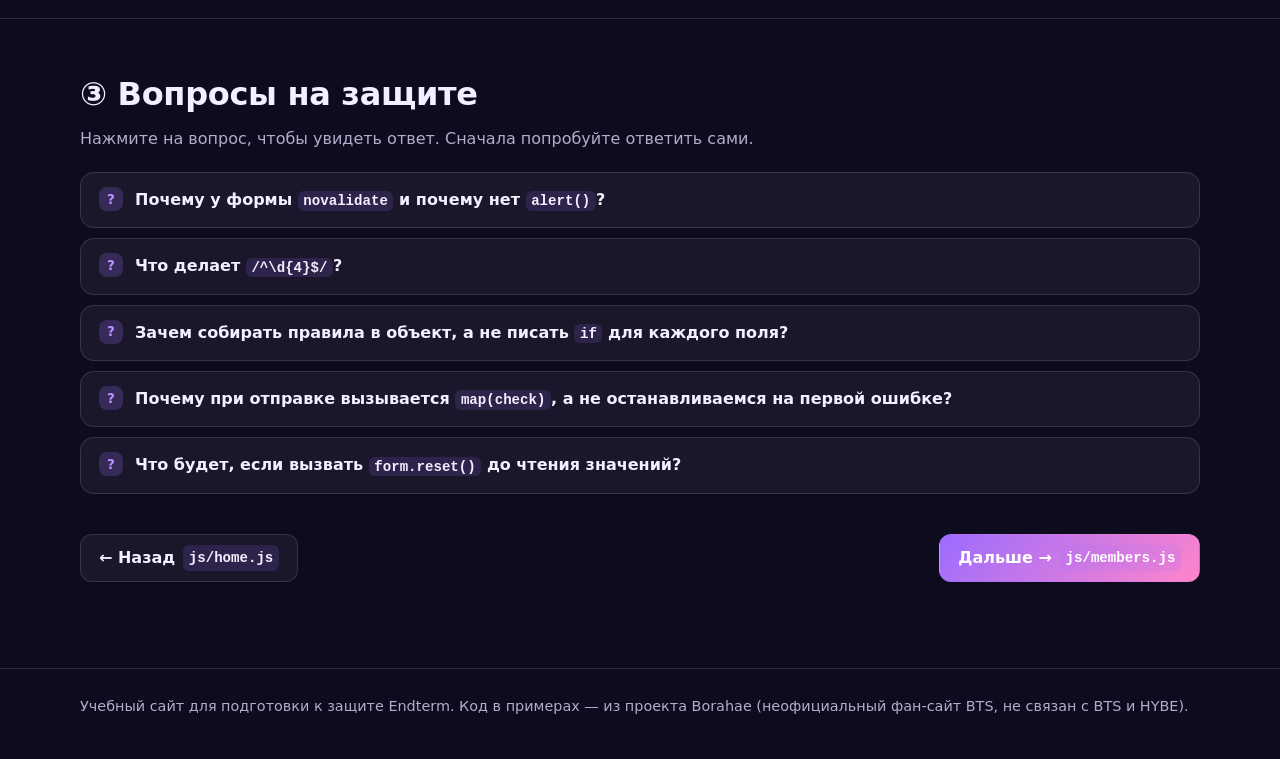
<file: join-js.html>
<!DOCTYPE html>
<html lang="ru" data-lang="ru" data-theme="dark">
<head>
<meta charset="UTF-8">
<meta name="viewport" content="width=device-width, initial-scale=1">
<title>js/join.js — Borahae · Endterm prep</title>
<meta name="description" content="Code walkthrough of js/join.js">
<link rel="icon" href="data:image/svg+xml,%3Csvg xmlns='http://www.w3.org/2000/svg' viewBox='0 0 32 32'%3E%3Crect width='32' height='32' rx='8' fill='%239b6cff'/%3E%3Ctext x='16' y='22' font-size='18' text-anchor='middle' fill='white'%3E%3C/text%3E%3C/svg%3E">
<script>try{var d=document.documentElement,l=localStorage.getItem('bdp-lang'),t=localStorage.getItem('bdp-theme');if(l){d.setAttribute('data-lang',l);d.setAttribute('lang',l)}if(t)d.setAttribute('data-theme',t)}catch(e){}</script>
<link rel="stylesheet" href="css/site.css">
</head>
<body data-title-ru="js/join.js — Borahae · Endterm prep" data-title-kk="js/join.js — Borahae · Endterm prep" data-title-en="js/join.js — Borahae · Endterm prep">
<header class="site-header">
<div class="wrap">
<div class="bar">
<a class="brand" href="index.html"><i aria-hidden="true">♥</i><span>Borahae<small>Endterm · defense prep</small></span></a>
<div class="tools">
<div class="seg" role="group" aria-label="Language">
<button type="button" data-set-lang="ru" aria-pressed="true">RU</button><button type="button" data-set-lang="kk" aria-pressed="false">ҚАЗ</button><button type="button" data-set-lang="en" aria-pressed="false">EN</button>
</div>
<button class="icon-btn" id="themeBtn" type="button" aria-label="Theme">☾</button>
</div>
</div>
<nav class="filestrip" aria-label="Pages"><a href="index.html"><span class="t" lang="ru">Главная</span><span class="t" lang="kk">Басты бет</span><span class="t" lang="en">Home</span></a><a href="main-js.html">js/main.js</a><a href="home-js.html">js/home.js</a><a href="join-js.html" aria-current="page">js/join.js</a><a href="members-js.html">js/members.js</a><a href="discography-js.html">js/discography.js</a><a href="quiz-js.html">js/quiz.js</a><a href="timeline-js.html">js/timeline.js</a><a href="html-css.html">HTML + CSS</a></nav>
</div>
</header>
<main>

<section class="hero"><div class="wrap">
<span class="eyebrow"><span class="t" lang="ru">Форма «Join ARMY» и валидация</span><span class="t" lang="kk">«Join ARMY» формасы және валидация</span><span class="t" lang="en">“Join ARMY” form and validation</span></span>
<h1><em>js/join.js</em></h1>
<p class="lead"><span class="t" lang="ru">Форма сделана без <code>alert()</code>: каждая ошибка пишется под своим полем и исчезает, когда поле исправлено. Все правила собраны в один объект <code>rules</code>: ключ — имя поля, значение — функция, которая возвращает текст ошибки или ничего (если всё верно). Одна функция <code>check</code> умеет проверить любое поле, поэтому код короткий.</span><span class="t" lang="kk">Форма <code>alert()</code> жоқ жасалған: әр қате өз өрісінің астына жазылады және өріс түзетілгенде жоғалады. Барлық ережелер бір <code>rules</code> нысанына жиналған: кілт — өріс аты, мән — қате мәтінін немесе ештеңе қайтаратын функция (бәрі дұрыс болса). Бір <code>check</code> функциясы кез келген өрісті тексереді, сондықтан код қысқа.</span><span class="t" lang="en">The form uses no <code>alert()</code>: each error is written under its own field and disappears when the field is fixed. All rules live in one <code>rules</code> object: key = field name, value = a function returning the error text or nothing (if valid). One <code>check</code> function can validate any field, so the code stays short.</span></p>
<div class="chips"><span class="chip"><span class="t" lang="ru">Автор</span><span class="t" lang="kk">Авторы</span><span class="t" lang="en">Author</span>: <b>Maratov Ravil</b></span><span class="chip"><b>45</b> <span class="t" lang="ru">строк</span><span class="t" lang="kk">жол</span><span class="t" lang="en">lines</span></span><span class="chip"><b>7</b> <span class="t" lang="ru">Блок</span><span class="t" lang="kk">Блок</span><span class="t" lang="en">Block</span></span><span class="chip"><b>5</b> Q&amp;A</span></div>
<dl class="meta"><div><dt><span class="t" lang="ru">Где подключён</span><span class="t" lang="kk">Қай жерде қосылған</span><span class="t" lang="en">Loaded on</span></dt><dd><span class="t" lang="ru">join.html</span><span class="t" lang="kk">join.html</span><span class="t" lang="en">join.html</span></dd></div><div><dt><span class="t" lang="ru">Зависит от</span><span class="t" lang="kk">Тәуелді</span><span class="t" lang="en">Depends on</span></dt><dd><span class="t" lang="ru"><code>form#joinForm</code>, обёртки с <code>data-field</code>, <code>.field-error</code>, <code>#armyResult</code>, <code>#fillAgain</code></span><span class="t" lang="kk"><code>form#joinForm</code>, <code>data-field</code> орауыштары, <code>.field-error</code>, <code>#armyResult</code>, <code>#fillAgain</code></span><span class="t" lang="en"><code>form#joinForm</code>, wrappers with <code>data-field</code>, <code>.field-error</code>, <code>#armyResult</code>, <code>#fillAgain</code></span></dd></div><div><dt><span class="t" lang="ru">Критерии брифа</span><span class="t" lang="kk">Бриф критерийлері</span><span class="t" lang="en">Brief criteria</span></dt><dd><span class="t" lang="ru">Критерий 2 «Формы и валидация» (12 баллов) — главный файл для защиты Равиля</span><span class="t" lang="kk">2 «Формалар және валидация» (12 ұпай) критерийі — Равильдің қорғауына арналған басты файл</span><span class="t" lang="en">Criterion 2 “Forms and validation” (12 points) — the key file for Ravil’s defense</span></dd></div></dl>
<div class="note"><b><span class="t" lang="ru">Обратите внимание</span><span class="t" lang="kk">Назар аударыңыз</span><span class="t" lang="en">Heads-up</span>.</b> <span class="t" lang="ru"><b>Что проверят по брифу:</b> ≥5 полей (у вас 7 проверяемых + необязательное «Why do you love BTS?»), обязательность + ≥3 дополнительных правила (имя-буквы, email, телефон, год 1950–2020), ошибки под полями, нет ошибок при открытии, после успеха — сообщение и очистка формы. Всё это в коде есть. <b>Но:</b> бриф просит форму на <i>Bootstrap form components</i>, а в <code>join.html</code> Bootstrap не подключён (свои классы <code>join-form</code>, <code>form-grid</code>). В отчёте написано «6 fields», по коду проверяемых полей 7 — стоит выровнять.</span><span class="t" lang="kk"><b>Бриф бойынша не тексереді:</b> ≥5 өріс (сізде 7 тексерілетін + міндетті емес «Why do you love BTS?»), міндеттілік + ≥3 қосымша ереже (есім-әріптер, email, телефон, жыл 1950–2020), өрістер астындағы қателер, ашылғанда қате жоқ, сәттіден кейін — хабар және форманы тазалау. Мұның бәрі кодта бар. <b>Бірақ:</b> бриф <i>Bootstrap form components</i> негізіндегі форманы сұрайды, ал <code>join.html</code>-де Bootstrap қосылмаған (өз кластарыңыз <code>join-form</code>, <code>form-grid</code>). Есепте «6 fields» деп жазылған, кодта тексерілетін өріс 7 — теңестірген жөн.</span><span class="t" lang="en"><b>What the brief checks:</b> ≥5 fields (you have 7 validated + the optional “Why do you love BTS?”), required + ≥3 extra rules (name letters, email, phone, year 1950–2020), errors under fields, no errors on open, success message and cleared form. All present in code. <b>But:</b> the brief asks for <i>Bootstrap form components</i>, and <code>join.html</code> does not load Bootstrap (custom classes <code>join-form</code>, <code>form-grid</code>). The report says “6 fields”, the code validates 7 — worth aligning.</span></div>
<div class="toc"><a class="btn" href="#full">① <span class="t" lang="ru">Полный код</span><span class="t" lang="kk">Толық код</span><span class="t" lang="en">Full code</span></a><a class="btn" href="#walkthrough">② <span class="t" lang="ru">Построчный разбор по блокам</span><span class="t" lang="kk">Блок-блокпен жолма-жол талдау</span><span class="t" lang="en">Line-by-line walkthrough by blocks</span></a><a class="btn" href="#qa">③ <span class="t" lang="ru">Вопросы на защите</span><span class="t" lang="kk">Қорғаудағы сұрақтар</span><span class="t" lang="en">Defense questions</span></a></div>
</div></section>
<section class="section" id="full"><div class="wrap">
<h2>① <span class="t" lang="ru">Полный код</span><span class="t" lang="kk">Толық код</span><span class="t" lang="en">Full code</span></h2><p class="sub"><span class="t" lang="ru">Весь файл целиком, как он лежит в проекте. Нажмите на метку «Строки …» ниже — нужные строки подсветятся здесь.</span><span class="t" lang="kk">Файл жобадағыдай толық. Төмендегі «Жолдар …» белгісін басыңыз — қажетті жолдар осы жерде түспен көрсетіледі.</span><span class="t" lang="en">The whole file exactly as it is in the project. Click a “Lines …” badge below and those lines are highlighted here.</span></p>
<div class="codebox"><div class="codebar"><span>js/join.js</span><span class="sp"><button type="button" data-copy="fullcode"><span class="t" lang="ru">Копировать</span><span class="t" lang="kk">Көшіру</span><span class="t" lang="en">Copy</span></button><button type="button" data-expand="fullcode" aria-expanded="false"><span class="when-closed"><span class="t" lang="ru">Показать весь файл</span><span class="t" lang="kk">Бүкіл файлды көрсету</span><span class="t" lang="en">Show whole file</span></span><span class="when-open" style="display:none"><span class="t" lang="ru">Свернуть</span><span class="t" lang="kk">Жинау</span><span class="t" lang="en">Collapse</span></span></button></span></div>
<pre class="code full" id="fullcode"><code><span class="l" data-n="1"><i>1</i><span class="c"><span class="tok-c">// Валидация формы: ошибки под полями, без alert()</span></span></span><span class="l" data-n="2"><i>2</i><span class="c">(<span class="tok-k">function</span> () {</span></span><span class="l" data-n="3"><i>3</i><span class="c">  <span class="tok-s">'use strict'</span>;</span></span><span class="l" data-n="4"><i>4</i><span class="c">  <span class="tok-k">var</span> form = document.<span class="tok-f">getElementById</span>(<span class="tok-s">'joinForm'</span>);</span></span><span class="l" data-n="5"><i>5</i><span class="c">  <span class="tok-k">if</span> (!form) <span class="tok-k">return</span>;</span></span><span class="l" data-n="6"><i>6</i><span class="c">  <span class="tok-k">var</span> card = document.<span class="tok-f">getElementById</span>(<span class="tok-s">'armyResult'</span>), f = form.elements;</span></span><span class="l" data-n="7"><i>7</i><span class="c"> </span></span><span class="l" data-n="8"><i>8</i><span class="c">  <span class="tok-k">var</span> rules = {</span></span><span class="l" data-n="9"><i>9</i><span class="c">    name: <span class="tok-k">function</span> (v) { <span class="tok-k">if</span> (!v.<span class="tok-f">trim</span>()) <span class="tok-k">return</span> <span class="tok-s">'Please enter your name.'</span>; <span class="tok-k">if</span> (!<span class="tok-r">/^[A-Za-z\u00C0-\u024F\u0400-\u04FF][A-Za-z\u00C0-\u024F\u0400-\u04FF\s'.-]{1,39}$/</span>.<span class="tok-f">test</span>(v.<span class="tok-f">trim</span>())) <span class="tok-k">return</span> <span class="tok-s">'Use letters only (2–40 characters).'</span>; },</span></span><span class="l" data-n="10"><i>10</i><span class="c">    email: <span class="tok-k">function</span> (v) { <span class="tok-k">if</span> (!v.<span class="tok-f">trim</span>()) <span class="tok-k">return</span> <span class="tok-s">'Please enter your email.'</span>; <span class="tok-k">if</span> (!<span class="tok-r">/^[^\s@]+@[^\s@]+\.[^\s@]{2,}$/</span>.<span class="tok-f">test</span>(v.<span class="tok-f">trim</span>())) <span class="tok-k">return</span> <span class="tok-s">'Enter a valid email, e.g. you@example.com.'</span>; },</span></span><span class="l" data-n="11"><i>11</i><span class="c">    phone: <span class="tok-k">function</span> (v) { <span class="tok-k">if</span> (!v.<span class="tok-f">trim</span>()) <span class="tok-k">return</span> <span class="tok-s">'Please enter your phone number.'</span>; <span class="tok-k">if</span> (!<span class="tok-r">/^\+?[0-9\s()-]{10,16}$/</span>.<span class="tok-f">test</span>(v.<span class="tok-f">trim</span>())) <span class="tok-k">return</span> <span class="tok-s">'Phone: 10–16 digits, e.g. +7 777 123 45 67.'</span>; },</span></span><span class="l" data-n="12"><i>12</i><span class="c">    country: <span class="tok-k">function</span> (v) { <span class="tok-k">if</span> (!v) <span class="tok-k">return</span> <span class="tok-s">'Please choose your country.'</span>; },</span></span><span class="l" data-n="13"><i>13</i><span class="c">    year: <span class="tok-k">function</span> (v) { <span class="tok-k">if</span> (!v) <span class="tok-k">return</span> <span class="tok-s">'Please enter your birth year.'</span>; <span class="tok-k">if</span> (!<span class="tok-r">/^\d{4}$/</span>.<span class="tok-f">test</span>(v) || v &lt; <span class="tok-n">1950</span> || v &gt; <span class="tok-n">2020</span>) <span class="tok-k">return</span> <span class="tok-s">'Birth year must be between 1950 and 2020.'</span>; },</span></span><span class="l" data-n="14"><i>14</i><span class="c">    bias: <span class="tok-k">function</span> () { <span class="tok-k">if</span> (!form.<span class="tok-f">querySelector</span>(<span class="tok-s">'input[name=bias]:checked'</span>)) <span class="tok-k">return</span> <span class="tok-s">'Please pick your bias.'</span>; },</span></span><span class="l" data-n="15"><i>15</i><span class="c">    agree: <span class="tok-k">function</span> () { <span class="tok-k">if</span> (!f.agree.checked) <span class="tok-k">return</span> <span class="tok-s">'Please confirm to continue.'</span>; }</span></span><span class="l" data-n="16"><i>16</i><span class="c">  };</span></span><span class="l" data-n="17"><i>17</i><span class="c">  <span class="tok-k">function</span> <span class="tok-f">holder</span>(n) { <span class="tok-k">return</span> form.<span class="tok-f">querySelector</span>(<span class="tok-s">'[data-field="'</span> + n + <span class="tok-s">'"]'</span>); }</span></span><span class="l" data-n="18"><i>18</i><span class="c">  <span class="tok-k">function</span> <span class="tok-f">value</span>(n) { <span class="tok-k">return</span> n === <span class="tok-s">'bias'</span> || n === <span class="tok-s">'agree'</span> ? <span class="tok-s">''</span> : f[n].value; }</span></span><span class="l" data-n="19"><i>19</i><span class="c"> </span></span><span class="l" data-n="20"><i>20</i><span class="c">  <span class="tok-k">function</span> <span class="tok-f">check</span>(n) {</span></span><span class="l" data-n="21"><i>21</i><span class="c">    <span class="tok-k">var</span> msg = rules[n](<span class="tok-f">value</span>(n)) || <span class="tok-s">''</span>, h = <span class="tok-f">holder</span>(n);</span></span><span class="l" data-n="22"><i>22</i><span class="c">    h.classList.<span class="tok-f">toggle</span>(<span class="tok-s">'invalid'</span>, !!msg);</span></span><span class="l" data-n="23"><i>23</i><span class="c">    h.<span class="tok-f">querySelector</span>(<span class="tok-s">'.field-error'</span>).textContent = msg;</span></span><span class="l" data-n="24"><i>24</i><span class="c">    <span class="tok-k">return</span> !msg;</span></span><span class="l" data-n="25"><i>25</i><span class="c">  }</span></span><span class="l" data-n="26"><i>26</i><span class="c">  Object.<span class="tok-f">keys</span>(rules).<span class="tok-f">forEach</span>(<span class="tok-k">function</span> (n) {</span></span><span class="l" data-n="27"><i>27</i><span class="c">    <span class="tok-f">holder</span>(n).<span class="tok-f">addEventListener</span>(<span class="tok-s">'input'</span>, <span class="tok-k">function</span> () { <span class="tok-f">check</span>(n); });</span></span><span class="l" data-n="28"><i>28</i><span class="c">    <span class="tok-f">holder</span>(n).<span class="tok-f">addEventListener</span>(<span class="tok-s">'change'</span>, <span class="tok-k">function</span> () { <span class="tok-f">check</span>(n); });</span></span><span class="l" data-n="29"><i>29</i><span class="c">  });</span></span><span class="l" data-n="30"><i>30</i><span class="c"> </span></span><span class="l" data-n="31"><i>31</i><span class="c">  form.<span class="tok-f">addEventListener</span>(<span class="tok-s">'submit'</span>, <span class="tok-k">function</span> (e) {</span></span><span class="l" data-n="32"><i>32</i><span class="c">    e.<span class="tok-f">preventDefault</span>();</span></span><span class="l" data-n="33"><i>33</i><span class="c">    <span class="tok-k">var</span> all = Object.<span class="tok-f">keys</span>(rules).<span class="tok-f">map</span>(check);</span></span><span class="l" data-n="34"><i>34</i><span class="c">    <span class="tok-k">if</span> (all.<span class="tok-f">indexOf</span>(<span class="tok-k">false</span>) !== -<span class="tok-n">1</span>) {</span></span><span class="l" data-n="35"><i>35</i><span class="c">      <span class="tok-k">var</span> bad = form.<span class="tok-f">querySelector</span>(<span class="tok-s">'.invalid'</span>); <span class="tok-k">if</span> (bad) bad.<span class="tok-f">scrollIntoView</span>({ behavior: <span class="tok-s">'smooth'</span>, block: <span class="tok-s">'center'</span> });</span></span><span class="l" data-n="36"><i>36</i><span class="c">      <span class="tok-k">return</span>;</span></span><span class="l" data-n="37"><i>37</i><span class="c">    }</span></span><span class="l" data-n="38"><i>38</i><span class="c">    <span class="tok-k">var</span> d = { name: f.name.value.<span class="tok-f">trim</span>(), bias: form.<span class="tok-f">querySelector</span>(<span class="tok-s">'input[name=bias]:checked'</span>).value, country: f.country.value };</span></span><span class="l" data-n="39"><i>39</i><span class="c">    card.<span class="tok-f">querySelector</span>(<span class="tok-s">'h2'</span>).textContent = d.name;</span></span><span class="l" data-n="40"><i>40</i><span class="c">    card.<span class="tok-f">querySelector</span>(<span class="tok-s">'.r-bias'</span>).textContent = d.bias;</span></span><span class="l" data-n="41"><i>41</i><span class="c">    card.<span class="tok-f">querySelector</span>(<span class="tok-s">'.r-from'</span>).textContent = <span class="tok-s">'From '</span> + d.country + <span class="tok-s">' · Member #'</span> + Math.<span class="tok-f">floor</span>(<span class="tok-n">10000</span> + Math.<span class="tok-f">random</span>() * <span class="tok-n">90000</span>);</span></span><span class="l" data-n="42"><i>42</i><span class="c">    form.<span class="tok-f">reset</span>(); form.hidden = <span class="tok-k">true</span>; card.hidden = <span class="tok-k">false</span>;</span></span><span class="l" data-n="43"><i>43</i><span class="c">  });</span></span><span class="l" data-n="44"><i>44</i><span class="c">  document.<span class="tok-f">getElementById</span>(<span class="tok-s">'fillAgain'</span>).<span class="tok-f">addEventListener</span>(<span class="tok-s">'click'</span>, <span class="tok-k">function</span> () { card.hidden = <span class="tok-k">true</span>; form.hidden = <span class="tok-k">false</span>; });</span></span><span class="l" data-n="45"><i>45</i><span class="c">})();</span></span></code></pre></div>
</div></section>
<section class="section" id="walkthrough"><div class="wrap">
<h2>② <span class="t" lang="ru">Построчный разбор по блокам</span><span class="t" lang="kk">Блок-блокпен жолма-жол талдау</span><span class="t" lang="en">Line-by-line walkthrough by blocks</span></h2><p class="sub"><span class="t" lang="ru">Каждый блок — одна идея. Слева код из файла, справа — что он делает и зачем.</span><span class="t" lang="kk">Әр блок — бір идея. Сол жақта файлдағы код, оң жақта — ол не істейді және неге.</span><span class="t" lang="en">Each block is one idea. Code from the file on the left, what it does and why on the right.</span></p>
<div class="block"><div class="blockhead"><span class="no">1</span><div><h3><span class="t" lang="ru">Старт</span><span class="t" lang="kk">Бастау</span><span class="t" lang="en">Start-up</span></h3><p><span class="t" lang="ru">Защита от запуска не на той странице и доступ к полям формы.</span><span class="t" lang="kk">Қате бетте іске қосылудан қорғау және форма өрістеріне қол жеткізу.</span><span class="t" lang="en">A guard against running on the wrong page and access to the form fields.</span></p></div></div><div class="item"><div class="codebox"><pre class="code "><code><span class="l" data-n="2"><i>2</i><span class="c">(<span class="tok-k">function</span> () {</span></span><span class="l" data-n="3"><i>3</i><span class="c">  <span class="tok-s">'use strict'</span>;</span></span></code></pre></div><div class="why"><button type="button" class="linebtn" data-from="2" data-to="3" title="↑"><span class="t" lang="ru">Строки 2–3</span><span class="t" lang="kk">Жолдар 2–3</span><span class="t" lang="en">Lines 2–3</span> ↑</button><p><span class="t" lang="ru">IIFE и строгий режим — как во всех файлах проекта.</span><span class="t" lang="kk">IIFE және қатаң режим — жобаның барлық файлдарындағыдай.</span><span class="t" lang="en">IIFE and strict mode — as in every file of the project.</span></p></div></div><div class="item"><div class="codebox"><pre class="code "><code><span class="l" data-n="4"><i>4</i><span class="c">  <span class="tok-k">var</span> form = document.<span class="tok-f">getElementById</span>(<span class="tok-s">'joinForm'</span>);</span></span><span class="l" data-n="5"><i>5</i><span class="c">  <span class="tok-k">if</span> (!form) <span class="tok-k">return</span>;</span></span></code></pre></div><div class="why"><button type="button" class="linebtn" data-from="4" data-to="5" title="↑"><span class="t" lang="ru">Строки 4–5</span><span class="t" lang="kk">Жолдар 4–5</span><span class="t" lang="en">Lines 4–5</span> ↑</button><p><span class="t" lang="ru">Ищем форму. Если её нет (скрипт подключили на другой странице) — <code>return</code> завершает весь файл без ошибок.</span><span class="t" lang="kk">Форманы іздейміз. Жоқ болса (скрипт басқа бетте қосылса) — <code>return</code> бүкіл файлды қатесіз аяқтайды.</span><span class="t" lang="en">Find the form. If it does not exist (the script is loaded on another page) <code>return</code> ends the whole file without errors.</span></p></div></div><div class="item"><div class="codebox"><pre class="code "><code><span class="l" data-n="6"><i>6</i><span class="c">  <span class="tok-k">var</span> card = document.<span class="tok-f">getElementById</span>(<span class="tok-s">'armyResult'</span>), f = form.elements;</span></span></code></pre></div><div class="why"><button type="button" class="linebtn" data-from="6" data-to="6" title="↑"><span class="t" lang="ru">Строка 6</span><span class="t" lang="kk">Жол 6</span><span class="t" lang="en">Line 6</span> ↑</button><p><span class="t" lang="ru"><code>card</code> — карточка успеха. <code>f = form.elements</code> — коллекция всех полей формы; к полю можно обратиться по имени: <code>f.email</code>, <code>f.year</code>.</span><span class="t" lang="kk"><code>card</code> — сәттілік карточкасы. <code>f = form.elements</code> — форманың барлық өрістер жиыны; өріске атымен қол жеткізуге болады: <code>f.email</code>, <code>f.year</code>.</span><span class="t" lang="en"><code>card</code> is the success card. <code>f = form.elements</code> is the collection of all form fields; a field is reachable by name: <code>f.email</code>, <code>f.year</code>.</span></p></div></div></div><div class="block"><div class="blockhead"><span class="no">2</span><div><h3><span class="t" lang="ru">Объект правил <code>rules</code></span><span class="t" lang="kk"><code>rules</code> ережелер нысаны</span><span class="t" lang="en">The <code>rules</code> object</span></h3><p><span class="t" lang="ru">Каждое правило — функция: получает значение, возвращает строку-ошибку или <code>undefined</code>.</span><span class="t" lang="kk">Әр ереже — функция: мәнді алады, қате жолын немесе <code>undefined</code> қайтарады.</span><span class="t" lang="en">Each rule is a function: takes a value, returns an error string or <code>undefined</code>.</span></p></div></div><div class="item"><div class="codebox"><pre class="code "><code><span class="l" data-n="8"><i>8</i><span class="c">  <span class="tok-k">var</span> rules = {</span></span><span class="l" data-n="9"><i>9</i><span class="c">    name: <span class="tok-k">function</span> (v) { <span class="tok-k">if</span> (!v.<span class="tok-f">trim</span>()) <span class="tok-k">return</span> <span class="tok-s">'Please enter your name.'</span>; <span class="tok-k">if</span> (!<span class="tok-r">/^[A-Za-z\u00C0-\u024F\u0400-\u04FF][A-Za-z\u00C0-\u024F\u0400-\u04FF\s'.-]{1,39}$/</span>.<span class="tok-f">test</span>(v.<span class="tok-f">trim</span>())) <span class="tok-k">return</span> <span class="tok-s">'Use letters only (2–40 characters).'</span>; },</span></span></code></pre></div><div class="why"><button type="button" class="linebtn" data-from="8" data-to="9" title="↑"><span class="t" lang="ru">Строки 8–9</span><span class="t" lang="kk">Жолдар 8–9</span><span class="t" lang="en">Lines 8–9</span> ↑</button><p><span class="t" lang="ru"><code>name</code>: сначала «обязательно» (<code>!v.trim()</code> — пустая строка или одни пробелы), затем регулярное выражение: начинается с буквы (латиница, диакритика <code>\u00C0-\u024F</code>, кириллица <code>\u0400-\u04FF</code>), дальше от 1 до 39 символов — буквы, пробел, <code>'</code>, <code>.</code>, <code>-</code>. Итого 2–40 символов.</span><span class="t" lang="kk"><code>name</code>: алдымен «міндетті» (<code>!v.trim()</code> — бос жол немесе тек бос орындар), сосын тұрақты өрнек: әріптен басталады (латын, диакритика <code>\u00C0-\u024F</code>, кирилл <code>\u0400-\u04FF</code>), әрі қарай 1-ден 39 символға дейін — әріптер, бос орын, <code>'</code>, <code>.</code>, <code>-</code>. Барлығы 2–40 символ.</span><span class="t" lang="en"><code>name</code>: first “required” (<code>!v.trim()</code> — empty or only spaces), then a regular expression: starts with a letter (Latin, accents <code>\u00C0-\u024F</code>, Cyrillic <code>\u0400-\u04FF</code>), then 1 to 39 characters — letters, space, <code>'</code>, <code>.</code>, <code>-</code>. 2–40 characters in total.</span></p></div></div><div class="item"><div class="codebox"><pre class="code "><code><span class="l" data-n="10"><i>10</i><span class="c">    email: <span class="tok-k">function</span> (v) { <span class="tok-k">if</span> (!v.<span class="tok-f">trim</span>()) <span class="tok-k">return</span> <span class="tok-s">'Please enter your email.'</span>; <span class="tok-k">if</span> (!<span class="tok-r">/^[^\s@]+@[^\s@]+\.[^\s@]{2,}$/</span>.<span class="tok-f">test</span>(v.<span class="tok-f">trim</span>())) <span class="tok-k">return</span> <span class="tok-s">'Enter a valid email, e.g. you@example.com.'</span>; },</span></span></code></pre></div><div class="why"><button type="button" class="linebtn" data-from="10" data-to="10" title="↑"><span class="t" lang="ru">Строка 10</span><span class="t" lang="kk">Жол 10</span><span class="t" lang="en">Line 10</span> ↑</button><p><span class="t" lang="ru"><code>email</code>: <code>^[^\s@]+@[^\s@]+\.[^\s@]{2,}$</code> — один или больше символов без пробела и <code>@</code>, затем <code>@</code>, домен, точка и 2+ символа (зона). Пример верного: <code>you@example.com</code>.</span><span class="t" lang="kk"><code>email</code>: <code>^[^\s@]+@[^\s@]+\.[^\s@]{2,}$</code> — бос орын мен <code>@</code> жоқ бір не одан көп символ, сосын <code>@</code>, домен, нүкте және 2+ символ (аймақ). Дұрыс мысал: <code>you@example.com</code>.</span><span class="t" lang="en"><code>email</code>: <code>^[^\s@]+@[^\s@]+\.[^\s@]{2,}$</code> — one or more characters without space or <code>@</code>, then <code>@</code>, domain, a dot and 2+ characters (the zone). Valid example: <code>you@example.com</code>.</span></p></div></div><div class="item"><div class="codebox"><pre class="code "><code><span class="l" data-n="11"><i>11</i><span class="c">    phone: <span class="tok-k">function</span> (v) { <span class="tok-k">if</span> (!v.<span class="tok-f">trim</span>()) <span class="tok-k">return</span> <span class="tok-s">'Please enter your phone number.'</span>; <span class="tok-k">if</span> (!<span class="tok-r">/^\+?[0-9\s()-]{10,16}$/</span>.<span class="tok-f">test</span>(v.<span class="tok-f">trim</span>())) <span class="tok-k">return</span> <span class="tok-s">'Phone: 10–16 digits, e.g. +7 777 123 45 67.'</span>; },</span></span></code></pre></div><div class="why"><button type="button" class="linebtn" data-from="11" data-to="11" title="↑"><span class="t" lang="ru">Строка 11</span><span class="t" lang="kk">Жол 11</span><span class="t" lang="en">Line 11</span> ↑</button><p><span class="t" lang="ru"><code>phone</code>: <code>^\+?[0-9\s()-]{10,16}$</code> — необязательный плюс в начале, затем 10–16 символов из цифр, пробелов, скобок и дефиса. Подходит <code>+7 777 123 45 67</code>.</span><span class="t" lang="kk"><code>phone</code>: <code>^\+?[0-9\s()-]{10,16}$</code> — басында міндетті емес плюс, сосын сандар, бос орындар, жақшалар мен дефистен 10–16 символ. <code>+7 777 123 45 67</code> сәйкес келеді.</span><span class="t" lang="en"><code>phone</code>: <code>^\+?[0-9\s()-]{10,16}$</code> — an optional plus at the start, then 10–16 characters of digits, spaces, brackets and hyphens. <code>+7 777 123 45 67</code> matches.</span></p></div></div><div class="item"><div class="codebox"><pre class="code "><code><span class="l" data-n="12"><i>12</i><span class="c">    country: <span class="tok-k">function</span> (v) { <span class="tok-k">if</span> (!v) <span class="tok-k">return</span> <span class="tok-s">'Please choose your country.'</span>; },</span></span></code></pre></div><div class="why"><button type="button" class="linebtn" data-from="12" data-to="12" title="↑"><span class="t" lang="ru">Строка 12</span><span class="t" lang="kk">Жол 12</span><span class="t" lang="en">Line 12</span> ↑</button><p><span class="t" lang="ru"><code>country</code>: у <code>&lt;select&gt;</code> первая опция имеет пустое значение, поэтому <code>!v</code> означает «ничего не выбрано».</span><span class="t" lang="kk"><code>country</code>: <code>&lt;select&gt;</code>-тің бірінші опциясының мәні бос, сондықтан <code>!v</code> «ештеңе таңдалмаған» дегенді білдіреді.</span><span class="t" lang="en"><code>country</code>: the first <code>&lt;option&gt;</code> of the <code>&lt;select&gt;</code> has an empty value, so <code>!v</code> means “nothing chosen”.</span></p></div></div><div class="item"><div class="codebox"><pre class="code "><code><span class="l" data-n="13"><i>13</i><span class="c">    year: <span class="tok-k">function</span> (v) { <span class="tok-k">if</span> (!v) <span class="tok-k">return</span> <span class="tok-s">'Please enter your birth year.'</span>; <span class="tok-k">if</span> (!<span class="tok-r">/^\d{4}$/</span>.<span class="tok-f">test</span>(v) || v &lt; <span class="tok-n">1950</span> || v &gt; <span class="tok-n">2020</span>) <span class="tok-k">return</span> <span class="tok-s">'Birth year must be between 1950 and 2020.'</span>; },</span></span></code></pre></div><div class="why"><button type="button" class="linebtn" data-from="13" data-to="13" title="↑"><span class="t" lang="ru">Строка 13</span><span class="t" lang="kk">Жол 13</span><span class="t" lang="en">Line 13</span> ↑</button><p><span class="t" lang="ru"><code>year</code>: обязательно → ровно 4 цифры (<code>^\d{4}$</code>) → диапазон 1950–2020. Значение из поля — строка, но сравнение <code>v &lt; 1950</code> JS приводит к числу сам.</span><span class="t" lang="kk"><code>year</code>: міндетті → дәл 4 сан (<code>^\d{4}$</code>) → 1950–2020 аралығы. Өрістен келетін мән — жол, бірақ <code>v &lt; 1950</code> салыстыруын JS өзі санға айналдырады.</span><span class="t" lang="en"><code>year</code>: required → exactly 4 digits (<code>^\d{4}$</code>) → range 1950–2020. The field value is a string, but JS converts it to a number for <code>v &lt; 1950</code>.</span></p></div></div><div class="item"><div class="codebox"><pre class="code "><code><span class="l" data-n="14"><i>14</i><span class="c">    bias: <span class="tok-k">function</span> () { <span class="tok-k">if</span> (!form.<span class="tok-f">querySelector</span>(<span class="tok-s">'input[name=bias]:checked'</span>)) <span class="tok-k">return</span> <span class="tok-s">'Please pick your bias.'</span>; },</span></span><span class="l" data-n="15"><i>15</i><span class="c">    agree: <span class="tok-k">function</span> () { <span class="tok-k">if</span> (!f.agree.checked) <span class="tok-k">return</span> <span class="tok-s">'Please confirm to continue.'</span>; }</span></span></code></pre></div><div class="why"><button type="button" class="linebtn" data-from="14" data-to="15" title="↑"><span class="t" lang="ru">Строки 14–15</span><span class="t" lang="kk">Жолдар 14–15</span><span class="t" lang="en">Lines 14–15</span> ↑</button><p><span class="t" lang="ru"><code>bias</code> (радиокнопки) и <code>agree</code> (чекбокс) не используют переданное значение: проверяют, отмечено ли что-то — <code>:checked</code> и <code>.checked</code>.</span><span class="t" lang="kk"><code>bias</code> (радиобатырмалар) мен <code>agree</code> (чекбокс) берілген мәнді қолданбайды: бірдеңе белгіленген-белгіленбегенін тексереді — <code>:checked</code> және <code>.checked</code>.</span><span class="t" lang="en"><code>bias</code> (radio buttons) and <code>agree</code> (checkbox) ignore the passed value: they check whether something is selected — <code>:checked</code> and <code>.checked</code>.</span></p></div></div><div class="item"><div class="codebox"><pre class="code "><code><span class="l" data-n="16"><i>16</i><span class="c">  };</span></span></code></pre></div><div class="why"><button type="button" class="linebtn" data-from="16" data-to="16" title="↑"><span class="t" lang="ru">Строка 16</span><span class="t" lang="kk">Жол 16</span><span class="t" lang="en">Line 16</span> ↑</button><p><span class="t" lang="ru">Закрываем объект <code>rules</code>.</span><span class="t" lang="kk"><code>rules</code> нысанын жабамыз.</span><span class="t" lang="en">Close the <code>rules</code> object.</span></p></div></div></div><div class="block"><div class="blockhead"><span class="no">3</span><div><h3><span class="t" lang="ru">Вспомогательные функции</span><span class="t" lang="kk">Көмекші функциялар</span><span class="t" lang="en">Helper functions</span></h3><p><span class="t" lang="ru">Две маленькие функции убирают дублирование.</span><span class="t" lang="kk">Екі шағын функция қайталануды жояды.</span><span class="t" lang="en">Two small functions remove duplication.</span></p></div></div><div class="item"><div class="codebox"><pre class="code "><code><span class="l" data-n="17"><i>17</i><span class="c">  <span class="tok-k">function</span> <span class="tok-f">holder</span>(n) { <span class="tok-k">return</span> form.<span class="tok-f">querySelector</span>(<span class="tok-s">'[data-field="'</span> + n + <span class="tok-s">'"]'</span>); }</span></span></code></pre></div><div class="why"><button type="button" class="linebtn" data-from="17" data-to="17" title="↑"><span class="t" lang="ru">Строка 17</span><span class="t" lang="kk">Жол 17</span><span class="t" lang="en">Line 17</span> ↑</button><p><span class="t" lang="ru"><code>holder(n)</code> находит обёртку поля по атрибуту <code>data-field="name"</code> — это <code>&lt;label&gt;</code>, <code>&lt;fieldset&gt;</code> или <code>&lt;div&gt;</code>, внутри которой лежит <code>.field-error</code>.</span><span class="t" lang="kk"><code>holder(n)</code> өрістің орауышын <code>data-field="name"</code> атрибуты бойынша табады — бұл ішінде <code>.field-error</code> жатқан <code>&lt;label&gt;</code>, <code>&lt;fieldset&gt;</code> немесе <code>&lt;div&gt;</code>.</span><span class="t" lang="en"><code>holder(n)</code> finds the field wrapper by the attribute <code>data-field="name"</code> — a <code>&lt;label&gt;</code>, <code>&lt;fieldset&gt;</code> or <code>&lt;div&gt;</code> containing <code>.field-error</code>.</span></p></div></div><div class="item"><div class="codebox"><pre class="code "><code><span class="l" data-n="18"><i>18</i><span class="c">  <span class="tok-k">function</span> <span class="tok-f">value</span>(n) { <span class="tok-k">return</span> n === <span class="tok-s">'bias'</span> || n === <span class="tok-s">'agree'</span> ? <span class="tok-s">''</span> : f[n].value; }</span></span></code></pre></div><div class="why"><button type="button" class="linebtn" data-from="18" data-to="18" title="↑"><span class="t" lang="ru">Строка 18</span><span class="t" lang="kk">Жол 18</span><span class="t" lang="en">Line 18</span> ↑</button><p><span class="t" lang="ru"><code>value(n)</code>: для <code>bias</code> и <code>agree</code> возвращает <code>''</code> (их значения не нужны), для остальных — <code>f[n].value</code>. Квадратные скобки позволяют брать поле по имени из переменной.</span><span class="t" lang="kk"><code>value(n)</code>: <code>bias</code> және <code>agree</code> үшін <code>''</code> қайтарады (олардың мәні қажет емес), қалғандары үшін — <code>f[n].value</code>. Шаршы жақшалар өрісті айнымалыдағы аты бойынша алуға мүмкіндік береді.</span><span class="t" lang="en"><code>value(n)</code>: for <code>bias</code> and <code>agree</code> returns <code>''</code> (their values are not needed), otherwise <code>f[n].value</code>. Square brackets let us get a field by a name stored in a variable.</span></p></div></div></div><div class="block"><div class="blockhead"><span class="no">4</span><div><h3><span class="t" lang="ru">Проверка одного поля <code>check</code></span><span class="t" lang="kk">Бір өрісті тексеру <code>check</code></span><span class="t" lang="en">Checking one field: <code>check</code></span></h3><p><span class="t" lang="ru">Сердце формы: показывает или прячет ошибку и возвращает <code>true/false</code>.</span><span class="t" lang="kk">Форманың жүрегі: қатені көрсетеді немесе жасырады және <code>true/false</code> қайтарады.</span><span class="t" lang="en">The heart of the form: shows or hides the error and returns <code>true/false</code>.</span></p></div></div><div class="item"><div class="codebox"><pre class="code "><code><span class="l" data-n="20"><i>20</i><span class="c">  <span class="tok-k">function</span> <span class="tok-f">check</span>(n) {</span></span><span class="l" data-n="21"><i>21</i><span class="c">    <span class="tok-k">var</span> msg = rules[n](<span class="tok-f">value</span>(n)) || <span class="tok-s">''</span>, h = <span class="tok-f">holder</span>(n);</span></span></code></pre></div><div class="why"><button type="button" class="linebtn" data-from="20" data-to="21" title="↑"><span class="t" lang="ru">Строки 20–21</span><span class="t" lang="kk">Жолдар 20–21</span><span class="t" lang="en">Lines 20–21</span> ↑</button><p><span class="t" lang="ru">Вызываем правило: <code>rules[n](value(n))</code> и получаем текст ошибки. <code>|| ''</code> превращает <code>undefined</code> в пустую строку. Заодно находим обёртку.</span><span class="t" lang="kk">Ережені шақырамыз: <code>rules[n](value(n))</code> және қате мәтінін аламыз. <code>|| ''</code> <code>undefined</code>-ті бос жолға айналдырады. Сонымен қатар орауышты табамыз.</span><span class="t" lang="en">Call the rule: <code>rules[n](value(n))</code> and get the error text. <code>|| ''</code> turns <code>undefined</code> into an empty string. We also find the wrapper.</span></p></div></div><div class="item"><div class="codebox"><pre class="code "><code><span class="l" data-n="22"><i>22</i><span class="c">    h.classList.<span class="tok-f">toggle</span>(<span class="tok-s">'invalid'</span>, !!msg);</span></span><span class="l" data-n="23"><i>23</i><span class="c">    h.<span class="tok-f">querySelector</span>(<span class="tok-s">'.field-error'</span>).textContent = msg;</span></span></code></pre></div><div class="why"><button type="button" class="linebtn" data-from="22" data-to="23" title="↑"><span class="t" lang="ru">Строки 22–23</span><span class="t" lang="kk">Жолдар 22–23</span><span class="t" lang="en">Lines 22–23</span> ↑</button><p><span class="t" lang="ru">Класс <code>invalid</code> включается, если сообщение не пустое (<code>!!msg</code> — двойное отрицание превращает строку в true/false); CSS по нему красит рамку красным. Текст ошибки пишется под полем.</span><span class="t" lang="kk"><code>invalid</code> класы хабар бос болмаса қосылады (<code>!!msg</code> — қос терістеу жолды true/false-ке айналдырады); CSS соған қарап жиекті қызылға бояйды. Қате мәтіні өрістің астына жазылады.</span><span class="t" lang="en">Class <code>invalid</code> is on when the message is not empty (<code>!!msg</code> — double negation turns a string into true/false); CSS paints the border red from it. The error text is written under the field.</span></p></div></div><div class="item"><div class="codebox"><pre class="code "><code><span class="l" data-n="24"><i>24</i><span class="c">    <span class="tok-k">return</span> !msg;</span></span></code></pre></div><div class="why"><button type="button" class="linebtn" data-from="24" data-to="24" title="↑"><span class="t" lang="ru">Строка 24</span><span class="t" lang="kk">Жол 24</span><span class="t" lang="en">Line 24</span> ↑</button><p><span class="t" lang="ru"><code>return !msg</code> — поле валидно, если сообщения нет. Это значение пригодится при отправке.</span><span class="t" lang="kk"><code>return !msg</code> — хабар болмаса, өріс жарамды. Бұл мән жіберу кезінде керек болады.</span><span class="t" lang="en"><code>return !msg</code> — the field is valid when there is no message. This value is used on submit.</span></p></div></div></div><div class="block"><div class="blockhead"><span class="no">5</span><div><h3><span class="t" lang="ru">Живая проверка</span><span class="t" lang="kk">Тікелей тексеру</span><span class="t" lang="en">Live validation</span></h3><p><span class="t" lang="ru">Ошибка пропадает, как только значение исправили (требование брифа).</span><span class="t" lang="kk">Мән түзетілісімен қате жоғалады (брифтің талабы).</span><span class="t" lang="en">The error disappears as soon as the value is fixed (brief requirement).</span></p></div></div><div class="item"><div class="codebox"><pre class="code "><code><span class="l" data-n="26"><i>26</i><span class="c">  Object.<span class="tok-f">keys</span>(rules).<span class="tok-f">forEach</span>(<span class="tok-k">function</span> (n) {</span></span><span class="l" data-n="27"><i>27</i><span class="c">    <span class="tok-f">holder</span>(n).<span class="tok-f">addEventListener</span>(<span class="tok-s">'input'</span>, <span class="tok-k">function</span> () { <span class="tok-f">check</span>(n); });</span></span><span class="l" data-n="28"><i>28</i><span class="c">    <span class="tok-f">holder</span>(n).<span class="tok-f">addEventListener</span>(<span class="tok-s">'change'</span>, <span class="tok-k">function</span> () { <span class="tok-f">check</span>(n); });</span></span><span class="l" data-n="29"><i>29</i><span class="c">  });</span></span></code></pre></div><div class="why"><button type="button" class="linebtn" data-from="26" data-to="29" title="↑"><span class="t" lang="ru">Строки 26–29</span><span class="t" lang="kk">Жолдар 26–29</span><span class="t" lang="en">Lines 26–29</span> ↑</button><p><span class="t" lang="ru"><code>Object.keys(rules)</code> — список имён полей. Для каждого вешаем <code>input</code> (каждое нажатие клавиши) и <code>change</code> (выбор в списке, радио, чекбокс) на обёртку: события «всплывают» от поля к обёртке. При открытии страницы ничего не проверяется — значит, ошибок на старте нет.</span><span class="t" lang="kk"><code>Object.keys(rules)</code> — өріс аттарының тізімі. Әрқайсысына орауышқа <code>input</code> (әр перне басу) және <code>change</code> (тізімнен, радиодан, чекбоксты таңдау) іліп қоямыз: оқиғалар өрістен орауышқа «көтеріледі». Бет ашылғанда ештеңе тексерілмейді — демек, басында қате жоқ.</span><span class="t" lang="en"><code>Object.keys(rules)</code> is the list of field names. For each, attach <code>input</code> (every key press) and <code>change</code> (select, radio, checkbox) to the wrapper: events bubble from the field to the wrapper. Nothing is checked when the page opens, so there are no errors at the start.</span></p></div></div></div><div class="block"><div class="blockhead"><span class="no">6</span><div><h3><span class="t" lang="ru">Отправка формы</span><span class="t" lang="kk">Форманы жіберу</span><span class="t" lang="en">Submitting the form</span></h3><p><span class="t" lang="ru">Проверяем все поля сразу и только потом решаем: успех или ошибки.</span><span class="t" lang="kk">Барлық өрісті бірден тексеріп, содан кейін шешеміз: сәттілік немесе қателер.</span><span class="t" lang="en">Check all fields at once, then decide: success or errors.</span></p></div></div><div class="item"><div class="codebox"><pre class="code "><code><span class="l" data-n="31"><i>31</i><span class="c">  form.<span class="tok-f">addEventListener</span>(<span class="tok-s">'submit'</span>, <span class="tok-k">function</span> (e) {</span></span><span class="l" data-n="32"><i>32</i><span class="c">    e.<span class="tok-f">preventDefault</span>();</span></span></code></pre></div><div class="why"><button type="button" class="linebtn" data-from="31" data-to="32" title="↑"><span class="t" lang="ru">Строки 31–32</span><span class="t" lang="kk">Жолдар 31–32</span><span class="t" lang="en">Lines 31–32</span> ↑</button><p><span class="t" lang="ru">Событие <code>submit</code>. <code>e.preventDefault()</code> отменяет стандартную отправку (перезагрузку страницы) — у нас нет сервера. В HTML у формы стоит <code>novalidate</code>, чтобы не вылезали стандартные подсказки браузера и мы показывали свои.</span><span class="t" lang="kk"><code>submit</code> оқиғасы. <code>e.preventDefault()</code> стандартты жіберуді (бетті қайта жүктеуді) тоқтатады — бізде сервер жоқ. HTML-де форманың <code>novalidate</code> атрибуты бар, сондықтан браузердің стандартты ескертулері шықпайды, өзіміздікін көрсетеміз.</span><span class="t" lang="en">The <code>submit</code> event. <code>e.preventDefault()</code> cancels the default submission (page reload) — we have no server. The form has <code>novalidate</code> in HTML so the browser’s own bubbles do not appear and we show ours.</span></p></div></div><div class="item"><div class="codebox"><pre class="code "><code><span class="l" data-n="33"><i>33</i><span class="c">    <span class="tok-k">var</span> all = Object.<span class="tok-f">keys</span>(rules).<span class="tok-f">map</span>(check);</span></span><span class="l" data-n="34"><i>34</i><span class="c">    <span class="tok-k">if</span> (all.<span class="tok-f">indexOf</span>(<span class="tok-k">false</span>) !== -<span class="tok-n">1</span>) {</span></span><span class="l" data-n="35"><i>35</i><span class="c">      <span class="tok-k">var</span> bad = form.<span class="tok-f">querySelector</span>(<span class="tok-s">'.invalid'</span>); <span class="tok-k">if</span> (bad) bad.<span class="tok-f">scrollIntoView</span>({ behavior: <span class="tok-s">'smooth'</span>, block: <span class="tok-s">'center'</span> });</span></span><span class="l" data-n="36"><i>36</i><span class="c">      <span class="tok-k">return</span>;</span></span><span class="l" data-n="37"><i>37</i><span class="c">    }</span></span></code></pre></div><div class="why"><button type="button" class="linebtn" data-from="33" data-to="37" title="↑"><span class="t" lang="ru">Строки 33–37</span><span class="t" lang="kk">Жолдар 33–37</span><span class="t" lang="en">Lines 33–37</span> ↑</button><p><span class="t" lang="ru"><code>map(check)</code> запускает <code>check</code> для каждого поля и собирает массив <code>[true, false, …]</code>. Мы не останавливаемся на первой ошибке — пользователь видит все. Если в массиве есть <code>false</code> (<code>indexOf(false) !== -1</code>), находим первое <code>.invalid</code>, плавно прокручиваем к нему (<code>scrollIntoView</code>) и выходим через <code>return</code>.</span><span class="t" lang="kk"><code>map(check)</code> әр өріс үшін <code>check</code> іске қосып, <code>[true, false, …]</code> массивін жинайды. Бірінші қатеде тоқтамаймыз — пайдаланушы бәрін көреді. Массивте <code>false</code> болса (<code>indexOf(false) !== -1</code>), бірінші <code>.invalid</code> табып, оған тегіс айналдырамыз (<code>scrollIntoView</code>) және <code>return</code> арқылы шығамыз.</span><span class="t" lang="en"><code>map(check)</code> runs <code>check</code> for every field and builds an array <code>[true, false, …]</code>. We do not stop at the first error — the user sees all of them. If the array contains <code>false</code> (<code>indexOf(false) !== -1</code>), find the first <code>.invalid</code>, smoothly scroll to it (<code>scrollIntoView</code>) and leave with <code>return</code>.</span></p></div></div></div><div class="block"><div class="blockhead"><span class="no">7</span><div><h3><span class="t" lang="ru">Успех и повторное заполнение</span><span class="t" lang="kk">Сәттілік және қайта толтыру</span><span class="t" lang="en">Success and filling again</span></h3><p><span class="t" lang="ru">Данные забираем <b>до</b> очистки формы.</span><span class="t" lang="kk">Деректерді форма тазаланбас <b>бұрын</b> аламыз.</span><span class="t" lang="en">Take the data <b>before</b> clearing the form.</span></p></div></div><div class="item"><div class="codebox"><pre class="code "><code><span class="l" data-n="38"><i>38</i><span class="c">    <span class="tok-k">var</span> d = { name: f.name.value.<span class="tok-f">trim</span>(), bias: form.<span class="tok-f">querySelector</span>(<span class="tok-s">'input[name=bias]:checked'</span>).value, country: f.country.value };</span></span></code></pre></div><div class="why"><button type="button" class="linebtn" data-from="38" data-to="38" title="↑"><span class="t" lang="ru">Строка 38</span><span class="t" lang="kk">Жол 38</span><span class="t" lang="en">Line 38</span> ↑</button><p><span class="t" lang="ru">Объект <code>d</code>: имя (<code>trim()</code> убирает пробелы по краям), выбранный «bias» и страна. Он создаётся раньше <code>form.reset()</code> — иначе значения уже были бы пустыми.</span><span class="t" lang="kk"><code>d</code> нысаны: есім (<code>trim()</code> шеттегі бос орындарды алады), таңдалған «bias» және ел. Ол <code>form.reset()</code>-тен бұрын жасалады — әйтпесе мәндер бос болып қалар еді.</span><span class="t" lang="en">Object <code>d</code>: name (<code>trim()</code> removes edge spaces), the chosen “bias” and country. It is created before <code>form.reset()</code> — otherwise the values would already be empty.</span></p></div></div><div class="item"><div class="codebox"><pre class="code "><code><span class="l" data-n="39"><i>39</i><span class="c">    card.<span class="tok-f">querySelector</span>(<span class="tok-s">'h2'</span>).textContent = d.name;</span></span><span class="l" data-n="40"><i>40</i><span class="c">    card.<span class="tok-f">querySelector</span>(<span class="tok-s">'.r-bias'</span>).textContent = d.bias;</span></span><span class="l" data-n="41"><i>41</i><span class="c">    card.<span class="tok-f">querySelector</span>(<span class="tok-s">'.r-from'</span>).textContent = <span class="tok-s">'From '</span> + d.country + <span class="tok-s">' · Member #'</span> + Math.<span class="tok-f">floor</span>(<span class="tok-n">10000</span> + Math.<span class="tok-f">random</span>() * <span class="tok-n">90000</span>);</span></span></code></pre></div><div class="why"><button type="button" class="linebtn" data-from="39" data-to="41" title="↑"><span class="t" lang="ru">Строки 39–41</span><span class="t" lang="kk">Жолдар 39–41</span><span class="t" lang="en">Lines 39–41</span> ↑</button><p><span class="t" lang="ru">Заполняем карточку: имя в <code>h2</code>, bias, строка «From … · Member #N». Номер — случайное пятизначное число: <code>Math.floor(10000 + Math.random() * 90000)</code> (от 10000 до 99999).</span><span class="t" lang="kk">Карточканы толтырамыз: <code>h2</code>-ге есім, bias, «From … · Member #N» жолы. Нөмір — кездейсоқ бес таңбалы сан: <code>Math.floor(10000 + Math.random() * 90000)</code> (10000-нан 99999-ға дейін).</span><span class="t" lang="en">Fill the card: name in <code>h2</code>, bias, the line “From … · Member #N”. The number is a random five-digit value: <code>Math.floor(10000 + Math.random() * 90000)</code> (10000 to 99999).</span></p></div></div><div class="item"><div class="codebox"><pre class="code "><code><span class="l" data-n="42"><i>42</i><span class="c">    form.<span class="tok-f">reset</span>(); form.hidden = <span class="tok-k">true</span>; card.hidden = <span class="tok-k">false</span>;</span></span></code></pre></div><div class="why"><button type="button" class="linebtn" data-from="42" data-to="42" title="↑"><span class="t" lang="ru">Строка 42</span><span class="t" lang="kk">Жол 42</span><span class="t" lang="en">Line 42</span> ↑</button><p><span class="t" lang="ru"><code>form.reset()</code> очищает все поля; <code>hidden = true</code> прячет форму, <code>hidden = false</code> показывает карточку. Это и есть «сообщение об успехе + форма очищена».</span><span class="t" lang="kk"><code>form.reset()</code> барлық өрісті тазалайды; <code>hidden = true</code> форманы жасырады, <code>hidden = false</code> карточканы көрсетеді. Бұл — «сәттілік хабары + форма тазаланды».</span><span class="t" lang="en"><code>form.reset()</code> clears all fields; <code>hidden = true</code> hides the form, <code>hidden = false</code> shows the card. This is “success message + form cleared”.</span></p></div></div><div class="item"><div class="codebox"><pre class="code "><code><span class="l" data-n="44"><i>44</i><span class="c">  document.<span class="tok-f">getElementById</span>(<span class="tok-s">'fillAgain'</span>).<span class="tok-f">addEventListener</span>(<span class="tok-s">'click'</span>, <span class="tok-k">function</span> () { card.hidden = <span class="tok-k">true</span>; form.hidden = <span class="tok-k">false</span>; });</span></span></code></pre></div><div class="why"><button type="button" class="linebtn" data-from="44" data-to="44" title="↑"><span class="t" lang="ru">Строка 44</span><span class="t" lang="kk">Жол 44</span><span class="t" lang="en">Line 44</span> ↑</button><p><span class="t" lang="ru">Кнопка «Fill again» возвращает форму: прячет карточку, показывает форму. Форма уже пустая, ошибок нет.</span><span class="t" lang="kk">«Fill again» батырмасы форманы қайтарады: карточканы жасырып, форманы көрсетеді. Форма бос, қате жоқ.</span><span class="t" lang="en">The “Fill again” button brings the form back: hides the card, shows the form. It is already empty and has no errors.</span></p></div></div><div class="item"><div class="codebox"><pre class="code "><code><span class="l" data-n="45"><i>45</i><span class="c">})();</span></span></code></pre></div><div class="why"><button type="button" class="linebtn" data-from="45" data-to="45" title="↑"><span class="t" lang="ru">Строка 45</span><span class="t" lang="kk">Жол 45</span><span class="t" lang="en">Line 45</span> ↑</button><p><span class="t" lang="ru">Закрываем IIFE.</span><span class="t" lang="kk">IIFE-ні жабамыз.</span><span class="t" lang="en">Close the IIFE.</span></p></div></div></div>
</div></section>
<section class="section" id="qa"><div class="wrap">
<h2>③ <span class="t" lang="ru">Вопросы на защите</span><span class="t" lang="kk">Қорғаудағы сұрақтар</span><span class="t" lang="en">Defense questions</span></h2><p class="sub"><span class="t" lang="ru">Нажмите на вопрос, чтобы увидеть ответ. Сначала попробуйте ответить сами.</span><span class="t" lang="kk">Жауапты көру үшін сұрақты басыңыз. Алдымен өзіңіз жауап беріп көріңіз.</span><span class="t" lang="en">Click a question to see the answer. Try answering it yourself first.</span></p>
<details class="qa"><summary><span><span class="t" lang="ru">Почему у формы <code>novalidate</code> и почему нет <code>alert()</code>?</span><span class="t" lang="kk">Форманың <code>novalidate</code> атрибуты неге бар және <code>alert()</code> неге жоқ?</span><span class="t" lang="en">Why <code>novalidate</code> on the form and why no <code>alert()</code>?</span></span></summary><div class="ans"><div class="t" lang="ru"><code>novalidate</code> отключает встроенные всплывашки браузера — мы показываем свои сообщения под полем. <code>alert()</code> блокирует страницу и запрещён брифом (ошибки должны быть под полем и исчезать при исправлении).</div><div class="t" lang="kk"><code>novalidate</code> браузердің кірістірілген қалқымалы хабарларын өшіреді — біз өз хабарларымызды өрістің астында көрсетеміз. <code>alert()</code> бетті бұғаттайды және брифпен тыйым салынған (қателер өріс астында болып, түзетілгенде жоғалуы керек).</div><div class="t" lang="en"><code>novalidate</code> turns off the browser’s built-in bubbles — we show our own under the field. <code>alert()</code> blocks the page and is banned by the brief (errors must be under the field and vanish when fixed).</div></div></details><details class="qa"><summary><span><span class="t" lang="ru">Что делает <code>/^\d{4}$/</code>?</span><span class="t" lang="kk"><code>/^\d{4}$/</code> не істейді?</span><span class="t" lang="en">What does <code>/^\d{4}$/</code> do?</span></span></summary><div class="ans"><div class="t" lang="ru"><code>^</code> — начало строки, <code>\d</code> — цифра, <code>{4}</code> — ровно 4 раза, <code>$</code> — конец строки. Значит, строка состоит ровно из четырёх цифр.</div><div class="t" lang="kk"><code>^</code> — жол басы, <code>\d</code> — сан, <code>{4}</code> — дәл 4 рет, <code>$</code> — жол соңы. Демек, жол дәл төрт саннан тұрады.</div><div class="t" lang="en"><code>^</code> is the start of the string, <code>\d</code> a digit, <code>{4}</code> exactly four times, <code>$</code> the end. So the string is exactly four digits.</div></div></details><details class="qa"><summary><span><span class="t" lang="ru">Зачем собирать правила в объект, а не писать <code>if</code> для каждого поля?</span><span class="t" lang="kk">Неге әр өріске <code>if</code> жазбай, ережелерді нысанға жинаймыз?</span><span class="t" lang="en">Why gather rules in an object instead of an <code>if</code> per field?</span></span></summary><div class="ans"><div class="t" lang="ru">Одна функция <code>check</code> и один цикл обслуживают все поля. Чтобы добавить поле, достаточно новой записи в <code>rules</code> и разметки с <code>data-field</code> — остальной код не меняется.</div><div class="t" lang="kk">Бір <code>check</code> функциясы мен бір цикл барлық өрісті қызмет етеді. Өріс қосу үшін <code>rules</code>-қа жаңа жазба және <code>data-field</code> белгілемесі жеткілікті — қалған код өзгермейді.</div><div class="t" lang="en">One <code>check</code> function and one loop serve every field. To add a field you only add an entry to <code>rules</code> and markup with <code>data-field</code> — nothing else changes.</div></div></details><details class="qa"><summary><span><span class="t" lang="ru">Почему при отправке вызывается <code>map(check)</code>, а не останавливаемся на первой ошибке?</span><span class="t" lang="kk">Жібергенде неге бірінші қатеде тоқтамай, <code>map(check)</code> шақырылады?</span><span class="t" lang="en">Why does submit use <code>map(check)</code> instead of stopping at the first error?</span></span></summary><div class="ans"><div class="t" lang="ru">Чтобы показать пользователю сразу все ошибки, а не по одной. <code>map</code> проходит по всем полям и возвращает массив результатов.</div><div class="t" lang="kk">Пайдаланушыға барлық қатені бірден көрсету үшін, бір-бірлеп емес. <code>map</code> барлық өрісті аралап, нәтижелер массивін қайтарады.</div><div class="t" lang="en">To show all errors at once, not one by one. <code>map</code> visits every field and returns an array of results.</div></div></details><details class="qa"><summary><span><span class="t" lang="ru">Что будет, если вызвать <code>form.reset()</code> до чтения значений?</span><span class="t" lang="kk"><code>form.reset()</code>-ті мәндерді оқымай тұрып шақырса не болады?</span><span class="t" lang="en">What happens if <code>form.reset()</code> is called before reading the values?</span></span></summary><div class="ans"><div class="t" lang="ru">Поля станут пустыми, и на карточке окажутся пустые имя и bias. Поэтому объект <code>d</code> создаётся раньше (строка 38).</div><div class="t" lang="kk">Өрістер бос болады да, карточкада есім мен bias бос шығады. Сондықтан <code>d</code> нысаны ертерек жасалады (38-жол).</div><div class="t" lang="en">Fields become empty and the card would show an empty name and bias. That is why <code>d</code> is created earlier (line 38).</div></div></details>
<div class="pager"><a class="btn" href="home-js.html"><span class="t" lang="ru">← Назад</span><span class="t" lang="kk">← Артқа</span><span class="t" lang="en">← Previous</span> <code>js/home.js</code></a><a class="btn primary" href="members-js.html"><span class="t" lang="ru">Дальше →</span><span class="t" lang="kk">Әрі қарай →</span><span class="t" lang="en">Next →</span> <code>js/members.js</code></a></div>
</div></section>
</main>
<footer><div class="wrap"><span class="t" lang="ru">Учебный сайт для подготовки к защите Endterm. Код в примерах — из проекта Borahae (неофициальный фан-сайт BTS, не связан с BTS и HYBE).</span><span class="t" lang="kk">Endterm қорғауына дайындалуға арналған оқу сайты. Мысалдардағы код — Borahae жобасынан (BTS-тің бейресми фан-сайты, BTS және HYBE-мен байланысы жоқ).</span><span class="t" lang="en">A study site for preparing the Endterm defense. Code examples come from the Borahae project (an unofficial BTS fan site, not affiliated with BTS or HYBE).</span></div></footer>
<button class="totop" type="button" aria-label="Back to top">↑</button>
<script src="js/site.js"></script>
</body>
</html>
</file>
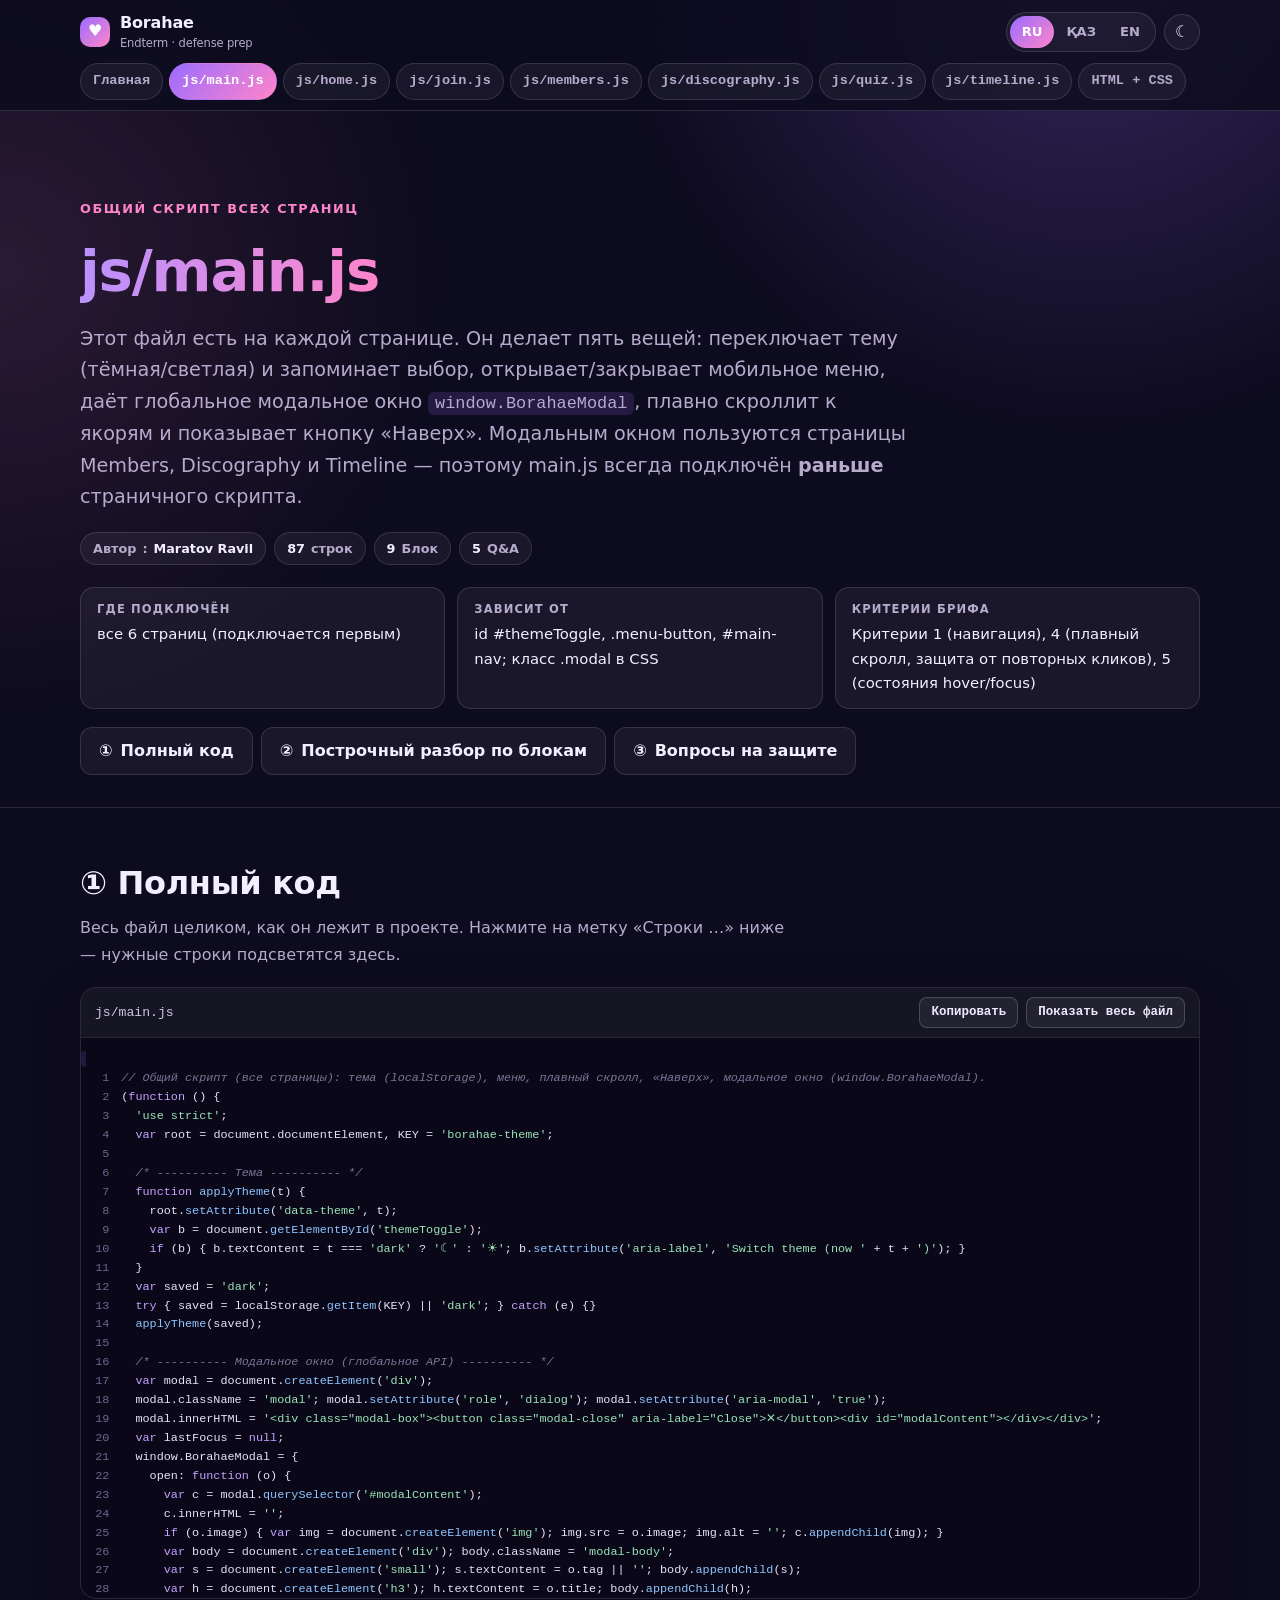
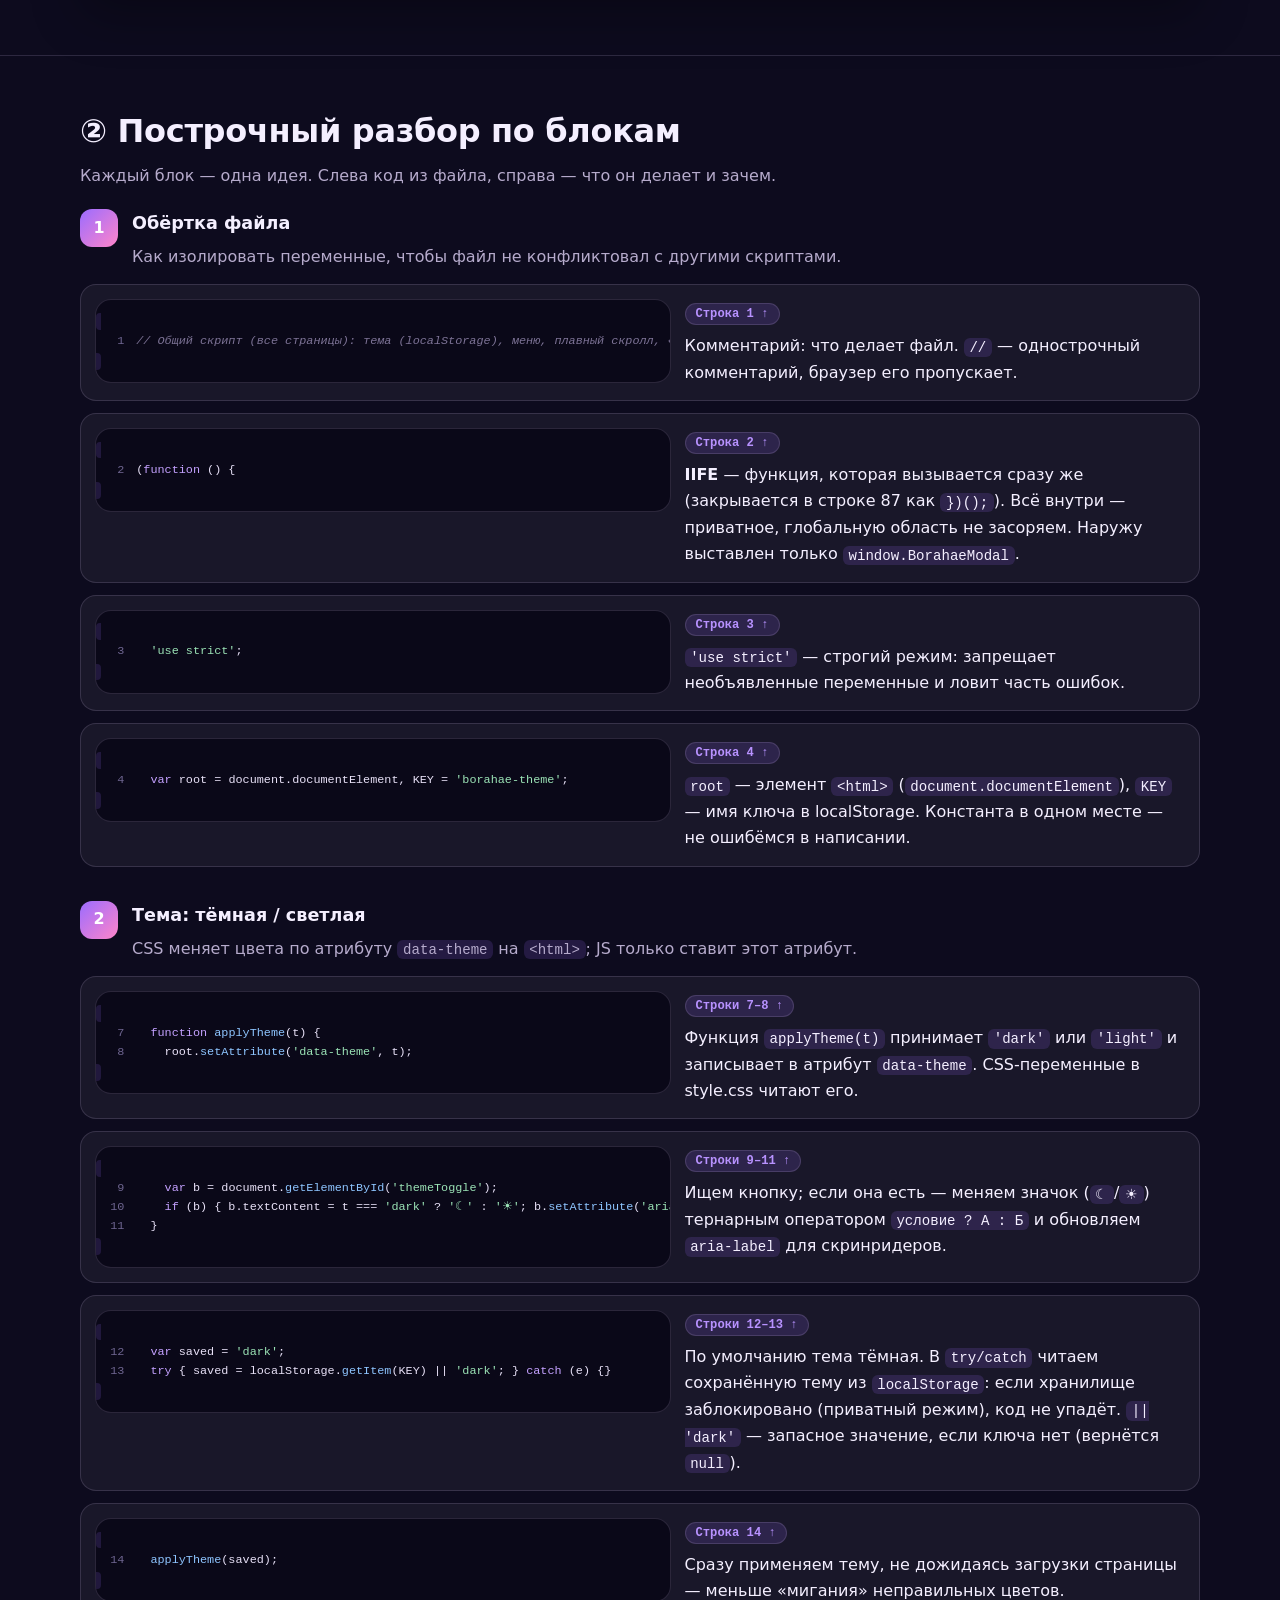
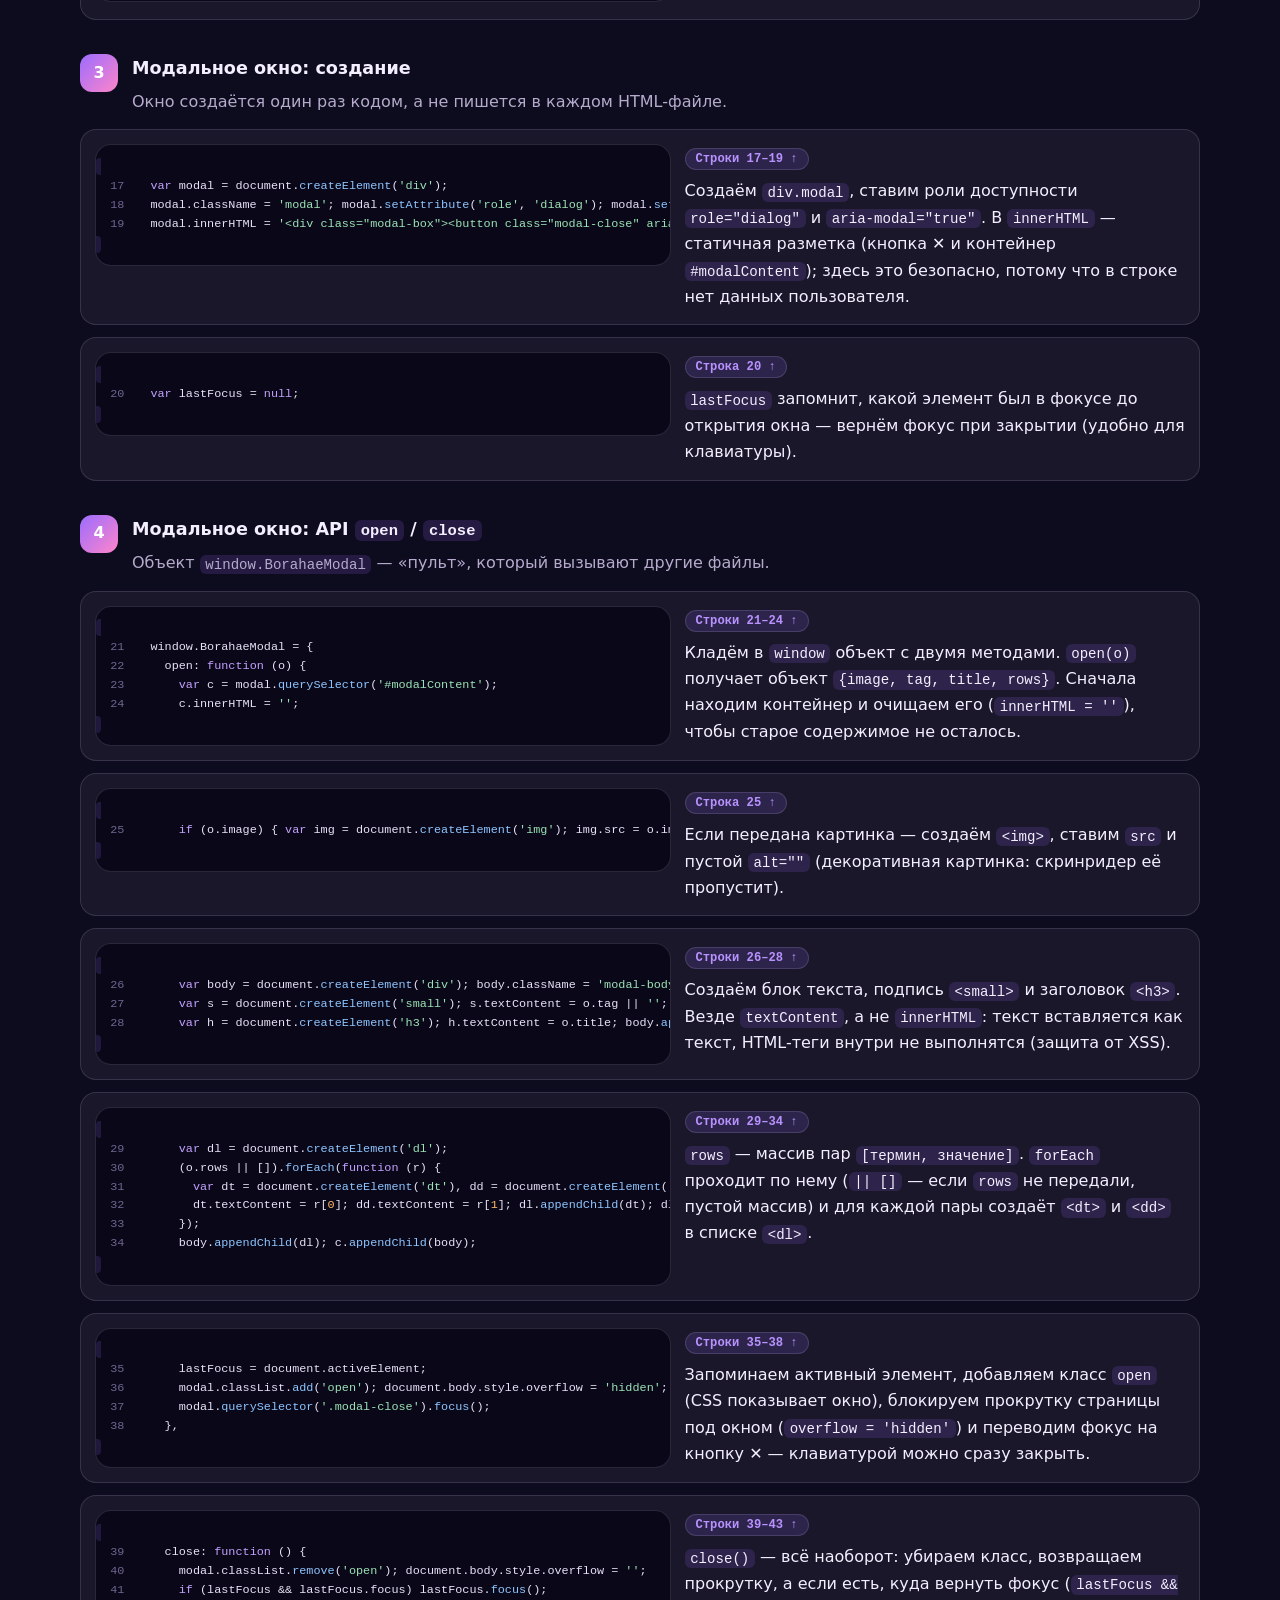
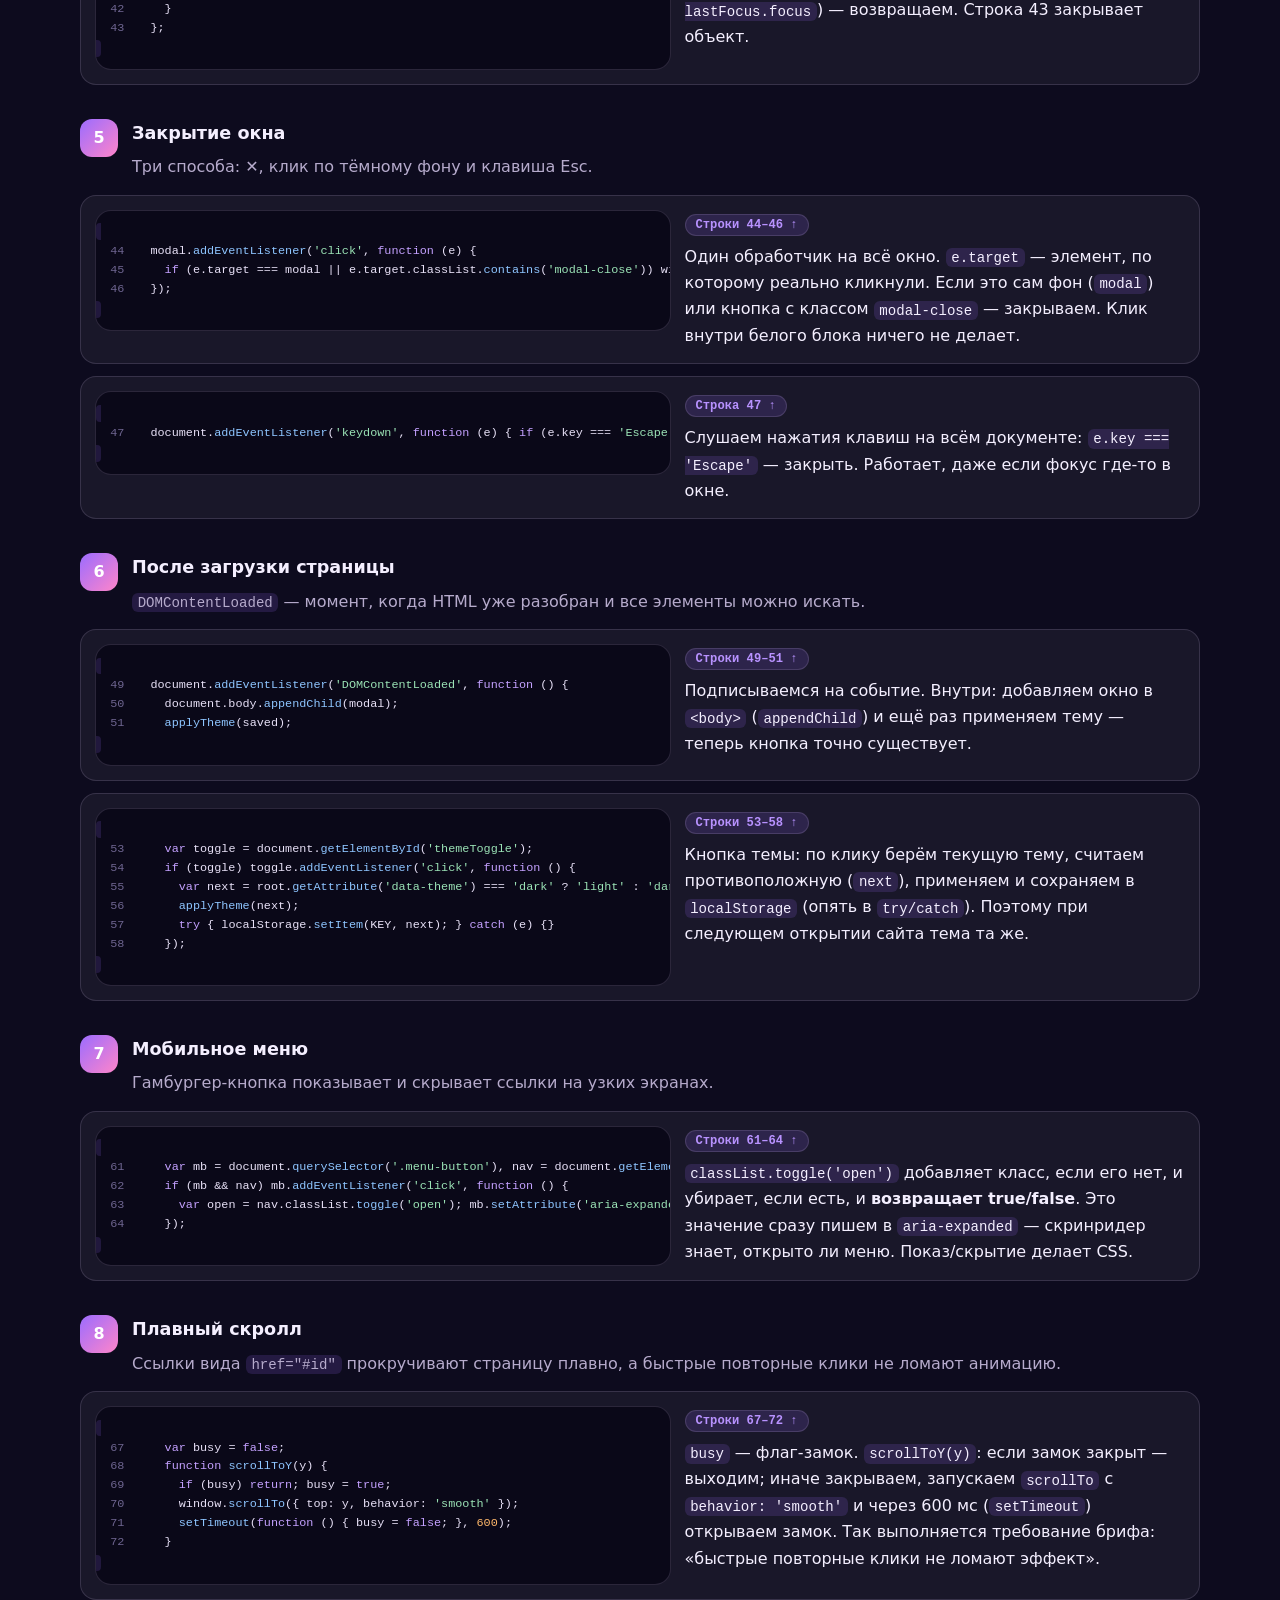
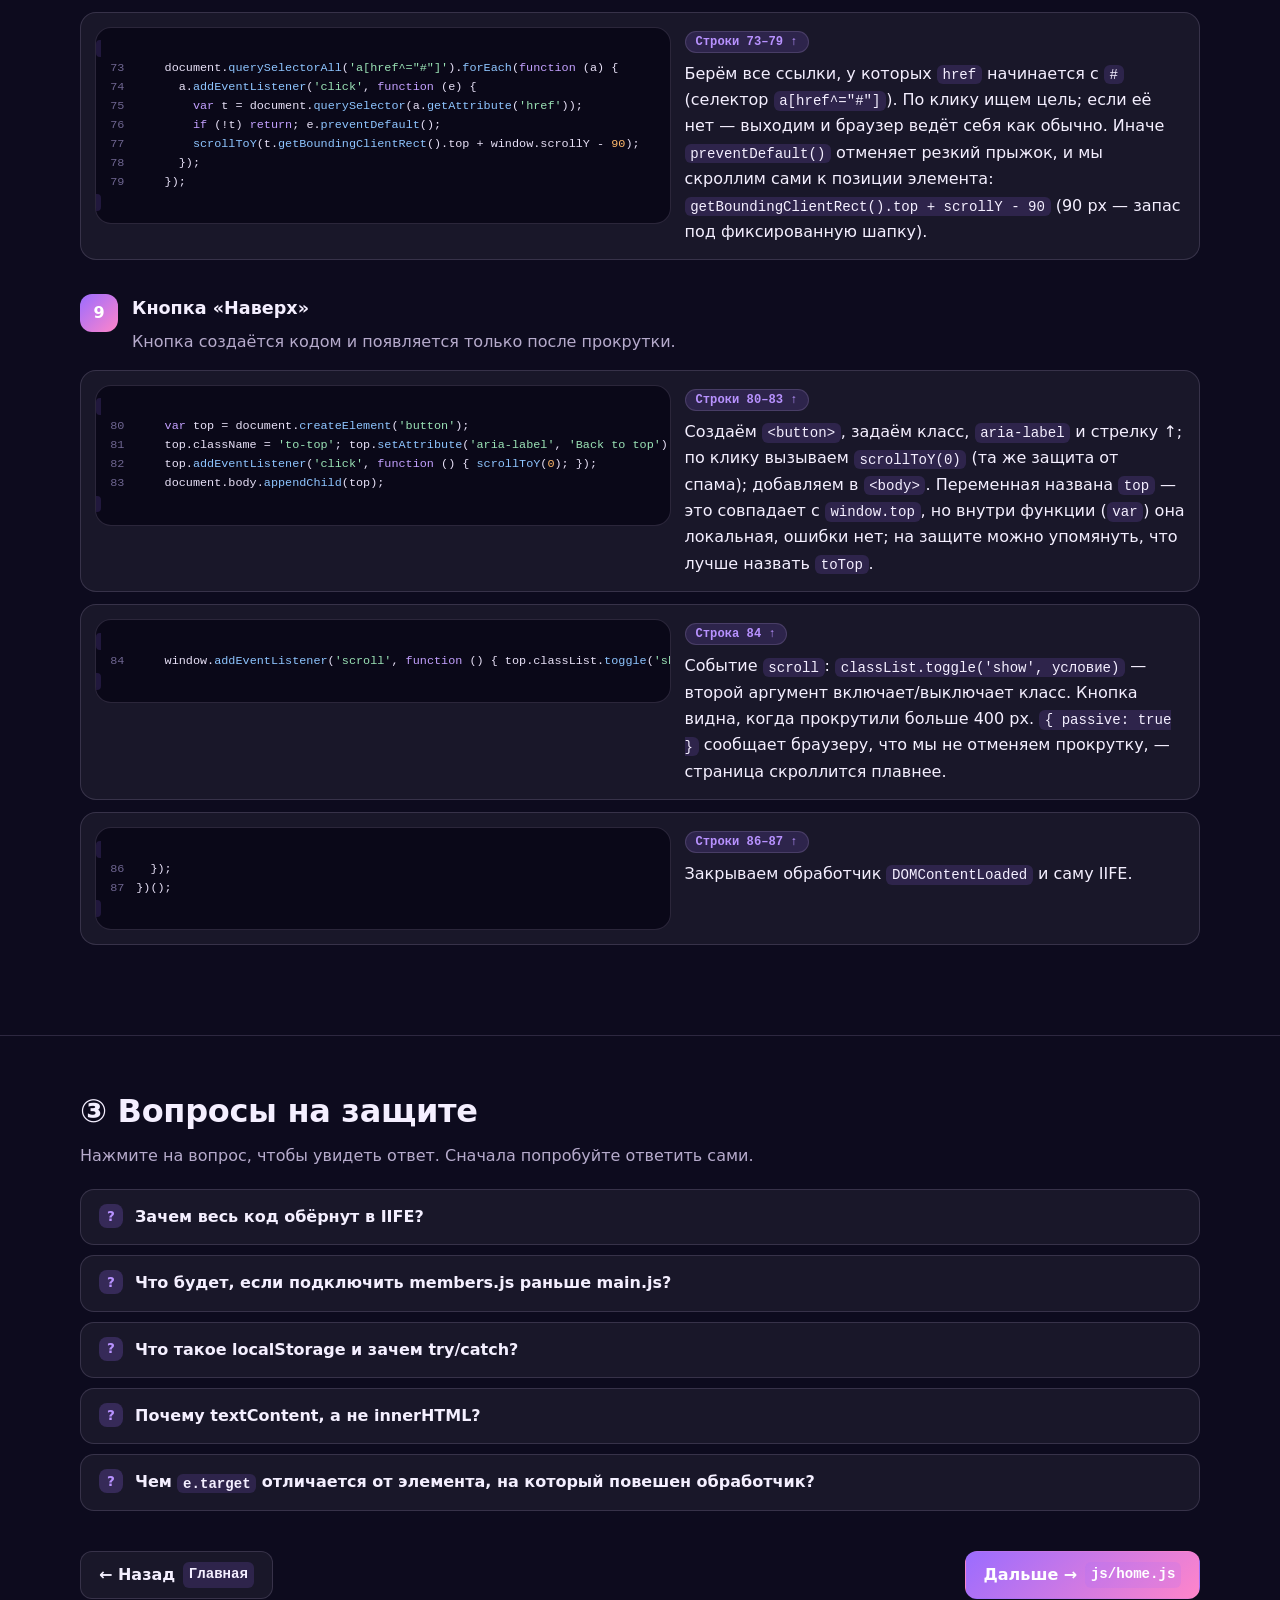
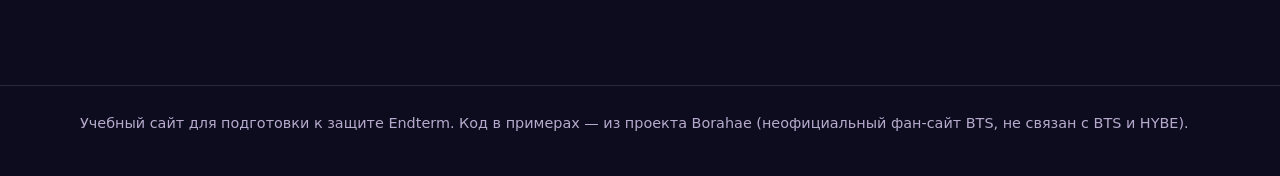
<file: main-js.html>
<!DOCTYPE html>
<html lang="ru" data-lang="ru" data-theme="dark">
<head>
<meta charset="UTF-8">
<meta name="viewport" content="width=device-width, initial-scale=1">
<title>js/main.js — Borahae · Endterm prep</title>
<meta name="description" content="Code walkthrough of js/main.js">
<link rel="icon" href="data:image/svg+xml,%3Csvg xmlns='http://www.w3.org/2000/svg' viewBox='0 0 32 32'%3E%3Crect width='32' height='32' rx='8' fill='%239b6cff'/%3E%3Ctext x='16' y='22' font-size='18' text-anchor='middle' fill='white'%3E%3C/text%3E%3C/svg%3E">
<script>try{var d=document.documentElement,l=localStorage.getItem('bdp-lang'),t=localStorage.getItem('bdp-theme');if(l){d.setAttribute('data-lang',l);d.setAttribute('lang',l)}if(t)d.setAttribute('data-theme',t)}catch(e){}</script>
<link rel="stylesheet" href="css/site.css">
</head>
<body data-title-ru="js/main.js — Borahae · Endterm prep" data-title-kk="js/main.js — Borahae · Endterm prep" data-title-en="js/main.js — Borahae · Endterm prep">
<header class="site-header">
<div class="wrap">
<div class="bar">
<a class="brand" href="index.html"><i aria-hidden="true">♥</i><span>Borahae<small>Endterm · defense prep</small></span></a>
<div class="tools">
<div class="seg" role="group" aria-label="Language">
<button type="button" data-set-lang="ru" aria-pressed="true">RU</button><button type="button" data-set-lang="kk" aria-pressed="false">ҚАЗ</button><button type="button" data-set-lang="en" aria-pressed="false">EN</button>
</div>
<button class="icon-btn" id="themeBtn" type="button" aria-label="Theme">☾</button>
</div>
</div>
<nav class="filestrip" aria-label="Pages"><a href="index.html"><span class="t" lang="ru">Главная</span><span class="t" lang="kk">Басты бет</span><span class="t" lang="en">Home</span></a><a href="main-js.html" aria-current="page">js/main.js</a><a href="home-js.html">js/home.js</a><a href="join-js.html">js/join.js</a><a href="members-js.html">js/members.js</a><a href="discography-js.html">js/discography.js</a><a href="quiz-js.html">js/quiz.js</a><a href="timeline-js.html">js/timeline.js</a><a href="html-css.html">HTML + CSS</a></nav>
</div>
</header>
<main>

<section class="hero"><div class="wrap">
<span class="eyebrow"><span class="t" lang="ru">Общий скрипт всех страниц</span><span class="t" lang="kk">Барлық беттің ортақ скрипті</span><span class="t" lang="en">Shared script for every page</span></span>
<h1><em>js/main.js</em></h1>
<p class="lead"><span class="t" lang="ru">Этот файл есть на каждой странице. Он делает пять вещей: переключает тему (тёмная/светлая) и запоминает выбор, открывает/закрывает мобильное меню, даёт глобальное модальное окно <code>window.BorahaeModal</code>, плавно скроллит к якорям и показывает кнопку «Наверх». Модальным окном пользуются страницы Members, Discography и Timeline — поэтому main.js всегда подключён <b>раньше</b> страничного скрипта.</span><span class="t" lang="kk">Бұл файл әр бетте бар. Ол бес іс атқарады: тақырыпты (қараңғы/жарық) ауыстырып, таңдауды есте сақтайды, мобильді мәзірді ашады/жабады, ғаламдық модальді терезе <code>window.BorahaeModal</code> береді, якорьларға тегіс скролл жасайды және «Жоғары» батырмасын көрсетеді. Модальді терезені Members, Discography және Timeline беттері қолданады — сондықтан main.js бет скриптінен <b>бұрын</b> қосылады.</span><span class="t" lang="en">This file is on every page. It does five things: switches the theme (dark/light) and remembers it, opens/closes the mobile menu, provides the global modal <code>window.BorahaeModal</code>, smooth-scrolls to anchors and shows a “Back to top” button. The Members, Discography and Timeline pages use the modal, so main.js is always loaded <b>before</b> the page script.</span></p>
<div class="chips"><span class="chip"><span class="t" lang="ru">Автор</span><span class="t" lang="kk">Авторы</span><span class="t" lang="en">Author</span>: <b>Maratov Ravil</b></span><span class="chip"><b>87</b> <span class="t" lang="ru">строк</span><span class="t" lang="kk">жол</span><span class="t" lang="en">lines</span></span><span class="chip"><b>9</b> <span class="t" lang="ru">Блок</span><span class="t" lang="kk">Блок</span><span class="t" lang="en">Block</span></span><span class="chip"><b>5</b> Q&amp;A</span></div>
<dl class="meta"><div><dt><span class="t" lang="ru">Где подключён</span><span class="t" lang="kk">Қай жерде қосылған</span><span class="t" lang="en">Loaded on</span></dt><dd><span class="t" lang="ru">все 6 страниц (подключается первым)</span><span class="t" lang="kk">барлық 6 бет (бірінші қосылады)</span><span class="t" lang="en">all 6 pages (loaded first)</span></dd></div><div><dt><span class="t" lang="ru">Зависит от</span><span class="t" lang="kk">Тәуелді</span><span class="t" lang="en">Depends on</span></dt><dd><span class="t" lang="ru">id #themeToggle, .menu-button, #main-nav; класс .modal в CSS</span><span class="t" lang="kk">#themeToggle, .menu-button, #main-nav; CSS-тағы .modal класы</span><span class="t" lang="en">ids #themeToggle, .menu-button, #main-nav; .modal class in CSS</span></dd></div><div><dt><span class="t" lang="ru">Критерии брифа</span><span class="t" lang="kk">Бриф критерийлері</span><span class="t" lang="en">Brief criteria</span></dt><dd><span class="t" lang="ru">Критерии 1 (навигация), 4 (плавный скролл, защита от повторных кликов), 5 (состояния hover/focus)</span><span class="t" lang="kk">1 (навигация), 4 (тегіс скролл, қайталанған басудан қорғау), 5 (hover/focus күйлері) критерийлері</span><span class="t" lang="en">Criteria 1 (navigation), 4 (smooth scroll, repeated-click guard), 5 (states)</span></dd></div></dl>

<div class="toc"><a class="btn" href="#full">① <span class="t" lang="ru">Полный код</span><span class="t" lang="kk">Толық код</span><span class="t" lang="en">Full code</span></a><a class="btn" href="#walkthrough">② <span class="t" lang="ru">Построчный разбор по блокам</span><span class="t" lang="kk">Блок-блокпен жолма-жол талдау</span><span class="t" lang="en">Line-by-line walkthrough by blocks</span></a><a class="btn" href="#qa">③ <span class="t" lang="ru">Вопросы на защите</span><span class="t" lang="kk">Қорғаудағы сұрақтар</span><span class="t" lang="en">Defense questions</span></a></div>
</div></section>
<section class="section" id="full"><div class="wrap">
<h2>① <span class="t" lang="ru">Полный код</span><span class="t" lang="kk">Толық код</span><span class="t" lang="en">Full code</span></h2><p class="sub"><span class="t" lang="ru">Весь файл целиком, как он лежит в проекте. Нажмите на метку «Строки …» ниже — нужные строки подсветятся здесь.</span><span class="t" lang="kk">Файл жобадағыдай толық. Төмендегі «Жолдар …» белгісін басыңыз — қажетті жолдар осы жерде түспен көрсетіледі.</span><span class="t" lang="en">The whole file exactly as it is in the project. Click a “Lines …” badge below and those lines are highlighted here.</span></p>
<div class="codebox"><div class="codebar"><span>js/main.js</span><span class="sp"><button type="button" data-copy="fullcode"><span class="t" lang="ru">Копировать</span><span class="t" lang="kk">Көшіру</span><span class="t" lang="en">Copy</span></button><button type="button" data-expand="fullcode" aria-expanded="false"><span class="when-closed"><span class="t" lang="ru">Показать весь файл</span><span class="t" lang="kk">Бүкіл файлды көрсету</span><span class="t" lang="en">Show whole file</span></span><span class="when-open" style="display:none"><span class="t" lang="ru">Свернуть</span><span class="t" lang="kk">Жинау</span><span class="t" lang="en">Collapse</span></span></button></span></div>
<pre class="code full" id="fullcode"><code><span class="l" data-n="1"><i>1</i><span class="c"><span class="tok-c">// Общий скрипт (все страницы): тема (localStorage), меню, плавный скролл, «Наверх», модальное окно (window.BorahaeModal).</span></span></span><span class="l" data-n="2"><i>2</i><span class="c">(<span class="tok-k">function</span> () {</span></span><span class="l" data-n="3"><i>3</i><span class="c">  <span class="tok-s">'use strict'</span>;</span></span><span class="l" data-n="4"><i>4</i><span class="c">  <span class="tok-k">var</span> root = document.documentElement, KEY = <span class="tok-s">'borahae-theme'</span>;</span></span><span class="l" data-n="5"><i>5</i><span class="c"> </span></span><span class="l" data-n="6"><i>6</i><span class="c">  <span class="tok-c">/* ---------- Тема ---------- */</span></span></span><span class="l" data-n="7"><i>7</i><span class="c">  <span class="tok-k">function</span> <span class="tok-f">applyTheme</span>(t) {</span></span><span class="l" data-n="8"><i>8</i><span class="c">    root.<span class="tok-f">setAttribute</span>(<span class="tok-s">'data-theme'</span>, t);</span></span><span class="l" data-n="9"><i>9</i><span class="c">    <span class="tok-k">var</span> b = document.<span class="tok-f">getElementById</span>(<span class="tok-s">'themeToggle'</span>);</span></span><span class="l" data-n="10"><i>10</i><span class="c">    <span class="tok-k">if</span> (b) { b.textContent = t === <span class="tok-s">'dark'</span> ? <span class="tok-s">'☾'</span> : <span class="tok-s">'☀'</span>; b.<span class="tok-f">setAttribute</span>(<span class="tok-s">'aria-label'</span>, <span class="tok-s">'Switch theme (now '</span> + t + <span class="tok-s">')'</span>); }</span></span><span class="l" data-n="11"><i>11</i><span class="c">  }</span></span><span class="l" data-n="12"><i>12</i><span class="c">  <span class="tok-k">var</span> saved = <span class="tok-s">'dark'</span>;</span></span><span class="l" data-n="13"><i>13</i><span class="c">  <span class="tok-k">try</span> { saved = localStorage.<span class="tok-f">getItem</span>(KEY) || <span class="tok-s">'dark'</span>; } <span class="tok-k">catch</span> (e) {}</span></span><span class="l" data-n="14"><i>14</i><span class="c">  <span class="tok-f">applyTheme</span>(saved);</span></span><span class="l" data-n="15"><i>15</i><span class="c"> </span></span><span class="l" data-n="16"><i>16</i><span class="c">  <span class="tok-c">/* ---------- Модальное окно (глобальное API) ---------- */</span></span></span><span class="l" data-n="17"><i>17</i><span class="c">  <span class="tok-k">var</span> modal = document.<span class="tok-f">createElement</span>(<span class="tok-s">'div'</span>);</span></span><span class="l" data-n="18"><i>18</i><span class="c">  modal.className = <span class="tok-s">'modal'</span>; modal.<span class="tok-f">setAttribute</span>(<span class="tok-s">'role'</span>, <span class="tok-s">'dialog'</span>); modal.<span class="tok-f">setAttribute</span>(<span class="tok-s">'aria-modal'</span>, <span class="tok-s">'true'</span>);</span></span><span class="l" data-n="19"><i>19</i><span class="c">  modal.innerHTML = <span class="tok-s">'&lt;div class="modal-box"&gt;&lt;button class="modal-close" aria-label="Close"&gt;✕&lt;/button&gt;&lt;div id="modalContent"&gt;&lt;/div&gt;&lt;/div&gt;'</span>;</span></span><span class="l" data-n="20"><i>20</i><span class="c">  <span class="tok-k">var</span> lastFocus = <span class="tok-k">null</span>;</span></span><span class="l" data-n="21"><i>21</i><span class="c">  window.BorahaeModal = {</span></span><span class="l" data-n="22"><i>22</i><span class="c">    open: <span class="tok-k">function</span> (o) {</span></span><span class="l" data-n="23"><i>23</i><span class="c">      <span class="tok-k">var</span> c = modal.<span class="tok-f">querySelector</span>(<span class="tok-s">'#modalContent'</span>);</span></span><span class="l" data-n="24"><i>24</i><span class="c">      c.innerHTML = <span class="tok-s">''</span>;</span></span><span class="l" data-n="25"><i>25</i><span class="c">      <span class="tok-k">if</span> (o.image) { <span class="tok-k">var</span> img = document.<span class="tok-f">createElement</span>(<span class="tok-s">'img'</span>); img.src = o.image; img.alt = <span class="tok-s">''</span>; c.<span class="tok-f">appendChild</span>(img); }</span></span><span class="l" data-n="26"><i>26</i><span class="c">      <span class="tok-k">var</span> body = document.<span class="tok-f">createElement</span>(<span class="tok-s">'div'</span>); body.className = <span class="tok-s">'modal-body'</span>;</span></span><span class="l" data-n="27"><i>27</i><span class="c">      <span class="tok-k">var</span> s = document.<span class="tok-f">createElement</span>(<span class="tok-s">'small'</span>); s.textContent = o.tag || <span class="tok-s">''</span>; body.<span class="tok-f">appendChild</span>(s);</span></span><span class="l" data-n="28"><i>28</i><span class="c">      <span class="tok-k">var</span> h = document.<span class="tok-f">createElement</span>(<span class="tok-s">'h3'</span>); h.textContent = o.title; body.<span class="tok-f">appendChild</span>(h);</span></span><span class="l" data-n="29"><i>29</i><span class="c">      <span class="tok-k">var</span> dl = document.<span class="tok-f">createElement</span>(<span class="tok-s">'dl'</span>);</span></span><span class="l" data-n="30"><i>30</i><span class="c">      (o.rows || []).<span class="tok-f">forEach</span>(<span class="tok-k">function</span> (r) {</span></span><span class="l" data-n="31"><i>31</i><span class="c">        <span class="tok-k">var</span> dt = document.<span class="tok-f">createElement</span>(<span class="tok-s">'dt'</span>), dd = document.<span class="tok-f">createElement</span>(<span class="tok-s">'dd'</span>);</span></span><span class="l" data-n="32"><i>32</i><span class="c">        dt.textContent = r[<span class="tok-n">0</span>]; dd.textContent = r[<span class="tok-n">1</span>]; dl.<span class="tok-f">appendChild</span>(dt); dl.<span class="tok-f">appendChild</span>(dd);</span></span><span class="l" data-n="33"><i>33</i><span class="c">      });</span></span><span class="l" data-n="34"><i>34</i><span class="c">      body.<span class="tok-f">appendChild</span>(dl); c.<span class="tok-f">appendChild</span>(body);</span></span><span class="l" data-n="35"><i>35</i><span class="c">      lastFocus = document.activeElement;</span></span><span class="l" data-n="36"><i>36</i><span class="c">      modal.classList.<span class="tok-f">add</span>(<span class="tok-s">'open'</span>); document.body.style.overflow = <span class="tok-s">'hidden'</span>;</span></span><span class="l" data-n="37"><i>37</i><span class="c">      modal.<span class="tok-f">querySelector</span>(<span class="tok-s">'.modal-close'</span>).<span class="tok-f">focus</span>();</span></span><span class="l" data-n="38"><i>38</i><span class="c">    },</span></span><span class="l" data-n="39"><i>39</i><span class="c">    close: <span class="tok-k">function</span> () {</span></span><span class="l" data-n="40"><i>40</i><span class="c">      modal.classList.<span class="tok-f">remove</span>(<span class="tok-s">'open'</span>); document.body.style.overflow = <span class="tok-s">''</span>;</span></span><span class="l" data-n="41"><i>41</i><span class="c">      <span class="tok-k">if</span> (lastFocus &amp;&amp; lastFocus.focus) lastFocus.<span class="tok-f">focus</span>();</span></span><span class="l" data-n="42"><i>42</i><span class="c">    }</span></span><span class="l" data-n="43"><i>43</i><span class="c">  };</span></span><span class="l" data-n="44"><i>44</i><span class="c">  modal.<span class="tok-f">addEventListener</span>(<span class="tok-s">'click'</span>, <span class="tok-k">function</span> (e) {</span></span><span class="l" data-n="45"><i>45</i><span class="c">    <span class="tok-k">if</span> (e.target === modal || e.target.classList.<span class="tok-f">contains</span>(<span class="tok-s">'modal-close'</span>)) window.BorahaeModal.<span class="tok-f">close</span>();</span></span><span class="l" data-n="46"><i>46</i><span class="c">  });</span></span><span class="l" data-n="47"><i>47</i><span class="c">  document.<span class="tok-f">addEventListener</span>(<span class="tok-s">'keydown'</span>, <span class="tok-k">function</span> (e) { <span class="tok-k">if</span> (e.key === <span class="tok-s">'Escape'</span>) window.BorahaeModal.<span class="tok-f">close</span>(); });</span></span><span class="l" data-n="48"><i>48</i><span class="c"> </span></span><span class="l" data-n="49"><i>49</i><span class="c">  document.<span class="tok-f">addEventListener</span>(<span class="tok-s">'DOMContentLoaded'</span>, <span class="tok-k">function</span> () {</span></span><span class="l" data-n="50"><i>50</i><span class="c">    document.body.<span class="tok-f">appendChild</span>(modal);</span></span><span class="l" data-n="51"><i>51</i><span class="c">    <span class="tok-f">applyTheme</span>(saved);</span></span><span class="l" data-n="52"><i>52</i><span class="c"> </span></span><span class="l" data-n="53"><i>53</i><span class="c">    <span class="tok-k">var</span> toggle = document.<span class="tok-f">getElementById</span>(<span class="tok-s">'themeToggle'</span>);</span></span><span class="l" data-n="54"><i>54</i><span class="c">    <span class="tok-k">if</span> (toggle) toggle.<span class="tok-f">addEventListener</span>(<span class="tok-s">'click'</span>, <span class="tok-k">function</span> () {</span></span><span class="l" data-n="55"><i>55</i><span class="c">      <span class="tok-k">var</span> next = root.<span class="tok-f">getAttribute</span>(<span class="tok-s">'data-theme'</span>) === <span class="tok-s">'dark'</span> ? <span class="tok-s">'light'</span> : <span class="tok-s">'dark'</span>;</span></span><span class="l" data-n="56"><i>56</i><span class="c">      <span class="tok-f">applyTheme</span>(next);</span></span><span class="l" data-n="57"><i>57</i><span class="c">      <span class="tok-k">try</span> { localStorage.<span class="tok-f">setItem</span>(KEY, next); } <span class="tok-k">catch</span> (e) {}</span></span><span class="l" data-n="58"><i>58</i><span class="c">    });</span></span><span class="l" data-n="59"><i>59</i><span class="c"> </span></span><span class="l" data-n="60"><i>60</i><span class="c">    <span class="tok-c">/* Мобильное меню */</span></span></span><span class="l" data-n="61"><i>61</i><span class="c">    <span class="tok-k">var</span> mb = document.<span class="tok-f">querySelector</span>(<span class="tok-s">'.menu-button'</span>), nav = document.<span class="tok-f">getElementById</span>(<span class="tok-s">'main-nav'</span>);</span></span><span class="l" data-n="62"><i>62</i><span class="c">    <span class="tok-k">if</span> (mb &amp;&amp; nav) mb.<span class="tok-f">addEventListener</span>(<span class="tok-s">'click'</span>, <span class="tok-k">function</span> () {</span></span><span class="l" data-n="63"><i>63</i><span class="c">      <span class="tok-k">var</span> open = nav.classList.<span class="tok-f">toggle</span>(<span class="tok-s">'open'</span>); mb.<span class="tok-f">setAttribute</span>(<span class="tok-s">'aria-expanded'</span>, open);</span></span><span class="l" data-n="64"><i>64</i><span class="c">    });</span></span><span class="l" data-n="65"><i>65</i><span class="c"> </span></span><span class="l" data-n="66"><i>66</i><span class="c">    <span class="tok-c">/* Плавный скролл + «Наверх» (защита от спама кликов) */</span></span></span><span class="l" data-n="67"><i>67</i><span class="c">    <span class="tok-k">var</span> busy = <span class="tok-k">false</span>;</span></span><span class="l" data-n="68"><i>68</i><span class="c">    <span class="tok-k">function</span> <span class="tok-f">scrollToY</span>(y) {</span></span><span class="l" data-n="69"><i>69</i><span class="c">      <span class="tok-k">if</span> (busy) <span class="tok-k">return</span>; busy = <span class="tok-k">true</span>;</span></span><span class="l" data-n="70"><i>70</i><span class="c">      window.<span class="tok-f">scrollTo</span>({ top: y, behavior: <span class="tok-s">'smooth'</span> });</span></span><span class="l" data-n="71"><i>71</i><span class="c">      <span class="tok-f">setTimeout</span>(<span class="tok-k">function</span> () { busy = <span class="tok-k">false</span>; }, <span class="tok-n">600</span>);</span></span><span class="l" data-n="72"><i>72</i><span class="c">    }</span></span><span class="l" data-n="73"><i>73</i><span class="c">    document.<span class="tok-f">querySelectorAll</span>(<span class="tok-s">'a[href^="#"]'</span>).<span class="tok-f">forEach</span>(<span class="tok-k">function</span> (a) {</span></span><span class="l" data-n="74"><i>74</i><span class="c">      a.<span class="tok-f">addEventListener</span>(<span class="tok-s">'click'</span>, <span class="tok-k">function</span> (e) {</span></span><span class="l" data-n="75"><i>75</i><span class="c">        <span class="tok-k">var</span> t = document.<span class="tok-f">querySelector</span>(a.<span class="tok-f">getAttribute</span>(<span class="tok-s">'href'</span>));</span></span><span class="l" data-n="76"><i>76</i><span class="c">        <span class="tok-k">if</span> (!t) <span class="tok-k">return</span>; e.<span class="tok-f">preventDefault</span>();</span></span><span class="l" data-n="77"><i>77</i><span class="c">        <span class="tok-f">scrollToY</span>(t.<span class="tok-f">getBoundingClientRect</span>().top + window.scrollY - <span class="tok-n">90</span>);</span></span><span class="l" data-n="78"><i>78</i><span class="c">      });</span></span><span class="l" data-n="79"><i>79</i><span class="c">    });</span></span><span class="l" data-n="80"><i>80</i><span class="c">    <span class="tok-k">var</span> top = document.<span class="tok-f">createElement</span>(<span class="tok-s">'button'</span>);</span></span><span class="l" data-n="81"><i>81</i><span class="c">    top.className = <span class="tok-s">'to-top'</span>; top.<span class="tok-f">setAttribute</span>(<span class="tok-s">'aria-label'</span>, <span class="tok-s">'Back to top'</span>); top.textContent = <span class="tok-s">'↑'</span>;</span></span><span class="l" data-n="82"><i>82</i><span class="c">    top.<span class="tok-f">addEventListener</span>(<span class="tok-s">'click'</span>, <span class="tok-k">function</span> () { <span class="tok-f">scrollToY</span>(<span class="tok-n">0</span>); });</span></span><span class="l" data-n="83"><i>83</i><span class="c">    document.body.<span class="tok-f">appendChild</span>(top);</span></span><span class="l" data-n="84"><i>84</i><span class="c">    window.<span class="tok-f">addEventListener</span>(<span class="tok-s">'scroll'</span>, <span class="tok-k">function</span> () { top.classList.<span class="tok-f">toggle</span>(<span class="tok-s">'show'</span>, window.scrollY &gt; <span class="tok-n">400</span>); }, { passive: <span class="tok-k">true</span> });</span></span><span class="l" data-n="85"><i>85</i><span class="c"> </span></span><span class="l" data-n="86"><i>86</i><span class="c">  });</span></span><span class="l" data-n="87"><i>87</i><span class="c">})();</span></span></code></pre></div>
</div></section>
<section class="section" id="walkthrough"><div class="wrap">
<h2>② <span class="t" lang="ru">Построчный разбор по блокам</span><span class="t" lang="kk">Блок-блокпен жолма-жол талдау</span><span class="t" lang="en">Line-by-line walkthrough by blocks</span></h2><p class="sub"><span class="t" lang="ru">Каждый блок — одна идея. Слева код из файла, справа — что он делает и зачем.</span><span class="t" lang="kk">Әр блок — бір идея. Сол жақта файлдағы код, оң жақта — ол не істейді және неге.</span><span class="t" lang="en">Each block is one idea. Code from the file on the left, what it does and why on the right.</span></p>
<div class="block"><div class="blockhead"><span class="no">1</span><div><h3><span class="t" lang="ru">Обёртка файла</span><span class="t" lang="kk">Файл қабығы</span><span class="t" lang="en">File wrapper</span></h3><p><span class="t" lang="ru">Как изолировать переменные, чтобы файл не конфликтовал с другими скриптами.</span><span class="t" lang="kk">Айнымалыларды оқшаулау: файл басқа скрипттермен қақтығыспауы үшін.</span><span class="t" lang="en">How to isolate variables so the file does not clash with other scripts.</span></p></div></div><div class="item"><div class="codebox"><pre class="code "><code><span class="l" data-n="1"><i>1</i><span class="c"><span class="tok-c">// Общий скрипт (все страницы): тема (localStorage), меню, плавный скролл, «Наверх», модальное окно (window.BorahaeModal).</span></span></span></code></pre></div><div class="why"><button type="button" class="linebtn" data-from="1" data-to="1" title="↑"><span class="t" lang="ru">Строка 1</span><span class="t" lang="kk">Жол 1</span><span class="t" lang="en">Line 1</span> ↑</button><p><span class="t" lang="ru">Комментарий: что делает файл. <code>//</code> — однострочный комментарий, браузер его пропускает.</span><span class="t" lang="kk">Түсініктеме: файл не істейді. <code>//</code> — бір жолдық түсініктеме, браузер оны өткізіп жібереді.</span><span class="t" lang="en">A comment saying what the file does. <code>//</code> is a one-line comment the browser ignores.</span></p></div></div><div class="item"><div class="codebox"><pre class="code "><code><span class="l" data-n="2"><i>2</i><span class="c">(<span class="tok-k">function</span> () {</span></span></code></pre></div><div class="why"><button type="button" class="linebtn" data-from="2" data-to="2" title="↑"><span class="t" lang="ru">Строка 2</span><span class="t" lang="kk">Жол 2</span><span class="t" lang="en">Line 2</span> ↑</button><p><span class="t" lang="ru"><b>IIFE</b> — функция, которая вызывается сразу же (закрывается в строке 87 как <code>})();</code>). Всё внутри — приватное, глобальную область не засоряем. Наружу выставлен только <code>window.BorahaeModal</code>.</span><span class="t" lang="kk"><b>IIFE</b> — бірден шақырылатын функция (87-жолда <code>})();</code> болып жабылады). Ішіндегінің бәрі жеке, ғаламдық аймақты былғамаймыз. Сыртқа тек <code>window.BorahaeModal</code> шығарылған.</span><span class="t" lang="en"><b>IIFE</b> — a function that runs immediately (closed on line 87 as <code>})();</code>). Everything inside is private, so we do not pollute the global scope. Only <code>window.BorahaeModal</code> is exposed.</span></p></div></div><div class="item"><div class="codebox"><pre class="code "><code><span class="l" data-n="3"><i>3</i><span class="c">  <span class="tok-s">'use strict'</span>;</span></span></code></pre></div><div class="why"><button type="button" class="linebtn" data-from="3" data-to="3" title="↑"><span class="t" lang="ru">Строка 3</span><span class="t" lang="kk">Жол 3</span><span class="t" lang="en">Line 3</span> ↑</button><p><span class="t" lang="ru"><code>'use strict'</code> — строгий режим: запрещает необъявленные переменные и ловит часть ошибок.</span><span class="t" lang="kk"><code>'use strict'</code> — қатаң режим: жарияланбаған айнымалыларға тыйым салып, кейбір қателерді ұстайды.</span><span class="t" lang="en"><code>'use strict'</code> — strict mode: forbids undeclared variables and catches some mistakes.</span></p></div></div><div class="item"><div class="codebox"><pre class="code "><code><span class="l" data-n="4"><i>4</i><span class="c">  <span class="tok-k">var</span> root = document.documentElement, KEY = <span class="tok-s">'borahae-theme'</span>;</span></span></code></pre></div><div class="why"><button type="button" class="linebtn" data-from="4" data-to="4" title="↑"><span class="t" lang="ru">Строка 4</span><span class="t" lang="kk">Жол 4</span><span class="t" lang="en">Line 4</span> ↑</button><p><span class="t" lang="ru"><code>root</code> — элемент <code>&lt;html&gt;</code> (<code>document.documentElement</code>), <code>KEY</code> — имя ключа в localStorage. Константа в одном месте — не ошибёмся в написании.</span><span class="t" lang="kk"><code>root</code> — <code>&lt;html&gt;</code> элементі (<code>document.documentElement</code>), <code>KEY</code> — localStorage кілтінің аты. Бір жерде жазылса, жазу қатесі болмайды.</span><span class="t" lang="en"><code>root</code> is the <code>&lt;html&gt;</code> element (<code>document.documentElement</code>), <code>KEY</code> is the localStorage key name. Kept in one place so it cannot be mistyped.</span></p></div></div></div><div class="block"><div class="blockhead"><span class="no">2</span><div><h3><span class="t" lang="ru">Тема: тёмная / светлая</span><span class="t" lang="kk">Тақырып: қараңғы / жарық</span><span class="t" lang="en">Theme: dark / light</span></h3><p><span class="t" lang="ru">CSS меняет цвета по атрибуту <code>data-theme</code> на <code>&lt;html&gt;</code>; JS только ставит этот атрибут.</span><span class="t" lang="kk">CSS түстерді <code>&lt;html&gt;</code> элементіндегі <code>data-theme</code> атрибуты бойынша ауыстырады; JS тек осы атрибутты қояды.</span><span class="t" lang="en">CSS changes colours by the <code>data-theme</code> attribute on <code>&lt;html&gt;</code>; JS only sets that attribute.</span></p></div></div><div class="item"><div class="codebox"><pre class="code "><code><span class="l" data-n="7"><i>7</i><span class="c">  <span class="tok-k">function</span> <span class="tok-f">applyTheme</span>(t) {</span></span><span class="l" data-n="8"><i>8</i><span class="c">    root.<span class="tok-f">setAttribute</span>(<span class="tok-s">'data-theme'</span>, t);</span></span></code></pre></div><div class="why"><button type="button" class="linebtn" data-from="7" data-to="8" title="↑"><span class="t" lang="ru">Строки 7–8</span><span class="t" lang="kk">Жолдар 7–8</span><span class="t" lang="en">Lines 7–8</span> ↑</button><p><span class="t" lang="ru">Функция <code>applyTheme(t)</code> принимает <code>'dark'</code> или <code>'light'</code> и записывает в атрибут <code>data-theme</code>. CSS-переменные в style.css читают его.</span><span class="t" lang="kk"><code>applyTheme(t)</code> функциясы <code>'dark'</code> немесе <code>'light'</code> қабылдап, <code>data-theme</code> атрибутына жазады. style.css-тегі айнымалылар соны оқиды.</span><span class="t" lang="en"><code>applyTheme(t)</code> takes <code>'dark'</code> or <code>'light'</code> and writes it into <code>data-theme</code>. The CSS variables in style.css react to it.</span></p></div></div><div class="item"><div class="codebox"><pre class="code "><code><span class="l" data-n="9"><i>9</i><span class="c">    <span class="tok-k">var</span> b = document.<span class="tok-f">getElementById</span>(<span class="tok-s">'themeToggle'</span>);</span></span><span class="l" data-n="10"><i>10</i><span class="c">    <span class="tok-k">if</span> (b) { b.textContent = t === <span class="tok-s">'dark'</span> ? <span class="tok-s">'☾'</span> : <span class="tok-s">'☀'</span>; b.<span class="tok-f">setAttribute</span>(<span class="tok-s">'aria-label'</span>, <span class="tok-s">'Switch theme (now '</span> + t + <span class="tok-s">')'</span>); }</span></span><span class="l" data-n="11"><i>11</i><span class="c">  }</span></span></code></pre></div><div class="why"><button type="button" class="linebtn" data-from="9" data-to="11" title="↑"><span class="t" lang="ru">Строки 9–11</span><span class="t" lang="kk">Жолдар 9–11</span><span class="t" lang="en">Lines 9–11</span> ↑</button><p><span class="t" lang="ru">Ищем кнопку; если она есть — меняем значок (<code>☾</code>/<code>☀</code>) тернарным оператором <code>условие ? А : Б</code> и обновляем <code>aria-label</code> для скринридеров.</span><span class="t" lang="kk">Батырманы іздейміз; болса — белгішені (<code>☾</code>/<code>☀</code>) <code>шарт ? А : Б</code> тернарлы операторымен ауыстырып, экран оқу құралдары үшін <code>aria-label</code> жаңартамыз.</span><span class="t" lang="en">Find the button; if present, change the icon (<code>☾</code>/<code>☀</code>) with the ternary <code>cond ? A : B</code> and update <code>aria-label</code> for screen readers.</span></p></div></div><div class="item"><div class="codebox"><pre class="code "><code><span class="l" data-n="12"><i>12</i><span class="c">  <span class="tok-k">var</span> saved = <span class="tok-s">'dark'</span>;</span></span><span class="l" data-n="13"><i>13</i><span class="c">  <span class="tok-k">try</span> { saved = localStorage.<span class="tok-f">getItem</span>(KEY) || <span class="tok-s">'dark'</span>; } <span class="tok-k">catch</span> (e) {}</span></span></code></pre></div><div class="why"><button type="button" class="linebtn" data-from="12" data-to="13" title="↑"><span class="t" lang="ru">Строки 12–13</span><span class="t" lang="kk">Жолдар 12–13</span><span class="t" lang="en">Lines 12–13</span> ↑</button><p><span class="t" lang="ru">По умолчанию тема тёмная. В <code>try/catch</code> читаем сохранённую тему из <code>localStorage</code>: если хранилище заблокировано (приватный режим), код не упадёт. <code>|| 'dark'</code> — запасное значение, если ключа нет (вернётся <code>null</code>).</span><span class="t" lang="kk">Әдепкі тақырып — қараңғы. <code>try/catch</code> ішінде <code>localStorage</code>-тан сақталған тақырыпты оқимыз: сақтау бұғатталса (жеке режим), код құламайды. <code>|| 'dark'</code> — кілт жоқ болса (<code>null</code> қайтады) қосалқы мән.</span><span class="t" lang="en">Default is dark. Inside <code>try/catch</code> we read the saved theme from <code>localStorage</code>: if storage is blocked (private mode) the code does not crash. <code>|| 'dark'</code> is the fallback when the key is missing (<code>null</code>).</span></p></div></div><div class="item"><div class="codebox"><pre class="code "><code><span class="l" data-n="14"><i>14</i><span class="c">  <span class="tok-f">applyTheme</span>(saved);</span></span></code></pre></div><div class="why"><button type="button" class="linebtn" data-from="14" data-to="14" title="↑"><span class="t" lang="ru">Строка 14</span><span class="t" lang="kk">Жол 14</span><span class="t" lang="en">Line 14</span> ↑</button><p><span class="t" lang="ru">Сразу применяем тему, не дожидаясь загрузки страницы — меньше «мигания» неправильных цветов.</span><span class="t" lang="kk">Бет жүктелуін күтпей, тақырыпты бірден қолданамыз — түстердің «жыпылықтауы» азаяды.</span><span class="t" lang="en">Apply the theme right away, without waiting for the page to load — less flash of wrong colours.</span></p></div></div></div><div class="block"><div class="blockhead"><span class="no">3</span><div><h3><span class="t" lang="ru">Модальное окно: создание</span><span class="t" lang="kk">Модальді терезе: жасау</span><span class="t" lang="en">Modal window: creation</span></h3><p><span class="t" lang="ru">Окно создаётся один раз кодом, а не пишется в каждом HTML-файле.</span><span class="t" lang="kk">Терезе бір рет кодпен жасалады, әр HTML файлға жазылмайды.</span><span class="t" lang="en">The window is created once in code instead of being copied into every HTML file.</span></p></div></div><div class="item"><div class="codebox"><pre class="code "><code><span class="l" data-n="17"><i>17</i><span class="c">  <span class="tok-k">var</span> modal = document.<span class="tok-f">createElement</span>(<span class="tok-s">'div'</span>);</span></span><span class="l" data-n="18"><i>18</i><span class="c">  modal.className = <span class="tok-s">'modal'</span>; modal.<span class="tok-f">setAttribute</span>(<span class="tok-s">'role'</span>, <span class="tok-s">'dialog'</span>); modal.<span class="tok-f">setAttribute</span>(<span class="tok-s">'aria-modal'</span>, <span class="tok-s">'true'</span>);</span></span><span class="l" data-n="19"><i>19</i><span class="c">  modal.innerHTML = <span class="tok-s">'&lt;div class="modal-box"&gt;&lt;button class="modal-close" aria-label="Close"&gt;✕&lt;/button&gt;&lt;div id="modalContent"&gt;&lt;/div&gt;&lt;/div&gt;'</span>;</span></span></code></pre></div><div class="why"><button type="button" class="linebtn" data-from="17" data-to="19" title="↑"><span class="t" lang="ru">Строки 17–19</span><span class="t" lang="kk">Жолдар 17–19</span><span class="t" lang="en">Lines 17–19</span> ↑</button><p><span class="t" lang="ru">Создаём <code>div.modal</code>, ставим роли доступности <code>role="dialog"</code> и <code>aria-modal="true"</code>. В <code>innerHTML</code> — статичная разметка (кнопка ✕ и контейнер <code>#modalContent</code>); здесь это безопасно, потому что в строке нет данных пользователя.</span><span class="t" lang="kk"><code>div.modal</code> жасаймыз, қолжетімділік рөлдерін <code>role="dialog"</code> және <code>aria-modal="true"</code> қоямыз. <code>innerHTML</code>-де — тұрақты белгілеме (✕ батырмасы және <code>#modalContent</code>); мұнда қауіпсіз, өйткені жолда пайдаланушы деректері жоқ.</span><span class="t" lang="en">Create <code>div.modal</code> and set accessibility roles <code>role="dialog"</code> and <code>aria-modal="true"</code>. <code>innerHTML</code> holds static markup (✕ button and <code>#modalContent</code>); it is safe here because no user data is in the string.</span></p></div></div><div class="item"><div class="codebox"><pre class="code "><code><span class="l" data-n="20"><i>20</i><span class="c">  <span class="tok-k">var</span> lastFocus = <span class="tok-k">null</span>;</span></span></code></pre></div><div class="why"><button type="button" class="linebtn" data-from="20" data-to="20" title="↑"><span class="t" lang="ru">Строка 20</span><span class="t" lang="kk">Жол 20</span><span class="t" lang="en">Line 20</span> ↑</button><p><span class="t" lang="ru"><code>lastFocus</code> запомнит, какой элемент был в фокусе до открытия окна — вернём фокус при закрытии (удобно для клавиатуры).</span><span class="t" lang="kk"><code>lastFocus</code> терезе ашылар алдында фокус қай элементте болғанын есте сақтайды — жабылғанда фокусты қайтарамыз (пернетақта үшін ыңғайлы).</span><span class="t" lang="en"><code>lastFocus</code> remembers which element had focus before the modal opened — we give focus back on close (good for keyboard users).</span></p></div></div></div><div class="block"><div class="blockhead"><span class="no">4</span><div><h3><span class="t" lang="ru">Модальное окно: API <code>open</code> / <code>close</code></span><span class="t" lang="kk">Модальді терезе: <code>open</code> / <code>close</code> API</span><span class="t" lang="en">Modal window: the <code>open</code> / <code>close</code> API</span></h3><p><span class="t" lang="ru">Объект <code>window.BorahaeModal</code> — «пульт», который вызывают другие файлы.</span><span class="t" lang="kk"><code>window.BorahaeModal</code> нысаны — басқа файлдар қолданатын «пульт».</span><span class="t" lang="en"><code>window.BorahaeModal</code> is the “remote control” other files call.</span></p></div></div><div class="item"><div class="codebox"><pre class="code "><code><span class="l" data-n="21"><i>21</i><span class="c">  window.BorahaeModal = {</span></span><span class="l" data-n="22"><i>22</i><span class="c">    open: <span class="tok-k">function</span> (o) {</span></span><span class="l" data-n="23"><i>23</i><span class="c">      <span class="tok-k">var</span> c = modal.<span class="tok-f">querySelector</span>(<span class="tok-s">'#modalContent'</span>);</span></span><span class="l" data-n="24"><i>24</i><span class="c">      c.innerHTML = <span class="tok-s">''</span>;</span></span></code></pre></div><div class="why"><button type="button" class="linebtn" data-from="21" data-to="24" title="↑"><span class="t" lang="ru">Строки 21–24</span><span class="t" lang="kk">Жолдар 21–24</span><span class="t" lang="en">Lines 21–24</span> ↑</button><p><span class="t" lang="ru">Кладём в <code>window</code> объект с двумя методами. <code>open(o)</code> получает объект <code>{image, tag, title, rows}</code>. Сначала находим контейнер и очищаем его (<code>innerHTML = ''</code>), чтобы старое содержимое не осталось.</span><span class="t" lang="kk"><code>window</code>-ға екі әдісі бар нысан саламыз. <code>open(o)</code> <code>{image, tag, title, rows}</code> нысанын алады. Алдымен контейнерді тауып, тазалаймыз (<code>innerHTML = ''</code>), ескі мазмұн қалмауы үшін.</span><span class="t" lang="en">Put an object with two methods on <code>window</code>. <code>open(o)</code> receives <code>{image, tag, title, rows}</code>. First find the container and clear it (<code>innerHTML = ''</code>) so old content does not remain.</span></p></div></div><div class="item"><div class="codebox"><pre class="code "><code><span class="l" data-n="25"><i>25</i><span class="c">      <span class="tok-k">if</span> (o.image) { <span class="tok-k">var</span> img = document.<span class="tok-f">createElement</span>(<span class="tok-s">'img'</span>); img.src = o.image; img.alt = <span class="tok-s">''</span>; c.<span class="tok-f">appendChild</span>(img); }</span></span></code></pre></div><div class="why"><button type="button" class="linebtn" data-from="25" data-to="25" title="↑"><span class="t" lang="ru">Строка 25</span><span class="t" lang="kk">Жол 25</span><span class="t" lang="en">Line 25</span> ↑</button><p><span class="t" lang="ru">Если передана картинка — создаём <code>&lt;img&gt;</code>, ставим <code>src</code> и пустой <code>alt=""</code> (декоративная картинка: скринридер её пропустит).</span><span class="t" lang="kk">Сурет берілсе — <code>&lt;img&gt;</code> жасап, <code>src</code> және бос <code>alt=""</code> қоямыз (сәндік сурет: экран оқу құралы оны өткізеді).</span><span class="t" lang="en">If an image is passed, create an <code>&lt;img&gt;</code> and set <code>src</code> and empty <code>alt=""</code> (decorative image: screen readers skip it).</span></p></div></div><div class="item"><div class="codebox"><pre class="code "><code><span class="l" data-n="26"><i>26</i><span class="c">      <span class="tok-k">var</span> body = document.<span class="tok-f">createElement</span>(<span class="tok-s">'div'</span>); body.className = <span class="tok-s">'modal-body'</span>;</span></span><span class="l" data-n="27"><i>27</i><span class="c">      <span class="tok-k">var</span> s = document.<span class="tok-f">createElement</span>(<span class="tok-s">'small'</span>); s.textContent = o.tag || <span class="tok-s">''</span>; body.<span class="tok-f">appendChild</span>(s);</span></span><span class="l" data-n="28"><i>28</i><span class="c">      <span class="tok-k">var</span> h = document.<span class="tok-f">createElement</span>(<span class="tok-s">'h3'</span>); h.textContent = o.title; body.<span class="tok-f">appendChild</span>(h);</span></span></code></pre></div><div class="why"><button type="button" class="linebtn" data-from="26" data-to="28" title="↑"><span class="t" lang="ru">Строки 26–28</span><span class="t" lang="kk">Жолдар 26–28</span><span class="t" lang="en">Lines 26–28</span> ↑</button><p><span class="t" lang="ru">Создаём блок текста, подпись <code>&lt;small&gt;</code> и заголовок <code>&lt;h3&gt;</code>. Везде <code>textContent</code>, а не <code>innerHTML</code>: текст вставляется как текст, HTML-теги внутри не выполнятся (защита от XSS).</span><span class="t" lang="kk">Мәтін блогын, <code>&lt;small&gt;</code> жазуын және <code>&lt;h3&gt;</code> тақырыбын жасаймыз. Барлық жерде <code>innerHTML</code> емес <code>textContent</code>: мәтін мәтін ретінде қойылады, ішіндегі HTML-тегтер орындалмайды (XSS-тен қорғау).</span><span class="t" lang="en">Create the text block, a <code>&lt;small&gt;</code> tag line and an <code>&lt;h3&gt;</code> title. <code>textContent</code> is used everywhere instead of <code>innerHTML</code>: text is inserted as text, HTML tags inside will not run (XSS protection).</span></p></div></div><div class="item"><div class="codebox"><pre class="code "><code><span class="l" data-n="29"><i>29</i><span class="c">      <span class="tok-k">var</span> dl = document.<span class="tok-f">createElement</span>(<span class="tok-s">'dl'</span>);</span></span><span class="l" data-n="30"><i>30</i><span class="c">      (o.rows || []).<span class="tok-f">forEach</span>(<span class="tok-k">function</span> (r) {</span></span><span class="l" data-n="31"><i>31</i><span class="c">        <span class="tok-k">var</span> dt = document.<span class="tok-f">createElement</span>(<span class="tok-s">'dt'</span>), dd = document.<span class="tok-f">createElement</span>(<span class="tok-s">'dd'</span>);</span></span><span class="l" data-n="32"><i>32</i><span class="c">        dt.textContent = r[<span class="tok-n">0</span>]; dd.textContent = r[<span class="tok-n">1</span>]; dl.<span class="tok-f">appendChild</span>(dt); dl.<span class="tok-f">appendChild</span>(dd);</span></span><span class="l" data-n="33"><i>33</i><span class="c">      });</span></span><span class="l" data-n="34"><i>34</i><span class="c">      body.<span class="tok-f">appendChild</span>(dl); c.<span class="tok-f">appendChild</span>(body);</span></span></code></pre></div><div class="why"><button type="button" class="linebtn" data-from="29" data-to="34" title="↑"><span class="t" lang="ru">Строки 29–34</span><span class="t" lang="kk">Жолдар 29–34</span><span class="t" lang="en">Lines 29–34</span> ↑</button><p><span class="t" lang="ru"><code>rows</code> — массив пар <code>[термин, значение]</code>. <code>forEach</code> проходит по нему (<code>|| []</code> — если <code>rows</code> не передали, пустой массив) и для каждой пары создаёт <code>&lt;dt&gt;</code> и <code>&lt;dd&gt;</code> в списке <code>&lt;dl&gt;</code>.</span><span class="t" lang="kk"><code>rows</code> — <code>[термин, мән]</code> жұптарының массиві. <code>forEach</code> оны аралап (<code>|| []</code> — <code>rows</code> берілмесе бос массив) әр жұп үшін <code>&lt;dl&gt;</code> тізімінде <code>&lt;dt&gt;</code> және <code>&lt;dd&gt;</code> жасайды.</span><span class="t" lang="en"><code>rows</code> is an array of <code>[term, value]</code> pairs. <code>forEach</code> loops over it (<code>|| []</code> — empty array if <code>rows</code> was not passed) and creates <code>&lt;dt&gt;</code> and <code>&lt;dd&gt;</code> in a <code>&lt;dl&gt;</code> list for each pair.</span></p></div></div><div class="item"><div class="codebox"><pre class="code "><code><span class="l" data-n="35"><i>35</i><span class="c">      lastFocus = document.activeElement;</span></span><span class="l" data-n="36"><i>36</i><span class="c">      modal.classList.<span class="tok-f">add</span>(<span class="tok-s">'open'</span>); document.body.style.overflow = <span class="tok-s">'hidden'</span>;</span></span><span class="l" data-n="37"><i>37</i><span class="c">      modal.<span class="tok-f">querySelector</span>(<span class="tok-s">'.modal-close'</span>).<span class="tok-f">focus</span>();</span></span><span class="l" data-n="38"><i>38</i><span class="c">    },</span></span></code></pre></div><div class="why"><button type="button" class="linebtn" data-from="35" data-to="38" title="↑"><span class="t" lang="ru">Строки 35–38</span><span class="t" lang="kk">Жолдар 35–38</span><span class="t" lang="en">Lines 35–38</span> ↑</button><p><span class="t" lang="ru">Запоминаем активный элемент, добавляем класс <code>open</code> (CSS показывает окно), блокируем прокрутку страницы под окном (<code>overflow = 'hidden'</code>) и переводим фокус на кнопку ✕ — клавиатурой можно сразу закрыть.</span><span class="t" lang="kk">Белсенді элементті есте сақтаймыз, <code>open</code> класын қосамыз (CSS терезені көрсетеді), терезе астындағы беттің айналуын бұғаттаймыз (<code>overflow = 'hidden'</code>) және фокусты ✕ батырмасына ауыстырамыз — пернетақтамен бірден жабуға болады.</span><span class="t" lang="en">Remember the active element, add class <code>open</code> (CSS shows the window), lock page scrolling under it (<code>overflow = 'hidden'</code>) and move focus to the ✕ button so the keyboard can close it at once.</span></p></div></div><div class="item"><div class="codebox"><pre class="code "><code><span class="l" data-n="39"><i>39</i><span class="c">    close: <span class="tok-k">function</span> () {</span></span><span class="l" data-n="40"><i>40</i><span class="c">      modal.classList.<span class="tok-f">remove</span>(<span class="tok-s">'open'</span>); document.body.style.overflow = <span class="tok-s">''</span>;</span></span><span class="l" data-n="41"><i>41</i><span class="c">      <span class="tok-k">if</span> (lastFocus &amp;&amp; lastFocus.focus) lastFocus.<span class="tok-f">focus</span>();</span></span><span class="l" data-n="42"><i>42</i><span class="c">    }</span></span><span class="l" data-n="43"><i>43</i><span class="c">  };</span></span></code></pre></div><div class="why"><button type="button" class="linebtn" data-from="39" data-to="43" title="↑"><span class="t" lang="ru">Строки 39–43</span><span class="t" lang="kk">Жолдар 39–43</span><span class="t" lang="en">Lines 39–43</span> ↑</button><p><span class="t" lang="ru"><code>close()</code> — всё наоборот: убираем класс, возвращаем прокрутку, а если есть, куда вернуть фокус (<code>lastFocus &amp;&amp; lastFocus.focus</code>) — возвращаем. Строка 43 закрывает объект.</span><span class="t" lang="kk"><code>close()</code> — керісінше: класты алып тастаймыз, айналуды қайтарамыз, ал фокусты қайтаратын жер болса (<code>lastFocus &amp;&amp; lastFocus.focus</code>) — қайтарамыз. 43-жол нысанды жабады.</span><span class="t" lang="en"><code>close()</code> does the opposite: remove the class, restore scrolling, and if there is somewhere to return focus (<code>lastFocus &amp;&amp; lastFocus.focus</code>) — return it. Line 43 closes the object.</span></p></div></div></div><div class="block"><div class="blockhead"><span class="no">5</span><div><h3><span class="t" lang="ru">Закрытие окна</span><span class="t" lang="kk">Терезені жабу</span><span class="t" lang="en">Closing the window</span></h3><p><span class="t" lang="ru">Три способа: ✕, клик по тёмному фону и клавиша Esc.</span><span class="t" lang="kk">Үш жол: ✕, қараңғы фонды басу және Esc пернесі.</span><span class="t" lang="en">Three ways: ✕, click on the dark backdrop, and the Esc key.</span></p></div></div><div class="item"><div class="codebox"><pre class="code "><code><span class="l" data-n="44"><i>44</i><span class="c">  modal.<span class="tok-f">addEventListener</span>(<span class="tok-s">'click'</span>, <span class="tok-k">function</span> (e) {</span></span><span class="l" data-n="45"><i>45</i><span class="c">    <span class="tok-k">if</span> (e.target === modal || e.target.classList.<span class="tok-f">contains</span>(<span class="tok-s">'modal-close'</span>)) window.BorahaeModal.<span class="tok-f">close</span>();</span></span><span class="l" data-n="46"><i>46</i><span class="c">  });</span></span></code></pre></div><div class="why"><button type="button" class="linebtn" data-from="44" data-to="46" title="↑"><span class="t" lang="ru">Строки 44–46</span><span class="t" lang="kk">Жолдар 44–46</span><span class="t" lang="en">Lines 44–46</span> ↑</button><p><span class="t" lang="ru">Один обработчик на всё окно. <code>e.target</code> — элемент, по которому реально кликнули. Если это сам фон (<code>modal</code>) или кнопка с классом <code>modal-close</code> — закрываем. Клик внутри белого блока ничего не делает.</span><span class="t" lang="kk">Бүкіл терезеге бір өңдеуші. <code>e.target</code> — шын мәнінде басылған элемент. Егер бұл фонның өзі (<code>modal</code>) немесе <code>modal-close</code> класы бар батырма болса — жабамыз. Ішкі блокты басу еш нәрсе істемейді.</span><span class="t" lang="en">One handler for the whole window. <code>e.target</code> is the element actually clicked. If it is the backdrop itself (<code>modal</code>) or a button with class <code>modal-close</code> — close. Clicking inside the box does nothing.</span></p></div></div><div class="item"><div class="codebox"><pre class="code "><code><span class="l" data-n="47"><i>47</i><span class="c">  document.<span class="tok-f">addEventListener</span>(<span class="tok-s">'keydown'</span>, <span class="tok-k">function</span> (e) { <span class="tok-k">if</span> (e.key === <span class="tok-s">'Escape'</span>) window.BorahaeModal.<span class="tok-f">close</span>(); });</span></span></code></pre></div><div class="why"><button type="button" class="linebtn" data-from="47" data-to="47" title="↑"><span class="t" lang="ru">Строка 47</span><span class="t" lang="kk">Жол 47</span><span class="t" lang="en">Line 47</span> ↑</button><p><span class="t" lang="ru">Слушаем нажатия клавиш на всём документе: <code>e.key === 'Escape'</code> — закрыть. Работает, даже если фокус где-то в окне.</span><span class="t" lang="kk">Бүкіл құжатта перне басуды тыңдаймыз: <code>e.key === 'Escape'</code> — жабу. Фокус терезенің кез келген жерінде болса да жұмыс істейді.</span><span class="t" lang="en">Listen for key presses on the whole document: <code>e.key === 'Escape'</code> — close. Works wherever focus is.</span></p></div></div></div><div class="block"><div class="blockhead"><span class="no">6</span><div><h3><span class="t" lang="ru">После загрузки страницы</span><span class="t" lang="kk">Бет жүктелгеннен кейін</span><span class="t" lang="en">After the page has loaded</span></h3><p><span class="t" lang="ru"><code>DOMContentLoaded</code> — момент, когда HTML уже разобран и все элементы можно искать.</span><span class="t" lang="kk"><code>DOMContentLoaded</code> — HTML талданып, барлық элементтерді іздеуге болатын сәт.</span><span class="t" lang="en"><code>DOMContentLoaded</code> — the moment the HTML is parsed and every element can be found.</span></p></div></div><div class="item"><div class="codebox"><pre class="code "><code><span class="l" data-n="49"><i>49</i><span class="c">  document.<span class="tok-f">addEventListener</span>(<span class="tok-s">'DOMContentLoaded'</span>, <span class="tok-k">function</span> () {</span></span><span class="l" data-n="50"><i>50</i><span class="c">    document.body.<span class="tok-f">appendChild</span>(modal);</span></span><span class="l" data-n="51"><i>51</i><span class="c">    <span class="tok-f">applyTheme</span>(saved);</span></span></code></pre></div><div class="why"><button type="button" class="linebtn" data-from="49" data-to="51" title="↑"><span class="t" lang="ru">Строки 49–51</span><span class="t" lang="kk">Жолдар 49–51</span><span class="t" lang="en">Lines 49–51</span> ↑</button><p><span class="t" lang="ru">Подписываемся на событие. Внутри: добавляем окно в <code>&lt;body&gt;</code> (<code>appendChild</code>) и ещё раз применяем тему — теперь кнопка точно существует.</span><span class="t" lang="kk">Оқиғаға жазыламыз. Ішінде: терезені <code>&lt;body&gt;</code>-ге қосамыз (<code>appendChild</code>) және тақырыпты қайта қолданамыз — енді батырма міндетті түрде бар.</span><span class="t" lang="en">Subscribe to the event. Inside: add the modal to <code>&lt;body&gt;</code> (<code>appendChild</code>) and apply the theme again — now the button surely exists.</span></p></div></div><div class="item"><div class="codebox"><pre class="code "><code><span class="l" data-n="53"><i>53</i><span class="c">    <span class="tok-k">var</span> toggle = document.<span class="tok-f">getElementById</span>(<span class="tok-s">'themeToggle'</span>);</span></span><span class="l" data-n="54"><i>54</i><span class="c">    <span class="tok-k">if</span> (toggle) toggle.<span class="tok-f">addEventListener</span>(<span class="tok-s">'click'</span>, <span class="tok-k">function</span> () {</span></span><span class="l" data-n="55"><i>55</i><span class="c">      <span class="tok-k">var</span> next = root.<span class="tok-f">getAttribute</span>(<span class="tok-s">'data-theme'</span>) === <span class="tok-s">'dark'</span> ? <span class="tok-s">'light'</span> : <span class="tok-s">'dark'</span>;</span></span><span class="l" data-n="56"><i>56</i><span class="c">      <span class="tok-f">applyTheme</span>(next);</span></span><span class="l" data-n="57"><i>57</i><span class="c">      <span class="tok-k">try</span> { localStorage.<span class="tok-f">setItem</span>(KEY, next); } <span class="tok-k">catch</span> (e) {}</span></span><span class="l" data-n="58"><i>58</i><span class="c">    });</span></span></code></pre></div><div class="why"><button type="button" class="linebtn" data-from="53" data-to="58" title="↑"><span class="t" lang="ru">Строки 53–58</span><span class="t" lang="kk">Жолдар 53–58</span><span class="t" lang="en">Lines 53–58</span> ↑</button><p><span class="t" lang="ru">Кнопка темы: по клику берём текущую тему, считаем противоположную (<code>next</code>), применяем и сохраняем в <code>localStorage</code> (опять в <code>try/catch</code>). Поэтому при следующем открытии сайта тема та же.</span><span class="t" lang="kk">Тақырып батырмасы: басқанда ағымдағы тақырыпты алып, қарама-қарсысын (<code>next</code>) есептейміз, қолданамыз және <code>localStorage</code>-қа сақтаймыз (тағы <code>try/catch</code>). Сондықтан сайт келесі рет ашылғанда тақырып сол күйінде.</span><span class="t" lang="en">Theme button: on click take the current theme, compute the opposite (<code>next</code>), apply it and save to <code>localStorage</code> (again in <code>try/catch</code>). So the next visit shows the same theme.</span></p></div></div></div><div class="block"><div class="blockhead"><span class="no">7</span><div><h3><span class="t" lang="ru">Мобильное меню</span><span class="t" lang="kk">Мобильді мәзір</span><span class="t" lang="en">Mobile menu</span></h3><p><span class="t" lang="ru">Гамбургер-кнопка показывает и скрывает ссылки на узких экранах.</span><span class="t" lang="kk">Гамбургер батырмасы тар экрандарда сілтемелерді көрсетеді/жасырады.</span><span class="t" lang="en">The hamburger button shows and hides links on narrow screens.</span></p></div></div><div class="item"><div class="codebox"><pre class="code "><code><span class="l" data-n="61"><i>61</i><span class="c">    <span class="tok-k">var</span> mb = document.<span class="tok-f">querySelector</span>(<span class="tok-s">'.menu-button'</span>), nav = document.<span class="tok-f">getElementById</span>(<span class="tok-s">'main-nav'</span>);</span></span><span class="l" data-n="62"><i>62</i><span class="c">    <span class="tok-k">if</span> (mb &amp;&amp; nav) mb.<span class="tok-f">addEventListener</span>(<span class="tok-s">'click'</span>, <span class="tok-k">function</span> () {</span></span><span class="l" data-n="63"><i>63</i><span class="c">      <span class="tok-k">var</span> open = nav.classList.<span class="tok-f">toggle</span>(<span class="tok-s">'open'</span>); mb.<span class="tok-f">setAttribute</span>(<span class="tok-s">'aria-expanded'</span>, open);</span></span><span class="l" data-n="64"><i>64</i><span class="c">    });</span></span></code></pre></div><div class="why"><button type="button" class="linebtn" data-from="61" data-to="64" title="↑"><span class="t" lang="ru">Строки 61–64</span><span class="t" lang="kk">Жолдар 61–64</span><span class="t" lang="en">Lines 61–64</span> ↑</button><p><span class="t" lang="ru"><code>classList.toggle('open')</code> добавляет класс, если его нет, и убирает, если есть, и <b>возвращает true/false</b>. Это значение сразу пишем в <code>aria-expanded</code> — скринридер знает, открыто ли меню. Показ/скрытие делает CSS.</span><span class="t" lang="kk"><code>classList.toggle('open')</code> класс жоқ болса қосады, бар болса алады және <b>true/false қайтарады</b>. Бұл мәнді бірден <code>aria-expanded</code>-ке жазамыз — экран оқу құралы мәзір ашық па, біледі. Көрсету/жасыруды CSS істейді.</span><span class="t" lang="en"><code>classList.toggle('open')</code> adds the class if absent, removes it if present and <b>returns true/false</b>. We write that straight into <code>aria-expanded</code> so screen readers know if the menu is open. CSS does the showing/hiding.</span></p></div></div></div><div class="block"><div class="blockhead"><span class="no">8</span><div><h3><span class="t" lang="ru">Плавный скролл</span><span class="t" lang="kk">Тегіс скролл</span><span class="t" lang="en">Smooth scroll</span></h3><p><span class="t" lang="ru">Ссылки вида <code>href="#id"</code> прокручивают страницу плавно, а быстрые повторные клики не ломают анимацию.</span><span class="t" lang="kk"><code>href="#id"</code> түріндегі сілтемелер бетті тегіс айналдырады, ал жылдам қайталанған басулар анимацияны бұзбайды.</span><span class="t" lang="en">Links like <code>href="#id"</code> scroll smoothly, and fast repeated clicks do not break the animation.</span></p></div></div><div class="item"><div class="codebox"><pre class="code "><code><span class="l" data-n="67"><i>67</i><span class="c">    <span class="tok-k">var</span> busy = <span class="tok-k">false</span>;</span></span><span class="l" data-n="68"><i>68</i><span class="c">    <span class="tok-k">function</span> <span class="tok-f">scrollToY</span>(y) {</span></span><span class="l" data-n="69"><i>69</i><span class="c">      <span class="tok-k">if</span> (busy) <span class="tok-k">return</span>; busy = <span class="tok-k">true</span>;</span></span><span class="l" data-n="70"><i>70</i><span class="c">      window.<span class="tok-f">scrollTo</span>({ top: y, behavior: <span class="tok-s">'smooth'</span> });</span></span><span class="l" data-n="71"><i>71</i><span class="c">      <span class="tok-f">setTimeout</span>(<span class="tok-k">function</span> () { busy = <span class="tok-k">false</span>; }, <span class="tok-n">600</span>);</span></span><span class="l" data-n="72"><i>72</i><span class="c">    }</span></span></code></pre></div><div class="why"><button type="button" class="linebtn" data-from="67" data-to="72" title="↑"><span class="t" lang="ru">Строки 67–72</span><span class="t" lang="kk">Жолдар 67–72</span><span class="t" lang="en">Lines 67–72</span> ↑</button><p><span class="t" lang="ru"><code>busy</code> — флаг-замок. <code>scrollToY(y)</code>: если замок закрыт — выходим; иначе закрываем, запускаем <code>scrollTo</code> с <code>behavior: 'smooth'</code> и через 600 мс (<code>setTimeout</code>) открываем замок. Так выполняется требование брифа: «быстрые повторные клики не ломают эффект».</span><span class="t" lang="kk"><code>busy</code> — құлып-жалауша. <code>scrollToY(y)</code>: құлып жабық болса — шығамыз; әйтпесе жауып, <code>behavior: 'smooth'</code> бар <code>scrollTo</code> іске қосамыз да, 600 мс-тан кейін (<code>setTimeout</code>) құлыпты ашамыз. Брифтің «жылдам қайталанған басулар эффектіні бұзбауы керек» талабы осылай орындалады.</span><span class="t" lang="en"><code>busy</code> is a lock flag. <code>scrollToY(y)</code>: if locked — return; otherwise lock, start <code>scrollTo</code> with <code>behavior: 'smooth'</code> and unlock after 600 ms (<code>setTimeout</code>). This is how the brief’s “fast repeated clicks must not break the effect” is met.</span></p></div></div><div class="item"><div class="codebox"><pre class="code "><code><span class="l" data-n="73"><i>73</i><span class="c">    document.<span class="tok-f">querySelectorAll</span>(<span class="tok-s">'a[href^="#"]'</span>).<span class="tok-f">forEach</span>(<span class="tok-k">function</span> (a) {</span></span><span class="l" data-n="74"><i>74</i><span class="c">      a.<span class="tok-f">addEventListener</span>(<span class="tok-s">'click'</span>, <span class="tok-k">function</span> (e) {</span></span><span class="l" data-n="75"><i>75</i><span class="c">        <span class="tok-k">var</span> t = document.<span class="tok-f">querySelector</span>(a.<span class="tok-f">getAttribute</span>(<span class="tok-s">'href'</span>));</span></span><span class="l" data-n="76"><i>76</i><span class="c">        <span class="tok-k">if</span> (!t) <span class="tok-k">return</span>; e.<span class="tok-f">preventDefault</span>();</span></span><span class="l" data-n="77"><i>77</i><span class="c">        <span class="tok-f">scrollToY</span>(t.<span class="tok-f">getBoundingClientRect</span>().top + window.scrollY - <span class="tok-n">90</span>);</span></span><span class="l" data-n="78"><i>78</i><span class="c">      });</span></span><span class="l" data-n="79"><i>79</i><span class="c">    });</span></span></code></pre></div><div class="why"><button type="button" class="linebtn" data-from="73" data-to="79" title="↑"><span class="t" lang="ru">Строки 73–79</span><span class="t" lang="kk">Жолдар 73–79</span><span class="t" lang="en">Lines 73–79</span> ↑</button><p><span class="t" lang="ru">Берём все ссылки, у которых <code>href</code> начинается с <code>#</code> (селектор <code>a[href^="#"]</code>). По клику ищем цель; если её нет — выходим и браузер ведёт себя как обычно. Иначе <code>preventDefault()</code> отменяет резкий прыжок, и мы скроллим сами к позиции элемента: <code>getBoundingClientRect().top + scrollY - 90</code> (90 px — запас под фиксированную шапку).</span><span class="t" lang="kk"><code>href</code>-і <code>#</code>-пен басталатын барлық сілтемені аламыз (<code>a[href^="#"]</code> селекторы). Басқанда мақсатты іздейміз; жоқ болса — шығамыз, браузер әдеттегідей әрекет етеді. Әйтпесе <code>preventDefault()</code> күрт секіруді тоқтатады, ал біз элемент орнына өзіміз айналдырамыз: <code>getBoundingClientRect().top + scrollY - 90</code> (90 px — бекітілген шапка үшін қор).</span><span class="t" lang="en">Take every link whose <code>href</code> starts with <code>#</code> (selector <code>a[href^="#"]</code>). On click find the target; if none — return and the browser behaves normally. Otherwise <code>preventDefault()</code> cancels the jump and we scroll ourselves to <code>getBoundingClientRect().top + scrollY - 90</code> (90 px is room for the fixed header).</span></p></div></div></div><div class="block"><div class="blockhead"><span class="no">9</span><div><h3><span class="t" lang="ru">Кнопка «Наверх»</span><span class="t" lang="kk">«Жоғары» батырмасы</span><span class="t" lang="en">“Back to top” button</span></h3><p><span class="t" lang="ru">Кнопка создаётся кодом и появляется только после прокрутки.</span><span class="t" lang="kk">Батырма кодпен жасалады және тек айналдырғаннан кейін шығады.</span><span class="t" lang="en">The button is created in code and appears only after scrolling.</span></p></div></div><div class="item"><div class="codebox"><pre class="code "><code><span class="l" data-n="80"><i>80</i><span class="c">    <span class="tok-k">var</span> top = document.<span class="tok-f">createElement</span>(<span class="tok-s">'button'</span>);</span></span><span class="l" data-n="81"><i>81</i><span class="c">    top.className = <span class="tok-s">'to-top'</span>; top.<span class="tok-f">setAttribute</span>(<span class="tok-s">'aria-label'</span>, <span class="tok-s">'Back to top'</span>); top.textContent = <span class="tok-s">'↑'</span>;</span></span><span class="l" data-n="82"><i>82</i><span class="c">    top.<span class="tok-f">addEventListener</span>(<span class="tok-s">'click'</span>, <span class="tok-k">function</span> () { <span class="tok-f">scrollToY</span>(<span class="tok-n">0</span>); });</span></span><span class="l" data-n="83"><i>83</i><span class="c">    document.body.<span class="tok-f">appendChild</span>(top);</span></span></code></pre></div><div class="why"><button type="button" class="linebtn" data-from="80" data-to="83" title="↑"><span class="t" lang="ru">Строки 80–83</span><span class="t" lang="kk">Жолдар 80–83</span><span class="t" lang="en">Lines 80–83</span> ↑</button><p><span class="t" lang="ru">Создаём <code>&lt;button&gt;</code>, задаём класс, <code>aria-label</code> и стрелку ↑; по клику вызываем <code>scrollToY(0)</code> (та же защита от спама); добавляем в <code>&lt;body&gt;</code>. Переменная названа <code>top</code> — это совпадает с <code>window.top</code>, но внутри функции (<code>var</code>) она локальная, ошибки нет; на защите можно упомянуть, что лучше назвать <code>toTop</code>.</span><span class="t" lang="kk"><code>&lt;button&gt;</code> жасап, класс, <code>aria-label</code> және ↑ көрсеткісін береміз; басқанда <code>scrollToY(0)</code> шақырамыз (спамнан сол қорғаныс); <code>&lt;body&gt;</code>-ге қосамыз. Айнымалы аты <code>top</code> — <code>window.top</code>-пен сәйкес, бірақ функция ішінде (<code>var</code>) ол жергілікті, қате жоқ; қорғауда <code>toTop</code> деп атаған жөн екенін айтуға болады.</span><span class="t" lang="en">Create a <code>&lt;button&gt;</code>, set class, <code>aria-label</code> and the ↑ arrow; on click call <code>scrollToY(0)</code> (same spam guard); append to <code>&lt;body&gt;</code>. The variable is called <code>top</code>, which matches <code>window.top</code>, but it is local inside the function (<code>var</code>) so there is no bug; at the defense you can mention <code>toTop</code> would be a better name.</span></p></div></div><div class="item"><div class="codebox"><pre class="code "><code><span class="l" data-n="84"><i>84</i><span class="c">    window.<span class="tok-f">addEventListener</span>(<span class="tok-s">'scroll'</span>, <span class="tok-k">function</span> () { top.classList.<span class="tok-f">toggle</span>(<span class="tok-s">'show'</span>, window.scrollY &gt; <span class="tok-n">400</span>); }, { passive: <span class="tok-k">true</span> });</span></span></code></pre></div><div class="why"><button type="button" class="linebtn" data-from="84" data-to="84" title="↑"><span class="t" lang="ru">Строка 84</span><span class="t" lang="kk">Жол 84</span><span class="t" lang="en">Line 84</span> ↑</button><p><span class="t" lang="ru">Событие <code>scroll</code>: <code>classList.toggle('show', условие)</code> — второй аргумент включает/выключает класс. Кнопка видна, когда прокрутили больше 400 px. <code>{ passive: true }</code> сообщает браузеру, что мы не отменяем прокрутку, — страница скроллится плавнее.</span><span class="t" lang="kk"><code>scroll</code> оқиғасы: <code>classList.toggle('show', шарт)</code> — екінші аргумент класты қосады/өшіреді. Батырма 400 px-тен артық айналдырғанда көрінеді. <code>{ passive: true }</code> браузерге айналдыруды тоқтатпайтынымызды хабарлайды — бет тегіс айналады.</span><span class="t" lang="en">The <code>scroll</code> event: <code>classList.toggle('show', condition)</code> — the second argument turns the class on/off. The button shows after scrolling more than 400 px. <code>{ passive: true }</code> tells the browser we never cancel scrolling, so it stays smooth.</span></p></div></div><div class="item"><div class="codebox"><pre class="code "><code><span class="l" data-n="86"><i>86</i><span class="c">  });</span></span><span class="l" data-n="87"><i>87</i><span class="c">})();</span></span></code></pre></div><div class="why"><button type="button" class="linebtn" data-from="86" data-to="87" title="↑"><span class="t" lang="ru">Строки 86–87</span><span class="t" lang="kk">Жолдар 86–87</span><span class="t" lang="en">Lines 86–87</span> ↑</button><p><span class="t" lang="ru">Закрываем обработчик <code>DOMContentLoaded</code> и саму IIFE.</span><span class="t" lang="kk"><code>DOMContentLoaded</code> өңдеушісін және IIFE-ні жабамыз.</span><span class="t" lang="en">Close the <code>DOMContentLoaded</code> handler and the IIFE itself.</span></p></div></div></div>
</div></section>
<section class="section" id="qa"><div class="wrap">
<h2>③ <span class="t" lang="ru">Вопросы на защите</span><span class="t" lang="kk">Қорғаудағы сұрақтар</span><span class="t" lang="en">Defense questions</span></h2><p class="sub"><span class="t" lang="ru">Нажмите на вопрос, чтобы увидеть ответ. Сначала попробуйте ответить сами.</span><span class="t" lang="kk">Жауапты көру үшін сұрақты басыңыз. Алдымен өзіңіз жауап беріп көріңіз.</span><span class="t" lang="en">Click a question to see the answer. Try answering it yourself first.</span></p>
<details class="qa"><summary><span><span class="t" lang="ru">Зачем весь код обёрнут в IIFE?</span><span class="t" lang="kk">Неге бүкіл код IIFE ішінде?</span><span class="t" lang="en">Why is all the code wrapped in an IIFE?</span></span></summary><div class="ans"><div class="t" lang="ru">Чтобы переменные (<code>modal</code>, <code>saved</code>, <code>busy</code>) были приватными и не конфликтовали с переменными других файлов. Наружу выставлено только то, что нужно: <code>window.BorahaeModal</code>.</div><div class="t" lang="kk">Айнымалылар (<code>modal</code>, <code>saved</code>, <code>busy</code>) жеке болып, басқа файлдардың айнымалыларымен қақтығыспауы үшін. Сыртқа тек қажеттісі шығарылған: <code>window.BorahaeModal</code>.</div><div class="t" lang="en">So variables (<code>modal</code>, <code>saved</code>, <code>busy</code>) stay private and do not clash with other files. Only what is needed is exposed: <code>window.BorahaeModal</code>.</div></div></details><details class="qa"><summary><span><span class="t" lang="ru">Что будет, если подключить members.js раньше main.js?</span><span class="t" lang="kk">members.js-ті main.js-тен бұрын қосса не болады?</span><span class="t" lang="en">What happens if members.js is loaded before main.js?</span></span></summary><div class="ans"><div class="t" lang="ru">При клике на карточку <code>window.BorahaeModal</code> ещё не существует (undefined) — будет ошибка «Cannot read properties of undefined». Поэтому в HTML порядок: <code>main.js</code>, потом страничный скрипт.</div><div class="t" lang="kk">Карточканы басқанда <code>window.BorahaeModal</code> әлі жоқ (undefined) — «Cannot read properties of undefined» қатесі шығады. Сондықтан HTML-де реті: <code>main.js</code>, содан кейін бет скрипті.</div><div class="t" lang="en">On a card click <code>window.BorahaeModal</code> does not exist yet (undefined) — you get “Cannot read properties of undefined”. That is why the HTML order is <code>main.js</code>, then the page script.</div></div></details><details class="qa"><summary><span><span class="t" lang="ru">Что такое localStorage и зачем try/catch?</span><span class="t" lang="kk">localStorage дегеніміз не және try/catch неге керек?</span><span class="t" lang="en">What is localStorage and why try/catch?</span></span></summary><div class="ans"><div class="t" lang="ru">Хранилище «ключ → строка» в браузере, данные остаются после закрытия вкладки. В приватном режиме или при запрете cookie доступ может бросить исключение — <code>try/catch</code> не даёт сайту сломаться.</div><div class="t" lang="kk">Браузердегі «кілт → жол» сақтауы, қойынды жабылса да деректер қалады. Жеке режимде немесе cookie тыйым салынғанда қолжетімділік ерекшелік тастауы мүмкін — <code>try/catch</code> сайтты бұзбайды.</div><div class="t" lang="en">A “key → string” store in the browser; data survives closing the tab. In private mode or with storage blocked, access can throw — <code>try/catch</code> keeps the site working.</div></div></details><details class="qa"><summary><span><span class="t" lang="ru">Почему textContent, а не innerHTML?</span><span class="t" lang="kk">Неге innerHTML емес, textContent?</span><span class="t" lang="en">Why textContent instead of innerHTML?</span></span></summary><div class="ans"><div class="t" lang="ru"><code>textContent</code> вставляет строку как текст, поэтому даже если в ней есть <code>&lt;script&gt;</code>, он не выполнится. <code>innerHTML</code> разбирает HTML — это риск XSS.</div><div class="t" lang="kk"><code>textContent</code> жолды мәтін ретінде қояды, сондықтан ішінде <code>&lt;script&gt;</code> болса да орындалмайды. <code>innerHTML</code> HTML-ді талдайды — бұл XSS қаупі.</div><div class="t" lang="en"><code>textContent</code> inserts the string as text, so even a <code>&lt;script&gt;</code> inside will not run. <code>innerHTML</code> parses HTML — an XSS risk.</div></div></details><details class="qa"><summary><span><span class="t" lang="ru">Чем <code>e.target</code> отличается от элемента, на который повешен обработчик?</span><span class="t" lang="kk"><code>e.target</code> өңдеуші ілінген элементтен несімен ерекшеленеді?</span><span class="t" lang="en">How does <code>e.target</code> differ from the element the handler is attached to?</span></span></summary><div class="ans"><div class="t" lang="ru">Обработчик висит на <code>modal</code>, но событие всплывает от самого глубокого элемента. <code>e.target</code> — тот, по кому кликнули. Сравнив с <code>modal</code>, мы отличаем клик по фону от клика внутри окна.</div><div class="t" lang="kk">Өңдеуші <code>modal</code>-да тұр, бірақ оқиға ең терең элементтен жоғары қарай «көтеріледі». <code>e.target</code> — басылған элемент. <code>modal</code>-мен салыстырып, фонды басуды терезе ішіндегі басудан ажыратамыз.</div><div class="t" lang="en">The handler is on <code>modal</code>, but events bubble up from the deepest element. <code>e.target</code> is the one clicked. Comparing it with <code>modal</code> separates a backdrop click from a click inside the box.</div></div></details>
<div class="pager"><a class="btn" href="index.html"><span class="t" lang="ru">← Назад</span><span class="t" lang="kk">← Артқа</span><span class="t" lang="en">← Previous</span> <code><span class="t" lang="ru">Главная</span><span class="t" lang="kk">Басты бет</span><span class="t" lang="en">Home</span></code></a><a class="btn primary" href="home-js.html"><span class="t" lang="ru">Дальше →</span><span class="t" lang="kk">Әрі қарай →</span><span class="t" lang="en">Next →</span> <code>js/home.js</code></a></div>
</div></section>
</main>
<footer><div class="wrap"><span class="t" lang="ru">Учебный сайт для подготовки к защите Endterm. Код в примерах — из проекта Borahae (неофициальный фан-сайт BTS, не связан с BTS и HYBE).</span><span class="t" lang="kk">Endterm қорғауына дайындалуға арналған оқу сайты. Мысалдардағы код — Borahae жобасынан (BTS-тің бейресми фан-сайты, BTS және HYBE-мен байланысы жоқ).</span><span class="t" lang="en">A study site for preparing the Endterm defense. Code examples come from the Borahae project (an unofficial BTS fan site, not affiliated with BTS or HYBE).</span></div></footer>
<button class="totop" type="button" aria-label="Back to top">↑</button>
<script src="js/site.js"></script>
</body>
</html>
</file>
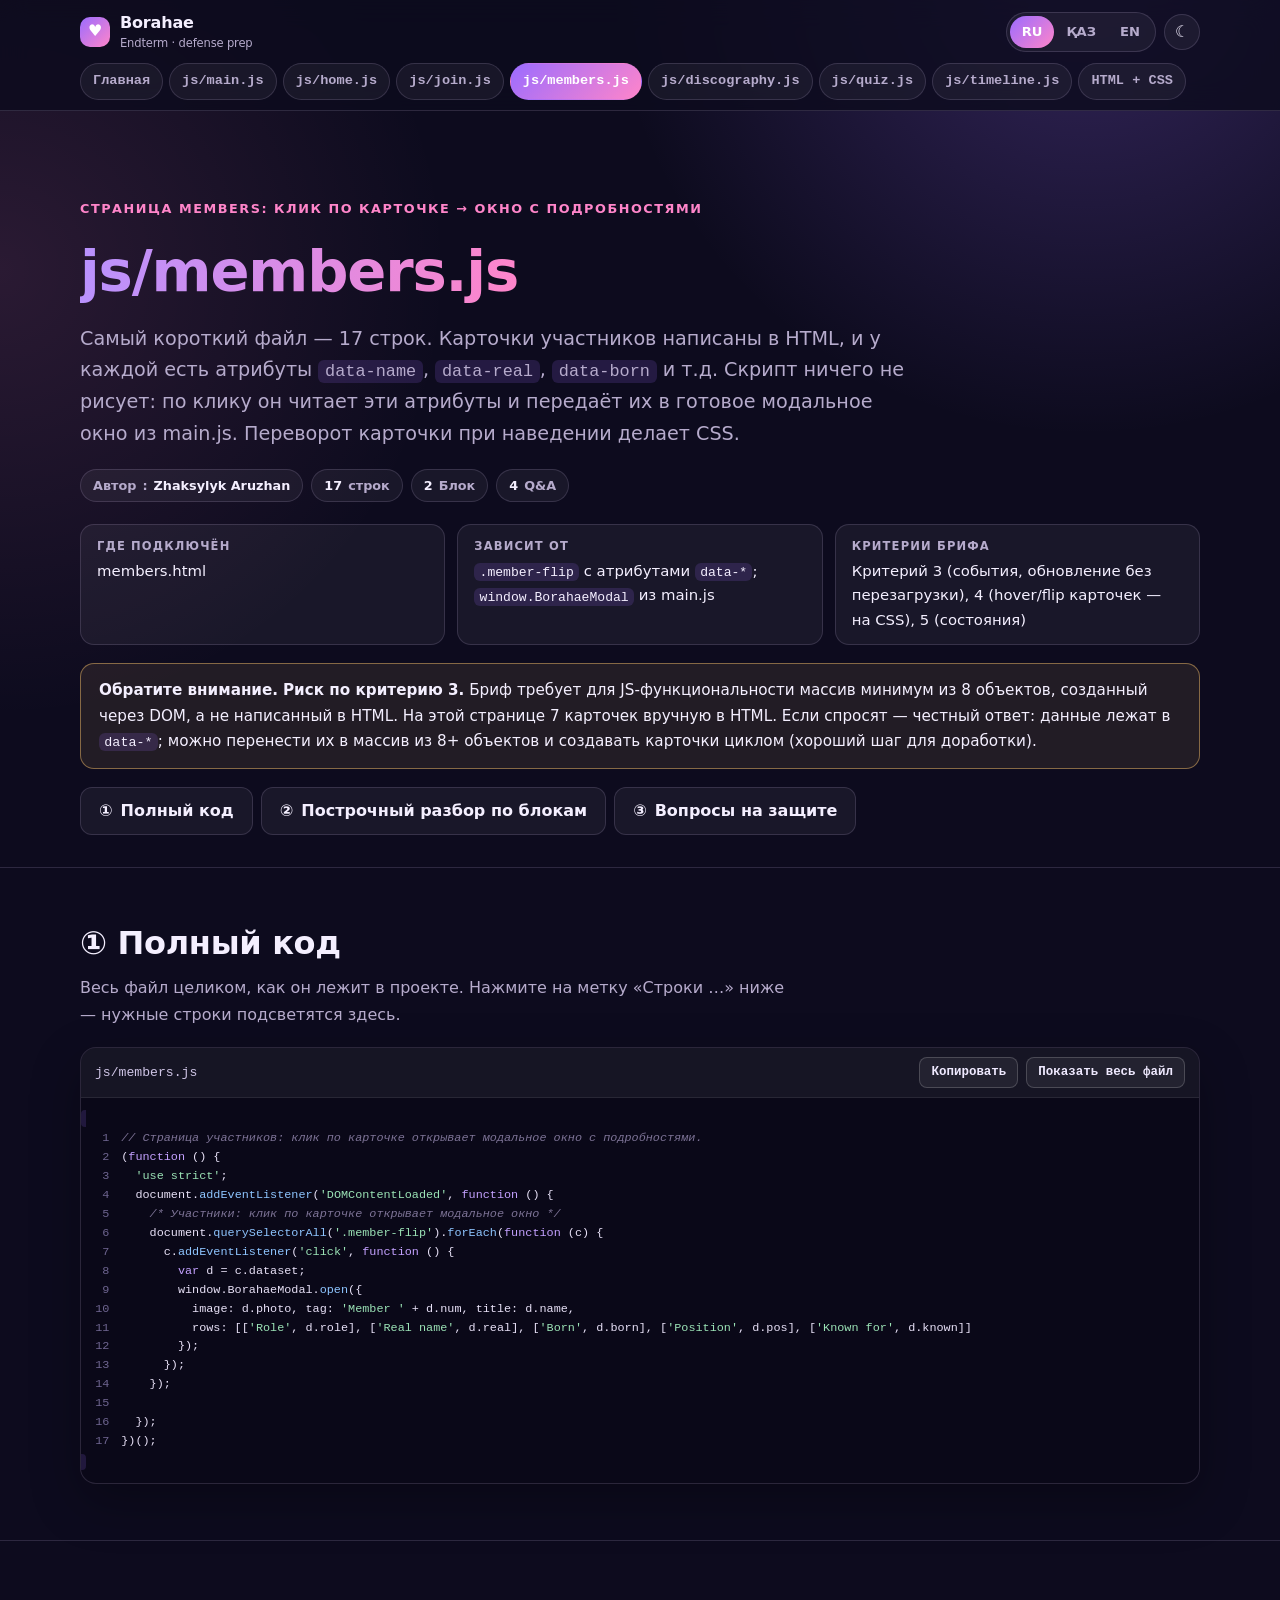
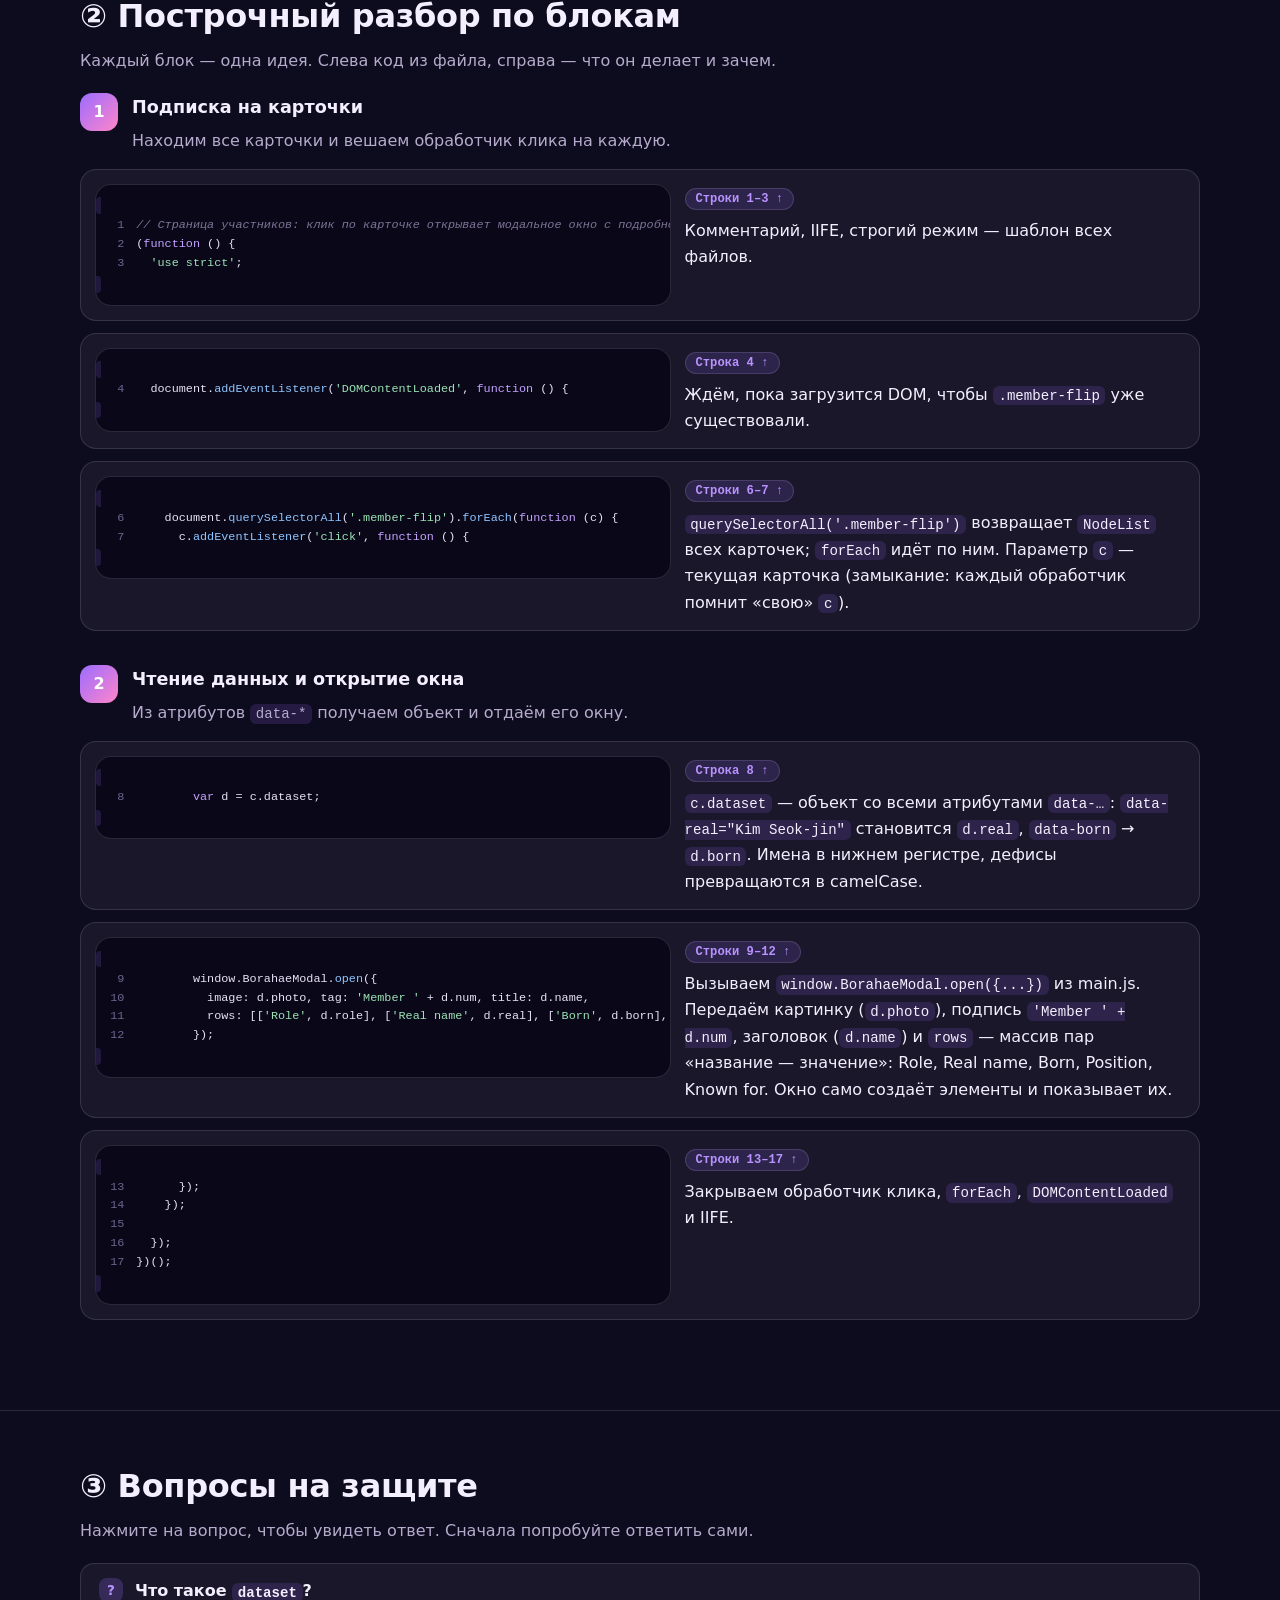
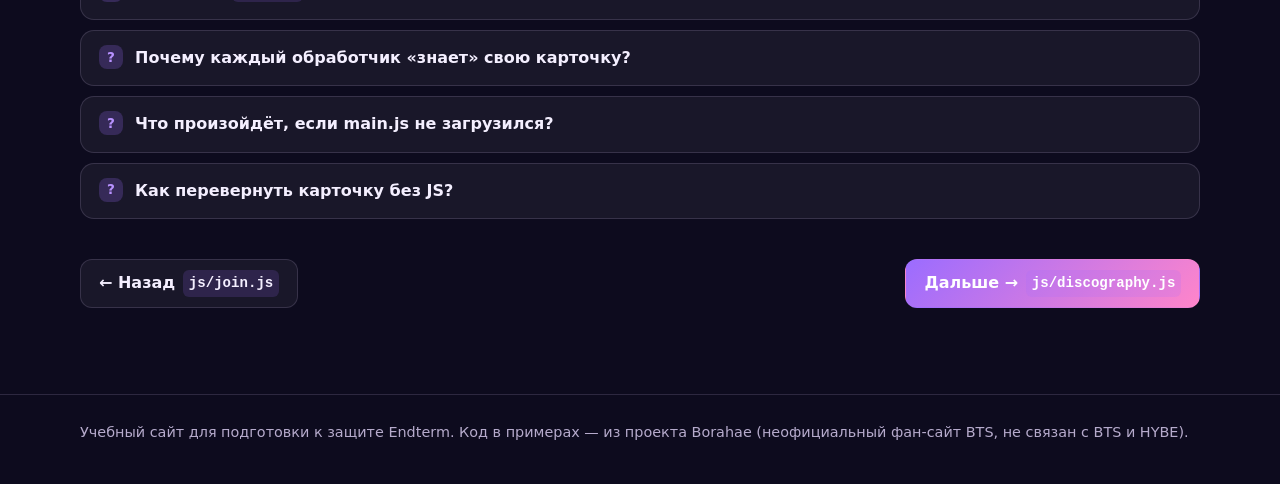
<file: members-js.html>
<!DOCTYPE html>
<html lang="ru" data-lang="ru" data-theme="dark">
<head>
<meta charset="UTF-8">
<meta name="viewport" content="width=device-width, initial-scale=1">
<title>js/members.js — Borahae · Endterm prep</title>
<meta name="description" content="Code walkthrough of js/members.js">
<link rel="icon" href="data:image/svg+xml,%3Csvg xmlns='http://www.w3.org/2000/svg' viewBox='0 0 32 32'%3E%3Crect width='32' height='32' rx='8' fill='%239b6cff'/%3E%3Ctext x='16' y='22' font-size='18' text-anchor='middle' fill='white'%3E%3C/text%3E%3C/svg%3E">
<script>try{var d=document.documentElement,l=localStorage.getItem('bdp-lang'),t=localStorage.getItem('bdp-theme');if(l){d.setAttribute('data-lang',l);d.setAttribute('lang',l)}if(t)d.setAttribute('data-theme',t)}catch(e){}</script>
<link rel="stylesheet" href="css/site.css">
</head>
<body data-title-ru="js/members.js — Borahae · Endterm prep" data-title-kk="js/members.js — Borahae · Endterm prep" data-title-en="js/members.js — Borahae · Endterm prep">
<header class="site-header">
<div class="wrap">
<div class="bar">
<a class="brand" href="index.html"><i aria-hidden="true">♥</i><span>Borahae<small>Endterm · defense prep</small></span></a>
<div class="tools">
<div class="seg" role="group" aria-label="Language">
<button type="button" data-set-lang="ru" aria-pressed="true">RU</button><button type="button" data-set-lang="kk" aria-pressed="false">ҚАЗ</button><button type="button" data-set-lang="en" aria-pressed="false">EN</button>
</div>
<button class="icon-btn" id="themeBtn" type="button" aria-label="Theme">☾</button>
</div>
</div>
<nav class="filestrip" aria-label="Pages"><a href="index.html"><span class="t" lang="ru">Главная</span><span class="t" lang="kk">Басты бет</span><span class="t" lang="en">Home</span></a><a href="main-js.html">js/main.js</a><a href="home-js.html">js/home.js</a><a href="join-js.html">js/join.js</a><a href="members-js.html" aria-current="page">js/members.js</a><a href="discography-js.html">js/discography.js</a><a href="quiz-js.html">js/quiz.js</a><a href="timeline-js.html">js/timeline.js</a><a href="html-css.html">HTML + CSS</a></nav>
</div>
</header>
<main>

<section class="hero"><div class="wrap">
<span class="eyebrow"><span class="t" lang="ru">Страница Members: клик по карточке → окно с подробностями</span><span class="t" lang="kk">Members беті: карточканы басу → толық мәлімет терезесі</span><span class="t" lang="en">Members page: card click → details modal</span></span>
<h1><em>js/members.js</em></h1>
<p class="lead"><span class="t" lang="ru">Самый короткий файл — 17 строк. Карточки участников написаны в HTML, и у каждой есть атрибуты <code>data-name</code>, <code>data-real</code>, <code>data-born</code> и т.д. Скрипт ничего не рисует: по клику он читает эти атрибуты и передаёт их в готовое модальное окно из main.js. Переворот карточки при наведении делает CSS.</span><span class="t" lang="kk">Ең қысқа файл — 17 жол. Қатысушылар карточкалары HTML-де жазылған, әрқайсысында <code>data-name</code>, <code>data-real</code>, <code>data-born</code> т.б. атрибуттар бар. Скрипт ештеңе салмайды: басқанда осы атрибуттарды оқып, main.js-тегі дайын модальді терезеге береді. Карточканың аударылуын курсор үстіне келгенде CSS істейді.</span><span class="t" lang="en">The shortest file — 17 lines. The member cards are written in HTML and each has attributes <code>data-name</code>, <code>data-real</code>, <code>data-born</code> and so on. The script draws nothing: on click it reads those attributes and passes them to the ready-made modal from main.js. The card flip on hover is CSS.</span></p>
<div class="chips"><span class="chip"><span class="t" lang="ru">Автор</span><span class="t" lang="kk">Авторы</span><span class="t" lang="en">Author</span>: <b>Zhaksylyk Aruzhan</b></span><span class="chip"><b>17</b> <span class="t" lang="ru">строк</span><span class="t" lang="kk">жол</span><span class="t" lang="en">lines</span></span><span class="chip"><b>2</b> <span class="t" lang="ru">Блок</span><span class="t" lang="kk">Блок</span><span class="t" lang="en">Block</span></span><span class="chip"><b>4</b> Q&amp;A</span></div>
<dl class="meta"><div><dt><span class="t" lang="ru">Где подключён</span><span class="t" lang="kk">Қай жерде қосылған</span><span class="t" lang="en">Loaded on</span></dt><dd><span class="t" lang="ru">members.html</span><span class="t" lang="kk">members.html</span><span class="t" lang="en">members.html</span></dd></div><div><dt><span class="t" lang="ru">Зависит от</span><span class="t" lang="kk">Тәуелді</span><span class="t" lang="en">Depends on</span></dt><dd><span class="t" lang="ru"><code>.member-flip</code> с атрибутами <code>data-*</code>; <code>window.BorahaeModal</code> из main.js</span><span class="t" lang="kk"><code>data-*</code> атрибуттары бар <code>.member-flip</code>; main.js-тегі <code>window.BorahaeModal</code></span><span class="t" lang="en"><code>.member-flip</code> cards with <code>data-*</code> attributes; <code>window.BorahaeModal</code> from main.js</span></dd></div><div><dt><span class="t" lang="ru">Критерии брифа</span><span class="t" lang="kk">Бриф критерийлері</span><span class="t" lang="en">Brief criteria</span></dt><dd><span class="t" lang="ru">Критерий 3 (события, обновление без перезагрузки), 4 (hover/flip карточек — на CSS), 5 (состояния)</span><span class="t" lang="kk">3 (оқиғалар, қайта жүктеусіз жаңарту), 4 (карточкалардың hover/flip — CSS-пен), 5 (күйлер) критерийлері</span><span class="t" lang="en">Criteria 3 (events, update without reload), 4 (hover/flip cards — in CSS), 5 (states)</span></dd></div></dl>
<div class="note"><b><span class="t" lang="ru">Обратите внимание</span><span class="t" lang="kk">Назар аударыңыз</span><span class="t" lang="en">Heads-up</span>.</b> <span class="t" lang="ru"><b>Риск по критерию 3.</b> Бриф требует для JS-функциональности массив минимум из 8 объектов, созданный через DOM, а не написанный в HTML. На этой странице 7 карточек вручную в HTML. Если спросят — честный ответ: данные лежат в <code>data-*</code>; можно перенести их в массив из 8+ объектов и создавать карточки циклом (хороший шаг для доработки).</span><span class="t" lang="kk"><b>3-критерий бойынша тәуекел.</b> Бриф JS-функционалдығы үшін DOM арқылы жасалған, HTML-де жазылмаған кемінде 8 нысаннан тұратын массивті талап етеді. Бұл бетте 7 карточка HTML-де қолмен жазылған. Сұраса — адал жауап: деректер <code>data-*</code>-та жатыр; оларды 8+ нысаннан тұратын массивке көшіріп, карточкаларды циклмен жасауға болады (жетілдіруге жақсы қадам).</span><span class="t" lang="en"><b>Risk for criterion 3.</b> The brief wants an array of at least 8 objects created via DOM, not written in HTML. This page has 7 cards hand-written in HTML. If asked — the honest answer: the data lives in <code>data-*</code>; it can be moved into an array of 8+ objects with cards created by a loop (a good improvement step).</span></div>
<div class="toc"><a class="btn" href="#full">① <span class="t" lang="ru">Полный код</span><span class="t" lang="kk">Толық код</span><span class="t" lang="en">Full code</span></a><a class="btn" href="#walkthrough">② <span class="t" lang="ru">Построчный разбор по блокам</span><span class="t" lang="kk">Блок-блокпен жолма-жол талдау</span><span class="t" lang="en">Line-by-line walkthrough by blocks</span></a><a class="btn" href="#qa">③ <span class="t" lang="ru">Вопросы на защите</span><span class="t" lang="kk">Қорғаудағы сұрақтар</span><span class="t" lang="en">Defense questions</span></a></div>
</div></section>
<section class="section" id="full"><div class="wrap">
<h2>① <span class="t" lang="ru">Полный код</span><span class="t" lang="kk">Толық код</span><span class="t" lang="en">Full code</span></h2><p class="sub"><span class="t" lang="ru">Весь файл целиком, как он лежит в проекте. Нажмите на метку «Строки …» ниже — нужные строки подсветятся здесь.</span><span class="t" lang="kk">Файл жобадағыдай толық. Төмендегі «Жолдар …» белгісін басыңыз — қажетті жолдар осы жерде түспен көрсетіледі.</span><span class="t" lang="en">The whole file exactly as it is in the project. Click a “Lines …” badge below and those lines are highlighted here.</span></p>
<div class="codebox"><div class="codebar"><span>js/members.js</span><span class="sp"><button type="button" data-copy="fullcode"><span class="t" lang="ru">Копировать</span><span class="t" lang="kk">Көшіру</span><span class="t" lang="en">Copy</span></button><button type="button" data-expand="fullcode" aria-expanded="false"><span class="when-closed"><span class="t" lang="ru">Показать весь файл</span><span class="t" lang="kk">Бүкіл файлды көрсету</span><span class="t" lang="en">Show whole file</span></span><span class="when-open" style="display:none"><span class="t" lang="ru">Свернуть</span><span class="t" lang="kk">Жинау</span><span class="t" lang="en">Collapse</span></span></button></span></div>
<pre class="code full" id="fullcode"><code><span class="l" data-n="1"><i>1</i><span class="c"><span class="tok-c">// Страница участников: клик по карточке открывает модальное окно с подробностями.</span></span></span><span class="l" data-n="2"><i>2</i><span class="c">(<span class="tok-k">function</span> () {</span></span><span class="l" data-n="3"><i>3</i><span class="c">  <span class="tok-s">'use strict'</span>;</span></span><span class="l" data-n="4"><i>4</i><span class="c">  document.<span class="tok-f">addEventListener</span>(<span class="tok-s">'DOMContentLoaded'</span>, <span class="tok-k">function</span> () {</span></span><span class="l" data-n="5"><i>5</i><span class="c">    <span class="tok-c">/* Участники: клик по карточке открывает модальное окно */</span></span></span><span class="l" data-n="6"><i>6</i><span class="c">    document.<span class="tok-f">querySelectorAll</span>(<span class="tok-s">'.member-flip'</span>).<span class="tok-f">forEach</span>(<span class="tok-k">function</span> (c) {</span></span><span class="l" data-n="7"><i>7</i><span class="c">      c.<span class="tok-f">addEventListener</span>(<span class="tok-s">'click'</span>, <span class="tok-k">function</span> () {</span></span><span class="l" data-n="8"><i>8</i><span class="c">        <span class="tok-k">var</span> d = c.dataset;</span></span><span class="l" data-n="9"><i>9</i><span class="c">        window.BorahaeModal.<span class="tok-f">open</span>({</span></span><span class="l" data-n="10"><i>10</i><span class="c">          image: d.photo, tag: <span class="tok-s">'Member '</span> + d.num, title: d.name,</span></span><span class="l" data-n="11"><i>11</i><span class="c">          rows: [[<span class="tok-s">'Role'</span>, d.role], [<span class="tok-s">'Real name'</span>, d.real], [<span class="tok-s">'Born'</span>, d.born], [<span class="tok-s">'Position'</span>, d.pos], [<span class="tok-s">'Known for'</span>, d.known]]</span></span><span class="l" data-n="12"><i>12</i><span class="c">        });</span></span><span class="l" data-n="13"><i>13</i><span class="c">      });</span></span><span class="l" data-n="14"><i>14</i><span class="c">    });</span></span><span class="l" data-n="15"><i>15</i><span class="c"> </span></span><span class="l" data-n="16"><i>16</i><span class="c">  });</span></span><span class="l" data-n="17"><i>17</i><span class="c">})();</span></span></code></pre></div>
</div></section>
<section class="section" id="walkthrough"><div class="wrap">
<h2>② <span class="t" lang="ru">Построчный разбор по блокам</span><span class="t" lang="kk">Блок-блокпен жолма-жол талдау</span><span class="t" lang="en">Line-by-line walkthrough by blocks</span></h2><p class="sub"><span class="t" lang="ru">Каждый блок — одна идея. Слева код из файла, справа — что он делает и зачем.</span><span class="t" lang="kk">Әр блок — бір идея. Сол жақта файлдағы код, оң жақта — ол не істейді және неге.</span><span class="t" lang="en">Each block is one idea. Code from the file on the left, what it does and why on the right.</span></p>
<div class="block"><div class="blockhead"><span class="no">1</span><div><h3><span class="t" lang="ru">Подписка на карточки</span><span class="t" lang="kk">Карточкаларға жазылу</span><span class="t" lang="en">Subscribing to the cards</span></h3><p><span class="t" lang="ru">Находим все карточки и вешаем обработчик клика на каждую.</span><span class="t" lang="kk">Барлық карточканы тауып, әрқайсысына шерту өңдеушісін іліп қоямыз.</span><span class="t" lang="en">Find all cards and attach a click handler to each.</span></p></div></div><div class="item"><div class="codebox"><pre class="code "><code><span class="l" data-n="1"><i>1</i><span class="c"><span class="tok-c">// Страница участников: клик по карточке открывает модальное окно с подробностями.</span></span></span><span class="l" data-n="2"><i>2</i><span class="c">(<span class="tok-k">function</span> () {</span></span><span class="l" data-n="3"><i>3</i><span class="c">  <span class="tok-s">'use strict'</span>;</span></span></code></pre></div><div class="why"><button type="button" class="linebtn" data-from="1" data-to="3" title="↑"><span class="t" lang="ru">Строки 1–3</span><span class="t" lang="kk">Жолдар 1–3</span><span class="t" lang="en">Lines 1–3</span> ↑</button><p><span class="t" lang="ru">Комментарий, IIFE, строгий режим — шаблон всех файлов.</span><span class="t" lang="kk">Түсініктеме, IIFE, қатаң режим — барлық файлдардың үлгісі.</span><span class="t" lang="en">Comment, IIFE, strict mode — the template of every file.</span></p></div></div><div class="item"><div class="codebox"><pre class="code "><code><span class="l" data-n="4"><i>4</i><span class="c">  document.<span class="tok-f">addEventListener</span>(<span class="tok-s">'DOMContentLoaded'</span>, <span class="tok-k">function</span> () {</span></span></code></pre></div><div class="why"><button type="button" class="linebtn" data-from="4" data-to="4" title="↑"><span class="t" lang="ru">Строка 4</span><span class="t" lang="kk">Жол 4</span><span class="t" lang="en">Line 4</span> ↑</button><p><span class="t" lang="ru">Ждём, пока загрузится DOM, чтобы <code>.member-flip</code> уже существовали.</span><span class="t" lang="kk"><code>.member-flip</code> бар болуы үшін DOM жүктелгенін күтеміз.</span><span class="t" lang="en">Wait for the DOM so <code>.member-flip</code> already exist.</span></p></div></div><div class="item"><div class="codebox"><pre class="code "><code><span class="l" data-n="6"><i>6</i><span class="c">    document.<span class="tok-f">querySelectorAll</span>(<span class="tok-s">'.member-flip'</span>).<span class="tok-f">forEach</span>(<span class="tok-k">function</span> (c) {</span></span><span class="l" data-n="7"><i>7</i><span class="c">      c.<span class="tok-f">addEventListener</span>(<span class="tok-s">'click'</span>, <span class="tok-k">function</span> () {</span></span></code></pre></div><div class="why"><button type="button" class="linebtn" data-from="6" data-to="7" title="↑"><span class="t" lang="ru">Строки 6–7</span><span class="t" lang="kk">Жолдар 6–7</span><span class="t" lang="en">Lines 6–7</span> ↑</button><p><span class="t" lang="ru"><code>querySelectorAll('.member-flip')</code> возвращает <code>NodeList</code> всех карточек; <code>forEach</code> идёт по ним. Параметр <code>c</code> — текущая карточка (замыкание: каждый обработчик помнит «свою» <code>c</code>).</span><span class="t" lang="kk"><code>querySelectorAll('.member-flip')</code> барлық карточканың <code>NodeList</code> тізімін қайтарады; <code>forEach</code> оларды аралайды. <code>c</code> параметрі — ағымдағы карточка (тұйықталу: әр өңдеуші «өз» <code>c</code>-сын есте сақтайды).</span><span class="t" lang="en"><code>querySelectorAll('.member-flip')</code> returns a <code>NodeList</code> of all cards; <code>forEach</code> walks them. Parameter <code>c</code> is the current card (a closure: each handler remembers its own <code>c</code>).</span></p></div></div></div><div class="block"><div class="blockhead"><span class="no">2</span><div><h3><span class="t" lang="ru">Чтение данных и открытие окна</span><span class="t" lang="kk">Деректерді оқу және терезені ашу</span><span class="t" lang="en">Reading data and opening the modal</span></h3><p><span class="t" lang="ru">Из атрибутов <code>data-*</code> получаем объект и отдаём его окну.</span><span class="t" lang="kk"><code>data-*</code> атрибуттарынан нысан алып, терезеге береміз.</span><span class="t" lang="en">Turn <code>data-*</code> attributes into an object and hand it to the modal.</span></p></div></div><div class="item"><div class="codebox"><pre class="code "><code><span class="l" data-n="8"><i>8</i><span class="c">        <span class="tok-k">var</span> d = c.dataset;</span></span></code></pre></div><div class="why"><button type="button" class="linebtn" data-from="8" data-to="8" title="↑"><span class="t" lang="ru">Строка 8</span><span class="t" lang="kk">Жол 8</span><span class="t" lang="en">Line 8</span> ↑</button><p><span class="t" lang="ru"><code>c.dataset</code> — объект со всеми атрибутами <code>data-…</code>: <code>data-real="Kim Seok-jin"</code> становится <code>d.real</code>, <code>data-born</code> → <code>d.born</code>. Имена в нижнем регистре, дефисы превращаются в camelCase.</span><span class="t" lang="kk"><code>c.dataset</code> — барлық <code>data-…</code> атрибуттары бар нысан: <code>data-real="Kim Seok-jin"</code> → <code>d.real</code>, <code>data-born</code> → <code>d.born</code>. Аттар кіші әріппен, дефистер camelCase болады.</span><span class="t" lang="en"><code>c.dataset</code> is an object of all <code>data-…</code> attributes: <code>data-real="Kim Seok-jin"</code> becomes <code>d.real</code>, <code>data-born</code> → <code>d.born</code>. Names are lowercase; hyphens become camelCase.</span></p></div></div><div class="item"><div class="codebox"><pre class="code "><code><span class="l" data-n="9"><i>9</i><span class="c">        window.BorahaeModal.<span class="tok-f">open</span>({</span></span><span class="l" data-n="10"><i>10</i><span class="c">          image: d.photo, tag: <span class="tok-s">'Member '</span> + d.num, title: d.name,</span></span><span class="l" data-n="11"><i>11</i><span class="c">          rows: [[<span class="tok-s">'Role'</span>, d.role], [<span class="tok-s">'Real name'</span>, d.real], [<span class="tok-s">'Born'</span>, d.born], [<span class="tok-s">'Position'</span>, d.pos], [<span class="tok-s">'Known for'</span>, d.known]]</span></span><span class="l" data-n="12"><i>12</i><span class="c">        });</span></span></code></pre></div><div class="why"><button type="button" class="linebtn" data-from="9" data-to="12" title="↑"><span class="t" lang="ru">Строки 9–12</span><span class="t" lang="kk">Жолдар 9–12</span><span class="t" lang="en">Lines 9–12</span> ↑</button><p><span class="t" lang="ru">Вызываем <code>window.BorahaeModal.open({...})</code> из main.js. Передаём картинку (<code>d.photo</code>), подпись <code>'Member ' + d.num</code>, заголовок (<code>d.name</code>) и <code>rows</code> — массив пар «название — значение»: Role, Real name, Born, Position, Known for. Окно само создаёт элементы и показывает их.</span><span class="t" lang="kk">main.js-тегі <code>window.BorahaeModal.open({...})</code> шақырамыз. Сурет (<code>d.photo</code>), <code>'Member ' + d.num</code> жазуы, тақырып (<code>d.name</code>) және <code>rows</code> — «атау — мән» жұптарының массивін береміз: Role, Real name, Born, Position, Known for. Терезе элементтерді өзі жасап көрсетеді.</span><span class="t" lang="en">Call <code>window.BorahaeModal.open({...})</code> from main.js. Pass the picture (<code>d.photo</code>), tag <code>'Member ' + d.num</code>, title (<code>d.name</code>) and <code>rows</code> — an array of “name — value” pairs: Role, Real name, Born, Position, Known for. The modal builds the elements itself.</span></p></div></div><div class="item"><div class="codebox"><pre class="code "><code><span class="l" data-n="13"><i>13</i><span class="c">      });</span></span><span class="l" data-n="14"><i>14</i><span class="c">    });</span></span><span class="l" data-n="15"><i>15</i><span class="c"> </span></span><span class="l" data-n="16"><i>16</i><span class="c">  });</span></span><span class="l" data-n="17"><i>17</i><span class="c">})();</span></span></code></pre></div><div class="why"><button type="button" class="linebtn" data-from="13" data-to="17" title="↑"><span class="t" lang="ru">Строки 13–17</span><span class="t" lang="kk">Жолдар 13–17</span><span class="t" lang="en">Lines 13–17</span> ↑</button><p><span class="t" lang="ru">Закрываем обработчик клика, <code>forEach</code>, <code>DOMContentLoaded</code> и IIFE.</span><span class="t" lang="kk">Шерту өңдеушісін, <code>forEach</code>, <code>DOMContentLoaded</code> және IIFE-ні жабамыз.</span><span class="t" lang="en">Close the click handler, <code>forEach</code>, <code>DOMContentLoaded</code> and the IIFE.</span></p></div></div></div>
</div></section>
<section class="section" id="qa"><div class="wrap">
<h2>③ <span class="t" lang="ru">Вопросы на защите</span><span class="t" lang="kk">Қорғаудағы сұрақтар</span><span class="t" lang="en">Defense questions</span></h2><p class="sub"><span class="t" lang="ru">Нажмите на вопрос, чтобы увидеть ответ. Сначала попробуйте ответить сами.</span><span class="t" lang="kk">Жауапты көру үшін сұрақты басыңыз. Алдымен өзіңіз жауап беріп көріңіз.</span><span class="t" lang="en">Click a question to see the answer. Try answering it yourself first.</span></p>
<details class="qa"><summary><span><span class="t" lang="ru">Что такое <code>dataset</code>?</span><span class="t" lang="kk"><code>dataset</code> дегеніміз не?</span><span class="t" lang="en">What is <code>dataset</code>?</span></span></summary><div class="ans"><div class="t" lang="ru">Свойство элемента, которое даёт доступ ко всем атрибутам вида <code>data-*</code> как к обычному объекту. Удобно хранить небольшие данные прямо в HTML.</div><div class="t" lang="kk">Элементтің <code>data-*</code> түріндегі барлық атрибутына қарапайым нысан ретінде қол жеткізетін қасиеті. Шағын деректерді тікелей HTML-де сақтауға ыңғайлы.</div><div class="t" lang="en">An element property giving access to all <code>data-*</code> attributes as a plain object. Handy for keeping small data right in the HTML.</div></div></details><details class="qa"><summary><span><span class="t" lang="ru">Почему каждый обработчик «знает» свою карточку?</span><span class="t" lang="kk">Неге әр өңдеуші «өз» карточкасын біледі?</span><span class="t" lang="en">Why does each handler “know” its own card?</span></span></summary><div class="ans"><div class="t" lang="ru">Замыкание: функция клика создаётся внутри <code>forEach</code> и запоминает переменную <code>c</code> этой итерации.</div><div class="t" lang="kk">Тұйықталу: шерту функциясы <code>forEach</code> ішінде жасалып, осы итерацияның <code>c</code> айнымалысын есте сақтайды.</div><div class="t" lang="en">A closure: the click function is created inside <code>forEach</code> and remembers the <code>c</code> of that iteration.</div></div></details><details class="qa"><summary><span><span class="t" lang="ru">Что произойдёт, если main.js не загрузился?</span><span class="t" lang="kk">main.js жүктелмесе не болады?</span><span class="t" lang="en">What if main.js did not load?</span></span></summary><div class="ans"><div class="t" lang="ru"><code>window.BorahaeModal</code> будет <code>undefined</code>, клик вызовет ошибку в консоли. Поэтому main.js подключается раньше и является общей зависимостью.</div><div class="t" lang="kk"><code>window.BorahaeModal</code> <code>undefined</code> болады, шерту консольде қате шығарады. Сондықтан main.js бұрын қосылады және ортақ тәуелділік болып табылады.</div><div class="t" lang="en"><code>window.BorahaeModal</code> is <code>undefined</code> and the click throws an error in the console. That is why main.js is loaded first as a shared dependency.</div></div></details><details class="qa"><summary><span><span class="t" lang="ru">Как перевернуть карточку без JS?</span><span class="t" lang="kk">Карточканы JS-сіз қалай аударуға болады?</span><span class="t" lang="en">How does the card flip without JS?</span></span></summary><div class="ans"><div class="t" lang="ru">Через CSS: <code>transform: rotateY(180deg)</code> на внутреннем блоке при <code>:hover</code>/<code>:focus</code>, <code>backface-visibility: hidden</code> прячет обратную сторону. Файл CSS: <code>css/style.css</code>.</div><div class="t" lang="kk">CSS арқылы: ішкі блокта <code>:hover</code>/<code>:focus</code> кезінде <code>transform: rotateY(180deg)</code>, <code>backface-visibility: hidden</code> артқы жағын жасырады. CSS файлы: <code>css/style.css</code>.</div><div class="t" lang="en">With CSS: <code>transform: rotateY(180deg)</code> on the inner block on <code>:hover</code>/<code>:focus</code>, <code>backface-visibility: hidden</code> hides the back side. CSS file: <code>css/style.css</code>.</div></div></details>
<div class="pager"><a class="btn" href="join-js.html"><span class="t" lang="ru">← Назад</span><span class="t" lang="kk">← Артқа</span><span class="t" lang="en">← Previous</span> <code>js/join.js</code></a><a class="btn primary" href="discography-js.html"><span class="t" lang="ru">Дальше →</span><span class="t" lang="kk">Әрі қарай →</span><span class="t" lang="en">Next →</span> <code>js/discography.js</code></a></div>
</div></section>
</main>
<footer><div class="wrap"><span class="t" lang="ru">Учебный сайт для подготовки к защите Endterm. Код в примерах — из проекта Borahae (неофициальный фан-сайт BTS, не связан с BTS и HYBE).</span><span class="t" lang="kk">Endterm қорғауына дайындалуға арналған оқу сайты. Мысалдардағы код — Borahae жобасынан (BTS-тің бейресми фан-сайты, BTS және HYBE-мен байланысы жоқ).</span><span class="t" lang="en">A study site for preparing the Endterm defense. Code examples come from the Borahae project (an unofficial BTS fan site, not affiliated with BTS or HYBE).</span></div></footer>
<button class="totop" type="button" aria-label="Back to top">↑</button>
<script src="js/site.js"></script>
</body>
</html>
</file>
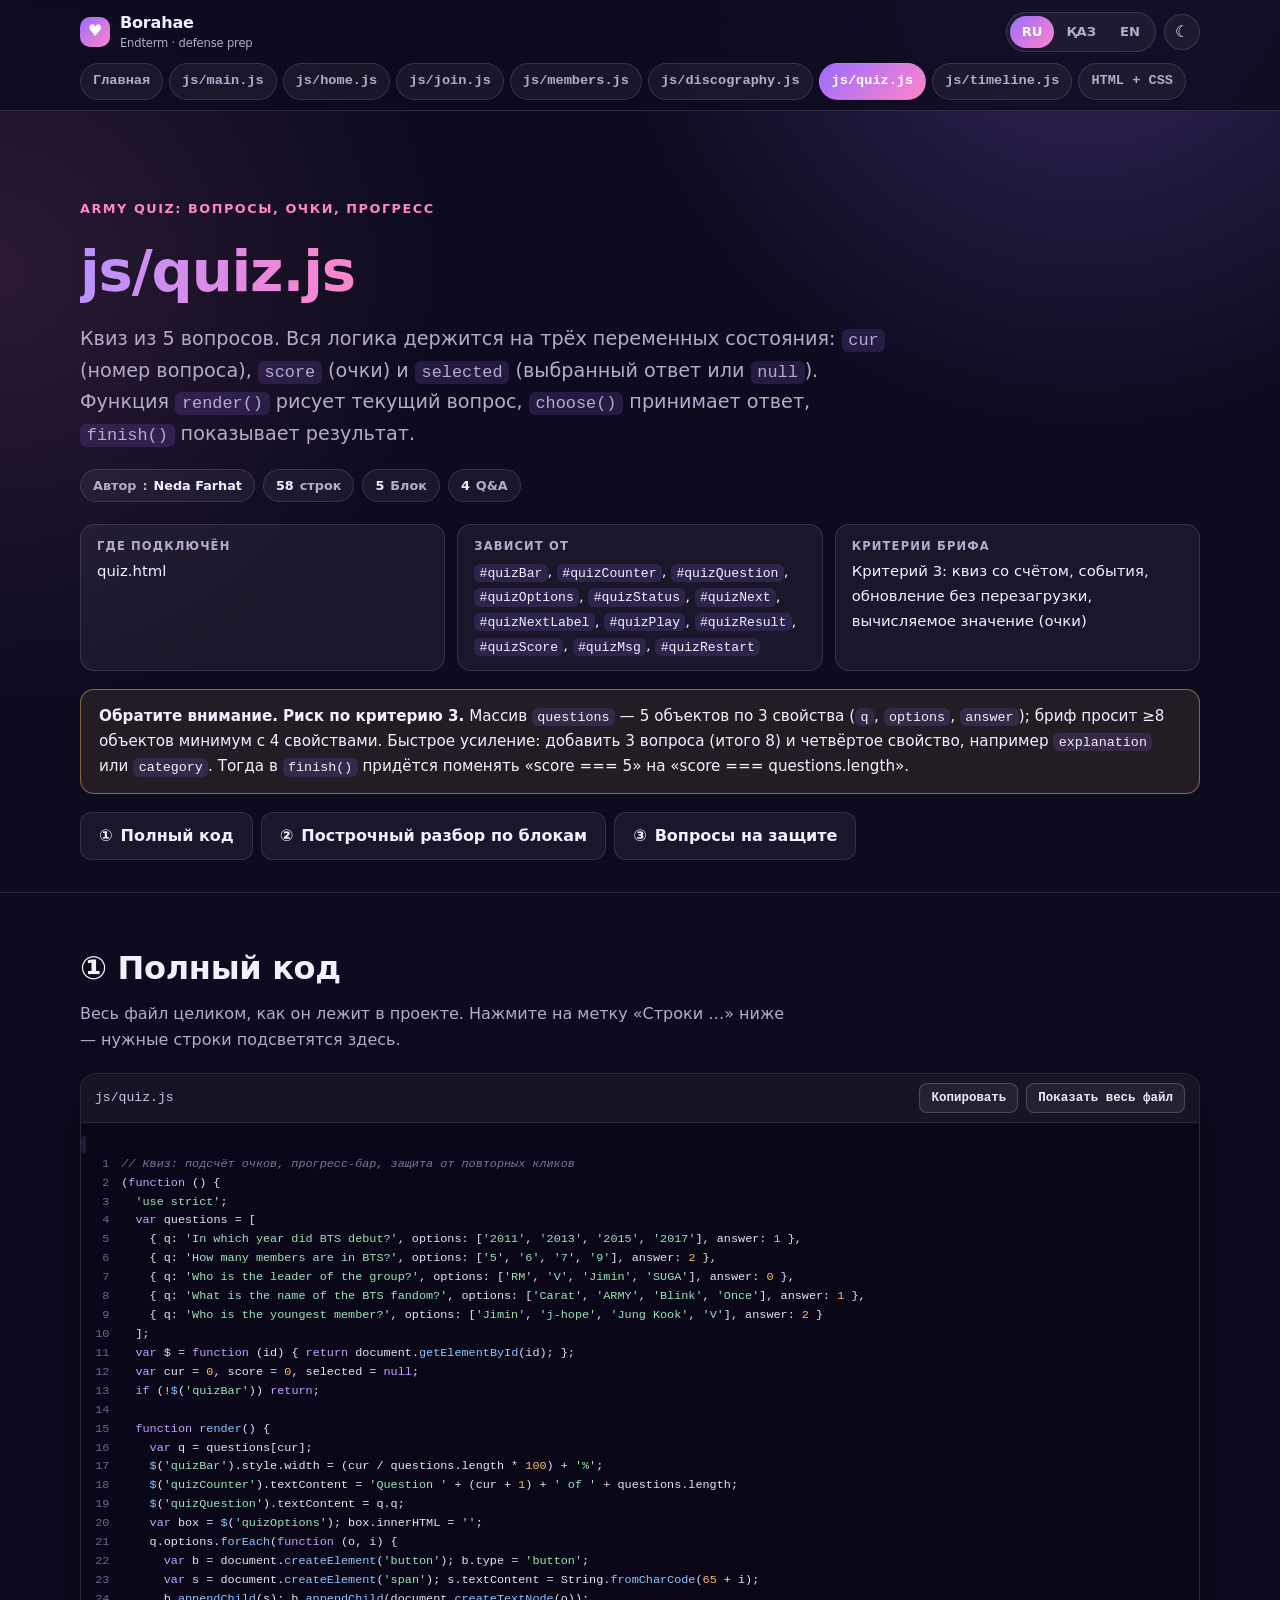
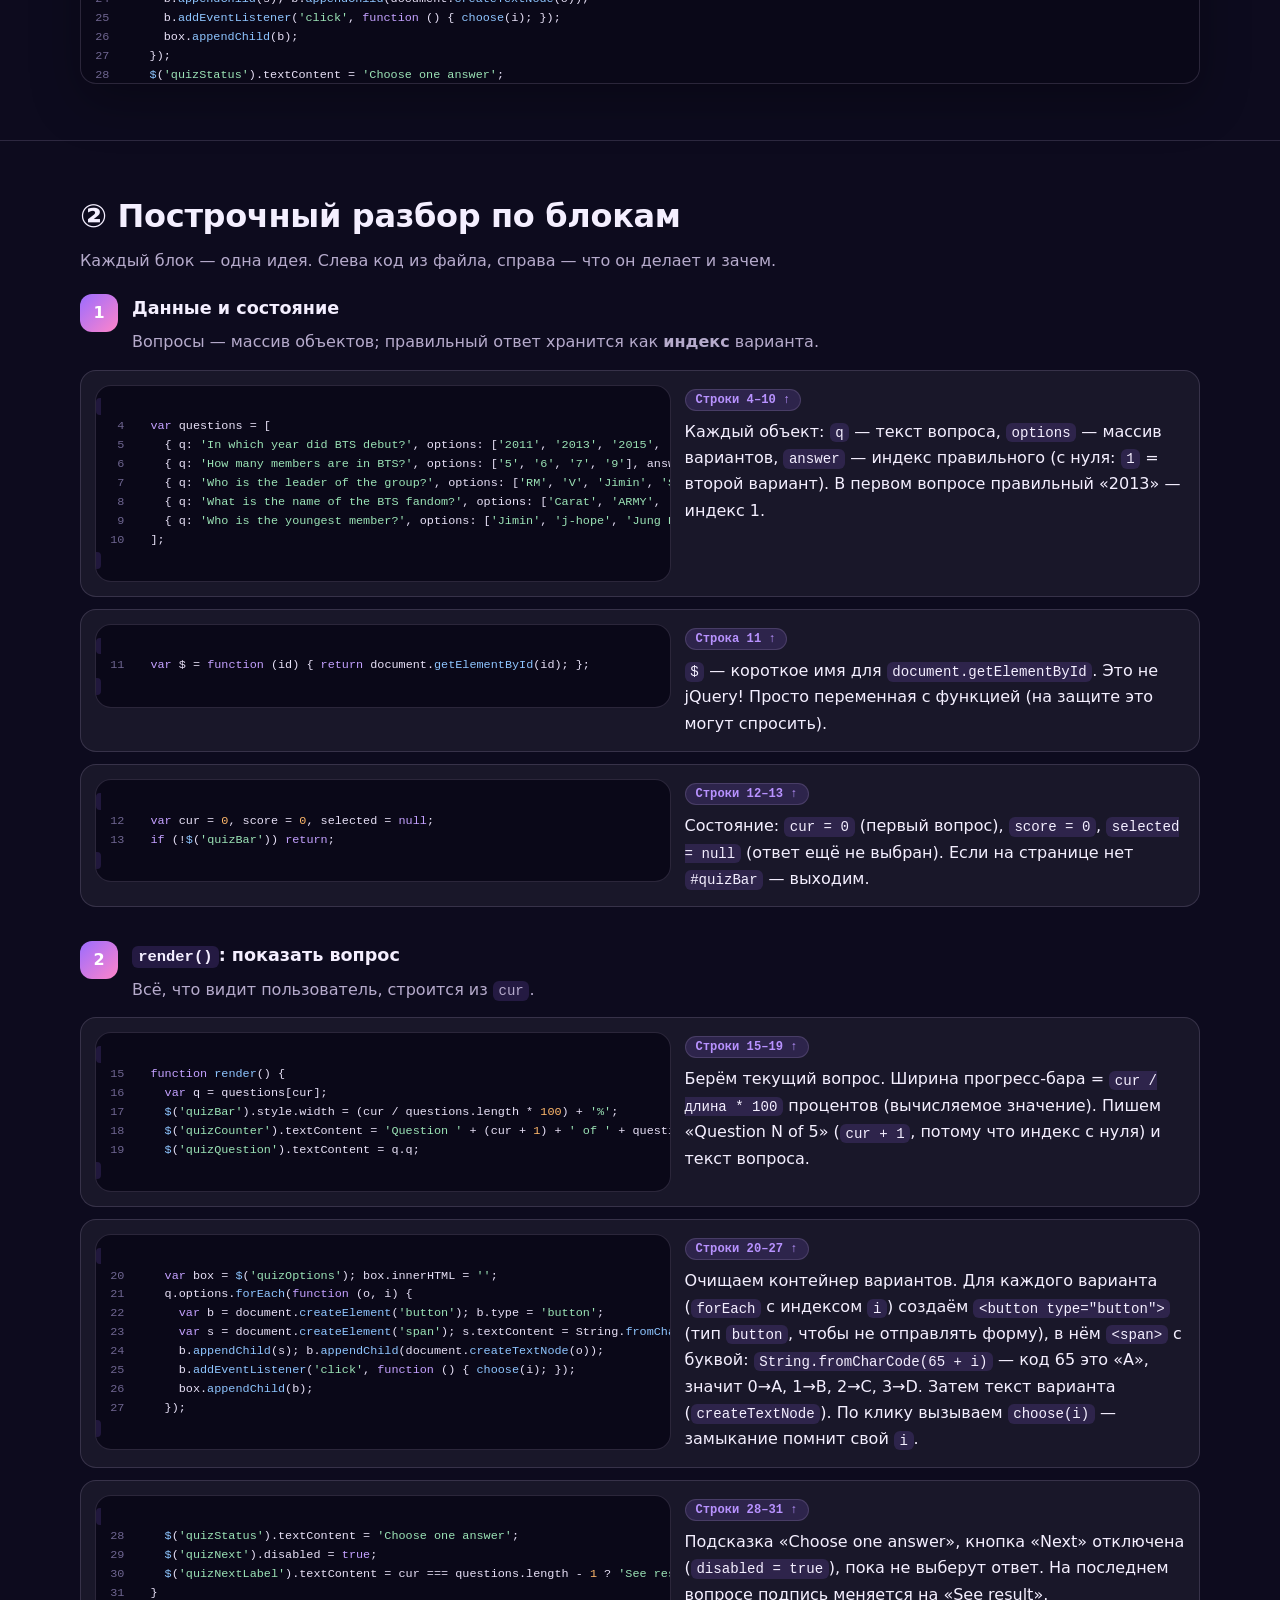
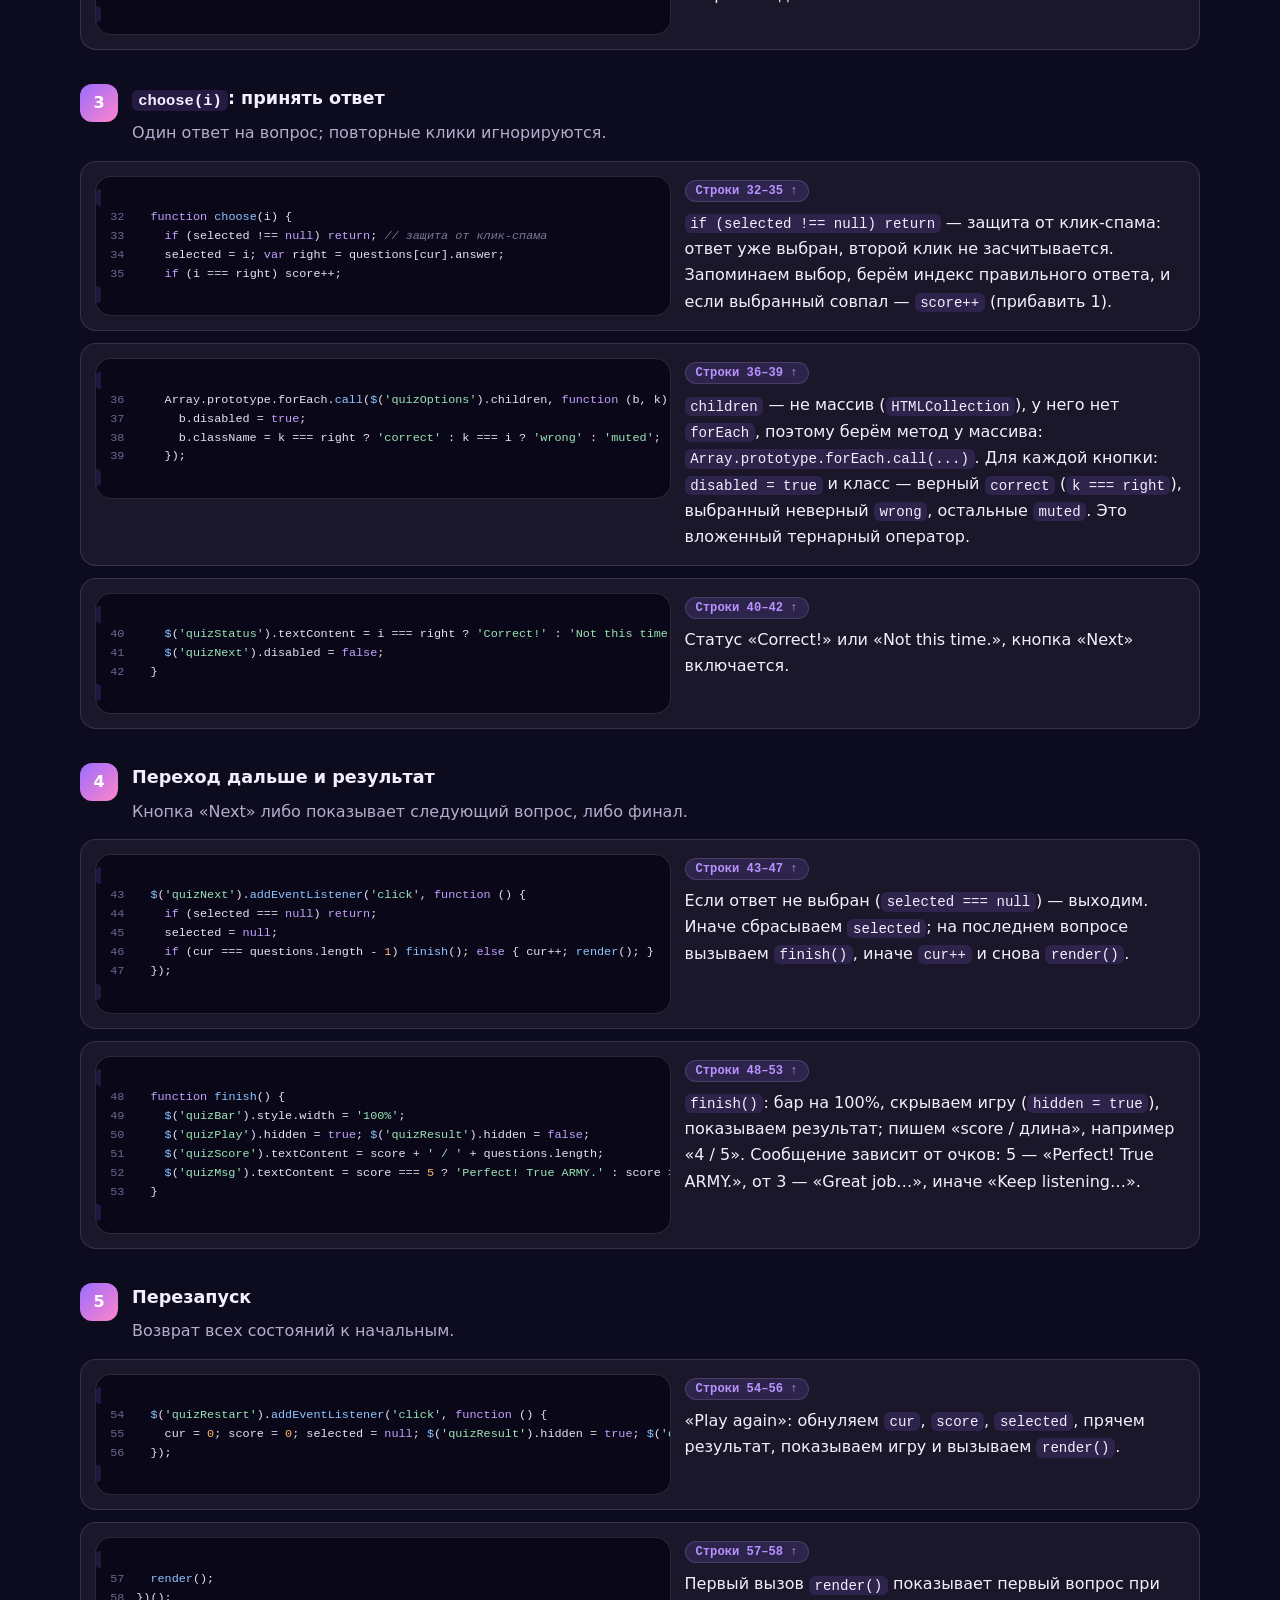
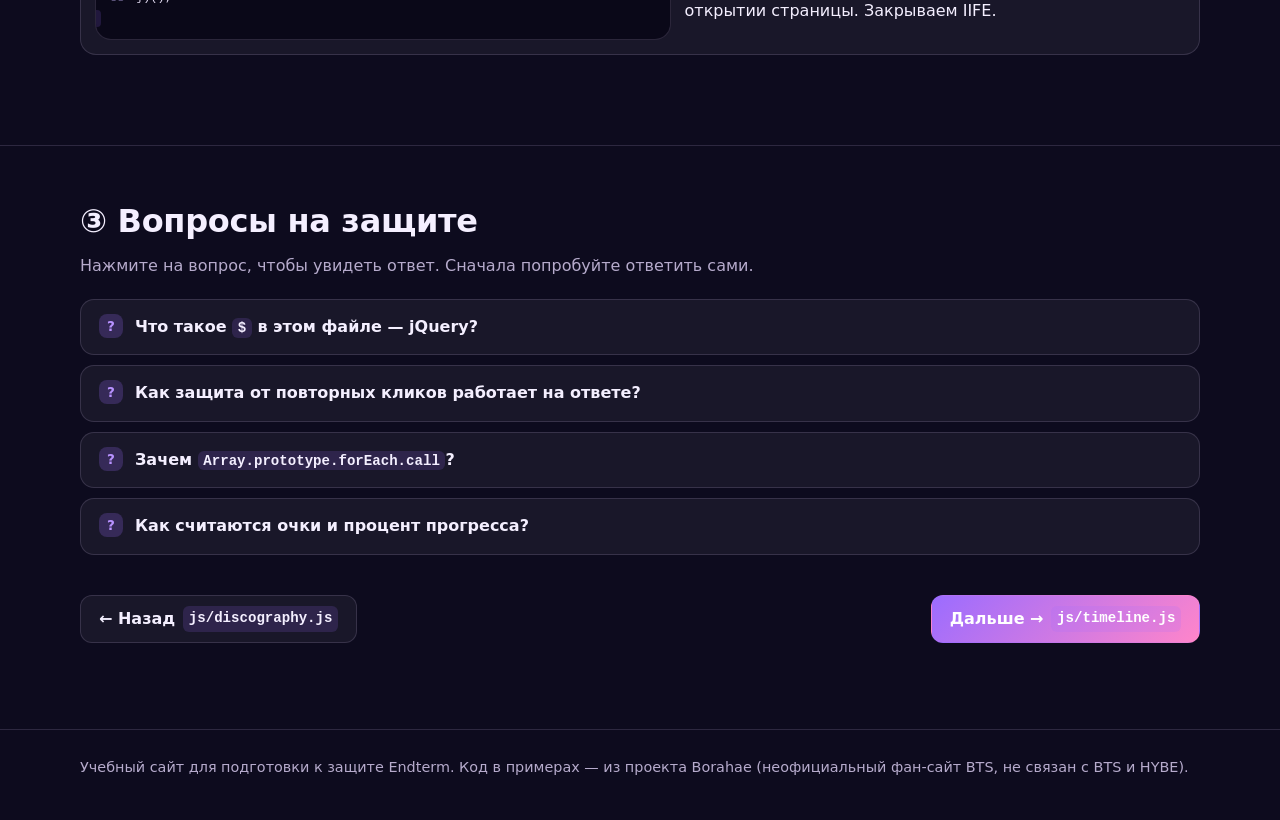
<file: quiz-js.html>
<!DOCTYPE html>
<html lang="ru" data-lang="ru" data-theme="dark">
<head>
<meta charset="UTF-8">
<meta name="viewport" content="width=device-width, initial-scale=1">
<title>js/quiz.js — Borahae · Endterm prep</title>
<meta name="description" content="Code walkthrough of js/quiz.js">
<link rel="icon" href="data:image/svg+xml,%3Csvg xmlns='http://www.w3.org/2000/svg' viewBox='0 0 32 32'%3E%3Crect width='32' height='32' rx='8' fill='%239b6cff'/%3E%3Ctext x='16' y='22' font-size='18' text-anchor='middle' fill='white'%3E%3C/text%3E%3C/svg%3E">
<script>try{var d=document.documentElement,l=localStorage.getItem('bdp-lang'),t=localStorage.getItem('bdp-theme');if(l){d.setAttribute('data-lang',l);d.setAttribute('lang',l)}if(t)d.setAttribute('data-theme',t)}catch(e){}</script>
<link rel="stylesheet" href="css/site.css">
</head>
<body data-title-ru="js/quiz.js — Borahae · Endterm prep" data-title-kk="js/quiz.js — Borahae · Endterm prep" data-title-en="js/quiz.js — Borahae · Endterm prep">
<header class="site-header">
<div class="wrap">
<div class="bar">
<a class="brand" href="index.html"><i aria-hidden="true">♥</i><span>Borahae<small>Endterm · defense prep</small></span></a>
<div class="tools">
<div class="seg" role="group" aria-label="Language">
<button type="button" data-set-lang="ru" aria-pressed="true">RU</button><button type="button" data-set-lang="kk" aria-pressed="false">ҚАЗ</button><button type="button" data-set-lang="en" aria-pressed="false">EN</button>
</div>
<button class="icon-btn" id="themeBtn" type="button" aria-label="Theme">☾</button>
</div>
</div>
<nav class="filestrip" aria-label="Pages"><a href="index.html"><span class="t" lang="ru">Главная</span><span class="t" lang="kk">Басты бет</span><span class="t" lang="en">Home</span></a><a href="main-js.html">js/main.js</a><a href="home-js.html">js/home.js</a><a href="join-js.html">js/join.js</a><a href="members-js.html">js/members.js</a><a href="discography-js.html">js/discography.js</a><a href="quiz-js.html" aria-current="page">js/quiz.js</a><a href="timeline-js.html">js/timeline.js</a><a href="html-css.html">HTML + CSS</a></nav>
</div>
</header>
<main>

<section class="hero"><div class="wrap">
<span class="eyebrow"><span class="t" lang="ru">ARMY Quiz: вопросы, очки, прогресс</span><span class="t" lang="kk">ARMY Quiz: сұрақтар, ұпайлар, прогресс</span><span class="t" lang="en">ARMY Quiz: questions, score, progress</span></span>
<h1><em>js/quiz.js</em></h1>
<p class="lead"><span class="t" lang="ru">Квиз из 5 вопросов. Вся логика держится на трёх переменных состояния: <code>cur</code> (номер вопроса), <code>score</code> (очки) и <code>selected</code> (выбранный ответ или <code>null</code>). Функция <code>render()</code> рисует текущий вопрос, <code>choose()</code> принимает ответ, <code>finish()</code> показывает результат.</span><span class="t" lang="kk">5 сұрақтан тұратын викторина. Бүкіл логика үш күй айнымалысына сүйенеді: <code>cur</code> (сұрақ нөмірі), <code>score</code> (ұпай) және <code>selected</code> (таңдалған жауап немесе <code>null</code>). <code>render()</code> ағымдағы сұрақты салады, <code>choose()</code> жауапты қабылдайды, <code>finish()</code> нәтижені көрсетеді.</span><span class="t" lang="en">A 5-question quiz. All logic rests on three state variables: <code>cur</code> (question number), <code>score</code> and <code>selected</code> (chosen answer or <code>null</code>). <code>render()</code> draws the current question, <code>choose()</code> takes an answer, <code>finish()</code> shows the result.</span></p>
<div class="chips"><span class="chip"><span class="t" lang="ru">Автор</span><span class="t" lang="kk">Авторы</span><span class="t" lang="en">Author</span>: <b>Neda Farhat</b></span><span class="chip"><b>58</b> <span class="t" lang="ru">строк</span><span class="t" lang="kk">жол</span><span class="t" lang="en">lines</span></span><span class="chip"><b>5</b> <span class="t" lang="ru">Блок</span><span class="t" lang="kk">Блок</span><span class="t" lang="en">Block</span></span><span class="chip"><b>4</b> Q&amp;A</span></div>
<dl class="meta"><div><dt><span class="t" lang="ru">Где подключён</span><span class="t" lang="kk">Қай жерде қосылған</span><span class="t" lang="en">Loaded on</span></dt><dd><span class="t" lang="ru">quiz.html</span><span class="t" lang="kk">quiz.html</span><span class="t" lang="en">quiz.html</span></dd></div><div><dt><span class="t" lang="ru">Зависит от</span><span class="t" lang="kk">Тәуелді</span><span class="t" lang="en">Depends on</span></dt><dd><span class="t" lang="ru"><code>#quizBar</code>, <code>#quizCounter</code>, <code>#quizQuestion</code>, <code>#quizOptions</code>, <code>#quizStatus</code>, <code>#quizNext</code>, <code>#quizNextLabel</code>, <code>#quizPlay</code>, <code>#quizResult</code>, <code>#quizScore</code>, <code>#quizMsg</code>, <code>#quizRestart</code></span><span class="t" lang="kk"><code>#quizBar</code>, <code>#quizCounter</code>, <code>#quizQuestion</code>, <code>#quizOptions</code>, <code>#quizStatus</code>, <code>#quizNext</code>, <code>#quizNextLabel</code>, <code>#quizPlay</code>, <code>#quizResult</code>, <code>#quizScore</code>, <code>#quizMsg</code>, <code>#quizRestart</code></span><span class="t" lang="en"><code>#quizBar</code>, <code>#quizCounter</code>, <code>#quizQuestion</code>, <code>#quizOptions</code>, <code>#quizStatus</code>, <code>#quizNext</code>, <code>#quizNextLabel</code>, <code>#quizPlay</code>, <code>#quizResult</code>, <code>#quizScore</code>, <code>#quizMsg</code>, <code>#quizRestart</code></span></dd></div><div><dt><span class="t" lang="ru">Критерии брифа</span><span class="t" lang="kk">Бриф критерийлері</span><span class="t" lang="en">Brief criteria</span></dt><dd><span class="t" lang="ru">Критерий 3: квиз со счётом, события, обновление без перезагрузки, вычисляемое значение (очки)</span><span class="t" lang="kk">3 критерий: ұпайы бар викторина, оқиғалар, қайта жүктеусіз жаңарту, есептелетін мән (ұпай)</span><span class="t" lang="en">Criterion 3: quiz with score, events, no reload, calculated value (score)</span></dd></div></dl>
<div class="note"><b><span class="t" lang="ru">Обратите внимание</span><span class="t" lang="kk">Назар аударыңыз</span><span class="t" lang="en">Heads-up</span>.</b> <span class="t" lang="ru"><b>Риск по критерию 3.</b> Массив <code>questions</code> — 5 объектов по 3 свойства (<code>q</code>, <code>options</code>, <code>answer</code>); бриф просит ≥8 объектов минимум с 4 свойствами. Быстрое усиление: добавить 3 вопроса (итого 8) и четвёртое свойство, например <code>explanation</code> или <code>category</code>. Тогда в <code>finish()</code> придётся поменять «score === 5» на «score === questions.length».</span><span class="t" lang="kk"><b>3-критерий бойынша тәуекел.</b> <code>questions</code> массиві — әрқайсысы 3 қасиеті бар (<code>q</code>, <code>options</code>, <code>answer</code>) 5 нысан; бриф кемінде 4 қасиеті бар ≥8 нысанды сұрайды. Жылдам күшейту: 3 сұрақ қосу (барлығы 8) және төртінші қасиет, мысалы <code>explanation</code> немесе <code>category</code>. Сонда <code>finish()</code>-те «score === 5» мәнін «score === questions.length» деп ауыстыру керек.</span><span class="t" lang="en"><b>Risk for criterion 3.</b> The <code>questions</code> array has 5 objects with 3 properties (<code>q</code>, <code>options</code>, <code>answer</code>); the brief wants ≥8 objects with at least 4 properties. Quick boost: add 3 questions (8 total) and a fourth property such as <code>explanation</code> or <code>category</code>. Then in <code>finish()</code> change “score === 5” to “score === questions.length”.</span></div>
<div class="toc"><a class="btn" href="#full">① <span class="t" lang="ru">Полный код</span><span class="t" lang="kk">Толық код</span><span class="t" lang="en">Full code</span></a><a class="btn" href="#walkthrough">② <span class="t" lang="ru">Построчный разбор по блокам</span><span class="t" lang="kk">Блок-блокпен жолма-жол талдау</span><span class="t" lang="en">Line-by-line walkthrough by blocks</span></a><a class="btn" href="#qa">③ <span class="t" lang="ru">Вопросы на защите</span><span class="t" lang="kk">Қорғаудағы сұрақтар</span><span class="t" lang="en">Defense questions</span></a></div>
</div></section>
<section class="section" id="full"><div class="wrap">
<h2>① <span class="t" lang="ru">Полный код</span><span class="t" lang="kk">Толық код</span><span class="t" lang="en">Full code</span></h2><p class="sub"><span class="t" lang="ru">Весь файл целиком, как он лежит в проекте. Нажмите на метку «Строки …» ниже — нужные строки подсветятся здесь.</span><span class="t" lang="kk">Файл жобадағыдай толық. Төмендегі «Жолдар …» белгісін басыңыз — қажетті жолдар осы жерде түспен көрсетіледі.</span><span class="t" lang="en">The whole file exactly as it is in the project. Click a “Lines …” badge below and those lines are highlighted here.</span></p>
<div class="codebox"><div class="codebar"><span>js/quiz.js</span><span class="sp"><button type="button" data-copy="fullcode"><span class="t" lang="ru">Копировать</span><span class="t" lang="kk">Көшіру</span><span class="t" lang="en">Copy</span></button><button type="button" data-expand="fullcode" aria-expanded="false"><span class="when-closed"><span class="t" lang="ru">Показать весь файл</span><span class="t" lang="kk">Бүкіл файлды көрсету</span><span class="t" lang="en">Show whole file</span></span><span class="when-open" style="display:none"><span class="t" lang="ru">Свернуть</span><span class="t" lang="kk">Жинау</span><span class="t" lang="en">Collapse</span></span></button></span></div>
<pre class="code full" id="fullcode"><code><span class="l" data-n="1"><i>1</i><span class="c"><span class="tok-c">// Квиз: подсчёт очков, прогресс-бар, защита от повторных кликов</span></span></span><span class="l" data-n="2"><i>2</i><span class="c">(<span class="tok-k">function</span> () {</span></span><span class="l" data-n="3"><i>3</i><span class="c">  <span class="tok-s">'use strict'</span>;</span></span><span class="l" data-n="4"><i>4</i><span class="c">  <span class="tok-k">var</span> questions = [</span></span><span class="l" data-n="5"><i>5</i><span class="c">    { q: <span class="tok-s">'In which year did BTS debut?'</span>, options: [<span class="tok-s">'2011'</span>, <span class="tok-s">'2013'</span>, <span class="tok-s">'2015'</span>, <span class="tok-s">'2017'</span>], answer: <span class="tok-n">1</span> },</span></span><span class="l" data-n="6"><i>6</i><span class="c">    { q: <span class="tok-s">'How many members are in BTS?'</span>, options: [<span class="tok-s">'5'</span>, <span class="tok-s">'6'</span>, <span class="tok-s">'7'</span>, <span class="tok-s">'9'</span>], answer: <span class="tok-n">2</span> },</span></span><span class="l" data-n="7"><i>7</i><span class="c">    { q: <span class="tok-s">'Who is the leader of the group?'</span>, options: [<span class="tok-s">'RM'</span>, <span class="tok-s">'V'</span>, <span class="tok-s">'Jimin'</span>, <span class="tok-s">'SUGA'</span>], answer: <span class="tok-n">0</span> },</span></span><span class="l" data-n="8"><i>8</i><span class="c">    { q: <span class="tok-s">'What is the name of the BTS fandom?'</span>, options: [<span class="tok-s">'Carat'</span>, <span class="tok-s">'ARMY'</span>, <span class="tok-s">'Blink'</span>, <span class="tok-s">'Once'</span>], answer: <span class="tok-n">1</span> },</span></span><span class="l" data-n="9"><i>9</i><span class="c">    { q: <span class="tok-s">'Who is the youngest member?'</span>, options: [<span class="tok-s">'Jimin'</span>, <span class="tok-s">'j-hope'</span>, <span class="tok-s">'Jung Kook'</span>, <span class="tok-s">'V'</span>], answer: <span class="tok-n">2</span> }</span></span><span class="l" data-n="10"><i>10</i><span class="c">  ];</span></span><span class="l" data-n="11"><i>11</i><span class="c">  <span class="tok-k">var</span> $ = <span class="tok-k">function</span> (id) { <span class="tok-k">return</span> document.<span class="tok-f">getElementById</span>(id); };</span></span><span class="l" data-n="12"><i>12</i><span class="c">  <span class="tok-k">var</span> cur = <span class="tok-n">0</span>, score = <span class="tok-n">0</span>, selected = <span class="tok-k">null</span>;</span></span><span class="l" data-n="13"><i>13</i><span class="c">  <span class="tok-k">if</span> (!<span class="tok-f">$</span>(<span class="tok-s">'quizBar'</span>)) <span class="tok-k">return</span>;</span></span><span class="l" data-n="14"><i>14</i><span class="c"> </span></span><span class="l" data-n="15"><i>15</i><span class="c">  <span class="tok-k">function</span> <span class="tok-f">render</span>() {</span></span><span class="l" data-n="16"><i>16</i><span class="c">    <span class="tok-k">var</span> q = questions[cur];</span></span><span class="l" data-n="17"><i>17</i><span class="c">    <span class="tok-f">$</span>(<span class="tok-s">'quizBar'</span>).style.width = (cur / questions.length * <span class="tok-n">100</span>) + <span class="tok-s">'%'</span>;</span></span><span class="l" data-n="18"><i>18</i><span class="c">    <span class="tok-f">$</span>(<span class="tok-s">'quizCounter'</span>).textContent = <span class="tok-s">'Question '</span> + (cur + <span class="tok-n">1</span>) + <span class="tok-s">' of '</span> + questions.length;</span></span><span class="l" data-n="19"><i>19</i><span class="c">    <span class="tok-f">$</span>(<span class="tok-s">'quizQuestion'</span>).textContent = q.q;</span></span><span class="l" data-n="20"><i>20</i><span class="c">    <span class="tok-k">var</span> box = <span class="tok-f">$</span>(<span class="tok-s">'quizOptions'</span>); box.innerHTML = <span class="tok-s">''</span>;</span></span><span class="l" data-n="21"><i>21</i><span class="c">    q.options.<span class="tok-f">forEach</span>(<span class="tok-k">function</span> (o, i) {</span></span><span class="l" data-n="22"><i>22</i><span class="c">      <span class="tok-k">var</span> b = document.<span class="tok-f">createElement</span>(<span class="tok-s">'button'</span>); b.type = <span class="tok-s">'button'</span>;</span></span><span class="l" data-n="23"><i>23</i><span class="c">      <span class="tok-k">var</span> s = document.<span class="tok-f">createElement</span>(<span class="tok-s">'span'</span>); s.textContent = String.<span class="tok-f">fromCharCode</span>(<span class="tok-n">65</span> + i);</span></span><span class="l" data-n="24"><i>24</i><span class="c">      b.<span class="tok-f">appendChild</span>(s); b.<span class="tok-f">appendChild</span>(document.<span class="tok-f">createTextNode</span>(o));</span></span><span class="l" data-n="25"><i>25</i><span class="c">      b.<span class="tok-f">addEventListener</span>(<span class="tok-s">'click'</span>, <span class="tok-k">function</span> () { <span class="tok-f">choose</span>(i); });</span></span><span class="l" data-n="26"><i>26</i><span class="c">      box.<span class="tok-f">appendChild</span>(b);</span></span><span class="l" data-n="27"><i>27</i><span class="c">    });</span></span><span class="l" data-n="28"><i>28</i><span class="c">    <span class="tok-f">$</span>(<span class="tok-s">'quizStatus'</span>).textContent = <span class="tok-s">'Choose one answer'</span>;</span></span><span class="l" data-n="29"><i>29</i><span class="c">    <span class="tok-f">$</span>(<span class="tok-s">'quizNext'</span>).disabled = <span class="tok-k">true</span>;</span></span><span class="l" data-n="30"><i>30</i><span class="c">    <span class="tok-f">$</span>(<span class="tok-s">'quizNextLabel'</span>).textContent = cur === questions.length - <span class="tok-n">1</span> ? <span class="tok-s">'See result'</span> : <span class="tok-s">'Next'</span>;</span></span><span class="l" data-n="31"><i>31</i><span class="c">  }</span></span><span class="l" data-n="32"><i>32</i><span class="c">  <span class="tok-k">function</span> <span class="tok-f">choose</span>(i) {</span></span><span class="l" data-n="33"><i>33</i><span class="c">    <span class="tok-k">if</span> (selected !== <span class="tok-k">null</span>) <span class="tok-k">return</span>; <span class="tok-c">// защита от клик-спама</span></span></span><span class="l" data-n="34"><i>34</i><span class="c">    selected = i; <span class="tok-k">var</span> right = questions[cur].answer;</span></span><span class="l" data-n="35"><i>35</i><span class="c">    <span class="tok-k">if</span> (i === right) score++;</span></span><span class="l" data-n="36"><i>36</i><span class="c">    Array.prototype.forEach.<span class="tok-f">call</span>(<span class="tok-f">$</span>(<span class="tok-s">'quizOptions'</span>).children, <span class="tok-k">function</span> (b, k) {</span></span><span class="l" data-n="37"><i>37</i><span class="c">      b.disabled = <span class="tok-k">true</span>;</span></span><span class="l" data-n="38"><i>38</i><span class="c">      b.className = k === right ? <span class="tok-s">'correct'</span> : k === i ? <span class="tok-s">'wrong'</span> : <span class="tok-s">'muted'</span>;</span></span><span class="l" data-n="39"><i>39</i><span class="c">    });</span></span><span class="l" data-n="40"><i>40</i><span class="c">    <span class="tok-f">$</span>(<span class="tok-s">'quizStatus'</span>).textContent = i === right ? <span class="tok-s">'Correct!'</span> : <span class="tok-s">'Not this time.'</span>;</span></span><span class="l" data-n="41"><i>41</i><span class="c">    <span class="tok-f">$</span>(<span class="tok-s">'quizNext'</span>).disabled = <span class="tok-k">false</span>;</span></span><span class="l" data-n="42"><i>42</i><span class="c">  }</span></span><span class="l" data-n="43"><i>43</i><span class="c">  <span class="tok-f">$</span>(<span class="tok-s">'quizNext'</span>).<span class="tok-f">addEventListener</span>(<span class="tok-s">'click'</span>, <span class="tok-k">function</span> () {</span></span><span class="l" data-n="44"><i>44</i><span class="c">    <span class="tok-k">if</span> (selected === <span class="tok-k">null</span>) <span class="tok-k">return</span>;</span></span><span class="l" data-n="45"><i>45</i><span class="c">    selected = <span class="tok-k">null</span>;</span></span><span class="l" data-n="46"><i>46</i><span class="c">    <span class="tok-k">if</span> (cur === questions.length - <span class="tok-n">1</span>) <span class="tok-f">finish</span>(); <span class="tok-k">else</span> { cur++; <span class="tok-f">render</span>(); }</span></span><span class="l" data-n="47"><i>47</i><span class="c">  });</span></span><span class="l" data-n="48"><i>48</i><span class="c">  <span class="tok-k">function</span> <span class="tok-f">finish</span>() {</span></span><span class="l" data-n="49"><i>49</i><span class="c">    <span class="tok-f">$</span>(<span class="tok-s">'quizBar'</span>).style.width = <span class="tok-s">'100%'</span>;</span></span><span class="l" data-n="50"><i>50</i><span class="c">    <span class="tok-f">$</span>(<span class="tok-s">'quizPlay'</span>).hidden = <span class="tok-k">true</span>; <span class="tok-f">$</span>(<span class="tok-s">'quizResult'</span>).hidden = <span class="tok-k">false</span>;</span></span><span class="l" data-n="51"><i>51</i><span class="c">    <span class="tok-f">$</span>(<span class="tok-s">'quizScore'</span>).textContent = score + <span class="tok-s">' / '</span> + questions.length;</span></span><span class="l" data-n="52"><i>52</i><span class="c">    <span class="tok-f">$</span>(<span class="tok-s">'quizMsg'</span>).textContent = score === <span class="tok-n">5</span> ? <span class="tok-s">'Perfect! True ARMY.'</span> : score &gt;= <span class="tok-n">3</span> ? <span class="tok-s">'Great job, almost perfect!'</span> : <span class="tok-s">'Keep listening — you will get there!'</span>;</span></span><span class="l" data-n="53"><i>53</i><span class="c">  }</span></span><span class="l" data-n="54"><i>54</i><span class="c">  <span class="tok-f">$</span>(<span class="tok-s">'quizRestart'</span>).<span class="tok-f">addEventListener</span>(<span class="tok-s">'click'</span>, <span class="tok-k">function</span> () {</span></span><span class="l" data-n="55"><i>55</i><span class="c">    cur = <span class="tok-n">0</span>; score = <span class="tok-n">0</span>; selected = <span class="tok-k">null</span>; <span class="tok-f">$</span>(<span class="tok-s">'quizResult'</span>).hidden = <span class="tok-k">true</span>; <span class="tok-f">$</span>(<span class="tok-s">'quizPlay'</span>).hidden = <span class="tok-k">false</span>; <span class="tok-f">render</span>();</span></span><span class="l" data-n="56"><i>56</i><span class="c">  });</span></span><span class="l" data-n="57"><i>57</i><span class="c">  <span class="tok-f">render</span>();</span></span><span class="l" data-n="58"><i>58</i><span class="c">})();</span></span></code></pre></div>
</div></section>
<section class="section" id="walkthrough"><div class="wrap">
<h2>② <span class="t" lang="ru">Построчный разбор по блокам</span><span class="t" lang="kk">Блок-блокпен жолма-жол талдау</span><span class="t" lang="en">Line-by-line walkthrough by blocks</span></h2><p class="sub"><span class="t" lang="ru">Каждый блок — одна идея. Слева код из файла, справа — что он делает и зачем.</span><span class="t" lang="kk">Әр блок — бір идея. Сол жақта файлдағы код, оң жақта — ол не істейді және неге.</span><span class="t" lang="en">Each block is one idea. Code from the file on the left, what it does and why on the right.</span></p>
<div class="block"><div class="blockhead"><span class="no">1</span><div><h3><span class="t" lang="ru">Данные и состояние</span><span class="t" lang="kk">Деректер және күй</span><span class="t" lang="en">Data and state</span></h3><p><span class="t" lang="ru">Вопросы — массив объектов; правильный ответ хранится как <b>индекс</b> варианта.</span><span class="t" lang="kk">Сұрақтар — нысандар массиві; дұрыс жауап нұсқаның <b>индексі</b> ретінде сақталады.</span><span class="t" lang="en">Questions are an array of objects; the right answer is stored as the option <b>index</b>.</span></p></div></div><div class="item"><div class="codebox"><pre class="code "><code><span class="l" data-n="4"><i>4</i><span class="c">  <span class="tok-k">var</span> questions = [</span></span><span class="l" data-n="5"><i>5</i><span class="c">    { q: <span class="tok-s">'In which year did BTS debut?'</span>, options: [<span class="tok-s">'2011'</span>, <span class="tok-s">'2013'</span>, <span class="tok-s">'2015'</span>, <span class="tok-s">'2017'</span>], answer: <span class="tok-n">1</span> },</span></span><span class="l" data-n="6"><i>6</i><span class="c">    { q: <span class="tok-s">'How many members are in BTS?'</span>, options: [<span class="tok-s">'5'</span>, <span class="tok-s">'6'</span>, <span class="tok-s">'7'</span>, <span class="tok-s">'9'</span>], answer: <span class="tok-n">2</span> },</span></span><span class="l" data-n="7"><i>7</i><span class="c">    { q: <span class="tok-s">'Who is the leader of the group?'</span>, options: [<span class="tok-s">'RM'</span>, <span class="tok-s">'V'</span>, <span class="tok-s">'Jimin'</span>, <span class="tok-s">'SUGA'</span>], answer: <span class="tok-n">0</span> },</span></span><span class="l" data-n="8"><i>8</i><span class="c">    { q: <span class="tok-s">'What is the name of the BTS fandom?'</span>, options: [<span class="tok-s">'Carat'</span>, <span class="tok-s">'ARMY'</span>, <span class="tok-s">'Blink'</span>, <span class="tok-s">'Once'</span>], answer: <span class="tok-n">1</span> },</span></span><span class="l" data-n="9"><i>9</i><span class="c">    { q: <span class="tok-s">'Who is the youngest member?'</span>, options: [<span class="tok-s">'Jimin'</span>, <span class="tok-s">'j-hope'</span>, <span class="tok-s">'Jung Kook'</span>, <span class="tok-s">'V'</span>], answer: <span class="tok-n">2</span> }</span></span><span class="l" data-n="10"><i>10</i><span class="c">  ];</span></span></code></pre></div><div class="why"><button type="button" class="linebtn" data-from="4" data-to="10" title="↑"><span class="t" lang="ru">Строки 4–10</span><span class="t" lang="kk">Жолдар 4–10</span><span class="t" lang="en">Lines 4–10</span> ↑</button><p><span class="t" lang="ru">Каждый объект: <code>q</code> — текст вопроса, <code>options</code> — массив вариантов, <code>answer</code> — индекс правильного (с нуля: <code>1</code> = второй вариант). В первом вопросе правильный «2013» — индекс 1.</span><span class="t" lang="kk">Әр нысан: <code>q</code> — сұрақ мәтіні, <code>options</code> — нұсқалар массиві, <code>answer</code> — дұрыстың индексі (нөлден: <code>1</code> = екінші нұсқа). Бірінші сұрақта дұрыс «2013» — индекс 1.</span><span class="t" lang="en">Each object: <code>q</code> is the question text, <code>options</code> an array of choices, <code>answer</code> the index of the right one (zero-based: <code>1</code> = second option). In question 1 the right “2013” is index 1.</span></p></div></div><div class="item"><div class="codebox"><pre class="code "><code><span class="l" data-n="11"><i>11</i><span class="c">  <span class="tok-k">var</span> $ = <span class="tok-k">function</span> (id) { <span class="tok-k">return</span> document.<span class="tok-f">getElementById</span>(id); };</span></span></code></pre></div><div class="why"><button type="button" class="linebtn" data-from="11" data-to="11" title="↑"><span class="t" lang="ru">Строка 11</span><span class="t" lang="kk">Жол 11</span><span class="t" lang="en">Line 11</span> ↑</button><p><span class="t" lang="ru"><code>$</code> — короткое имя для <code>document.getElementById</code>. Это не jQuery! Просто переменная с функцией (на защите это могут спросить).</span><span class="t" lang="kk"><code>$</code> — <code>document.getElementById</code> үшін қысқа ат. Бұл jQuery емес! Жай ғана функциясы бар айнымалы (қорғауда сұрауы мүмкін).</span><span class="t" lang="en"><code>$</code> is a short name for <code>document.getElementById</code>. It is not jQuery! Just a variable holding a function (they may ask at the defense).</span></p></div></div><div class="item"><div class="codebox"><pre class="code "><code><span class="l" data-n="12"><i>12</i><span class="c">  <span class="tok-k">var</span> cur = <span class="tok-n">0</span>, score = <span class="tok-n">0</span>, selected = <span class="tok-k">null</span>;</span></span><span class="l" data-n="13"><i>13</i><span class="c">  <span class="tok-k">if</span> (!<span class="tok-f">$</span>(<span class="tok-s">'quizBar'</span>)) <span class="tok-k">return</span>;</span></span></code></pre></div><div class="why"><button type="button" class="linebtn" data-from="12" data-to="13" title="↑"><span class="t" lang="ru">Строки 12–13</span><span class="t" lang="kk">Жолдар 12–13</span><span class="t" lang="en">Lines 12–13</span> ↑</button><p><span class="t" lang="ru">Состояние: <code>cur = 0</code> (первый вопрос), <code>score = 0</code>, <code>selected = null</code> (ответ ещё не выбран). Если на странице нет <code>#quizBar</code> — выходим.</span><span class="t" lang="kk">Күй: <code>cur = 0</code> (бірінші сұрақ), <code>score = 0</code>, <code>selected = null</code> (жауап әлі таңдалмаған). Бетте <code>#quizBar</code> жоқ болса — шығамыз.</span><span class="t" lang="en">State: <code>cur = 0</code> (first question), <code>score = 0</code>, <code>selected = null</code> (no answer yet). If the page has no <code>#quizBar</code>, exit.</span></p></div></div></div><div class="block"><div class="blockhead"><span class="no">2</span><div><h3><span class="t" lang="ru"><code>render()</code>: показать вопрос</span><span class="t" lang="kk"><code>render()</code>: сұрақты көрсету</span><span class="t" lang="en"><code>render()</code>: show a question</span></h3><p><span class="t" lang="ru">Всё, что видит пользователь, строится из <code>cur</code>.</span><span class="t" lang="kk">Пайдаланушы көретін бәрі <code>cur</code> бойынша құрылады.</span><span class="t" lang="en">Everything the user sees is built from <code>cur</code>.</span></p></div></div><div class="item"><div class="codebox"><pre class="code "><code><span class="l" data-n="15"><i>15</i><span class="c">  <span class="tok-k">function</span> <span class="tok-f">render</span>() {</span></span><span class="l" data-n="16"><i>16</i><span class="c">    <span class="tok-k">var</span> q = questions[cur];</span></span><span class="l" data-n="17"><i>17</i><span class="c">    <span class="tok-f">$</span>(<span class="tok-s">'quizBar'</span>).style.width = (cur / questions.length * <span class="tok-n">100</span>) + <span class="tok-s">'%'</span>;</span></span><span class="l" data-n="18"><i>18</i><span class="c">    <span class="tok-f">$</span>(<span class="tok-s">'quizCounter'</span>).textContent = <span class="tok-s">'Question '</span> + (cur + <span class="tok-n">1</span>) + <span class="tok-s">' of '</span> + questions.length;</span></span><span class="l" data-n="19"><i>19</i><span class="c">    <span class="tok-f">$</span>(<span class="tok-s">'quizQuestion'</span>).textContent = q.q;</span></span></code></pre></div><div class="why"><button type="button" class="linebtn" data-from="15" data-to="19" title="↑"><span class="t" lang="ru">Строки 15–19</span><span class="t" lang="kk">Жолдар 15–19</span><span class="t" lang="en">Lines 15–19</span> ↑</button><p><span class="t" lang="ru">Берём текущий вопрос. Ширина прогресс-бара = <code>cur / длина * 100</code> процентов (вычисляемое значение). Пишем «Question N of 5» (<code>cur + 1</code>, потому что индекс с нуля) и текст вопроса.</span><span class="t" lang="kk">Ағымдағы сұрақты аламыз. Прогресс-бар ені = <code>cur / ұзындық * 100</code> пайыз (есептелетін мән). «Question N of 5» жазамыз (<code>cur + 1</code>, себебі индекс нөлден) және сұрақ мәтінін.</span><span class="t" lang="en">Take the current question. Progress-bar width = <code>cur / length * 100</code> percent (a calculated value). Write “Question N of 5” (<code>cur + 1</code> because the index starts at zero) and the question text.</span></p></div></div><div class="item"><div class="codebox"><pre class="code "><code><span class="l" data-n="20"><i>20</i><span class="c">    <span class="tok-k">var</span> box = <span class="tok-f">$</span>(<span class="tok-s">'quizOptions'</span>); box.innerHTML = <span class="tok-s">''</span>;</span></span><span class="l" data-n="21"><i>21</i><span class="c">    q.options.<span class="tok-f">forEach</span>(<span class="tok-k">function</span> (o, i) {</span></span><span class="l" data-n="22"><i>22</i><span class="c">      <span class="tok-k">var</span> b = document.<span class="tok-f">createElement</span>(<span class="tok-s">'button'</span>); b.type = <span class="tok-s">'button'</span>;</span></span><span class="l" data-n="23"><i>23</i><span class="c">      <span class="tok-k">var</span> s = document.<span class="tok-f">createElement</span>(<span class="tok-s">'span'</span>); s.textContent = String.<span class="tok-f">fromCharCode</span>(<span class="tok-n">65</span> + i);</span></span><span class="l" data-n="24"><i>24</i><span class="c">      b.<span class="tok-f">appendChild</span>(s); b.<span class="tok-f">appendChild</span>(document.<span class="tok-f">createTextNode</span>(o));</span></span><span class="l" data-n="25"><i>25</i><span class="c">      b.<span class="tok-f">addEventListener</span>(<span class="tok-s">'click'</span>, <span class="tok-k">function</span> () { <span class="tok-f">choose</span>(i); });</span></span><span class="l" data-n="26"><i>26</i><span class="c">      box.<span class="tok-f">appendChild</span>(b);</span></span><span class="l" data-n="27"><i>27</i><span class="c">    });</span></span></code></pre></div><div class="why"><button type="button" class="linebtn" data-from="20" data-to="27" title="↑"><span class="t" lang="ru">Строки 20–27</span><span class="t" lang="kk">Жолдар 20–27</span><span class="t" lang="en">Lines 20–27</span> ↑</button><p><span class="t" lang="ru">Очищаем контейнер вариантов. Для каждого варианта (<code>forEach</code> с индексом <code>i</code>) создаём <code>&lt;button type="button"&gt;</code> (тип <code>button</code>, чтобы не отправлять форму), в нём <code>&lt;span&gt;</code> с буквой: <code>String.fromCharCode(65 + i)</code> — код 65 это «A», значит 0→A, 1→B, 2→C, 3→D. Затем текст варианта (<code>createTextNode</code>). По клику вызываем <code>choose(i)</code> — замыкание помнит свой <code>i</code>.</span><span class="t" lang="kk">Нұсқалар контейнерін тазалаймыз. Әр нұсқа үшін (<code>i</code> индексі бар <code>forEach</code>) <code>&lt;button type="button"&gt;</code> жасаймыз (форманы жібермеу үшін <code>button</code> түрі), ішінде әрпі бар <code>&lt;span&gt;</code>: <code>String.fromCharCode(65 + i)</code> — 65 коды «A», яғни 0→A, 1→B, 2→C, 3→D. Сосын нұсқа мәтіні (<code>createTextNode</code>). Басқанда <code>choose(i)</code> шақырамыз — тұйықталу өз <code>i</code>-ін есте сақтайды.</span><span class="t" lang="en">Clear the options container. For every option (<code>forEach</code> with index <code>i</code>) create <code>&lt;button type="button"&gt;</code> (type <code>button</code> so it does not submit a form) containing a <code>&lt;span&gt;</code> with a letter: <code>String.fromCharCode(65 + i)</code> — code 65 is “A”, so 0→A, 1→B, 2→C, 3→D. Then the option text (<code>createTextNode</code>). On click call <code>choose(i)</code> — the closure remembers its own <code>i</code>.</span></p></div></div><div class="item"><div class="codebox"><pre class="code "><code><span class="l" data-n="28"><i>28</i><span class="c">    <span class="tok-f">$</span>(<span class="tok-s">'quizStatus'</span>).textContent = <span class="tok-s">'Choose one answer'</span>;</span></span><span class="l" data-n="29"><i>29</i><span class="c">    <span class="tok-f">$</span>(<span class="tok-s">'quizNext'</span>).disabled = <span class="tok-k">true</span>;</span></span><span class="l" data-n="30"><i>30</i><span class="c">    <span class="tok-f">$</span>(<span class="tok-s">'quizNextLabel'</span>).textContent = cur === questions.length - <span class="tok-n">1</span> ? <span class="tok-s">'See result'</span> : <span class="tok-s">'Next'</span>;</span></span><span class="l" data-n="31"><i>31</i><span class="c">  }</span></span></code></pre></div><div class="why"><button type="button" class="linebtn" data-from="28" data-to="31" title="↑"><span class="t" lang="ru">Строки 28–31</span><span class="t" lang="kk">Жолдар 28–31</span><span class="t" lang="en">Lines 28–31</span> ↑</button><p><span class="t" lang="ru">Подсказка «Choose one answer», кнопка «Next» отключена (<code>disabled = true</code>), пока не выберут ответ. На последнем вопросе подпись меняется на «See result».</span><span class="t" lang="kk">«Choose one answer» кеңесі, жауап таңдалғанша «Next» батырмасы өшірулі (<code>disabled = true</code>). Соңғы сұрақта жазу «See result» болып өзгереді.</span><span class="t" lang="en">Hint “Choose one answer”; the “Next” button is disabled (<code>disabled = true</code>) until an answer is picked. On the last question the label becomes “See result”.</span></p></div></div></div><div class="block"><div class="blockhead"><span class="no">3</span><div><h3><span class="t" lang="ru"><code>choose(i)</code>: принять ответ</span><span class="t" lang="kk"><code>choose(i)</code>: жауапты қабылдау</span><span class="t" lang="en"><code>choose(i)</code>: accept an answer</span></h3><p><span class="t" lang="ru">Один ответ на вопрос; повторные клики игнорируются.</span><span class="t" lang="kk">Бір сұраққа бір жауап; қайталанған шертулер елеусіз қалады.</span><span class="t" lang="en">One answer per question; repeated clicks are ignored.</span></p></div></div><div class="item"><div class="codebox"><pre class="code "><code><span class="l" data-n="32"><i>32</i><span class="c">  <span class="tok-k">function</span> <span class="tok-f">choose</span>(i) {</span></span><span class="l" data-n="33"><i>33</i><span class="c">    <span class="tok-k">if</span> (selected !== <span class="tok-k">null</span>) <span class="tok-k">return</span>; <span class="tok-c">// защита от клик-спама</span></span></span><span class="l" data-n="34"><i>34</i><span class="c">    selected = i; <span class="tok-k">var</span> right = questions[cur].answer;</span></span><span class="l" data-n="35"><i>35</i><span class="c">    <span class="tok-k">if</span> (i === right) score++;</span></span></code></pre></div><div class="why"><button type="button" class="linebtn" data-from="32" data-to="35" title="↑"><span class="t" lang="ru">Строки 32–35</span><span class="t" lang="kk">Жолдар 32–35</span><span class="t" lang="en">Lines 32–35</span> ↑</button><p><span class="t" lang="ru"><code>if (selected !== null) return</code> — защита от клик-спама: ответ уже выбран, второй клик не засчитывается. Запоминаем выбор, берём индекс правильного ответа, и если выбранный совпал — <code>score++</code> (прибавить 1).</span><span class="t" lang="kk"><code>if (selected !== null) return</code> — клик-спамнан қорғаныс: жауап таңдалған, екінші шерту есептелмейді. Таңдауды есте сақтап, дұрыс жауап индексін алып, таңдалғаны сәйкес болса — <code>score++</code> (1 қосу).</span><span class="t" lang="en"><code>if (selected !== null) return</code> is the click-spam guard: an answer is already chosen, a second click is not counted. Remember the choice, get the right index, and if they match — <code>score++</code> (add 1).</span></p></div></div><div class="item"><div class="codebox"><pre class="code "><code><span class="l" data-n="36"><i>36</i><span class="c">    Array.prototype.forEach.<span class="tok-f">call</span>(<span class="tok-f">$</span>(<span class="tok-s">'quizOptions'</span>).children, <span class="tok-k">function</span> (b, k) {</span></span><span class="l" data-n="37"><i>37</i><span class="c">      b.disabled = <span class="tok-k">true</span>;</span></span><span class="l" data-n="38"><i>38</i><span class="c">      b.className = k === right ? <span class="tok-s">'correct'</span> : k === i ? <span class="tok-s">'wrong'</span> : <span class="tok-s">'muted'</span>;</span></span><span class="l" data-n="39"><i>39</i><span class="c">    });</span></span></code></pre></div><div class="why"><button type="button" class="linebtn" data-from="36" data-to="39" title="↑"><span class="t" lang="ru">Строки 36–39</span><span class="t" lang="kk">Жолдар 36–39</span><span class="t" lang="en">Lines 36–39</span> ↑</button><p><span class="t" lang="ru"><code>children</code> — не массив (<code>HTMLCollection</code>), у него нет <code>forEach</code>, поэтому берём метод у массива: <code>Array.prototype.forEach.call(...)</code>. Для каждой кнопки: <code>disabled = true</code> и класс — верный <code>correct</code> (<code>k === right</code>), выбранный неверный <code>wrong</code>, остальные <code>muted</code>. Это вложенный тернарный оператор.</span><span class="t" lang="kk"><code>children</code> — массив емес (<code>HTMLCollection</code>), оның <code>forEach</code> әдісі жоқ, сондықтан массивтен әдісті аламыз: <code>Array.prototype.forEach.call(...)</code>. Әр батырма үшін: <code>disabled = true</code> және класс — дұрыс <code>correct</code> (<code>k === right</code>), таңдалған бұрыс <code>wrong</code>, қалғаны <code>muted</code>. Бұл кіріктірілген тернарлы оператор.</span><span class="t" lang="en"><code>children</code> is not an array (<code>HTMLCollection</code>), it has no <code>forEach</code>, so we borrow the array method: <code>Array.prototype.forEach.call(...)</code>. For every button: <code>disabled = true</code> and a class — the right one <code>correct</code> (<code>k === right</code>), the chosen wrong one <code>wrong</code>, the rest <code>muted</code>. A nested ternary.</span></p></div></div><div class="item"><div class="codebox"><pre class="code "><code><span class="l" data-n="40"><i>40</i><span class="c">    <span class="tok-f">$</span>(<span class="tok-s">'quizStatus'</span>).textContent = i === right ? <span class="tok-s">'Correct!'</span> : <span class="tok-s">'Not this time.'</span>;</span></span><span class="l" data-n="41"><i>41</i><span class="c">    <span class="tok-f">$</span>(<span class="tok-s">'quizNext'</span>).disabled = <span class="tok-k">false</span>;</span></span><span class="l" data-n="42"><i>42</i><span class="c">  }</span></span></code></pre></div><div class="why"><button type="button" class="linebtn" data-from="40" data-to="42" title="↑"><span class="t" lang="ru">Строки 40–42</span><span class="t" lang="kk">Жолдар 40–42</span><span class="t" lang="en">Lines 40–42</span> ↑</button><p><span class="t" lang="ru">Статус «Correct!» или «Not this time.», кнопка «Next» включается.</span><span class="t" lang="kk">«Correct!» немесе «Not this time.» мәртебесі, «Next» батырмасы қосылады.</span><span class="t" lang="en">Status “Correct!” or “Not this time.”, the “Next” button is enabled.</span></p></div></div></div><div class="block"><div class="blockhead"><span class="no">4</span><div><h3><span class="t" lang="ru">Переход дальше и результат</span><span class="t" lang="kk">Әрі өту және нәтиже</span><span class="t" lang="en">Moving on and the result</span></h3><p><span class="t" lang="ru">Кнопка «Next» либо показывает следующий вопрос, либо финал.</span><span class="t" lang="kk">«Next» батырмасы не келесі сұрақты, не финалды көрсетеді.</span><span class="t" lang="en">The “Next” button shows either the next question or the finale.</span></p></div></div><div class="item"><div class="codebox"><pre class="code "><code><span class="l" data-n="43"><i>43</i><span class="c">  <span class="tok-f">$</span>(<span class="tok-s">'quizNext'</span>).<span class="tok-f">addEventListener</span>(<span class="tok-s">'click'</span>, <span class="tok-k">function</span> () {</span></span><span class="l" data-n="44"><i>44</i><span class="c">    <span class="tok-k">if</span> (selected === <span class="tok-k">null</span>) <span class="tok-k">return</span>;</span></span><span class="l" data-n="45"><i>45</i><span class="c">    selected = <span class="tok-k">null</span>;</span></span><span class="l" data-n="46"><i>46</i><span class="c">    <span class="tok-k">if</span> (cur === questions.length - <span class="tok-n">1</span>) <span class="tok-f">finish</span>(); <span class="tok-k">else</span> { cur++; <span class="tok-f">render</span>(); }</span></span><span class="l" data-n="47"><i>47</i><span class="c">  });</span></span></code></pre></div><div class="why"><button type="button" class="linebtn" data-from="43" data-to="47" title="↑"><span class="t" lang="ru">Строки 43–47</span><span class="t" lang="kk">Жолдар 43–47</span><span class="t" lang="en">Lines 43–47</span> ↑</button><p><span class="t" lang="ru">Если ответ не выбран (<code>selected === null</code>) — выходим. Иначе сбрасываем <code>selected</code>; на последнем вопросе вызываем <code>finish()</code>, иначе <code>cur++</code> и снова <code>render()</code>.</span><span class="t" lang="kk">Жауап таңдалмаса (<code>selected === null</code>) — шығамыз. Әйтпесе <code>selected</code> тастаймыз; соңғы сұрақта <code>finish()</code> шақырамыз, әйтпесе <code>cur++</code> және қайтадан <code>render()</code>.</span><span class="t" lang="en">If no answer is chosen (<code>selected === null</code>) — return. Otherwise reset <code>selected</code>; on the last question call <code>finish()</code>, else <code>cur++</code> and <code>render()</code> again.</span></p></div></div><div class="item"><div class="codebox"><pre class="code "><code><span class="l" data-n="48"><i>48</i><span class="c">  <span class="tok-k">function</span> <span class="tok-f">finish</span>() {</span></span><span class="l" data-n="49"><i>49</i><span class="c">    <span class="tok-f">$</span>(<span class="tok-s">'quizBar'</span>).style.width = <span class="tok-s">'100%'</span>;</span></span><span class="l" data-n="50"><i>50</i><span class="c">    <span class="tok-f">$</span>(<span class="tok-s">'quizPlay'</span>).hidden = <span class="tok-k">true</span>; <span class="tok-f">$</span>(<span class="tok-s">'quizResult'</span>).hidden = <span class="tok-k">false</span>;</span></span><span class="l" data-n="51"><i>51</i><span class="c">    <span class="tok-f">$</span>(<span class="tok-s">'quizScore'</span>).textContent = score + <span class="tok-s">' / '</span> + questions.length;</span></span><span class="l" data-n="52"><i>52</i><span class="c">    <span class="tok-f">$</span>(<span class="tok-s">'quizMsg'</span>).textContent = score === <span class="tok-n">5</span> ? <span class="tok-s">'Perfect! True ARMY.'</span> : score &gt;= <span class="tok-n">3</span> ? <span class="tok-s">'Great job, almost perfect!'</span> : <span class="tok-s">'Keep listening — you will get there!'</span>;</span></span><span class="l" data-n="53"><i>53</i><span class="c">  }</span></span></code></pre></div><div class="why"><button type="button" class="linebtn" data-from="48" data-to="53" title="↑"><span class="t" lang="ru">Строки 48–53</span><span class="t" lang="kk">Жолдар 48–53</span><span class="t" lang="en">Lines 48–53</span> ↑</button><p><span class="t" lang="ru"><code>finish()</code>: бар на 100%, скрываем игру (<code>hidden = true</code>), показываем результат; пишем «score / длина», например «4 / 5». Сообщение зависит от очков: 5 — «Perfect! True ARMY.», от 3 — «Great job…», иначе «Keep listening…».</span><span class="t" lang="kk"><code>finish()</code>: бар 100%, ойынды жасырамыз (<code>hidden = true</code>), нәтижені көрсетеміз; «ұпай / ұзындық» жазамыз, мысалы «4 / 5». Хабар ұпайға байланысты: 5 — «Perfect! True ARMY.», 3-тен бастап — «Great job…», әйтпесе «Keep listening…».</span><span class="t" lang="en"><code>finish()</code>: bar to 100%, hide the game (<code>hidden = true</code>), show the result; write “score / length”, e.g. “4 / 5”. The message depends on the score: 5 — “Perfect! True ARMY.”, 3 and up — “Great job…”, otherwise “Keep listening…”.</span></p></div></div></div><div class="block"><div class="blockhead"><span class="no">5</span><div><h3><span class="t" lang="ru">Перезапуск</span><span class="t" lang="kk">Қайта бастау</span><span class="t" lang="en">Restart</span></h3><p><span class="t" lang="ru">Возврат всех состояний к начальным.</span><span class="t" lang="kk">Барлық күйді бастапқыға қайтару.</span><span class="t" lang="en">Return every state to the initial one.</span></p></div></div><div class="item"><div class="codebox"><pre class="code "><code><span class="l" data-n="54"><i>54</i><span class="c">  <span class="tok-f">$</span>(<span class="tok-s">'quizRestart'</span>).<span class="tok-f">addEventListener</span>(<span class="tok-s">'click'</span>, <span class="tok-k">function</span> () {</span></span><span class="l" data-n="55"><i>55</i><span class="c">    cur = <span class="tok-n">0</span>; score = <span class="tok-n">0</span>; selected = <span class="tok-k">null</span>; <span class="tok-f">$</span>(<span class="tok-s">'quizResult'</span>).hidden = <span class="tok-k">true</span>; <span class="tok-f">$</span>(<span class="tok-s">'quizPlay'</span>).hidden = <span class="tok-k">false</span>; <span class="tok-f">render</span>();</span></span><span class="l" data-n="56"><i>56</i><span class="c">  });</span></span></code></pre></div><div class="why"><button type="button" class="linebtn" data-from="54" data-to="56" title="↑"><span class="t" lang="ru">Строки 54–56</span><span class="t" lang="kk">Жолдар 54–56</span><span class="t" lang="en">Lines 54–56</span> ↑</button><p><span class="t" lang="ru">«Play again»: обнуляем <code>cur</code>, <code>score</code>, <code>selected</code>, прячем результат, показываем игру и вызываем <code>render()</code>.</span><span class="t" lang="kk">«Play again»: <code>cur</code>, <code>score</code>, <code>selected</code> нөлге келтіріледі, нәтиже жасырылады, ойын көрсетіледі және <code>render()</code> шақырылады.</span><span class="t" lang="en">“Play again”: reset <code>cur</code>, <code>score</code>, <code>selected</code>, hide the result, show the game and call <code>render()</code>.</span></p></div></div><div class="item"><div class="codebox"><pre class="code "><code><span class="l" data-n="57"><i>57</i><span class="c">  <span class="tok-f">render</span>();</span></span><span class="l" data-n="58"><i>58</i><span class="c">})();</span></span></code></pre></div><div class="why"><button type="button" class="linebtn" data-from="57" data-to="58" title="↑"><span class="t" lang="ru">Строки 57–58</span><span class="t" lang="kk">Жолдар 57–58</span><span class="t" lang="en">Lines 57–58</span> ↑</button><p><span class="t" lang="ru">Первый вызов <code>render()</code> показывает первый вопрос при открытии страницы. Закрываем IIFE.</span><span class="t" lang="kk">Бірінші <code>render()</code> шақыруы бет ашылғанда бірінші сұрақты көрсетеді. IIFE-ні жабамыз.</span><span class="t" lang="en">The first <code>render()</code> call shows question 1 when the page opens. Close the IIFE.</span></p></div></div></div>
</div></section>
<section class="section" id="qa"><div class="wrap">
<h2>③ <span class="t" lang="ru">Вопросы на защите</span><span class="t" lang="kk">Қорғаудағы сұрақтар</span><span class="t" lang="en">Defense questions</span></h2><p class="sub"><span class="t" lang="ru">Нажмите на вопрос, чтобы увидеть ответ. Сначала попробуйте ответить сами.</span><span class="t" lang="kk">Жауапты көру үшін сұрақты басыңыз. Алдымен өзіңіз жауап беріп көріңіз.</span><span class="t" lang="en">Click a question to see the answer. Try answering it yourself first.</span></p>
<details class="qa"><summary><span><span class="t" lang="ru">Что такое <code>$</code> в этом файле — jQuery?</span><span class="t" lang="kk">Бұл файлдағы <code>$</code> — jQuery ме?</span><span class="t" lang="en">What is <code>$</code> in this file — jQuery?</span></span></summary><div class="ans"><div class="t" lang="ru">Нет. Это обычная переменная <code>var $ = function (id) { return document.getElementById(id); }</code> — короткое имя. jQuery в проекте не подключён.</div><div class="t" lang="kk">Жоқ. Бұл қарапайым айнымалы <code>var $ = function (id) { return document.getElementById(id); }</code> — қысқа ат. Жобада jQuery қосылмаған.</div><div class="t" lang="en">No. It is a plain variable <code>var $ = function (id) { return document.getElementById(id); }</code> — just a short name. jQuery is not loaded in the project.</div></div></details><details class="qa"><summary><span><span class="t" lang="ru">Как защита от повторных кликов работает на ответе?</span><span class="t" lang="kk">Жауапқа қайталанған шертуден қорғаныс қалай жұмыс істейді?</span><span class="t" lang="en">How does the repeated-click protection work on an answer?</span></span></summary><div class="ans"><div class="t" lang="ru">Две защиты: переменная <code>selected</code> (<code>choose</code> выходит, если она не <code>null</code>) и <code>disabled = true</code> у всех кнопок после выбора.</div><div class="t" lang="kk">Екі қорғаныс: <code>selected</code> айнымалысы (<code>null</code> болмаса <code>choose</code> шығады) және таңдаудан кейін барлық батырманың <code>disabled = true</code> болуы.</div><div class="t" lang="en">Two protections: the <code>selected</code> variable (<code>choose</code> returns if it is not <code>null</code>) and <code>disabled = true</code> on all buttons after the choice.</div></div></details><details class="qa"><summary><span><span class="t" lang="ru">Зачем <code>Array.prototype.forEach.call</code>?</span><span class="t" lang="kk"><code>Array.prototype.forEach.call</code> неге керек?</span><span class="t" lang="en">Why <code>Array.prototype.forEach.call</code>?</span></span></summary><div class="ans"><div class="t" lang="ru"><code>box.children</code> — <code>HTMLCollection</code>, а не массив, у неё нет <code>forEach</code>. Мы одалживаем метод массива и вызываем его для этой коллекции.</div><div class="t" lang="kk"><code>box.children</code> — массив емес, <code>HTMLCollection</code>, оның <code>forEach</code> әдісі жоқ. Біз массив әдісін қарызға алып, осы жиынға қолданамыз.</div><div class="t" lang="en"><code>box.children</code> is an <code>HTMLCollection</code>, not an array, so it has no <code>forEach</code>. We borrow the array method and call it on this collection.</div></div></details><details class="qa"><summary><span><span class="t" lang="ru">Как считаются очки и процент прогресса?</span><span class="t" lang="kk">Ұпай мен прогресс пайызы қалай есептеледі?</span><span class="t" lang="en">How are the score and progress percent calculated?</span></span></summary><div class="ans"><div class="t" lang="ru">Очки: <code>score++</code> при правильном ответе. Прогресс: <code>cur / questions.length * 100</code>, например на 3-м вопросе <code>2 / 5 * 100 = 40%</code>.</div><div class="t" lang="kk">Ұпай: дұрыс жауапта <code>score++</code>. Прогресс: <code>cur / questions.length * 100</code>, мысалы 3-сұрақта <code>2 / 5 * 100 = 40%</code>.</div><div class="t" lang="en">Score: <code>score++</code> on a right answer. Progress: <code>cur / questions.length * 100</code>, e.g. on question 3 <code>2 / 5 * 100 = 40%</code>.</div></div></details>
<div class="pager"><a class="btn" href="discography-js.html"><span class="t" lang="ru">← Назад</span><span class="t" lang="kk">← Артқа</span><span class="t" lang="en">← Previous</span> <code>js/discography.js</code></a><a class="btn primary" href="timeline-js.html"><span class="t" lang="ru">Дальше →</span><span class="t" lang="kk">Әрі қарай →</span><span class="t" lang="en">Next →</span> <code>js/timeline.js</code></a></div>
</div></section>
</main>
<footer><div class="wrap"><span class="t" lang="ru">Учебный сайт для подготовки к защите Endterm. Код в примерах — из проекта Borahae (неофициальный фан-сайт BTS, не связан с BTS и HYBE).</span><span class="t" lang="kk">Endterm қорғауына дайындалуға арналған оқу сайты. Мысалдардағы код — Borahae жобасынан (BTS-тің бейресми фан-сайты, BTS және HYBE-мен байланысы жоқ).</span><span class="t" lang="en">A study site for preparing the Endterm defense. Code examples come from the Borahae project (an unofficial BTS fan site, not affiliated with BTS or HYBE).</span></div></footer>
<button class="totop" type="button" aria-label="Back to top">↑</button>
<script src="js/site.js"></script>
</body>
</html>
</file>
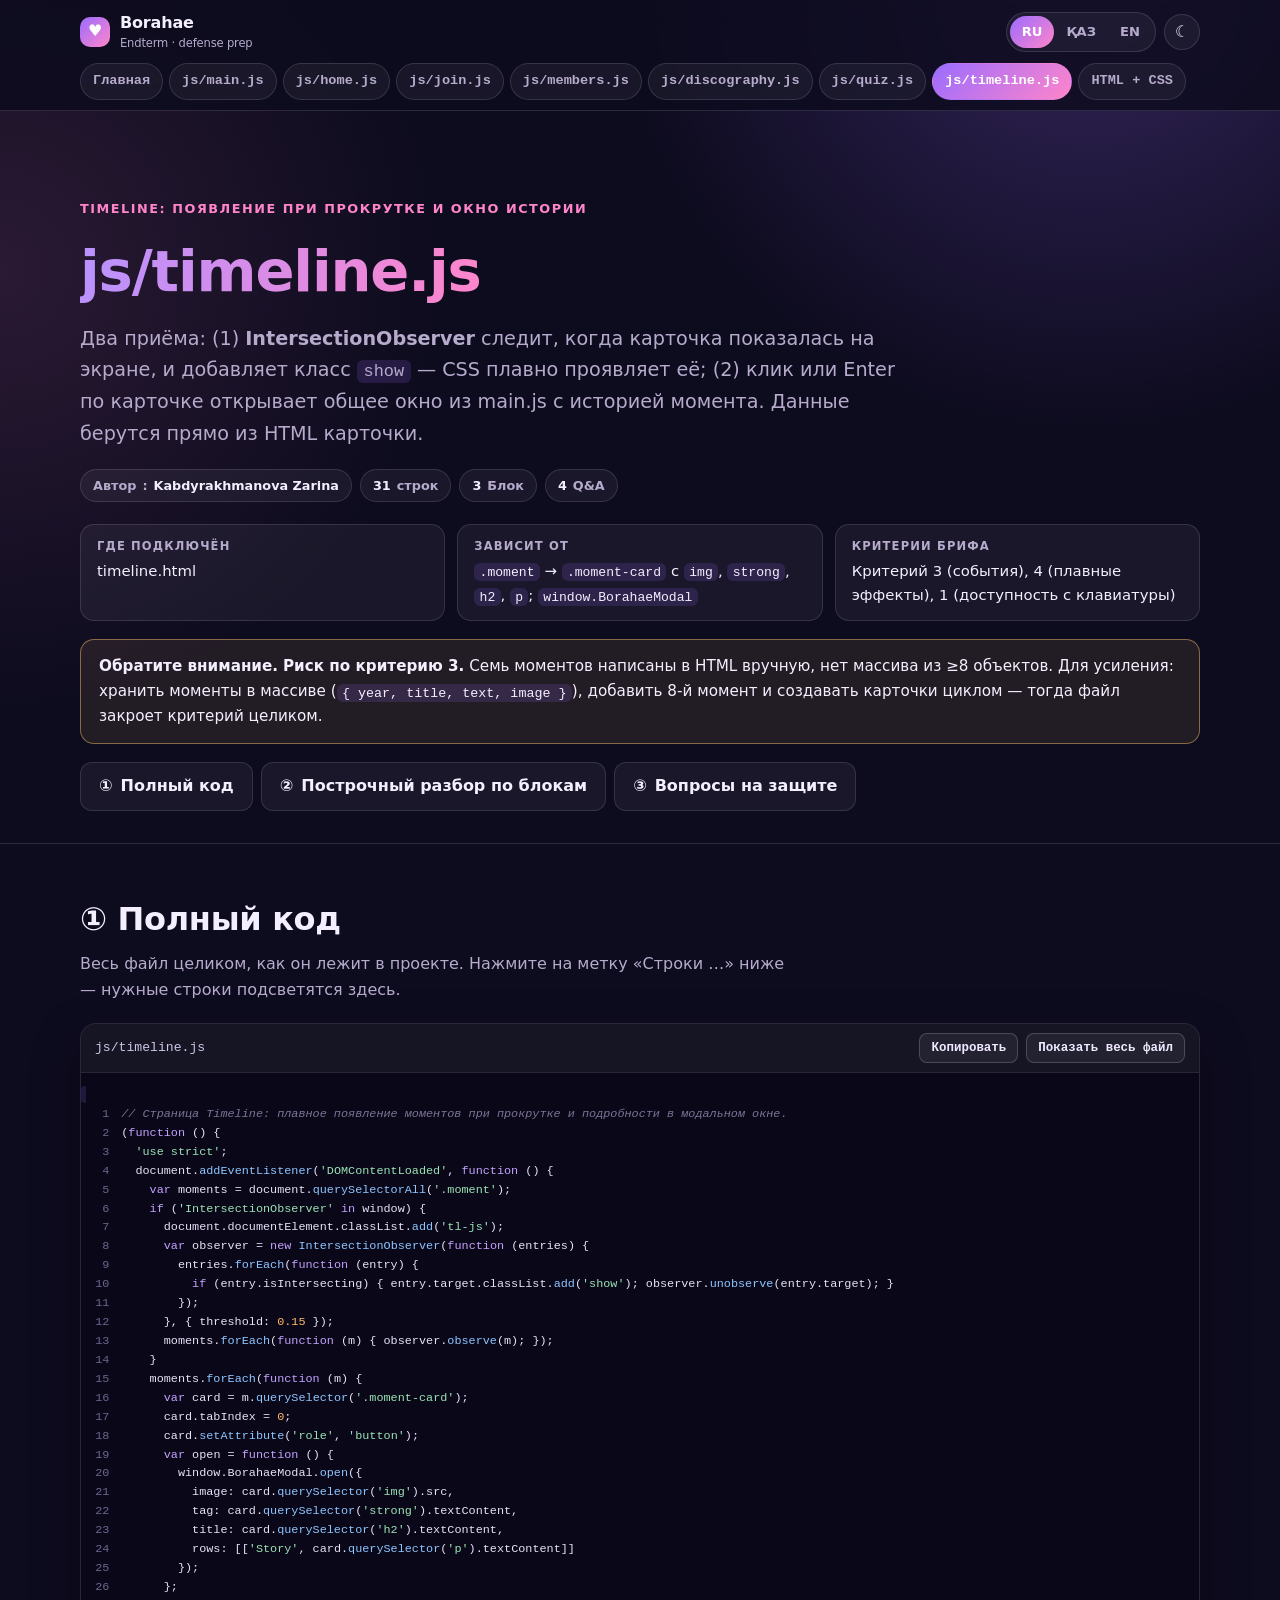
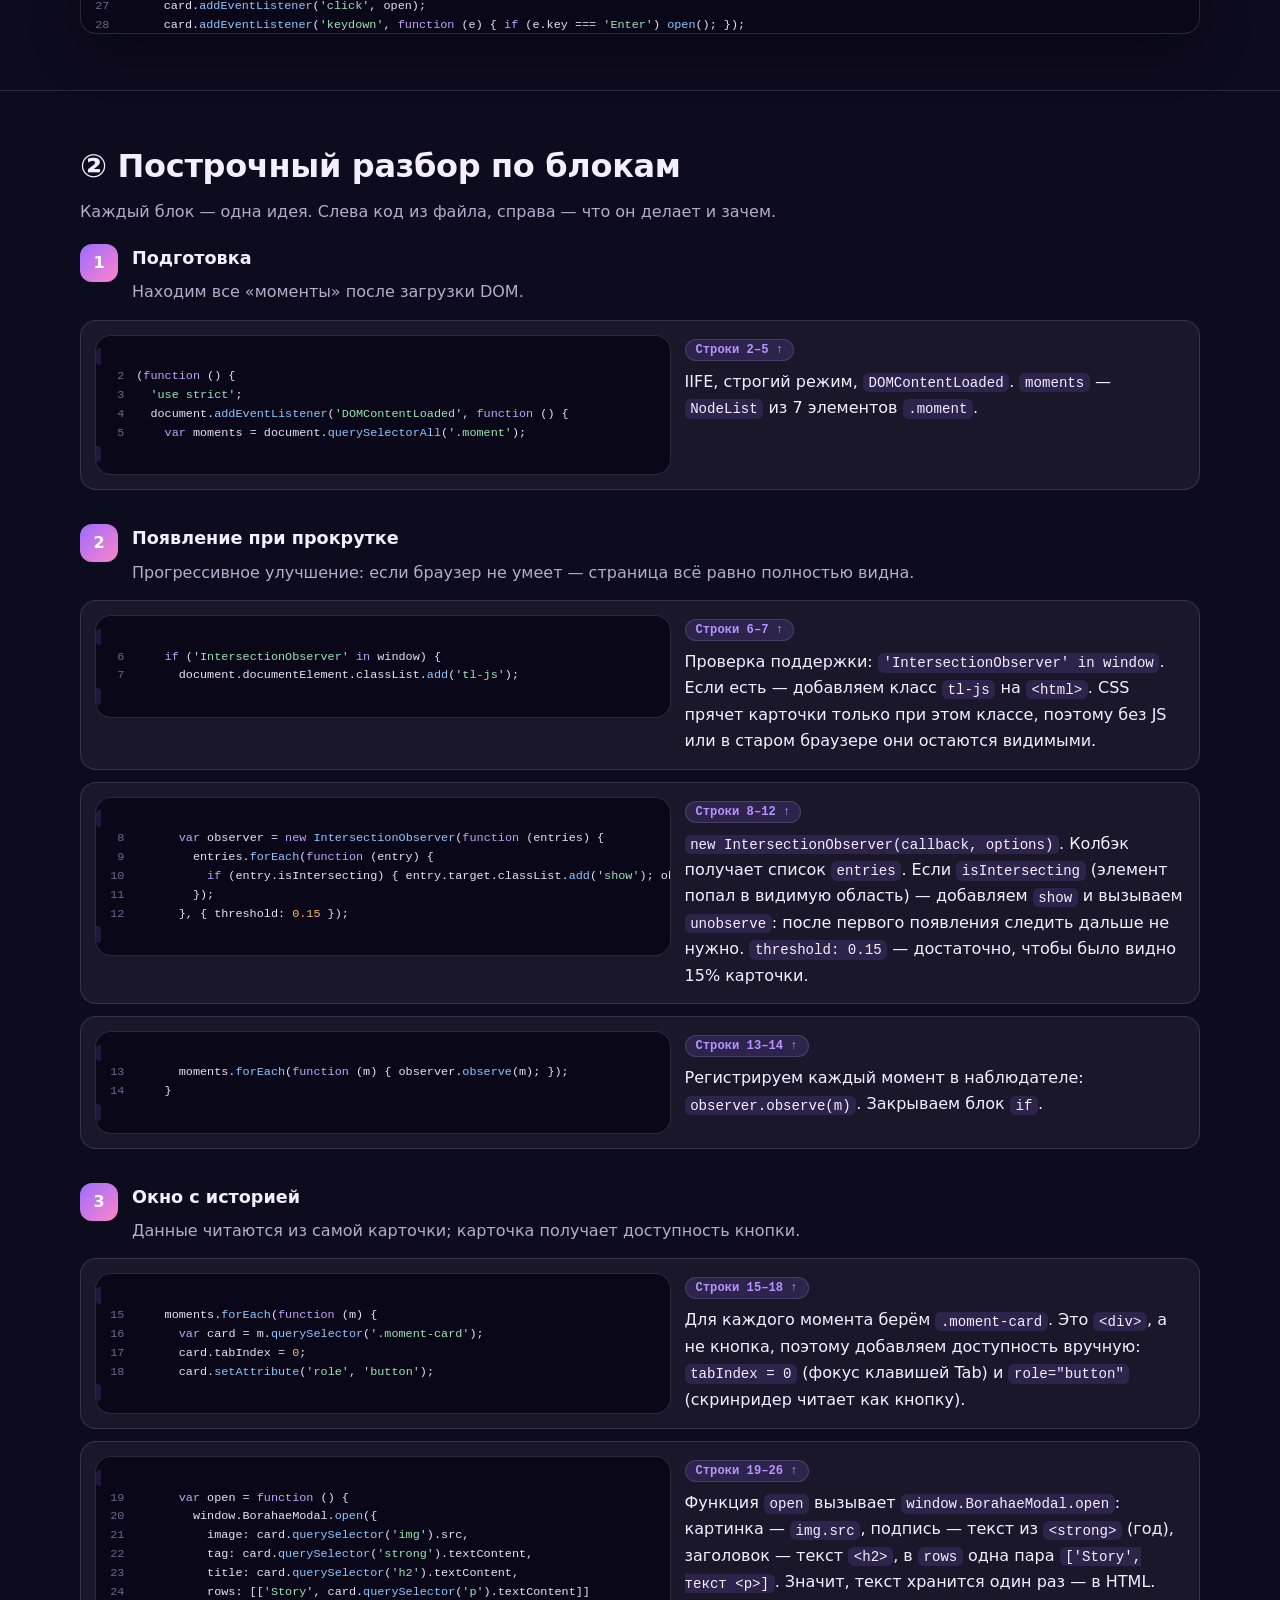
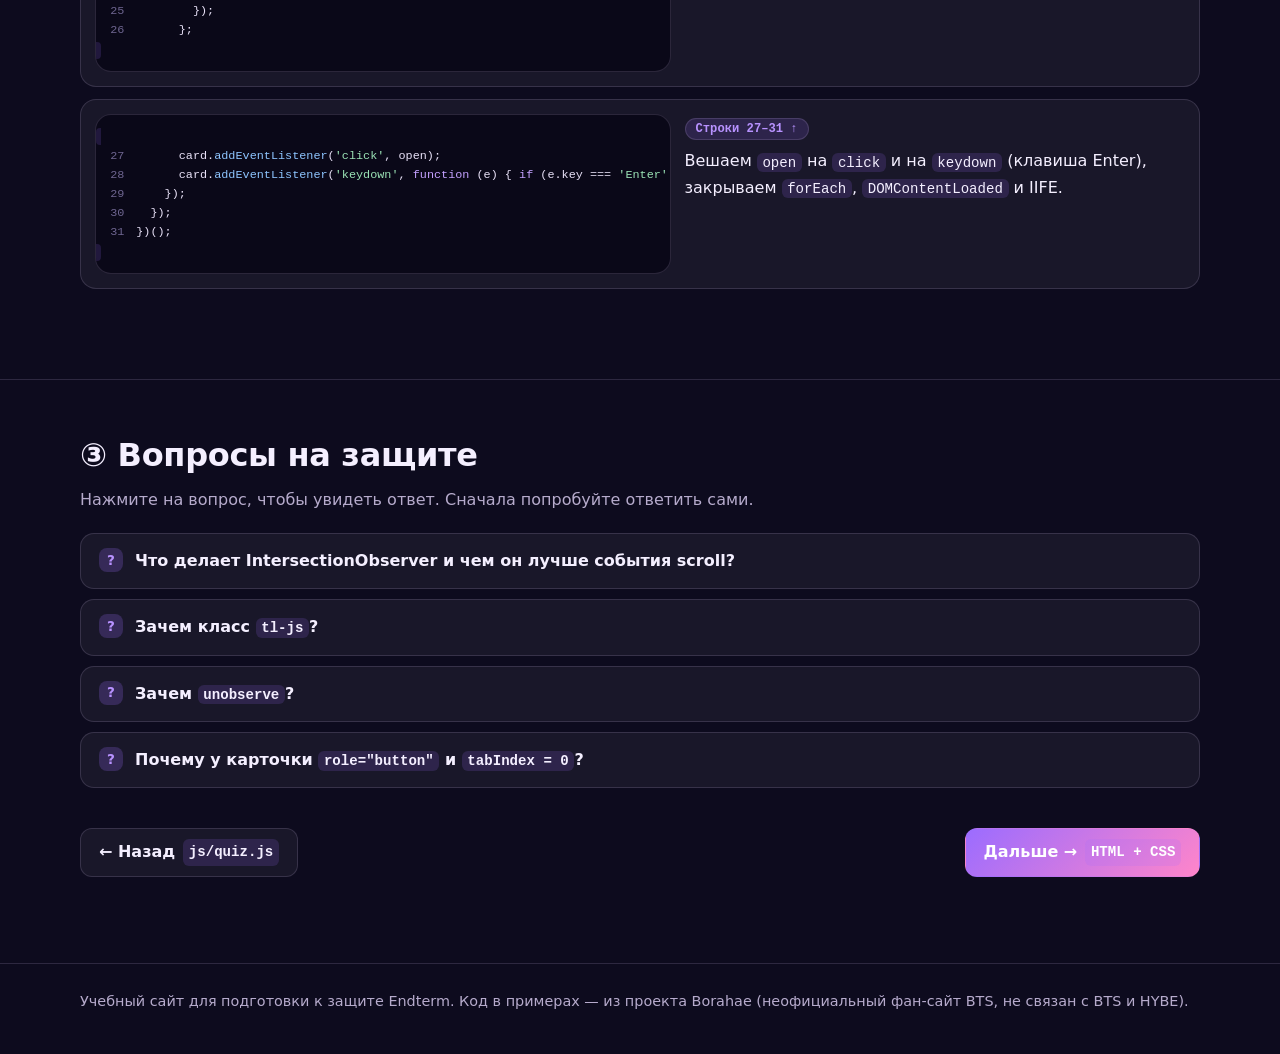
<file: timeline-js.html>
<!DOCTYPE html>
<html lang="ru" data-lang="ru" data-theme="dark">
<head>
<meta charset="UTF-8">
<meta name="viewport" content="width=device-width, initial-scale=1">
<title>js/timeline.js — Borahae · Endterm prep</title>
<meta name="description" content="Code walkthrough of js/timeline.js">
<link rel="icon" href="data:image/svg+xml,%3Csvg xmlns='http://www.w3.org/2000/svg' viewBox='0 0 32 32'%3E%3Crect width='32' height='32' rx='8' fill='%239b6cff'/%3E%3Ctext x='16' y='22' font-size='18' text-anchor='middle' fill='white'%3E%3C/text%3E%3C/svg%3E">
<script>try{var d=document.documentElement,l=localStorage.getItem('bdp-lang'),t=localStorage.getItem('bdp-theme');if(l){d.setAttribute('data-lang',l);d.setAttribute('lang',l)}if(t)d.setAttribute('data-theme',t)}catch(e){}</script>
<link rel="stylesheet" href="css/site.css">
</head>
<body data-title-ru="js/timeline.js — Borahae · Endterm prep" data-title-kk="js/timeline.js — Borahae · Endterm prep" data-title-en="js/timeline.js — Borahae · Endterm prep">
<header class="site-header">
<div class="wrap">
<div class="bar">
<a class="brand" href="index.html"><i aria-hidden="true">♥</i><span>Borahae<small>Endterm · defense prep</small></span></a>
<div class="tools">
<div class="seg" role="group" aria-label="Language">
<button type="button" data-set-lang="ru" aria-pressed="true">RU</button><button type="button" data-set-lang="kk" aria-pressed="false">ҚАЗ</button><button type="button" data-set-lang="en" aria-pressed="false">EN</button>
</div>
<button class="icon-btn" id="themeBtn" type="button" aria-label="Theme">☾</button>
</div>
</div>
<nav class="filestrip" aria-label="Pages"><a href="index.html"><span class="t" lang="ru">Главная</span><span class="t" lang="kk">Басты бет</span><span class="t" lang="en">Home</span></a><a href="main-js.html">js/main.js</a><a href="home-js.html">js/home.js</a><a href="join-js.html">js/join.js</a><a href="members-js.html">js/members.js</a><a href="discography-js.html">js/discography.js</a><a href="quiz-js.html">js/quiz.js</a><a href="timeline-js.html" aria-current="page">js/timeline.js</a><a href="html-css.html">HTML + CSS</a></nav>
</div>
</header>
<main>

<section class="hero"><div class="wrap">
<span class="eyebrow"><span class="t" lang="ru">Timeline: появление при прокрутке и окно истории</span><span class="t" lang="kk">Timeline: айналдырғанда пайда болу және тарих терезесі</span><span class="t" lang="en">Timeline: scroll reveal and story modal</span></span>
<h1><em>js/timeline.js</em></h1>
<p class="lead"><span class="t" lang="ru">Два приёма: (1) <b>IntersectionObserver</b> следит, когда карточка показалась на экране, и добавляет класс <code>show</code> — CSS плавно проявляет её; (2) клик или Enter по карточке открывает общее окно из main.js с историей момента. Данные берутся прямо из HTML карточки.</span><span class="t" lang="kk">Екі тәсіл: (1) <b>IntersectionObserver</b> карточканың экранда көрінген сәтін бақылап, <code>show</code> класын қосады — CSS оны тегіс көрсетеді; (2) карточканы шерту немесе Enter main.js-тегі ортақ терезені сол сәттің тарихымен ашады. Деректер тікелей карточканың HTML-інен алынады.</span><span class="t" lang="en">Two techniques: (1) <b>IntersectionObserver</b> watches when a card appears on screen and adds class <code>show</code> — CSS fades it in; (2) click or Enter on a card opens the shared modal from main.js with that moment’s story. The data is read straight from the card’s HTML.</span></p>
<div class="chips"><span class="chip"><span class="t" lang="ru">Автор</span><span class="t" lang="kk">Авторы</span><span class="t" lang="en">Author</span>: <b>Kabdyrakhmanova Zarina</b></span><span class="chip"><b>31</b> <span class="t" lang="ru">строк</span><span class="t" lang="kk">жол</span><span class="t" lang="en">lines</span></span><span class="chip"><b>3</b> <span class="t" lang="ru">Блок</span><span class="t" lang="kk">Блок</span><span class="t" lang="en">Block</span></span><span class="chip"><b>4</b> Q&amp;A</span></div>
<dl class="meta"><div><dt><span class="t" lang="ru">Где подключён</span><span class="t" lang="kk">Қай жерде қосылған</span><span class="t" lang="en">Loaded on</span></dt><dd><span class="t" lang="ru">timeline.html</span><span class="t" lang="kk">timeline.html</span><span class="t" lang="en">timeline.html</span></dd></div><div><dt><span class="t" lang="ru">Зависит от</span><span class="t" lang="kk">Тәуелді</span><span class="t" lang="en">Depends on</span></dt><dd><span class="t" lang="ru"><code>.moment</code> → <code>.moment-card</code> с <code>img</code>, <code>strong</code>, <code>h2</code>, <code>p</code>; <code>window.BorahaeModal</code></span><span class="t" lang="kk"><code>img</code>, <code>strong</code>, <code>h2</code>, <code>p</code> бар <code>.moment</code> → <code>.moment-card</code>; <code>window.BorahaeModal</code></span><span class="t" lang="en"><code>.moment</code> → <code>.moment-card</code> with <code>img</code>, <code>strong</code>, <code>h2</code>, <code>p</code>; <code>window.BorahaeModal</code></span></dd></div><div><dt><span class="t" lang="ru">Критерии брифа</span><span class="t" lang="kk">Бриф критерийлері</span><span class="t" lang="en">Brief criteria</span></dt><dd><span class="t" lang="ru">Критерий 3 (события), 4 (плавные эффекты), 1 (доступность с клавиатуры)</span><span class="t" lang="kk">3 (оқиғалар), 4 (тегіс эффектілер), 1 (пернетақтамен қолжетімділік) критерийлері</span><span class="t" lang="en">Criteria 3 (events), 4 (smooth effects), 1 (keyboard access)</span></dd></div></dl>
<div class="note"><b><span class="t" lang="ru">Обратите внимание</span><span class="t" lang="kk">Назар аударыңыз</span><span class="t" lang="en">Heads-up</span>.</b> <span class="t" lang="ru"><b>Риск по критерию 3.</b> Семь моментов написаны в HTML вручную, нет массива из ≥8 объектов. Для усиления: хранить моменты в массиве (<code>{ year, title, text, image }</code>), добавить 8-й момент и создавать карточки циклом — тогда файл закроет критерий целиком.</span><span class="t" lang="kk"><b>3-критерий бойынша тәуекел.</b> Жеті сәт HTML-де қолмен жазылған, ≥8 нысаннан тұратын массив жоқ. Күшейту үшін: сәттерді массивте сақтау (<code>{ year, title, text, image }</code>), 8-ші сәтті қосу және карточкаларды циклмен жасау — сонда файл критерийді толық жабады.</span><span class="t" lang="en"><b>Risk for criterion 3.</b> The seven moments are written by hand in HTML and there is no array of ≥8 objects. To strengthen: store moments in an array (<code>{ year, title, text, image }</code>), add an 8th moment and create cards in a loop — then the file covers the criterion fully.</span></div>
<div class="toc"><a class="btn" href="#full">① <span class="t" lang="ru">Полный код</span><span class="t" lang="kk">Толық код</span><span class="t" lang="en">Full code</span></a><a class="btn" href="#walkthrough">② <span class="t" lang="ru">Построчный разбор по блокам</span><span class="t" lang="kk">Блок-блокпен жолма-жол талдау</span><span class="t" lang="en">Line-by-line walkthrough by blocks</span></a><a class="btn" href="#qa">③ <span class="t" lang="ru">Вопросы на защите</span><span class="t" lang="kk">Қорғаудағы сұрақтар</span><span class="t" lang="en">Defense questions</span></a></div>
</div></section>
<section class="section" id="full"><div class="wrap">
<h2>① <span class="t" lang="ru">Полный код</span><span class="t" lang="kk">Толық код</span><span class="t" lang="en">Full code</span></h2><p class="sub"><span class="t" lang="ru">Весь файл целиком, как он лежит в проекте. Нажмите на метку «Строки …» ниже — нужные строки подсветятся здесь.</span><span class="t" lang="kk">Файл жобадағыдай толық. Төмендегі «Жолдар …» белгісін басыңыз — қажетті жолдар осы жерде түспен көрсетіледі.</span><span class="t" lang="en">The whole file exactly as it is in the project. Click a “Lines …” badge below and those lines are highlighted here.</span></p>
<div class="codebox"><div class="codebar"><span>js/timeline.js</span><span class="sp"><button type="button" data-copy="fullcode"><span class="t" lang="ru">Копировать</span><span class="t" lang="kk">Көшіру</span><span class="t" lang="en">Copy</span></button><button type="button" data-expand="fullcode" aria-expanded="false"><span class="when-closed"><span class="t" lang="ru">Показать весь файл</span><span class="t" lang="kk">Бүкіл файлды көрсету</span><span class="t" lang="en">Show whole file</span></span><span class="when-open" style="display:none"><span class="t" lang="ru">Свернуть</span><span class="t" lang="kk">Жинау</span><span class="t" lang="en">Collapse</span></span></button></span></div>
<pre class="code full" id="fullcode"><code><span class="l" data-n="1"><i>1</i><span class="c"><span class="tok-c">// Страница Timeline: плавное появление моментов при прокрутке и подробности в модальном окне.</span></span></span><span class="l" data-n="2"><i>2</i><span class="c">(<span class="tok-k">function</span> () {</span></span><span class="l" data-n="3"><i>3</i><span class="c">  <span class="tok-s">'use strict'</span>;</span></span><span class="l" data-n="4"><i>4</i><span class="c">  document.<span class="tok-f">addEventListener</span>(<span class="tok-s">'DOMContentLoaded'</span>, <span class="tok-k">function</span> () {</span></span><span class="l" data-n="5"><i>5</i><span class="c">    <span class="tok-k">var</span> moments = document.<span class="tok-f">querySelectorAll</span>(<span class="tok-s">'.moment'</span>);</span></span><span class="l" data-n="6"><i>6</i><span class="c">    <span class="tok-k">if</span> (<span class="tok-s">'IntersectionObserver'</span> <span class="tok-k">in</span> window) {</span></span><span class="l" data-n="7"><i>7</i><span class="c">      document.documentElement.classList.<span class="tok-f">add</span>(<span class="tok-s">'tl-js'</span>);</span></span><span class="l" data-n="8"><i>8</i><span class="c">      <span class="tok-k">var</span> observer = <span class="tok-k">new</span> <span class="tok-f">IntersectionObserver</span>(<span class="tok-k">function</span> (entries) {</span></span><span class="l" data-n="9"><i>9</i><span class="c">        entries.<span class="tok-f">forEach</span>(<span class="tok-k">function</span> (entry) {</span></span><span class="l" data-n="10"><i>10</i><span class="c">          <span class="tok-k">if</span> (entry.isIntersecting) { entry.target.classList.<span class="tok-f">add</span>(<span class="tok-s">'show'</span>); observer.<span class="tok-f">unobserve</span>(entry.target); }</span></span><span class="l" data-n="11"><i>11</i><span class="c">        });</span></span><span class="l" data-n="12"><i>12</i><span class="c">      }, { threshold: <span class="tok-n">0.15</span> });</span></span><span class="l" data-n="13"><i>13</i><span class="c">      moments.<span class="tok-f">forEach</span>(<span class="tok-k">function</span> (m) { observer.<span class="tok-f">observe</span>(m); });</span></span><span class="l" data-n="14"><i>14</i><span class="c">    }</span></span><span class="l" data-n="15"><i>15</i><span class="c">    moments.<span class="tok-f">forEach</span>(<span class="tok-k">function</span> (m) {</span></span><span class="l" data-n="16"><i>16</i><span class="c">      <span class="tok-k">var</span> card = m.<span class="tok-f">querySelector</span>(<span class="tok-s">'.moment-card'</span>);</span></span><span class="l" data-n="17"><i>17</i><span class="c">      card.tabIndex = <span class="tok-n">0</span>;</span></span><span class="l" data-n="18"><i>18</i><span class="c">      card.<span class="tok-f">setAttribute</span>(<span class="tok-s">'role'</span>, <span class="tok-s">'button'</span>);</span></span><span class="l" data-n="19"><i>19</i><span class="c">      <span class="tok-k">var</span> open = <span class="tok-k">function</span> () {</span></span><span class="l" data-n="20"><i>20</i><span class="c">        window.BorahaeModal.<span class="tok-f">open</span>({</span></span><span class="l" data-n="21"><i>21</i><span class="c">          image: card.<span class="tok-f">querySelector</span>(<span class="tok-s">'img'</span>).src,</span></span><span class="l" data-n="22"><i>22</i><span class="c">          tag: card.<span class="tok-f">querySelector</span>(<span class="tok-s">'strong'</span>).textContent,</span></span><span class="l" data-n="23"><i>23</i><span class="c">          title: card.<span class="tok-f">querySelector</span>(<span class="tok-s">'h2'</span>).textContent,</span></span><span class="l" data-n="24"><i>24</i><span class="c">          rows: [[<span class="tok-s">'Story'</span>, card.<span class="tok-f">querySelector</span>(<span class="tok-s">'p'</span>).textContent]]</span></span><span class="l" data-n="25"><i>25</i><span class="c">        });</span></span><span class="l" data-n="26"><i>26</i><span class="c">      };</span></span><span class="l" data-n="27"><i>27</i><span class="c">      card.<span class="tok-f">addEventListener</span>(<span class="tok-s">'click'</span>, open);</span></span><span class="l" data-n="28"><i>28</i><span class="c">      card.<span class="tok-f">addEventListener</span>(<span class="tok-s">'keydown'</span>, <span class="tok-k">function</span> (e) { <span class="tok-k">if</span> (e.key === <span class="tok-s">'Enter'</span>) <span class="tok-f">open</span>(); });</span></span><span class="l" data-n="29"><i>29</i><span class="c">    });</span></span><span class="l" data-n="30"><i>30</i><span class="c">  });</span></span><span class="l" data-n="31"><i>31</i><span class="c">})();</span></span></code></pre></div>
</div></section>
<section class="section" id="walkthrough"><div class="wrap">
<h2>② <span class="t" lang="ru">Построчный разбор по блокам</span><span class="t" lang="kk">Блок-блокпен жолма-жол талдау</span><span class="t" lang="en">Line-by-line walkthrough by blocks</span></h2><p class="sub"><span class="t" lang="ru">Каждый блок — одна идея. Слева код из файла, справа — что он делает и зачем.</span><span class="t" lang="kk">Әр блок — бір идея. Сол жақта файлдағы код, оң жақта — ол не істейді және неге.</span><span class="t" lang="en">Each block is one idea. Code from the file on the left, what it does and why on the right.</span></p>
<div class="block"><div class="blockhead"><span class="no">1</span><div><h3><span class="t" lang="ru">Подготовка</span><span class="t" lang="kk">Дайындық</span><span class="t" lang="en">Setup</span></h3><p><span class="t" lang="ru">Находим все «моменты» после загрузки DOM.</span><span class="t" lang="kk">DOM жүктелгеннен кейін барлық «сәтті» табамыз.</span><span class="t" lang="en">Find all “moments” after the DOM has loaded.</span></p></div></div><div class="item"><div class="codebox"><pre class="code "><code><span class="l" data-n="2"><i>2</i><span class="c">(<span class="tok-k">function</span> () {</span></span><span class="l" data-n="3"><i>3</i><span class="c">  <span class="tok-s">'use strict'</span>;</span></span><span class="l" data-n="4"><i>4</i><span class="c">  document.<span class="tok-f">addEventListener</span>(<span class="tok-s">'DOMContentLoaded'</span>, <span class="tok-k">function</span> () {</span></span><span class="l" data-n="5"><i>5</i><span class="c">    <span class="tok-k">var</span> moments = document.<span class="tok-f">querySelectorAll</span>(<span class="tok-s">'.moment'</span>);</span></span></code></pre></div><div class="why"><button type="button" class="linebtn" data-from="2" data-to="5" title="↑"><span class="t" lang="ru">Строки 2–5</span><span class="t" lang="kk">Жолдар 2–5</span><span class="t" lang="en">Lines 2–5</span> ↑</button><p><span class="t" lang="ru">IIFE, строгий режим, <code>DOMContentLoaded</code>. <code>moments</code> — <code>NodeList</code> из 7 элементов <code>.moment</code>.</span><span class="t" lang="kk">IIFE, қатаң режим, <code>DOMContentLoaded</code>. <code>moments</code> — 7 <code>.moment</code> элементінен тұратын <code>NodeList</code>.</span><span class="t" lang="en">IIFE, strict mode, <code>DOMContentLoaded</code>. <code>moments</code> is a <code>NodeList</code> of 7 <code>.moment</code> elements.</span></p></div></div></div><div class="block"><div class="blockhead"><span class="no">2</span><div><h3><span class="t" lang="ru">Появление при прокрутке</span><span class="t" lang="kk">Айналдырғанда пайда болу</span><span class="t" lang="en">Scroll reveal</span></h3><p><span class="t" lang="ru">Прогрессивное улучшение: если браузер не умеет — страница всё равно полностью видна.</span><span class="t" lang="kk">Прогрессивті жақсарту: браузер қолдамаса да, бет толық көрінеді.</span><span class="t" lang="en">Progressive enhancement: if the browser cannot do it, the page is still fully visible.</span></p></div></div><div class="item"><div class="codebox"><pre class="code "><code><span class="l" data-n="6"><i>6</i><span class="c">    <span class="tok-k">if</span> (<span class="tok-s">'IntersectionObserver'</span> <span class="tok-k">in</span> window) {</span></span><span class="l" data-n="7"><i>7</i><span class="c">      document.documentElement.classList.<span class="tok-f">add</span>(<span class="tok-s">'tl-js'</span>);</span></span></code></pre></div><div class="why"><button type="button" class="linebtn" data-from="6" data-to="7" title="↑"><span class="t" lang="ru">Строки 6–7</span><span class="t" lang="kk">Жолдар 6–7</span><span class="t" lang="en">Lines 6–7</span> ↑</button><p><span class="t" lang="ru">Проверка поддержки: <code>'IntersectionObserver' in window</code>. Если есть — добавляем класс <code>tl-js</code> на <code>&lt;html&gt;</code>. CSS прячет карточки только при этом классе, поэтому без JS или в старом браузере они остаются видимыми.</span><span class="t" lang="kk">Қолдауды тексеру: <code>'IntersectionObserver' in window</code>. Бар болса — <code>&lt;html&gt;</code>-ге <code>tl-js</code> класын қосамыз. CSS карточкаларды тек осы класс болғанда жасырады, сондықтан JS жоқта немесе ескі браузерде олар көрінетін күйде қалады.</span><span class="t" lang="en">Feature check: <code>'IntersectionObserver' in window</code>. If supported, add class <code>tl-js</code> on <code>&lt;html&gt;</code>. CSS hides cards only with that class, so without JS or in an old browser they stay visible.</span></p></div></div><div class="item"><div class="codebox"><pre class="code "><code><span class="l" data-n="8"><i>8</i><span class="c">      <span class="tok-k">var</span> observer = <span class="tok-k">new</span> <span class="tok-f">IntersectionObserver</span>(<span class="tok-k">function</span> (entries) {</span></span><span class="l" data-n="9"><i>9</i><span class="c">        entries.<span class="tok-f">forEach</span>(<span class="tok-k">function</span> (entry) {</span></span><span class="l" data-n="10"><i>10</i><span class="c">          <span class="tok-k">if</span> (entry.isIntersecting) { entry.target.classList.<span class="tok-f">add</span>(<span class="tok-s">'show'</span>); observer.<span class="tok-f">unobserve</span>(entry.target); }</span></span><span class="l" data-n="11"><i>11</i><span class="c">        });</span></span><span class="l" data-n="12"><i>12</i><span class="c">      }, { threshold: <span class="tok-n">0.15</span> });</span></span></code></pre></div><div class="why"><button type="button" class="linebtn" data-from="8" data-to="12" title="↑"><span class="t" lang="ru">Строки 8–12</span><span class="t" lang="kk">Жолдар 8–12</span><span class="t" lang="en">Lines 8–12</span> ↑</button><p><span class="t" lang="ru"><code>new IntersectionObserver(callback, options)</code>. Колбэк получает список <code>entries</code>. Если <code>isIntersecting</code> (элемент попал в видимую область) — добавляем <code>show</code> и вызываем <code>unobserve</code>: после первого появления следить дальше не нужно. <code>threshold: 0.15</code> — достаточно, чтобы было видно 15% карточки.</span><span class="t" lang="kk"><code>new IntersectionObserver(callback, options)</code>. Колбэк <code>entries</code> тізімін алады. <code>isIntersecting</code> болса (элемент көрінетін аймаққа түсті) — <code>show</code> қосып, <code>unobserve</code> шақырамыз: бірінші пайда болғаннан кейін әрі қарай бақылау қажет емес. <code>threshold: 0.15</code> — карточканың 15%-ы көрінуі жеткілікті.</span><span class="t" lang="en"><code>new IntersectionObserver(callback, options)</code>. The callback gets a list of <code>entries</code>. If <code>isIntersecting</code> (the element entered the viewport) — add <code>show</code> and call <code>unobserve</code>: no need to keep watching after the first appearance. <code>threshold: 0.15</code> — enough that 15% of the card is visible.</span></p></div></div><div class="item"><div class="codebox"><pre class="code "><code><span class="l" data-n="13"><i>13</i><span class="c">      moments.<span class="tok-f">forEach</span>(<span class="tok-k">function</span> (m) { observer.<span class="tok-f">observe</span>(m); });</span></span><span class="l" data-n="14"><i>14</i><span class="c">    }</span></span></code></pre></div><div class="why"><button type="button" class="linebtn" data-from="13" data-to="14" title="↑"><span class="t" lang="ru">Строки 13–14</span><span class="t" lang="kk">Жолдар 13–14</span><span class="t" lang="en">Lines 13–14</span> ↑</button><p><span class="t" lang="ru">Регистрируем каждый момент в наблюдателе: <code>observer.observe(m)</code>. Закрываем блок <code>if</code>.</span><span class="t" lang="kk">Әр сәтті бақылаушыда тіркейміз: <code>observer.observe(m)</code>. <code>if</code> блогын жабамыз.</span><span class="t" lang="en">Register each moment with the observer: <code>observer.observe(m)</code>. Close the <code>if</code> block.</span></p></div></div></div><div class="block"><div class="blockhead"><span class="no">3</span><div><h3><span class="t" lang="ru">Окно с историей</span><span class="t" lang="kk">Тарих терезесі</span><span class="t" lang="en">Story modal</span></h3><p><span class="t" lang="ru">Данные читаются из самой карточки; карточка получает доступность кнопки.</span><span class="t" lang="kk">Деректер карточканың өзінен оқылады; карточка батырма қолжетімділігін алады.</span><span class="t" lang="en">Data is read from the card itself; the card gets button accessibility.</span></p></div></div><div class="item"><div class="codebox"><pre class="code "><code><span class="l" data-n="15"><i>15</i><span class="c">    moments.<span class="tok-f">forEach</span>(<span class="tok-k">function</span> (m) {</span></span><span class="l" data-n="16"><i>16</i><span class="c">      <span class="tok-k">var</span> card = m.<span class="tok-f">querySelector</span>(<span class="tok-s">'.moment-card'</span>);</span></span><span class="l" data-n="17"><i>17</i><span class="c">      card.tabIndex = <span class="tok-n">0</span>;</span></span><span class="l" data-n="18"><i>18</i><span class="c">      card.<span class="tok-f">setAttribute</span>(<span class="tok-s">'role'</span>, <span class="tok-s">'button'</span>);</span></span></code></pre></div><div class="why"><button type="button" class="linebtn" data-from="15" data-to="18" title="↑"><span class="t" lang="ru">Строки 15–18</span><span class="t" lang="kk">Жолдар 15–18</span><span class="t" lang="en">Lines 15–18</span> ↑</button><p><span class="t" lang="ru">Для каждого момента берём <code>.moment-card</code>. Это <code>&lt;div&gt;</code>, а не кнопка, поэтому добавляем доступность вручную: <code>tabIndex = 0</code> (фокус клавишей Tab) и <code>role="button"</code> (скринридер читает как кнопку).</span><span class="t" lang="kk">Әр сәт үшін <code>.moment-card</code> аламыз. Бұл батырма емес, <code>&lt;div&gt;</code>, сондықтан қолжетімділікті қолмен қосамыз: <code>tabIndex = 0</code> (Tab пернесімен фокус) және <code>role="button"</code> (экран оқу құралы оны батырма деп оқиды).</span><span class="t" lang="en">For each moment take its <code>.moment-card</code>. It is a <code>&lt;div&gt;</code>, not a button, so accessibility is added by hand: <code>tabIndex = 0</code> (focus with Tab) and <code>role="button"</code> (read as a button by screen readers).</span></p></div></div><div class="item"><div class="codebox"><pre class="code "><code><span class="l" data-n="19"><i>19</i><span class="c">      <span class="tok-k">var</span> open = <span class="tok-k">function</span> () {</span></span><span class="l" data-n="20"><i>20</i><span class="c">        window.BorahaeModal.<span class="tok-f">open</span>({</span></span><span class="l" data-n="21"><i>21</i><span class="c">          image: card.<span class="tok-f">querySelector</span>(<span class="tok-s">'img'</span>).src,</span></span><span class="l" data-n="22"><i>22</i><span class="c">          tag: card.<span class="tok-f">querySelector</span>(<span class="tok-s">'strong'</span>).textContent,</span></span><span class="l" data-n="23"><i>23</i><span class="c">          title: card.<span class="tok-f">querySelector</span>(<span class="tok-s">'h2'</span>).textContent,</span></span><span class="l" data-n="24"><i>24</i><span class="c">          rows: [[<span class="tok-s">'Story'</span>, card.<span class="tok-f">querySelector</span>(<span class="tok-s">'p'</span>).textContent]]</span></span><span class="l" data-n="25"><i>25</i><span class="c">        });</span></span><span class="l" data-n="26"><i>26</i><span class="c">      };</span></span></code></pre></div><div class="why"><button type="button" class="linebtn" data-from="19" data-to="26" title="↑"><span class="t" lang="ru">Строки 19–26</span><span class="t" lang="kk">Жолдар 19–26</span><span class="t" lang="en">Lines 19–26</span> ↑</button><p><span class="t" lang="ru">Функция <code>open</code> вызывает <code>window.BorahaeModal.open</code>: картинка — <code>img.src</code>, подпись — текст из <code>&lt;strong&gt;</code> (год), заголовок — текст <code>&lt;h2&gt;</code>, в <code>rows</code> одна пара <code>['Story', текст &lt;p&gt;]</code>. Значит, текст хранится один раз — в HTML.</span><span class="t" lang="kk"><code>open</code> функциясы <code>window.BorahaeModal.open</code> шақырады: сурет — <code>img.src</code>, жазу — <code>&lt;strong&gt;</code> мәтіні (жыл), тақырып — <code>&lt;h2&gt;</code> мәтіні, <code>rows</code>-та бір жұп <code>['Story', &lt;p&gt; мәтіні]</code>. Яғни мәтін бір рет — HTML-де сақталады.</span><span class="t" lang="en">Function <code>open</code> calls <code>window.BorahaeModal.open</code>: image — <code>img.src</code>, tag — text of <code>&lt;strong&gt;</code> (year), title — text of <code>&lt;h2&gt;</code>, <code>rows</code> has one pair <code>['Story', text of &lt;p&gt;]</code>. So the text is stored once — in the HTML.</span></p></div></div><div class="item"><div class="codebox"><pre class="code "><code><span class="l" data-n="27"><i>27</i><span class="c">      card.<span class="tok-f">addEventListener</span>(<span class="tok-s">'click'</span>, open);</span></span><span class="l" data-n="28"><i>28</i><span class="c">      card.<span class="tok-f">addEventListener</span>(<span class="tok-s">'keydown'</span>, <span class="tok-k">function</span> (e) { <span class="tok-k">if</span> (e.key === <span class="tok-s">'Enter'</span>) <span class="tok-f">open</span>(); });</span></span><span class="l" data-n="29"><i>29</i><span class="c">    });</span></span><span class="l" data-n="30"><i>30</i><span class="c">  });</span></span><span class="l" data-n="31"><i>31</i><span class="c">})();</span></span></code></pre></div><div class="why"><button type="button" class="linebtn" data-from="27" data-to="31" title="↑"><span class="t" lang="ru">Строки 27–31</span><span class="t" lang="kk">Жолдар 27–31</span><span class="t" lang="en">Lines 27–31</span> ↑</button><p><span class="t" lang="ru">Вешаем <code>open</code> на <code>click</code> и на <code>keydown</code> (клавиша Enter), закрываем <code>forEach</code>, <code>DOMContentLoaded</code> и IIFE.</span><span class="t" lang="kk"><code>open</code> функциясын <code>click</code> және <code>keydown</code> (Enter пернесі) оқиғасына іліп, <code>forEach</code>, <code>DOMContentLoaded</code> және IIFE-ні жабамыз.</span><span class="t" lang="en">Attach <code>open</code> to <code>click</code> and <code>keydown</code> (Enter key), close <code>forEach</code>, <code>DOMContentLoaded</code> and the IIFE.</span></p></div></div></div>
</div></section>
<section class="section" id="qa"><div class="wrap">
<h2>③ <span class="t" lang="ru">Вопросы на защите</span><span class="t" lang="kk">Қорғаудағы сұрақтар</span><span class="t" lang="en">Defense questions</span></h2><p class="sub"><span class="t" lang="ru">Нажмите на вопрос, чтобы увидеть ответ. Сначала попробуйте ответить сами.</span><span class="t" lang="kk">Жауапты көру үшін сұрақты басыңыз. Алдымен өзіңіз жауап беріп көріңіз.</span><span class="t" lang="en">Click a question to see the answer. Try answering it yourself first.</span></p>
<details class="qa"><summary><span><span class="t" lang="ru">Что делает IntersectionObserver и чем он лучше события scroll?</span><span class="t" lang="kk">IntersectionObserver не істейді және scroll оқиғасынан несімен жақсы?</span><span class="t" lang="en">What does IntersectionObserver do and why is it better than the scroll event?</span></span></summary><div class="ans"><div class="t" lang="ru">Сообщает, когда элемент входит в область видимости. Браузер сам оптимизирует проверку, не нужно вручную считать позиции на каждом <code>scroll</code> — меньше нагрузки на страницу.</div><div class="t" lang="kk">Элемент көру аймағына кірген кезде хабарлайды. Браузер тексеруді өзі оңтайландырады, әр <code>scroll</code> сайын орындарды қолмен есептеудің қажеті жоқ — беттің жүктемесі аз.</div><div class="t" lang="en">It reports when an element enters the viewport. The browser optimises the check itself, so you do not compute positions on every <code>scroll</code> — less load on the page.</div></div></details><details class="qa"><summary><span><span class="t" lang="ru">Зачем класс <code>tl-js</code>?</span><span class="t" lang="kk"><code>tl-js</code> класы неге керек?</span><span class="t" lang="en">Why the <code>tl-js</code> class?</span></span></summary><div class="ans"><div class="t" lang="ru">Чтобы CSS скрывал карточки только если JS работает. Если JS не загрузился, карточки видны сразу, а не остаются невидимыми навсегда.</div><div class="t" lang="kk">CSS карточкаларды тек JS жұмыс істесе ғана жасыруы үшін. JS жүктелмесе, карточкалар бірден көрінеді, мәңгі көрінбей қалмайды.</div><div class="t" lang="en">So CSS hides cards only when JS works. If JS fails to load, the cards are visible at once instead of staying invisible forever.</div></div></details><details class="qa"><summary><span><span class="t" lang="ru">Зачем <code>unobserve</code>?</span><span class="t" lang="kk"><code>unobserve</code> неге керек?</span><span class="t" lang="en">Why <code>unobserve</code>?</span></span></summary><div class="ans"><div class="t" lang="ru">Анимация нужна один раз. После появления перестаём следить — меньше работы, и карточка не «мигает» при повторной прокрутке.</div><div class="t" lang="kk">Анимация бір рет қана қажет. Пайда болғаннан кейін бақылауды тоқтатамыз — жұмыс аз, ал қайта айналдырғанда карточка «жыпылықтамайды».</div><div class="t" lang="en">The animation is needed once. After it appears we stop watching — less work and the card does not “blink” on re-scroll.</div></div></details><details class="qa"><summary><span><span class="t" lang="ru">Почему у карточки <code>role="button"</code> и <code>tabIndex = 0</code>?</span><span class="t" lang="kk">Карточкада <code>role="button"</code> және <code>tabIndex = 0</code> неге бар?</span><span class="t" lang="en">Why <code>role="button"</code> and <code>tabIndex = 0</code> on the card?</span></span></summary><div class="ans"><div class="t" lang="ru"><code>div</code> по умолчанию не получает фокус и не воспринимается как кнопка. Эти два атрибута дают клавиатурный доступ (Tab + Enter) — требование критерия 1.</div><div class="t" lang="kk"><code>div</code> әдепкіде фокус алмайды және батырма ретінде қабылданбайды. Бұл екі атрибут пернетақта қолжетімділігін (Tab + Enter) береді — 1-критерийдің талабы.</div><div class="t" lang="en">A <code>div</code> is not focusable and not seen as a button by default. These two attributes give keyboard access (Tab + Enter) — a criterion 1 requirement.</div></div></details>
<div class="pager"><a class="btn" href="quiz-js.html"><span class="t" lang="ru">← Назад</span><span class="t" lang="kk">← Артқа</span><span class="t" lang="en">← Previous</span> <code>js/quiz.js</code></a><a class="btn primary" href="html-css.html"><span class="t" lang="ru">Дальше →</span><span class="t" lang="kk">Әрі қарай →</span><span class="t" lang="en">Next →</span> <code>HTML + CSS</code></a></div>
</div></section>
</main>
<footer><div class="wrap"><span class="t" lang="ru">Учебный сайт для подготовки к защите Endterm. Код в примерах — из проекта Borahae (неофициальный фан-сайт BTS, не связан с BTS и HYBE).</span><span class="t" lang="kk">Endterm қорғауына дайындалуға арналған оқу сайты. Мысалдардағы код — Borahae жобасынан (BTS-тің бейресми фан-сайты, BTS және HYBE-мен байланысы жоқ).</span><span class="t" lang="en">A study site for preparing the Endterm defense. Code examples come from the Borahae project (an unofficial BTS fan site, not affiliated with BTS or HYBE).</span></div></footer>
<button class="totop" type="button" aria-label="Back to top">↑</button>
<script src="js/site.js"></script>
</body>
</html>
</file>
<file: css/site.css>
/* Borahae — Endterm defense prep · site styles */
:root{
  color-scheme:dark;
  --bg:#0d0b1e;--bg2:#17123a;--card:rgba(255,255,255,.05);--card2:rgba(255,255,255,.08);
  --line:rgba(225,205,255,.15);--text:#f4efff;--muted:#b6abcc;
  --violet:#9b6cff;--violet2:#b892ff;--pink:#ff85ca;
  --good:#5be3a4;--warn:#ffc86b;--bad:#ff6b8a;--info:#7cc4ff;
  --code-bg:#0a0818;--code-line:rgba(255,255,255,.08);--code-text:#e8e1f7;
  --tok-com:#7d7396;--tok-str:#9be3b6;--tok-kw:#c4a1ff;--tok-num:#ffb86b;--tok-fn:#8ec5ff;--tok-re:#ff9bd0;--tok-tag:#ff85ca;--tok-attr:#ffc86b;--tok-var:#8ec5ff;
  --sans:ui-sans-serif,system-ui,-apple-system,"Segoe UI",Roboto,"Helvetica Neue",Arial,sans-serif;
  --mono:ui-monospace,"SF Mono",SFMono-Regular,Menlo,Consolas,"Liberation Mono",monospace;
  --r:16px;
}
[data-theme="light"]{
  color-scheme:light;
  --bg:#f6f1ff;--bg2:#ece0ff;--card:rgba(255,255,255,.8);--card2:#fff;
  --line:rgba(90,50,160,.2);--text:#1d1237;--muted:#5d4f7a;
  --violet:#6a3fd1;--violet2:#7a52c9;--pink:#c4318c;
  --good:#0b8a58;--warn:#a86a00;--bad:#c42050;--info:#1769b0;
}
*{box-sizing:border-box}
html{scroll-behavior:smooth;scroll-padding-top:120px}
body{margin:0;font-family:var(--sans);background:var(--bg);color:var(--text);line-height:1.65;font-size:16px;
  background-image:radial-gradient(circle at 85% -5%,rgba(155,108,255,.28),transparent 30rem),radial-gradient(circle at 0% 30%,rgba(255,133,202,.12),transparent 28rem);
  background-attachment:fixed;overflow-x:hidden}
a{color:var(--violet2);text-underline-offset:3px}
a:hover{color:var(--pink)}
:focus-visible{outline:2px solid var(--pink);outline-offset:3px;border-radius:6px}
code{font-family:var(--mono);font-size:.88em;background:rgba(155,108,255,.16);padding:.12em .4em;border-radius:6px;overflow-wrap:anywhere}
.sr-only{position:absolute;width:1px;height:1px;overflow:hidden;clip:rect(0 0 0 0);white-space:nowrap}
.wrap{width:min(1120px,100% - 32px);margin-inline:auto}

/* i18n: only the active language is displayed */
html[data-lang="ru"] .t:not([lang="ru"]),html[data-lang="kk"] .t:not([lang="kk"]),html[data-lang="en"] .t:not([lang="en"]){display:none}

/* header */
.site-header{position:sticky;top:0;z-index:50;background:color-mix(in srgb,var(--bg) 82%,transparent);backdrop-filter:blur(14px);border-bottom:1px solid var(--line)}
.bar{display:flex;align-items:center;gap:12px;padding:10px 0;flex-wrap:wrap}
.brand{display:flex;align-items:center;gap:10px;font-weight:800;color:var(--text);text-decoration:none;letter-spacing:-.01em;margin-right:auto}
.brand i{display:grid;place-items:center;width:30px;height:30px;border-radius:10px;font-style:normal;background:linear-gradient(135deg,var(--violet),var(--pink));color:#fff}
.brand small{display:block;font-weight:500;color:var(--muted);font-size:.72rem;margin-top:-2px}
.tools{display:flex;gap:8px;align-items:center}
.seg{display:inline-flex;border:1px solid var(--line);border-radius:999px;padding:3px;background:var(--card)}
.seg button{border:0;background:transparent;color:var(--muted);font:inherit;font-size:.82rem;font-weight:700;padding:5px 12px;border-radius:999px;cursor:pointer}
.seg button[aria-pressed="true"]{background:linear-gradient(135deg,var(--violet),var(--pink));color:#fff}
.icon-btn{border:1px solid var(--line);background:var(--card);color:var(--text);width:36px;height:36px;border-radius:999px;cursor:pointer;font-size:1rem}
.filestrip{display:flex;gap:6px;overflow-x:auto;padding:0 0 10px;scrollbar-width:thin;-webkit-overflow-scrolling:touch}
.filestrip a{flex:none;text-decoration:none;color:var(--muted);font-size:.85rem;font-weight:600;padding:6px 12px;border-radius:999px;border:1px solid var(--line);background:var(--card);font-family:var(--mono)}
.filestrip a:hover{color:var(--text);border-color:var(--violet)}
.filestrip a[aria-current="page"]{color:#fff;background:linear-gradient(135deg,var(--violet),var(--pink));border-color:transparent}

/* hero & headings */
.hero{padding:clamp(36px,7vw,84px) 0 clamp(18px,3vw,32px)}
.eyebrow{display:inline-flex;align-items:center;gap:8px;font-size:.8rem;letter-spacing:.12em;text-transform:uppercase;color:var(--pink);font-weight:700}
h1{font-size:clamp(2rem,5.4vw,3.6rem);line-height:1.08;margin:.35em 0 .3em;letter-spacing:-.02em}
h1 em,h2 em{font-style:normal;background:linear-gradient(100deg,var(--violet2),var(--pink));-webkit-background-clip:text;background-clip:text;color:transparent}
h2{font-size:clamp(1.4rem,3vw,2rem);margin:0 0 .4em;letter-spacing:-.01em;line-height:1.2}
h3{font-size:1.1rem;margin:0 0 .35em}
.lead{font-size:clamp(1.02rem,1.6vw,1.2rem);color:var(--muted);max-width:68ch}
.chips{display:flex;gap:8px;flex-wrap:wrap;margin:16px 0 0}
.chip{display:inline-flex;align-items:center;gap:6px;font-size:.8rem;font-weight:700;padding:5px 12px;border-radius:999px;border:1px solid var(--line);background:var(--card);color:var(--muted)}
.chip b{color:var(--text)}
.section{padding:clamp(28px,5vw,56px) 0;border-top:1px solid var(--line)}
.section>.wrap>p.sub{color:var(--muted);max-width:70ch;margin:.2em 0 1.2em}
.btn{display:inline-flex;align-items:center;gap:8px;padding:10px 18px;border-radius:12px;font-weight:700;text-decoration:none;border:1px solid var(--line);color:var(--text);background:var(--card);cursor:pointer;font:inherit;font-weight:700}
.btn.primary{background:linear-gradient(135deg,var(--violet),var(--pink));color:#fff;border-color:transparent}
.btn:hover{transform:translateY(-1px);box-shadow:0 8px 24px rgba(155,108,255,.28);color:inherit}
.btn.primary:hover{color:#fff}
.btn-row{display:flex;gap:10px;flex-wrap:wrap;margin-top:20px}

/* cards & grids */
.grid{display:grid;gap:14px}
.g2{grid-template-columns:repeat(auto-fit,minmax(min(100%,320px),1fr))}
.g3{grid-template-columns:repeat(auto-fit,minmax(min(100%,250px),1fr))}
.card{background:var(--card);border:1px solid var(--line);border-radius:var(--r);padding:18px 20px}
.card ul,.card ol{margin:.4em 0 0;padding-left:1.2em}
.card li{margin:.35em 0}
.filecard{display:flex;flex-direction:column;gap:6px;text-decoration:none;color:var(--text);transition:transform .2s,border-color .2s,box-shadow .2s}
.filecard:hover{transform:translateY(-3px);border-color:var(--violet);box-shadow:0 14px 34px rgba(155,108,255,.22);color:var(--text)}
.filecard .fn{font-family:var(--mono);font-weight:700;font-size:1.05rem;color:var(--violet2)}
.filecard p{margin:0;color:var(--muted);font-size:.92rem}
.badge{display:inline-block;font-size:.72rem;font-weight:800;padding:2px 9px;border-radius:999px;letter-spacing:.03em}
.badge.ok{background:rgba(91,227,164,.16);color:var(--good)}
.badge.warn{background:rgba(255,200,107,.16);color:var(--warn)}
.badge.bad{background:rgba(255,107,138,.16);color:var(--bad)}
.badge.check{background:rgba(124,196,255,.16);color:var(--info)}
.badge.own{background:rgba(155,108,255,.2);color:var(--violet2)}

/* tables */
.tablewrap{overflow-x:auto;border:1px solid var(--line);border-radius:var(--r);background:var(--card)}
table{border-collapse:collapse;width:100%;min-width:640px}
th,td{padding:11px 14px;text-align:left;vertical-align:top;border-bottom:1px solid var(--line);font-size:.93rem}
th{font-size:.76rem;letter-spacing:.08em;text-transform:uppercase;color:var(--muted)}
tr:last-child td{border-bottom:0}
td.pts{font-weight:800;white-space:nowrap}

/* risk boxes */
.risk{border-left:4px solid var(--info);border-radius:12px;background:var(--card);border-top:1px solid var(--line);border-right:1px solid var(--line);border-bottom:1px solid var(--line);padding:14px 18px;margin:0 0 12px}
.risk.high{border-left-color:var(--bad)}.risk.mid{border-left-color:var(--warn)}.risk.low{border-left-color:var(--violet)}
.risk h3{display:flex;gap:10px;align-items:center;flex-wrap:wrap}
.risk p{margin:.3em 0 0;color:var(--muted)}
.note{border:1px solid rgba(255,200,107,.45);background:rgba(255,200,107,.09);border-radius:14px;padding:14px 18px;margin:18px 0 0;font-size:.95rem}
[data-theme="light"] .note{background:rgba(255,200,107,.2)}

/* meta grid on file pages */
.meta{display:grid;grid-template-columns:repeat(auto-fit,minmax(min(100%,240px),1fr));gap:12px;margin-top:22px}
.meta div{background:var(--card);border:1px solid var(--line);border-radius:14px;padding:12px 16px}
.meta dt{font-size:.72rem;text-transform:uppercase;letter-spacing:.1em;color:var(--muted);font-weight:700}
.meta dd{margin:.2em 0 0;font-size:.93rem}
.toc{display:flex;gap:8px;flex-wrap:wrap;margin-top:18px}

/* code */
.codebox{border:1px solid var(--line);border-radius:var(--r);overflow:hidden;background:var(--code-bg);box-shadow:0 18px 50px rgba(0,0,0,.28)}
.codebar{display:flex;align-items:center;gap:10px;padding:9px 14px;background:rgba(255,255,255,.05);border-bottom:1px solid var(--code-line);color:#cfc5e6;font-family:var(--mono);font-size:.82rem;flex-wrap:wrap}
.codebar .sp{margin-left:auto;display:flex;gap:8px}
.codebar button{font:inherit;font-size:.78rem;font-weight:700;border:1px solid rgba(255,255,255,.18);background:rgba(255,255,255,.06);color:#efe9ff;padding:4px 11px;border-radius:8px;cursor:pointer}
.codebar button:hover{border-color:var(--pink)}
pre.code{margin:0;overflow:auto;font-family:var(--mono);font-size:.84rem;line-height:1.6;color:var(--code-text);padding:10px 0;tab-size:2}
pre.code.full{max-height:560px}
pre.code.full.open{max-height:none}
pre.code .l{display:block;padding:0 16px 0 0;white-space:pre;min-width:max-content}
pre.code .l i{display:inline-block;width:3.4em;padding-right:1em;text-align:right;color:#6e6590;font-style:normal;user-select:none}
pre.code.nonum .l{padding-left:16px}
pre.code .l.hl{background:rgba(155,108,255,.28);box-shadow:inset 3px 0 0 var(--pink)}
pre.code .gap{display:block;color:#6e6590;padding-left:4.4em}
.tok-c{color:var(--tok-com);font-style:italic}.tok-s{color:var(--tok-str)}.tok-k{color:var(--tok-kw)}.tok-n{color:var(--tok-num)}.tok-f{color:var(--tok-fn)}.tok-r{color:var(--tok-re)}.tok-t{color:var(--tok-tag)}.tok-a{color:var(--tok-attr)}.tok-v{color:var(--tok-var)}

/* walkthrough */
.block{margin:0 0 34px}
.blockhead{display:flex;gap:14px;align-items:flex-start;margin-bottom:14px}
.blockhead .no{flex:none;display:grid;place-items:center;width:38px;height:38px;border-radius:12px;background:linear-gradient(135deg,var(--violet),var(--pink));color:#fff;font-weight:800}
.blockhead p{margin:.1em 0 0;color:var(--muted)}
.item{display:grid;gap:14px;grid-template-columns:minmax(0,1.15fr) minmax(0,1fr);align-items:start;padding:14px;margin-bottom:12px;background:var(--card);border:1px solid var(--line);border-radius:var(--r)}
.item .codebox{box-shadow:none}
.item .why{min-width:0}
.item .why p{margin:0}
.linebtn{font-family:var(--mono);font-size:.76rem;font-weight:800;padding:3px 10px;margin-bottom:8px;border-radius:999px;border:1px solid var(--line);background:rgba(155,108,255,.16);color:var(--violet2);cursor:pointer}
.linebtn:hover{border-color:var(--pink);color:var(--pink)}
@media (max-width:860px){.item{grid-template-columns:minmax(0,1fr)}}

/* Q&A */
details.qa{border:1px solid var(--line);border-radius:14px;background:var(--card);margin-bottom:10px;overflow:hidden}
details.qa summary{cursor:pointer;padding:14px 18px;font-weight:700;list-style:none;display:flex;gap:12px;align-items:flex-start}
details.qa summary::-webkit-details-marker{display:none}
details.qa summary::before{content:"?";flex:none;display:grid;place-items:center;width:24px;height:24px;border-radius:8px;background:rgba(155,108,255,.22);color:var(--violet2);font-size:.85rem}
details.qa[open] summary::before{content:"✓";background:rgba(91,227,164,.2);color:var(--good)}
details.qa .ans{padding:0 18px 16px 54px;color:var(--muted)}

/* checklist & timer */
.checklist{list-style:none;margin:0;padding:0;display:grid;gap:8px}
.checklist label{display:flex;gap:12px;align-items:flex-start;padding:11px 14px;border:1px solid var(--line);border-radius:12px;background:var(--card);cursor:pointer}
.checklist input{margin-top:.3em;width:18px;height:18px;accent-color:var(--violet)}
.checklist input:checked+span{color:var(--muted);text-decoration:line-through}
.progress{height:10px;border-radius:999px;background:var(--card2);border:1px solid var(--line);overflow:hidden;margin:10px 0 16px}
.progress>span{display:block;height:100%;width:0;background:linear-gradient(90deg,var(--violet),var(--pink));transition:width .35s}
.timer{display:flex;align-items:center;gap:18px;flex-wrap:wrap}
.timer .clock{font-family:var(--mono);font-size:clamp(2.2rem,6vw,3.4rem);font-weight:800;letter-spacing:.04em;min-width:5ch}
.timer .phase{color:var(--muted);font-weight:700}
.timer.warn .clock{color:var(--warn)}.timer.over .clock{color:var(--bad)}
.steps{margin:.5em 0 0;padding-left:1.25em}.steps li{margin:.4em 0}
dl.gl{display:grid;grid-template-columns:minmax(0,230px) minmax(0,1fr);gap:0;margin:0;border:1px solid var(--line);border-radius:var(--r);overflow:hidden;background:var(--card)}
dl.gl dt,dl.gl dd{padding:12px 16px;margin:0;border-bottom:1px solid var(--line)}
dl.gl dt{font-family:var(--mono);font-weight:700;color:var(--violet2)}
dl.gl dt:last-of-type,dl.gl dd:last-of-type{border-bottom:0}
@media (max-width:640px){dl.gl{grid-template-columns:1fr}dl.gl dt{border-bottom:0;padding-bottom:0}}

.pager{display:flex;justify-content:space-between;gap:12px;flex-wrap:wrap;padding:30px 0}
footer{border-top:1px solid var(--line);padding:26px 0 40px;color:var(--muted);font-size:.9rem}
.totop{position:fixed;right:18px;bottom:18px;width:44px;height:44px;border-radius:14px;border:0;background:linear-gradient(135deg,var(--violet),var(--pink));color:#fff;font-size:1.2rem;cursor:pointer;opacity:0;visibility:hidden;transition:.25s;z-index:60}
.totop.show{opacity:1;visibility:visible}
@media (prefers-reduced-motion:reduce){*{animation:none!important;transition:none!important;scroll-behavior:auto!important}}
</file>
